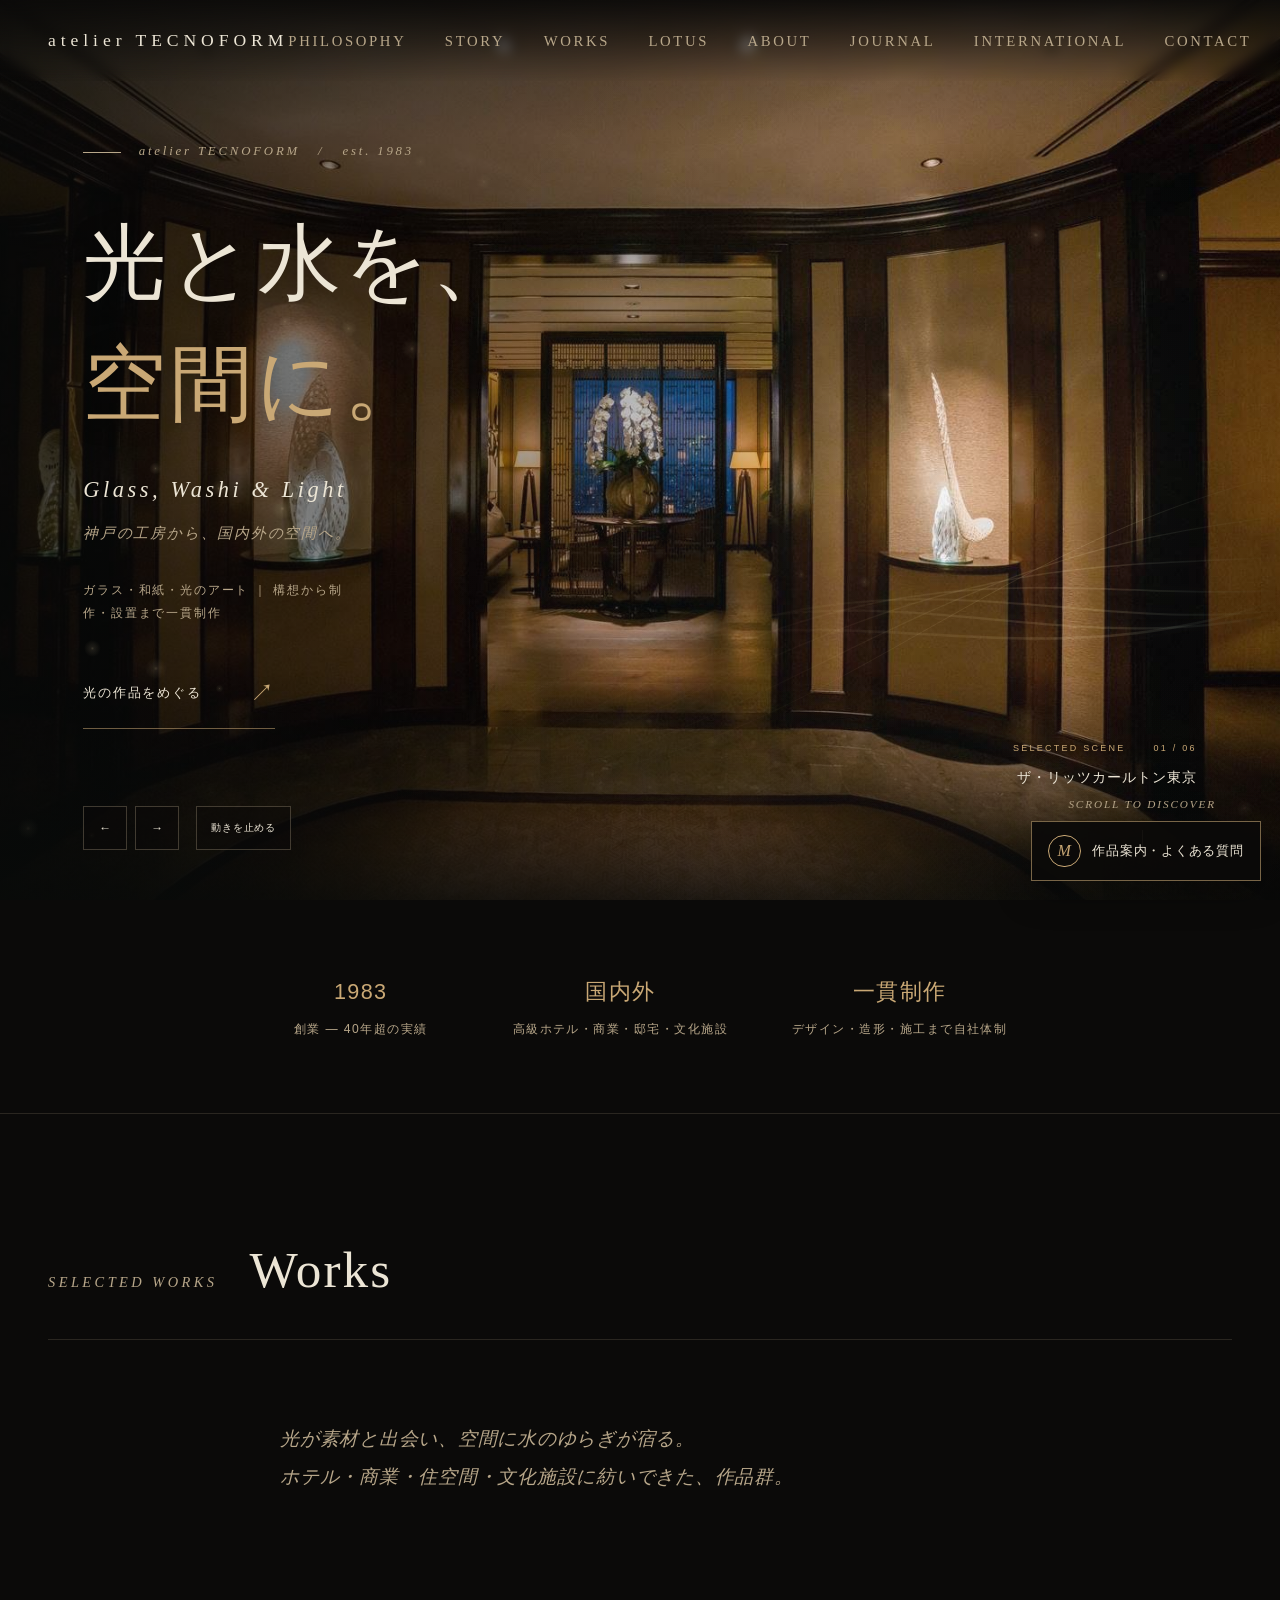
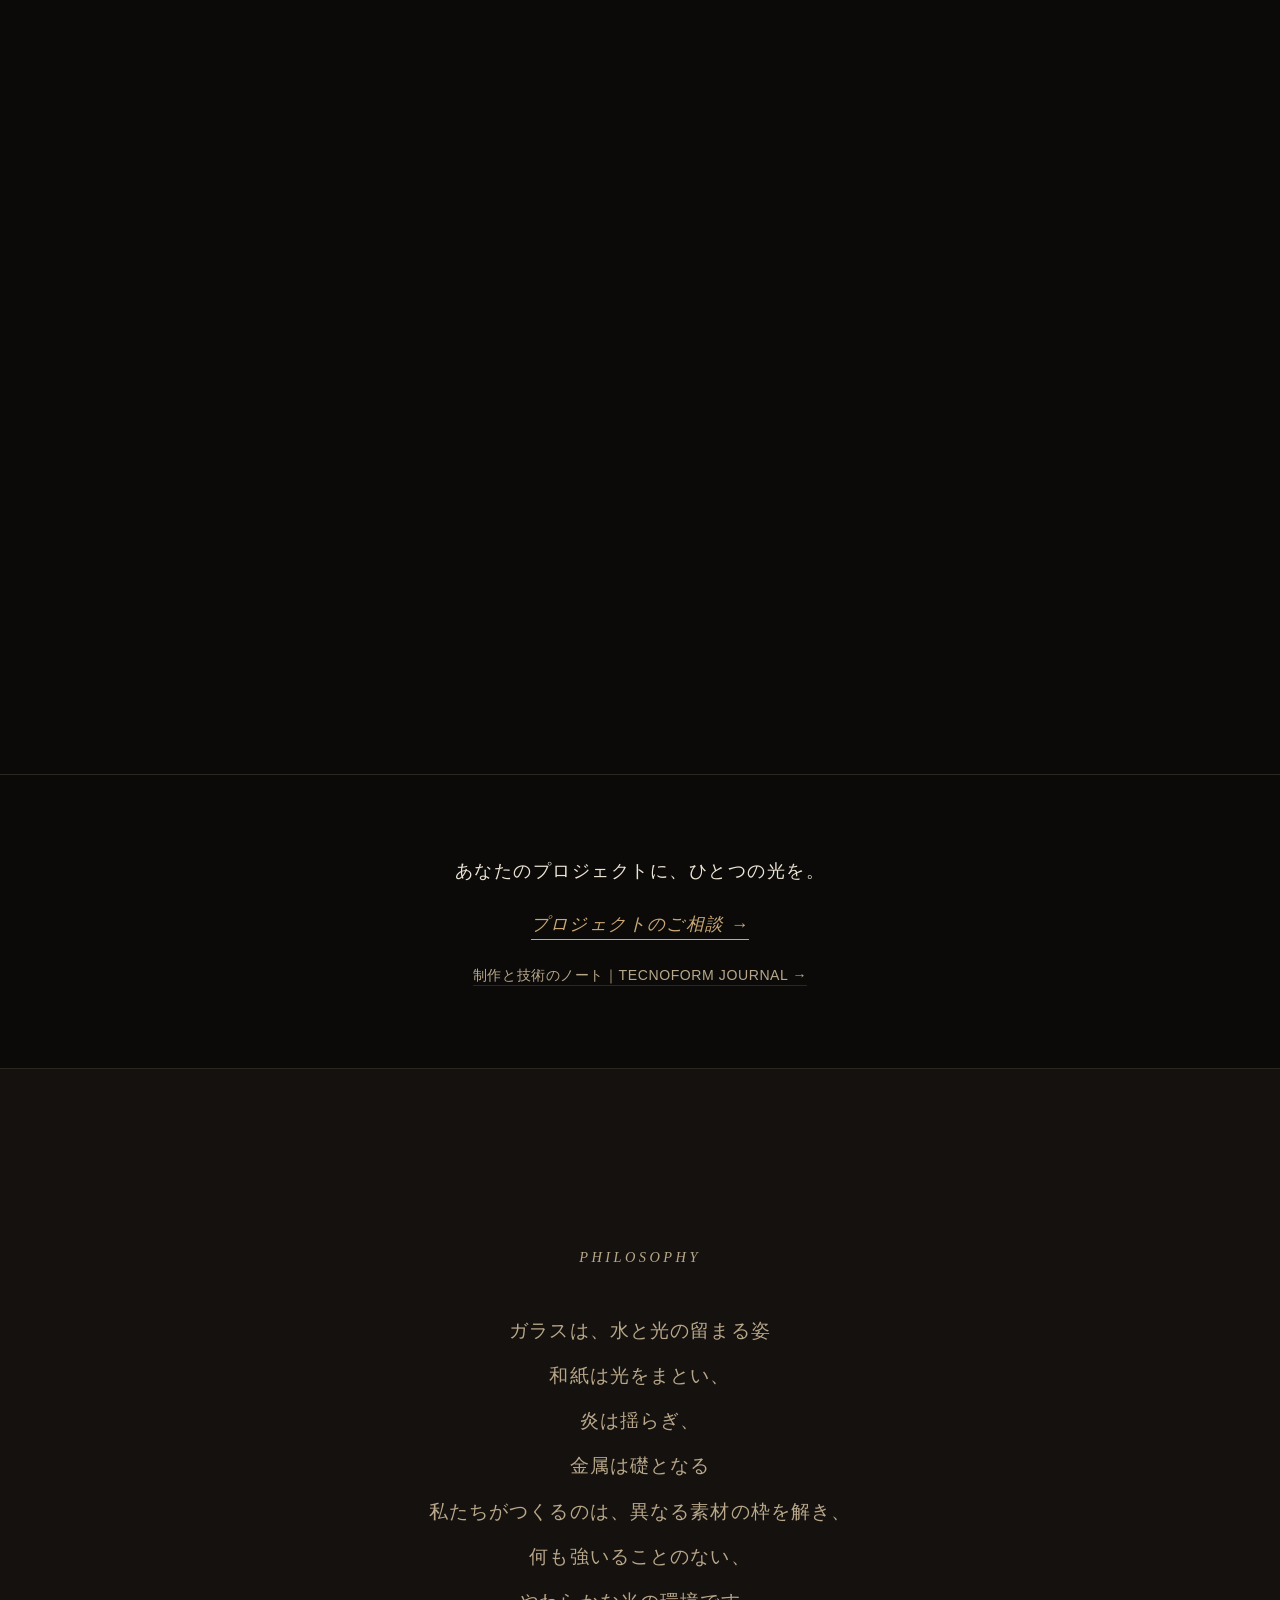
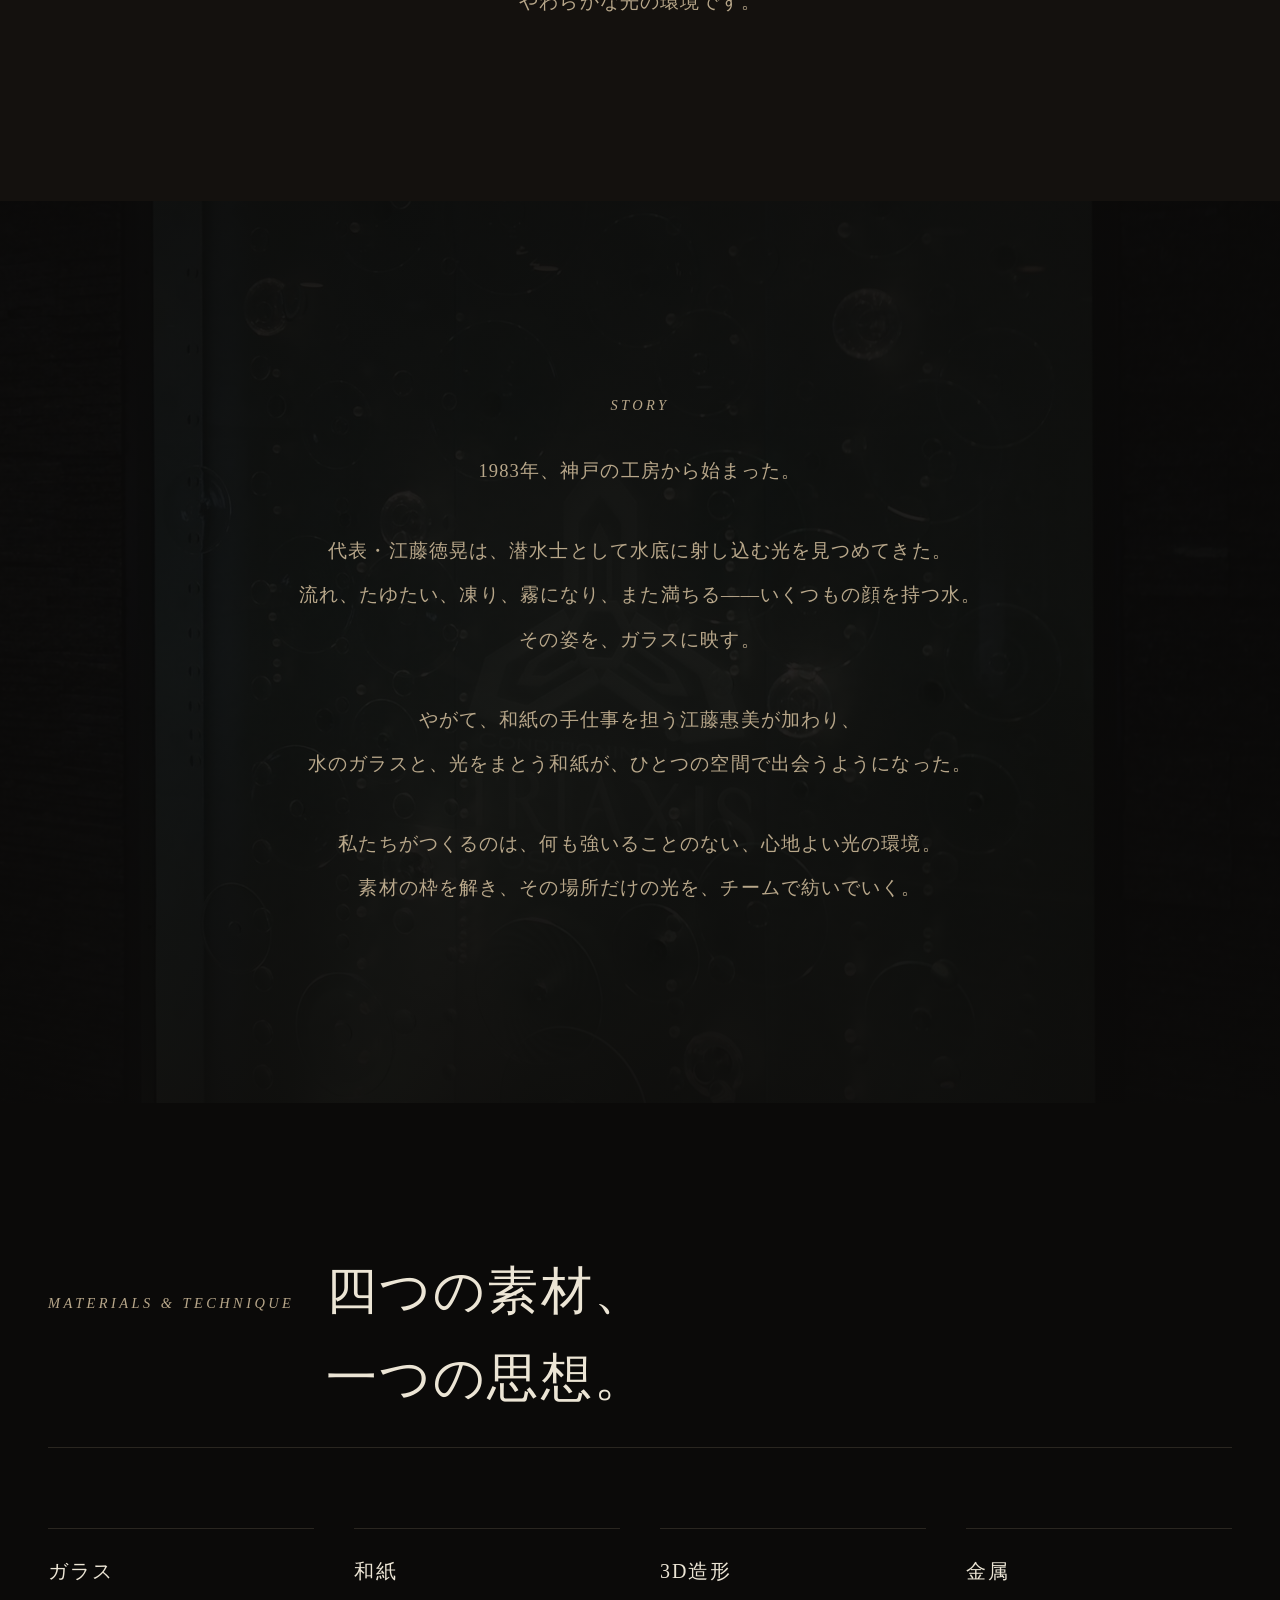
<file: index.html>
<!DOCTYPE html>
<html lang="ja">
<head>
<meta charset="UTF-8">
<!-- SECURITY_POLICY_START -->
<meta http-equiv="Content-Security-Policy" content="default-src 'none'; script-src 'self' https://static.cloudflareinsights.com/beacon.min.js 'sha256-0QXW3SSMK89h4ve4LZ7DhxfIRMof6m4+G/4NlZGAeOc=' 'sha256-Ssh4FKjEw2uCpDaNVX8OOgRW5KGB1gaHVszgd+mEMP4=' 'sha256-uzoPM01A/VZ/MULFYzMTDpdPjyl1V3IcK0tDwSUj8Kg='; script-src-attr 'none'; style-src 'self' 'unsafe-inline' https://fonts.googleapis.com; font-src 'self' https://fonts.gstatic.com; img-src 'self' data:; media-src 'self'; connect-src 'self' https://cloudflareinsights.com https://static.cloudflareinsights.com; object-src 'none'; base-uri 'none'; form-action 'none'; frame-src 'none'; worker-src 'none'">
<meta name="referrer" content="strict-origin-when-cross-origin">
<!-- SECURITY_POLICY_END -->
<meta name="viewport" content="width=device-width, initial-scale=1.0">
<title>ガラスアート・和紙・光の空間制作 | atelier TECNOFORM（神戸・1983〜）</title>
<meta name="description" content="ホテル・商業空間・邸宅・医療施設のガラスアート、和紙照明、光のインスタレーションを、構想から制作・設置まで一貫制作。ザ・リッツ・カールトン東京、三井不動産ほか実績多数。神戸の工房 atelier TECNOFORM。">
<meta name="keywords" content="光と水の作家,江藤徳晃,ガラスアート,和紙照明,パラメトリックデザイン,照明オブジェ,エントランスアート,高級ホテル内装,企業エントランス,邸宅アート,壁面アート,アトリエ,テクノフォルム">
<link rel="icon" type="image/svg+xml" href="favicon.svg">
<link rel="stylesheet" href="mirai.css?v=faq-20261107-1">
<!-- Open Graph -->
<meta property="og:title" content="ガラスアート・和紙・光の空間制作 | atelier TECNOFORM">
<meta property="og:description" content="ホテル・商業・邸宅・医療施設のガラスアート、和紙照明、光のインスタレーション。構想から制作・設置まで一貫制作。神戸の工房 atelier TECNOFORM。">
<meta property="og:type" content="website">
<meta property="og:url" content="https://atelier-tecnoform.com/">
<meta property="og:image" content="https://atelier-tecnoform.com/images/ogp.jpg">
<meta property="og:locale" content="ja_JP">
<meta property="og:site_name" content="atelier TECNOFORM">
<!-- Twitter Card -->
<meta name="twitter:card" content="summary_large_image">
<meta name="twitter:title" content="ガラスアート・和紙・光の空間制作 | atelier TECNOFORM">
<meta name="twitter:description" content="ホテル・商業・邸宅・医療施設のガラスアート、和紙照明、光のインスタレーション。神戸の工房 atelier TECNOFORM。">
<meta name="twitter:image" content="https://atelier-tecnoform.com/images/ogp.jpg">
<link rel="canonical" href="https://atelier-tecnoform.com/">
<link rel="preconnect" href="https://fonts.googleapis.com">
<link rel="preconnect" href="https://fonts.gstatic.com" crossorigin>
<link href="https://fonts.googleapis.com/css2?family=Cormorant+Garamond:ital,wght@0,300;0,400;0,500;1,300;1,400&family=Noto+Serif+JP:wght@200;300;400;500&family=Inter:wght@300;400;500&display=swap" rel="stylesheet">
<style>
:root {
  --ink: #0b0a09;
  --ink-soft: #14110e;
  --paper: #ece5d5;
  --paper-soft: #b8a78a;
  --paper-mute: #6a6258;
  --line: rgba(184, 167, 138, 0.18);
  --accent: #c9a875;
}
* { margin: 0; padding: 0; box-sizing: border-box; }
html { scroll-behavior: smooth; -webkit-font-smoothing: antialiased; }
body {
  background: var(--ink);
  color: var(--paper);
  font-family: 'Inter', 'Noto Serif JP', -apple-system, BlinkMacSystemFont, sans-serif;
  font-weight: 300;
  line-height: 1.7;
  overflow-x: hidden;
}
img { display: block; max-width: 100%; }
a { color: inherit; text-decoration: none; }

/* ===== NAVIGATION ===== */
.site-nav {
  position: fixed; top: 0; left: 0; right: 0;
  display: flex; justify-content: space-between; align-items: center;
  padding: 1.6rem 3rem;
  z-index: 100;
  background: linear-gradient(to bottom, rgba(11,10,9,0.92), rgba(11,10,9,0));
  backdrop-filter: blur(6px);
  -webkit-backdrop-filter: blur(6px);
  transition: padding 0.4s ease, background 0.4s ease;
}
.site-nav.scrolled {
  padding: 1rem 3rem;
  background: rgba(11,10,9,0.94);
}
.nav-logo {
  font-family: 'Cormorant Garamond', serif;
  font-size: 1.1rem; font-weight: 400;
  letter-spacing: 0.28em;
  color: var(--paper);
  white-space: nowrap;
}
.nav-links {
  list-style: none; display: flex; gap: 2.4rem;
}
.nav-links a {
  font-family: 'Cormorant Garamond', serif;
  font-size: 0.92rem; letter-spacing: 0.18em;
  text-transform: uppercase;
  color: var(--paper-soft);
  transition: color 0.3s ease;
}
.nav-links a:hover { color: var(--paper); }
.nav-toggle { display: none; background: none; border: none; color: var(--paper); cursor: pointer; }

@media (max-width: 768px) {
  .site-nav { padding: 1rem 1.2rem; }
  .nav-logo { font-size: 0.95rem; letter-spacing: 0.16em; }
  .nav-links { display: none; position: absolute; top: 100%; left: 0; right: 0;
    flex-direction: column; gap: 0; padding: 1rem 1.5rem 2rem;
    background: rgba(11,10,9,0.98); backdrop-filter: blur(8px); }
  .nav-links.open { display: flex; }
  .nav-links li { border-bottom: 1px solid var(--line); padding: 1.1rem 0; }
  .nav-toggle { display: block; font-size: 1.4rem; letter-spacing: 0.18em; }
}

/* ===== HERO ===== */
#hero {
  position: relative;
  min-height: 100vh; min-height: 100svh;
  display: flex; flex-direction: column; justify-content: center;
  padding: 0 3rem; overflow: hidden;
}
.hero-bg-slides {
  position: absolute; inset: 0; z-index: 0; overflow: hidden;
  background: var(--ink);
}
.hero-bg-slide {
  position: absolute; inset: 0;
  background-size: cover; background-position: center;
  opacity: 0;
  transition: opacity 2.4s ease-in-out;
}
.hero-bg-slide.active {
  opacity: 0.42;
  animation: kenBurns 12s ease-out forwards;
}
@keyframes kenBurns {
  0% { transform: scale(1.0); }
  100% { transform: scale(1.10); }
}
.hero-bg-veil {
  position: absolute; inset: 0; z-index: 1;
  background: 
    radial-gradient(ellipse at 30% 50%, transparent 0%, rgba(11,10,9,0.55) 70%),
    linear-gradient(to bottom, rgba(11,10,9,0.32) 0%, rgba(11,10,9,0.18) 40%, rgba(11,10,9,0.85) 100%);
}
.hero-content {
  position: relative; z-index: 2;
  max-width: 1100px; margin: 0 auto; width: 100%;
}
.hero-mark {
  font-family: 'Cormorant Garamond', serif; font-style: italic;
  font-size: 0.95rem; color: var(--paper-soft);
  letter-spacing: 0.32em;
  margin-bottom: 2.5rem;
  opacity: 0; animation: heroFadeUp 1.4s ease 0.3s forwards;
}
.hero-mark::before {
  content: ""; display: inline-block;
  width: 38px; height: 1px; background: var(--paper-soft);
  vertical-align: middle; margin-right: 1.1rem;
}
.hero-title {
  font-family: 'Noto Serif JP', serif;
  font-weight: 300;
  font-size: clamp(2.6rem, 7vw, 5.6rem);
  line-height: 1.28; letter-spacing: 0.04em;
  color: var(--paper);
  margin-bottom: 2.4rem;
  opacity: 0; animation: heroFadeUp 1.6s ease 0.7s forwards;
}
.hero-title em {
  font-style: normal; color: var(--accent);
  font-weight: 400;
}
.hero-sub {
  font-family: 'Cormorant Garamond', serif;
  font-style: italic; font-size: 1.15rem;
  color: var(--paper-soft);
  letter-spacing: 0.12em; max-width: 580px;
  line-height: 1.8;
  opacity: 0; animation: heroFadeUp 1.6s ease 1.1s forwards;
}
.hero-sub-poem {
  display: inline-block;
  font-style: italic;
  font-size: 1.45rem;
  letter-spacing: 0.16em;
  color: var(--paper);
  margin-bottom: 0.4rem;
}
.hero-scroll {
  position: absolute; bottom: 3rem; left: 50%;
  transform: translateX(-50%); z-index: 2;
  font-family: 'Cormorant Garamond', serif; font-style: italic;
  font-size: 0.85rem; letter-spacing: 0.4em;
  color: var(--paper-soft); text-transform: uppercase;
  opacity: 0; animation: heroFadeUp 1.6s ease 1.5s forwards;
}
.hero-scroll::after {
  content: ""; display: block;
  width: 1px; height: 48px; background: var(--paper-soft);
  margin: 1rem auto 0;
  animation: scrollLine 2.2s ease-in-out infinite;
  transform-origin: top;
}
@keyframes heroFadeUp {
  from { opacity: 0; transform: translateY(20px); }
  to { opacity: 1; transform: translateY(0); }
}
@keyframes scrollLine {
  0%, 100% { transform: scaleY(0.3); opacity: 0.3; }
  50% { transform: scaleY(1); opacity: 1; }
}
@media (max-width: 768px) {
  #hero { padding: 0 1.5rem; }
  .hero-mark { font-size: 0.78rem; margin-bottom: 1.8rem; }
  .hero-mark::before { width: 22px; margin-right: 0.8rem; }
  .hero-sub-poem { font-size: 1.18rem; letter-spacing: 0.12em; }
  .hero-scroll { font-size: 0.7rem; bottom: 2rem; }
  .hero-scroll::after { height: 32px; }
}

/* ===== SECTION COMMON ===== */
section {
  padding: 9rem 3rem;
  position: relative;
}
@media (max-width: 768px) {
  section { padding: 5rem 1.5rem; }
}
.section-head {
  max-width: 1280px; margin: 0 auto 5rem;
  display: flex; align-items: baseline; gap: 2rem;
  border-bottom: 1px solid var(--line);
  padding-bottom: 1.6rem;
}
.section-label {
  font-family: 'Cormorant Garamond', serif; font-style: italic;
  font-size: 0.9rem; letter-spacing: 0.24em;
  color: var(--paper-soft); text-transform: uppercase;
}
.section-title {
  font-family: 'Cormorant Garamond', serif; font-weight: 400;
  font-size: clamp(2rem, 4vw, 3.4rem);
  letter-spacing: 0.04em; color: var(--paper);
}
@media (max-width: 768px) {
  .section-head { margin-bottom: 3rem; flex-direction: column; gap: 0.4rem; align-items: flex-start; }
}

/* ===== WORKS ===== */
#works { padding-top: 7rem; }
.works-lead {
  max-width: 1280px; margin: 0 auto 4.5rem;
  font-family: 'Cormorant Garamond', serif; font-style: italic;
  font-size: 1.18rem; line-height: 2;
  color: var(--paper-soft);
  letter-spacing: 0.04em;
  max-width: 720px;
}
.works-grid {
  max-width: 1280px; margin: 0 auto;
  display: grid; grid-template-columns: repeat(2, 1fr);
  gap: 4rem 3rem;
}
@media (max-width: 768px) {
  .works-grid { grid-template-columns: 1fr; gap: 3rem; }
  .works-lead { font-size: 1.02rem; line-height: 1.85; margin-bottom: 3rem; }
}
.work-card {
  cursor: pointer; position: relative;
  transition: transform 0.7s cubic-bezier(0.22, 1, 0.36, 1);
}
.work-card.is-coming { cursor: default; opacity: 0.4; }
.work-card.is-coming .work-frame { min-height: 220px; }
.work-frame {
  position: relative;
  width: 100%;
  aspect-ratio: 4 / 3;
  background: var(--ink-soft);
  overflow: hidden;
  border: 1px solid var(--line);
  transition: border-color 0.6s ease;
}
.work-frame img {
  display: block;
  width: 100%; height: 100%;
  object-fit: cover;
  object-position: center;
  background: var(--ink);
  transition: transform 1.2s cubic-bezier(0.22, 1, 0.36, 1), filter 0.6s ease;
  filter: brightness(0.96);
}
.work-card:hover .work-frame { border-color: var(--accent); }
.work-card:hover .work-frame img { transform: scale(1.025); filter: brightness(1.0); }
.work-coming-mark {
  position: absolute; inset: 0;
  display: flex; align-items: center; justify-content: center;
  font-family: 'Cormorant Garamond', serif; font-style: italic;
  font-size: 0.95rem; letter-spacing: 0.32em;
  color: var(--paper-mute); text-transform: uppercase;
}
.work-meta {
  display: flex; justify-content: space-between; align-items: baseline;
  margin-top: 1.4rem; gap: 1.5rem;
  padding-bottom: 0.4rem;
}
.work-num {
  font-family: 'Cormorant Garamond', serif; font-style: italic;
  font-size: 0.95rem; color: var(--accent);
  letter-spacing: 0.2em; flex-shrink: 0;
}
.work-info { flex: 1; }
.work-name {
  font-family: 'Noto Serif JP', serif; font-weight: 400;
  font-size: 1.05rem; line-height: 1.55;
  color: var(--paper); letter-spacing: 0.02em;
}
.work-type {
  font-family: 'Cormorant Garamond', serif; font-style: italic;
  font-size: 0.85rem; color: var(--paper-soft);
  letter-spacing: 0.14em; margin-top: 0.4rem;
}
.work-imgcount {
  font-family: 'Cormorant Garamond', serif; font-style: italic;
  font-size: 0.78rem; color: var(--paper-mute);
  letter-spacing: 0.2em; flex-shrink: 0; align-self: flex-start;
  padding-top: 0.3rem;
}

/* ===== ABOUT / PHILOSOPHY ===== */
#about { background: var(--ink-soft); }
.about-grid {
  max-width: 1100px; margin: 0 auto;
  display: grid; grid-template-columns: 1fr 1.4fr;
  gap: 5rem; align-items: start;
}
.about-pull {
  font-family: 'Noto Serif JP', serif; font-weight: 300;
  font-size: clamp(1.3rem, 2.2vw, 1.7rem);
  line-height: 1.85; color: var(--paper);
  letter-spacing: 0.04em;
  border-left: 1px solid var(--accent);
  padding-left: 2rem;
}
.about-body {
  font-size: 0.98rem; line-height: 2.0;
  color: var(--paper-soft);
}
.about-body p + p { margin-top: 1.5rem; }
.about-body em {
  font-style: italic; color: var(--paper);
  font-family: 'Cormorant Garamond', serif;
}
@media (max-width: 768px) {
  .about-grid { grid-template-columns: 1fr; gap: 2.5rem; }
  .about-pull { padding-left: 1.2rem; font-size: 1.15rem; }
}

/* ===== TECHNOLOGY ===== */
.tech-list {
  max-width: 1100px; margin: 0 auto;
  display: grid; grid-template-columns: repeat(3, 1fr);
  gap: 0;
}
.tech-item {
  padding: 2rem 2rem 2rem 0;
  border-right: 1px solid var(--line);
}
.tech-item:nth-child(3n) { border-right: none; padding-right: 0; }
.tech-item:nth-child(n+4) { padding-top: 3rem; border-top: 1px solid var(--line); margin-top: 0; }
.tech-num {
  font-family: 'Cormorant Garamond', serif; font-style: italic;
  font-size: 0.85rem; color: var(--accent);
  letter-spacing: 0.24em; margin-bottom: 0.8rem;
}
.tech-title {
  font-family: 'Noto Serif JP', serif; font-weight: 400;
  font-size: 1.1rem; color: var(--paper);
  margin-bottom: 0.8rem; line-height: 1.5;
}
.tech-desc {
  font-size: 0.88rem; line-height: 1.85;
  color: var(--paper-soft);
}
@media (max-width: 768px) {
  .tech-list { grid-template-columns: 1fr; }
  .tech-item { border-right: none; border-bottom: 1px solid var(--line); padding: 1.6rem 0; }
  .tech-item:nth-child(n+4) { padding-top: 1.6rem; border-top: none; }
  .tech-item:last-child { border-bottom: none; }
}

/* ===== CLIENTS ===== */
#clients { background: var(--ink-soft); }
.clients-grid {
  max-width: 1100px; margin: 0 auto;
  columns: 3; column-gap: 4rem;
  font-size: 0.92rem;
  color: var(--paper-soft);
  line-height: 2.1;
}
.clients-grid li {
  list-style: none;
  break-inside: avoid;
  padding: 0.15rem 0;
}
@media (max-width: 768px) {
  .clients-grid { columns: 1; }
}

/* ===== CONTACT ===== */
#contact { text-align: center; padding: 8rem 3rem; }
.contact-tagline {
  font-family: 'Cormorant Garamond', serif; font-style: italic;
  font-size: clamp(1.4rem, 2.5vw, 2rem);
  color: var(--paper-soft);
  margin-bottom: 2.4rem; letter-spacing: 0.06em;
  line-height: 1.6;
}
.contact-mail {
  font-family: 'Cormorant Garamond', serif;
  font-size: clamp(1.6rem, 3.5vw, 2.6rem);
  color: var(--accent);
  letter-spacing: 0.12em;
  border-bottom: 1px solid var(--accent);
  padding-bottom: 0.4rem;
  display: inline-block;
  transition: color 0.4s ease, border-color 0.4s ease;
}
.contact-mail:hover { color: var(--paper); border-color: var(--paper); }
.contact-info {
  margin-top: 3rem;
  font-size: 0.92rem; color: var(--paper-mute);
  letter-spacing: 0.08em;
  line-height: 2;
}
footer {
  border-top: 1px solid var(--line);
  padding: 2rem 3rem;
  text-align: center;
  font-family: 'Cormorant Garamond', serif; font-style: italic;
  font-size: 0.78rem; letter-spacing: 0.2em;
  color: var(--paper-mute);
}

/* ===== LIGHTBOX ===== */
.lightbox {
  position: fixed; inset: 0; z-index: 200;
  background: #0b0a09;
  display: none;
  opacity: 0; transition: opacity 0.45s ease;
  overflow-y: auto; -webkit-overflow-scrolling: touch;
}
.lightbox.is-open { display: block; opacity: 1; }
.lb-header {
  padding: 1.2rem 2rem;
  display: flex; justify-content: space-between; align-items: center;
  border-bottom: 1px solid var(--line);
  position: sticky; top: 0; z-index: 10;
  background: #0b0a09;
}
.lb-counter {
  font-family: 'Cormorant Garamond', serif; font-style: italic;
  font-size: 0.95rem; letter-spacing: 0.22em;
  color: var(--paper-soft);
}
.lb-close {
  background: none; border: none; cursor: pointer;
  color: var(--paper); font-size: 1.6rem;
  font-family: 'Cormorant Garamond', serif;
  width: 44px; height: 44px;
  display: flex; align-items: center; justify-content: center;
  border: 1px solid var(--line);
  transition: border-color 0.3s ease, color 0.3s ease;
}
.lb-close:hover { border-color: var(--accent); color: var(--accent); }

.lb-stage {
  position: relative;
  display: flex; align-items: center; justify-content: center;
  padding: 2rem;
  width: 100%; box-sizing: border-box;
}
.lb-img-wrap {
  position: relative;
  width: 100%;
  display: flex; align-items: center; justify-content: center;
}
.lb-img {
  max-width: 100%; max-height: 78vh;
  width: auto; height: auto;
  object-fit: contain;
  transition: opacity 0.4s ease;
  box-shadow: 0 30px 80px rgba(0,0,0,0.5);
}
.lb-img.loading { opacity: 0; }

.lb-nav {
  position: absolute; top: 50%;
  transform: translateY(-50%);
  background: rgba(11,10,9,0.85); border: 1px solid rgba(255,255,255,0.3);
  color: #ffffff; cursor: pointer;
  width: 52px; height: 52px;
  display: flex; align-items: center; justify-content: center;
  font-family: 'Cormorant Garamond', serif;
  font-size: 1.8rem;
  transition: border-color 0.3s ease, color 0.3s ease, background 0.3s ease;
  z-index: 2;
}
.lb-nav:hover { border-color: var(--accent); color: var(--accent); background: rgba(11,10,9,0.95); }
.lb-prev { left: 1.5rem; }
.lb-next { right: 1.5rem; }
.lb-nav.is-hidden { display: none; }

.lb-footer {
  display: block;
  padding: 2rem 2rem 2.4rem;
  border-top: 1px solid var(--line);
  max-width: 1100px;
  margin: 0 auto;
  width: 100%;
  box-sizing: border-box;
  text-align: center;
  background: transparent;
}
.lb-title {
  font-family: 'Noto Serif JP', serif; font-weight: 400;
  font-size: clamp(1.1rem, 2vw, 1.5rem);
  color: var(--paper); letter-spacing: 0.04em; line-height: 1.55;
  margin-bottom: 0.6rem;
}
.lb-meta {
  font-family: 'Cormorant Garamond', serif; font-style: italic;
  font-size: 0.9rem; letter-spacing: 0.18em;
  color: var(--paper-soft);
  margin-bottom: 1rem;
}
.lb-desc {
  font-family: 'Noto Serif JP', serif;
  font-size: 1.1rem; line-height: 2.1;
  font-weight: 500;
  color: #ffffff;
  max-width: 640px; margin: 0 auto 1.4rem;
  text-align: left;
  letter-spacing: 0.03em;
}
.lb-desc em {
  font-style: italic;
  color: var(--accent);
  font-weight: 600;
  letter-spacing: 0.05em;
}
.lb-desc:empty { display: none; }
.lb-credit {
  font-family: 'Cormorant Garamond', serif; font-style: italic;
  font-size: 0.82rem; line-height: 1.85;
  color: var(--paper-mute);
  letter-spacing: 0.04em;
}
.lb-credit:empty { display: none; }

/* タイトル+メタを画像の上に配置 */
.lb-caption {
  display: block;
  padding: 1.8rem 2rem 1.2rem;
  text-align: left;
  max-width: 1100px;
  margin: 0 auto;
  width: 100%;
  box-sizing: border-box;
}
.lb-caption .lb-title {
  font-family: 'Noto Serif JP', serif; font-weight: 400;
  font-size: clamp(1.2rem, 2.4vw, 1.7rem);
  color: var(--paper); letter-spacing: 0.04em; line-height: 1.55;
  margin-bottom: 0.7rem;
}
.lb-caption .lb-meta {
  font-family: 'Cormorant Garamond', serif; font-style: italic;
  font-size: 0.95rem; letter-spacing: 0.22em;
  color: var(--accent);
  margin-bottom: 0;
}
.lb-back {
  margin-top: 2rem;
  background: transparent;
  border: 1px solid var(--line);
  color: var(--paper);
  font-family: 'Cormorant Garamond', serif;
  font-size: 0.95rem;
  letter-spacing: 0.18em;
  padding: 0.9rem 1.8rem;
  cursor: pointer;
  transition: border-color 0.3s ease, color 0.3s ease, background 0.3s ease;
}
.lb-back:hover, .lb-back:active { border-color: var(--accent); color: var(--accent); background: rgba(201, 168, 117, 0.08); }

/* ===== SCROLL TOP BUTTON ===== */
.scroll-top {
  position: fixed; right: 1.2rem; bottom: 1.2rem;
  width: 46px; height: 46px;
  border-radius: 50%;
  background: rgba(11, 10, 9, 0.78);
  border: 1px solid var(--line);
  color: var(--paper);
  font-size: 1.25rem; line-height: 1;
  cursor: pointer; z-index: 150;
  opacity: 0; pointer-events: none;
  transform: translateY(8px);
  transition: opacity 0.35s ease, transform 0.35s ease, border-color 0.3s ease, color 0.3s ease;
  backdrop-filter: blur(6px); -webkit-backdrop-filter: blur(6px);
}
.scroll-top.is-visible { opacity: 1; pointer-events: auto; transform: translateY(0); }
.scroll-top:hover, .scroll-top:active { border-color: var(--accent); color: var(--accent); }

@media (max-width: 768px) {
  .lb-header { padding: 0.8rem 1rem; }
  .lb-close { width: 38px; height: 38px; font-size: 1.4rem; }
  .lb-caption { padding: 1.2rem 1.2rem 0.8rem; }
  .lb-stage { padding: 1rem; }
  .lb-img { max-height: 60vh; }
  .lb-nav { width: 44px; height: 44px; font-size: 1.6rem; background: rgba(0,0,0,0.75); border-color: rgba(255,255,255,0.4); }
  .lb-prev { left: 0.4rem; }
  .lb-next { right: 0.4rem; }
  .lb-footer { padding: 1.4rem 1.2rem 1.8rem; }
  .lb-back { font-size: 0.88rem; padding: 0.8rem 1.4rem; }
  .scroll-top { right: 0.9rem; bottom: 0.9rem; width: 42px; height: 42px; font-size: 1.15rem; }
}

/* ===== SCROLL REVEAL ===== */
.reveal { opacity: 0; transform: translateY(28px); transition: opacity 0.9s ease, transform 0.9s cubic-bezier(0.22, 1, 0.36, 1); }
.reveal.in { opacity: 1; transform: translateY(0); }
.about-corp { margin-top: 1.6rem; font-size: 0.85rem; color: var(--paper-mute); line-height: 1.9; letter-spacing: 0.03em; }
.about-body em { font-style: normal; color: var(--paper); }

/* ===== CONCEPT ===== */
#concept {
  background: var(--ink-soft);
  text-align: center;
  padding: 11rem 3rem;
}
.concept-inner { max-width: 760px; margin: 0 auto; }
#concept .section-label { display: block; margin-bottom: 2.4rem; }
.concept-head {
  font-family: 'Noto Serif JP', serif; font-weight: 300;
  font-size: clamp(1.7rem, 4vw, 2.8rem);
  letter-spacing: 0.08em; color: var(--paper);
  margin-bottom: 2.8rem; line-height: 1.5;
}
.concept-body {
  font-family: 'Noto Serif JP', serif; font-weight: 300;
  font-size: clamp(1rem, 1.6vw, 1.18rem);
  line-height: 2.4; letter-spacing: 0.06em;
  color: var(--paper-soft);
}
@media (max-width: 768px) {
  #concept { padding: 6rem 1.6rem; }
  .concept-body { line-height: 2.2; text-align: left; }
}

/* ===== STORY ===== */
#story {
  position: relative; overflow: hidden;
  padding: 12rem 3rem;
}
.story-bg {
  position: absolute; inset: 0;
  background-size: cover; background-position: center;
  filter: saturate(0.7) brightness(0.5);
  transform: scale(1.05);
  z-index: 0;
}
.story-veil {
  position: absolute; inset: 0; z-index: 1;
  background: linear-gradient(180deg, rgba(11,10,9,0.86), rgba(11,10,9,0.78), rgba(11,10,9,0.92));
}
.story-inner {
  position: relative; z-index: 2;
  max-width: 760px; margin: 0 auto; text-align: center;
}
#story .section-label { display: block; margin-bottom: 2rem; }
.story-head {
  font-family: 'Noto Serif JP', serif; font-weight: 300;
  font-size: clamp(1.8rem, 4.4vw, 3rem);
  letter-spacing: 0.08em; color: var(--paper);
  margin-bottom: 2.6rem; line-height: 1.5;
}
.story-body {
  font-family: 'Noto Serif JP', serif; font-weight: 300;
  font-size: clamp(1rem, 1.6vw, 1.16rem);
  line-height: 2.4; letter-spacing: 0.06em;
  color: var(--paper-soft);
}
.story-body + .story-body { margin-top: 2.2rem; }
.story-divider {
  width: 1px; height: 64px; margin: 4rem auto;
  background: linear-gradient(to bottom, transparent, var(--accent), transparent);
}
.story-subhead {
  font-family: 'Cormorant Garamond', serif; font-style: italic;
  font-weight: 400; font-size: clamp(1.2rem, 2.4vw, 1.6rem);
  letter-spacing: 0.06em; color: var(--paper);
  margin-bottom: 1.8rem;
}
.story-body-sm { font-size: clamp(0.95rem, 1.4vw, 1.05rem); line-height: 2.2; }
.story-body em, .mebius-body em { font-style: normal; color: var(--accent); }
@media (max-width: 768px) {
  #story { padding: 6.5rem 1.6rem; }
  .story-body { text-align: left; line-height: 2.15; }
  .story-divider { margin: 3rem auto; }
}

/* ===== MATERIALS ===== */
.materials-grid {
  max-width: 1280px; margin: 0 auto 3.5rem;
  display: grid; grid-template-columns: repeat(4, 1fr); gap: 2.5rem;
}
.material-item { padding-top: 1.6rem; border-top: 1px solid var(--line); }
.material-name {
  font-family: 'Noto Serif JP', serif; font-weight: 400;
  font-size: 1.25rem; letter-spacing: 0.1em; color: var(--paper);
  margin-bottom: 1rem;
}
.material-desc {
  font-size: 0.92rem; line-height: 1.9; color: var(--paper-mute);
  letter-spacing: 0.03em;
}
.materials-trust {
  max-width: 1280px; margin: 0 auto 5rem;
  font-family: 'Cormorant Garamond', serif; font-style: italic;
  font-size: 1.1rem; color: var(--paper-soft); letter-spacing: 0.04em;
  padding-top: 2rem; border-top: 1px solid var(--line);
}
@media (max-width: 768px) {
  .materials-grid { grid-template-columns: repeat(2, 1fr); gap: 1.8rem 1.4rem; margin-bottom: 2.5rem; }
  .materials-trust { margin-bottom: 3rem; font-size: 1rem; }
}

/* ===== MEBIUS ===== */
#mebius {
  display: grid; grid-template-columns: 1.1fr 0.9fr; gap: 4rem; align-items: center;
  max-width: 1280px; margin: 0 auto; padding: 9rem 3rem;
}
.mebius-media { overflow: hidden; }
.mebius-media img {
  width: 100%; height: 100%; max-height: 560px; object-fit: cover;
  filter: saturate(0.85);
}
.mebius-text { padding: 1rem 0; }
#mebius .section-label { display: block; margin-bottom: 1.6rem; }
.mebius-head {
  font-family: 'Cormorant Garamond', serif; font-weight: 400;
  font-size: clamp(2.4rem, 5vw, 3.8rem); letter-spacing: 0.05em;
  color: var(--accent); line-height: 1.1; margin-bottom: 1.8rem;
}
.mebius-head-sub {
  display: block; margin-top: 0.8rem;
  font-family: 'Noto Serif JP', serif; font-weight: 300;
  font-size: clamp(1.05rem, 2vw, 1.4rem); letter-spacing: 0.08em;
  color: var(--paper);
}
.mebius-body {
  font-family: 'Noto Serif JP', serif; font-weight: 300;
  font-size: 1.05rem; line-height: 2.2; letter-spacing: 0.05em;
  color: var(--paper-soft); margin-bottom: 1.6rem;
}
.mebius-note { font-size: 0.82rem; color: var(--paper-mute); letter-spacing: 0.04em; }
@media (max-width: 900px) {
  #mebius { grid-template-columns: 1fr; gap: 2.2rem; padding: 6rem 1.6rem; }
  .mebius-media img { max-height: 380px; }
}

/* ===== CONTACT additions ===== */
#contact { text-align: center; }
#contact .section-label { display: block; margin-bottom: 2rem; }
.contact-lead {
  font-family: 'Noto Serif JP', serif; font-weight: 300;
  font-size: 1.02rem; line-height: 2; color: var(--paper-soft);
  letter-spacing: 0.05em; margin: 0 auto 3rem; max-width: 560px;
}
.contact-cta {
  display: inline-block; margin-bottom: 3.5rem;
  font-family: 'Cormorant Garamond', serif; font-size: 1.15rem;
  letter-spacing: 0.18em; text-transform: uppercase; color: var(--ink);
  background: var(--accent); padding: 1.1rem 3.2rem;
  border: 1px solid var(--accent); border-radius: 1px;
  transition: background 0.3s ease, color 0.3s ease;
}
.contact-cta:hover { background: transparent; color: var(--accent); }
.contact-info a { border-bottom: 1px solid var(--line); transition: border-color 0.3s ease; }
.contact-info a:hover { border-color: var(--accent); }
.contact-info-sub { margin-top: 2.4rem; font-size: 0.82rem; color: var(--paper-mute); }
@media (max-width: 768px) {
  .contact-cta { padding: 1rem 2.6rem; font-size: 1.05rem; }
}


/* ===== TECH DESIGN PROCESS ===== */
.tech-process { max-width: 1100px; margin: 5rem auto 0; padding-top: 3rem; border-top: 1px solid var(--line); }
.tech-process-label { font-family: 'Cormorant Garamond', serif; font-style: italic; font-size: 0.85rem; color: var(--accent); letter-spacing: 0.24em; margin-bottom: 0.9rem; }
.tech-process-title { font-family: 'Cormorant Garamond', serif; font-weight: 400; font-size: clamp(1.6rem, 3vw, 2.4rem); letter-spacing: 0.04em; color: var(--paper); margin-bottom: 1.4rem; }
.tech-process-lead { max-width: 760px; font-size: 0.95rem; line-height: 1.95; color: var(--paper-soft); margin-bottom: 3rem; }
.tech-process-grid { display: grid; grid-template-columns: repeat(2, 1fr); gap: 1.4rem; }
.tech-process-grid figure { margin: 0; }
.tech-process-grid img { width: 100%; aspect-ratio: 16 / 10; object-fit: cover; border: 1px solid var(--line); }
.tech-process-grid img.is-screen { object-fit: contain; background: var(--ink); }
.tech-process-grid figcaption { margin-top: 0.85rem; font-family: 'Cormorant Garamond', serif; font-style: italic; font-size: 0.82rem; color: var(--accent); letter-spacing: 0.12em; }
.tech-process-cap { margin-top: 2.4rem; font-size: 0.76rem; line-height: 1.8; color: var(--paper-mute); letter-spacing: 0.03em; }
@media (max-width: 768px) { .tech-process { margin-top: 3.5rem; } .tech-process-grid { grid-template-columns: 1fr; gap: 2rem; } }

/* ===== 営業向け追加(positioning / trust / mid-cta) ===== */
.hero-positioning{ font-size:.8rem; letter-spacing:.16em; line-height:1.9; color:var(--paper-soft); margin-top:1.9rem; max-width:30em; opacity:0; animation:heroFadeUp 1.4s ease .9s forwards; }
#trust{ padding:4.6rem 1.5rem; border-bottom:1px solid var(--line); }
.trust-bar{ max-width:1000px; margin:0 auto; display:flex; flex-wrap:wrap; justify-content:center; gap:2.4rem 4rem; text-align:center; }
.trust-cell{ display:flex; flex-direction:column; gap:.55rem; min-width:11rem; }
.trust-num{ font-size:1.35rem; letter-spacing:.06em; color:var(--accent); }
.trust-label{ font-size:.76rem; letter-spacing:.12em; color:var(--paper-soft); line-height:1.7; }
.mid-cta-band{ padding:5rem 1.5rem; text-align:center; border-top:1px solid var(--line); border-bottom:1px solid var(--line); }
.mid-cta-text{ font-size:1.15rem; letter-spacing:.08em; color:var(--paper); margin-bottom:1.5rem; }
.mid-cta-link{ font-family:'Cormorant Garamond',serif; font-style:italic; font-size:1.1rem; letter-spacing:.08em; color:var(--accent); border-bottom:1px solid var(--accent); padding-bottom:.3rem; transition:opacity .3s; }
.mid-cta-link:hover{ opacity:.6; }
.mid-cta-journal{ margin-top:1.5rem; font-size:.88rem; color:var(--paper-soft); letter-spacing:.04em; }
.mid-cta-journal a{ color:var(--paper-soft); border-bottom:1px solid var(--line); padding-bottom:.15rem; transition:color .3s,border-color .3s; }
.mid-cta-journal a:hover{ color:var(--paper); border-color:var(--paper-soft); }
@media(max-width:640px){ .trust-bar{ gap:2rem; } .trust-cell{ min-width:0; width:100%; } }
.lang-toggle{ background:none; border:1px solid var(--line); color:var(--paper-soft); font-family:'Cormorant Garamond',serif; font-size:.85rem; letter-spacing:.14em; padding:.1rem .65rem; cursor:pointer; transition:color .3s,border-color .3s; }
.lang-toggle:hover{ color:var(--accent); border-color:var(--accent); }

/* Approved workshop introduction — 2026-10-10 */
.workshop-introduction { max-width: 48rem; margin: 0 0 2.5rem; overflow-wrap: anywhere; }
.workshop-introduction p { font-family: "Noto Serif JP", serif; font-size: 0.92rem; line-height: 2.15; color: var(--paper-soft); margin: 0 0 1.15rem; }
.workshop-introduction .workshop-opening { color: var(--paper); font-size: 1.08rem; }
.workshop-introduction .workshop-note { border-top: 1px solid var(--line); padding-top: 1rem; font-size: 0.88rem; color: var(--paper-soft); }
@media (max-width: 600px) { .workshop-introduction { max-width: 100%; margin-bottom: 2rem; } .workshop-introduction p { font-size: 0.88rem; line-height: 2.05; } .workshop-introduction .workshop-opening { font-size: 1rem; } .workshop-introduction .workshop-note { font-size: 0.84rem; } }
</style>
<script type="application/ld+json">
{
  "@context": "https://schema.org",
  "@graph": [
    {
      "@type": "Organization",
      "@id": "https://atelier-tecnoform.com/#org",
      "name": "atelier TECNOFORM",
      "legalName": "株式会社アトリエ・テクノフォルム",
      "url": "https://atelier-tecnoform.com/",
      "foundingDate": "1983",
      "email": "info@atelier-tecnoform.com",
      "telephone": "+81-78-821-7551",
      "address": {
        "@type": "PostalAddress",
        "streetAddress": "住吉山手3-3-18",
        "addressLocality": "神戸市東灘区",
        "addressRegion": "兵庫県",
        "addressCountry": "JP"
      },
      "founder": { "@id": "https://atelier-tecnoform.com/#person" },
      "sameAs": [
        "https://www.instagram.com/noriaki_etoh/",
        "https://www.facebook.com/atelier.tecno.form/"
      ]
    },
    {
      "@type": "Person",
      "@id": "https://atelier-tecnoform.com/#person",
      "name": "江藤徳晃",
      "alternateName": "Noriaki Eto",
      "jobTitle": "光と水の作家",
      "worksFor": { "@id": "https://atelier-tecnoform.com/#org" },
      "url": "https://atelier-tecnoform.com/"
    }
  ]
}
</script>
<style>
#hero-water{ position:absolute; inset:0; z-index:1; pointer-events:none;
  mix-blend-mode:screen; opacity:0.56; filter:blur(1.5px); -webkit-filter:blur(1.5px); }
</style>
<link rel="stylesheet" href="cinematic.css">
</head>
<body>

<nav class="site-nav">
  <a href="#hero" class="nav-logo">atelier TECNOFORM</a>
  <button class="nav-toggle" type="button" aria-label="menu" aria-expanded="false" aria-controls="primary-navigation">MENU</button>
  <ul class="nav-links" id="primary-navigation">
    <li><a href="#concept">Philosophy</a></li>
    <li><a href="#story">Story</a></li>
    <li><a href="#works">Works</a></li>
    <li><a href="lotus.html">Lotus</a></li>
    <li><a href="#about">About</a></li>
    <li><a href="journal.html">Journal</a></li>
    <li><a href="international.html">International</a></li>
    <li><a href="#contact">Contact</a></li>
    <li><button class="lang-toggle" id="langToggle" type="button" aria-label="英語に切り替える">EN</button></li>
  </ul>
</nav>

<!-- HERO -->
<section id="hero">
  <!-- HERO_ROTATION_START -->
  <div class="hero-bg-slides">
    <div class="hero-bg-slide active" style="background-image: url('images/ritz-club-foyer.jpg');"></div>
    <div class="hero-bg-slide" style="background-image: url('images/ritz-bar-lounge-01.jpg');"></div>
    <div class="hero-bg-slide" style="background-image: url('images/park-tower-harumi.jpg');"></div>
    <div class="hero-bg-slide" style="background-image: url('images/minowashi-fantasia-01.jpg');"></div>
    <div class="hero-bg-slide" style="background-image: url('images/iikids-osaka-bentencho.jpg');"></div>
    <div class="hero-bg-slide" style="background-image: url('images/daikin-tottori.jpg');"></div>
  </div>
  <!-- HERO_ROTATION_END -->

  <div class="hero-bg-veil"></div>
  <canvas id="light-field" aria-hidden="true"></canvas>
  <div class="hero-orbit" aria-hidden="true"><span>LIGHT / MATERIAL / SPACE</span></div>
  <div class="hero-content">
    <p class="hero-mark">atelier TECNOFORM &nbsp; / &nbsp; est. 1983</p>
    <h1 class="hero-title">光と水を、<br><em>空間に。</em></h1>
    <p class="hero-sub"><em class="hero-sub-poem">Glass, Washi &amp; Light</em><br>神戸の工房から、国内外の空間へ。</p>
    <p class="hero-positioning">ガラス・和紙・光のアート ｜ 構想から制作・設置まで一貫制作</p>
    <a class="hero-enter" href="#works"><span data-cinema-ja="光の作品をめぐる" data-cinema-en="Explore the works">光の作品をめぐる</span><span aria-hidden="true">↗</span></a>
  </div>
  <a class="hero-scroll" href="#works">Scroll to discover</a>
  <div class="scene-caption"><span class="scene-kicker">SELECTED SCENE <span id="scene-number">01 / 06</span></span><p id="scene-title">ザ・リッツ・カールトン東京</p></div>
  <div class="scene-controls" aria-label="作品写真と動きの操作">
    <button type="button" id="scene-prev" aria-label="前の作品写真">←</button>
    <button type="button" id="scene-next" aria-label="次の作品写真">→</button>
    <button type="button" id="motion-toggle" aria-pressed="false">動きを止める</button>
  </div>
</section>

<!-- TRUST BAR -->
<section id="trust">
  <div class="trust-bar reveal">
    <div class="trust-cell"><span class="trust-num">1983</span><span class="trust-label">創業 — 40年超の実績</span></div>
    <div class="trust-cell"><span class="trust-num">国内外</span><span class="trust-label">高級ホテル・商業・邸宅・文化施設</span></div>
    <div class="trust-cell"><span class="trust-num">一貫制作</span><span class="trust-label">デザイン・造形・施工まで自社体制</span></div>
  </div>
</section>

<!-- WORKS -->
<section id="works">
  <div class="section-head">
    <span class="section-label">Selected Works</span>
    <h2 class="section-title">Works</h2>
  </div>
  <p class="works-lead reveal">光が素材と出会い、空間に水のゆらぎが宿る。<br>ホテル・商業・住空間・文化施設に紡いできた、作品群。</p>
  <div class="works-grid" id="worksGrid">
    <!-- JSで動的生成 -->
  </div>
</section>

<!-- MID CTA -->
<section class="mid-cta-band reveal">
  <p class="mid-cta-text">あなたのプロジェクトに、ひとつの光を。</p>
  <a href="#contact" class="mid-cta-link">プロジェクトのご相談 →</a>
  <p class="mid-cta-journal"><a href="journal.html">制作と技術のノート｜TECNOFORM JOURNAL →</a></p>
</section>

<!-- CONCEPT -->
<section id="concept">
  <div class="concept-inner reveal">
    <span class="section-label">Philosophy</span>
    <p class="concept-body">
      ガラスは、水と光の留まる姿<br>
      和紙は光をまとい、<br>
      炎は揺らぎ、<br>
      金属は礎となる
    </p>
    <p class="concept-body">
      私たちがつくるのは、異なる素材の枠を解き、<br>
      何も強いることのない、<br>
      やわらかな光の環境です。
    </p>
  </div>
</section>

<!-- STORY -->
<section id="story">
  <div class="story-bg" style="background-image: url('images/triaxis-05.jpg');"></div>
  <div class="story-veil"></div>
  <div class="story-inner">
    <span class="section-label reveal">Story</span>
    <p class="story-body reveal">
      1983年、神戸の工房から始まった。
    </p>
    <p class="story-body reveal">
      代表・江藤徳晃は、潜水士として水底に射し込む光を見つめてきた。<br>
      流れ、たゆたい、凍り、霧になり、また満ちる——いくつもの顔を持つ水。<br>
      その姿を、ガラスに映す。
    </p>
    <p class="story-body reveal">
      やがて、和紙の手仕事を担う江藤惠美が加わり、<br>
      水のガラスと、光をまとう和紙が、ひとつの空間で出会うようになった。
    </p>
    <p class="story-body reveal">
      私たちがつくるのは、何も強いることのない、心地よい光の環境。<br>
      素材の枠を解き、その場所だけの光を、チームで紡いでいく。
    </p>
  </div>
</section>

<!-- MATERIALS & TECHNOLOGY -->
<section id="technology">
  <div class="section-head">
    <span class="section-label">Materials &amp; Technique</span>
    <h2 class="section-title">四つの素材、<br>一つの思想。</h2>
  </div>
  <div class="materials-grid">
    <div class="material-item reveal">
      <h3 class="material-name">ガラス</h3>
      <p class="material-desc">固まった水。深く、透き通り、人を映す。</p>
    </div>
    <div class="material-item reveal">
      <h3 class="material-name">和紙</h3>
      <p class="material-desc">和らぐ光。透かし、包み、温める。</p>
    </div>
    <div class="material-item reveal">
      <h3 class="material-name">3D造形</h3>
      <p class="material-desc">ガラスにできない形を、光を通す素材で。Rhino / Grasshopper によるパラメトリック設計。</p>
    </div>
    <div class="material-item reveal">
      <h3 class="material-name">金属</h3>
      <p class="material-desc">支え、吊り、構造を担う。安全を構造で守る。</p>
    </div>
  </div>
  <p class="materials-trust reveal">美しさだけでなく、落下や経年に責任を持てる構造で設計します。</p>
  <div class="tech-list">
    <div class="tech-item reveal">
      <div class="tech-num">/ 01</div>
      <h3 class="tech-title">立体手漉き和紙</h3>
      <p class="tech-desc">3D構造体に手漉きで紙を漉き重ねる独自技法。光を通すと内部の繊維が浮かび上がり、紙そのものが発光しているように見える。和紙造形は、<em>江藤 惠美</em>（ヤドリギアート）を中心に手がける。</p>
    </div>
    <div class="tech-item reveal">
      <div class="tech-num">/ 02</div>
      <h3 class="tech-title">クラフトアートガラス</h3>
      <p class="tech-desc">ミラーベースの色彩流し、テクスチャーガラス、クラック加工。複層構成によって水面・氷・光のシャワーを表現する。</p>
    </div>
    <div class="tech-item reveal">
      <div class="tech-num">/ 03</div>
      <h3 class="tech-title">麻繊維シェード</h3>
      <p class="tech-desc">麻の繊維を立体造形に重ね、光を内側から纏わせる。和紙よりも素朴で重厚な質感が、空間に静かな存在感を与える。</p>
    </div>
    <div class="tech-item reveal">
      <div class="tech-num">/ 04</div>
      <h3 class="tech-title">パラメトリック設計</h3>
      <p class="tech-desc">Grasshopperによるアルゴリズミック設計と、3Dプリント生分解性プラスチック骨組みの組合せで、一品ごとに異なる有機形状を生成。</p>
    </div>
    <div class="tech-item reveal">
      <div class="tech-num">/ 05</div>
      <h3 class="tech-title">硝子象嵌</h3>
      <p class="tech-desc">和紙にミラー・色ガラスを象嵌する独自技法。麻の葉文様などの伝統意匠を、光と影で再構成する。</p>
    </div>
    <div class="tech-item reveal">
      <div class="tech-num">/ 06</div>
      <h3 class="tech-title">光のチューニング</h3>
      <p class="tech-desc">色温度2500K〜6500K、点光源 vs 多灯のドラマ性、熱抜きの設計。素材と灯具を共設計することで、長寿命と表現を両立する。</p>
    </div>
  </div>

  <div class="tech-process reveal">
    <p class="tech-process-label">/ Design Process</p>
    <h3 class="tech-process-title">設計から、手仕事まで。</h3>
    <div class="workshop-introduction" id="workshop-introduction" aria-label="工房の制作方法と相談の流れ">
      <p class="workshop-opening">小さな仕事から、ご予算に応じて制作方法を考える工房です。</p>
      <p>ガラス・和紙・光・空間の制作経験を生かし、3D造形で透明感や色、質感を探ることと、条件に合う既製ガラスの加工・組合せを軸にしています。新規の吹きガラス製作は行いません。</p>
      <p>「何を作りたいか」と、寸法・使い方・ご予算など、決まっていること、迷っていることをお聞かせください。寸法を反映した断面や実際の3D設計データの画面で形を確かめ、設計から出力準備へすばやく進めることを大切にしています。</p>
      <p>設計のご確認後、必要な試作、本制作へ段階を分けて進めます。費用は形状・寸法・数量・材料・仕上げ・設計調整の範囲に応じてお見積もりします。</p>
      <p class="workshop-note">画面の形状や透明感は設計段階の表現です。実物の仕上がりや用途に必要な性能は、材料や試作で別途確認します。</p>
    </div>
    <div class="tech-process-grid">
      <figure>
        <img class="is-screen" src="images/daimaru-kobe-process-rhino.jpg" alt="Rhino + V-Ray による設計画面">
        <figcaption>01 — 設計データ｜Rhino + V-Ray</figcaption>
      </figure>
      <figure>
        <img src="images/daimaru-kobe-process-vr.jpg" alt="VRによる空間シミュレーション（レンダリング）">
        <figcaption>02 — VRシミュレーション｜光と正面の見え方</figcaption>
      </figure>
      <figure>
        <img src="images/daimaru-kobe-process-vr2.jpg" alt="VRによる空間シミュレーション（反射・人の映り込み）">
        <figcaption>03 — VRシミュレーション｜反射と人の映り込み</figcaption>
      </figure>
      <figure>
        <img src="images/daimaru-kobe-03.jpg" alt="大丸神戸店 設置後の実物">
        <figcaption>04 — 実装｜大丸神戸店</figcaption>
      </figure>
    </div>
    <p class="tech-process-cap">大丸神戸店 エントランス ガラスアートウォール ／ 01 は江藤徳晃による設計データ、02・03 はVRレンダリング、04 は設置後の実物写真です。<br>Space Design: 吉里謙一（cmyk）　Coordination: ubushina（立川裕大）</p>
  </div>
</section>

<!-- ABOUT -->
<section id="about">
  <div class="section-head">
    <span class="section-label">Profile</span>
    <h2 class="section-title">About</h2>
  </div>
  <div class="about-grid">
    <p class="about-pull reveal">
      光が宿り、<br>
      素材が語りだす。
    </p>
    <div class="about-body reveal">
      <p>ガラス造形・3Dプリント造形・手漉き和紙造形——複数の技法を統合し、建築空間全体のデザインを含めて制作・設置します。神戸・住吉山手のアトリエから、国内外のプロジェクトに対応。</p>
      <p>アール・ヌーヴォーからジャポニズム、そして<em>イサム・ノグチ</em>の光の造形に学んだ造形思想を、ガラスと和紙の手仕事に重ねています。</p>
      <p>ガラス造形：<em>江藤 徳晃</em>（Noriaki Eto）<br>和紙造形：<em>江藤 惠美</em>（Megumi Eto・一般社団法人ヤドリギアート）／<em>江藤 徳晃</em><br>Art Direction：<em>江藤 惠美</em></p>
      <p>事業内容：ガラス・和紙・麻を用いた美術工芸品および空間装飾の企画・制作・設置／三次元造形物の設計・製作／インテリア及び商業空間デザインの企画・制作・監理／附帯関連事業。</p>
      <p>1983年の設立以来、作家・アートディレクター・制作協力による体制で、設計から制作・施工までを一貫して担い、構造と安全に責任を持ちます。</p>
      <p class="about-corp">株式会社アトリエ・テクノフォルム<br>〒658-0063 兵庫県神戸市東灘区住吉山手3-3-18<br>設立 1983年11月 &nbsp;/&nbsp; 代表 江藤徳晃</p>
    </div>
  </div>
</section>

<!-- CLIENTS -->
<section id="clients">
  <div class="section-head">
    <span class="section-label">Selected Clients</span>
    <h2 class="section-title">Clients</h2>
  </div>
  <ul class="clients-grid reveal">
    <li>Canopy by Hilton 沖縄宮古島</li>
    <li>ザ・リッツカールトン東京</li>
    <li>ルネッサンス台北士林</li>
    <li>ホテル京阪</li>
    <li>リーガロイヤルリゾート</li>
    <li>三井不動産レジデンシャル</li>
    <li>東急不動産</li>
    <li>プレサンスコーポレーション</li>
    <li>シスメックス株式会社</li>
    <li>パナソニック</li>
    <li>株式会社プレナス</li>
    <li>大丸神戸店</li>
    <li>HBA (Hirsch Bedner Associates)</li>
    <li>ILYA Corporation</li>
    <li>DAIKO</li>
    <li>乃村工藝社</li>
    <li>裏千家</li>
    <li>多可町</li>
    <li>親愛産婦人科</li>
    <li>iikids</li>
    <li>ゆの里 お水の宿</li>
    <li>涼樹園</li>
    <li>HIDE 京町堀</li>
    <li>フィットネス トライアクシス</li>
  </ul>
</section>

<!-- CONTACT -->
<section id="contact">
  <span class="section-label reveal">Contact</span>
  <p class="contact-tagline reveal">お気軽にご相談ください。</p>
  <p class="contact-lead reveal">「こんな空間にしたい」という構想段階から、ご一緒します。<br>素材のご提案・試作・制作・設置まで、一貫してお引き受けします。<br>大規模な空間から、邸宅の一隅まで。規模の大小は問いません。<br>設計初期のご相談・お見積りのみのお問い合わせも歓迎します。</p>
  <a href="mailto:info@atelier-tecnoform.com?subject=%E3%83%97%E3%83%AD%E3%82%B8%E3%82%A7%E3%82%AF%E3%83%88%E3%81%AE%E3%81%94%E7%9B%B8%E8%AB%87&body=%E3%81%8A%E4%B8%96%E8%A9%B1%E3%81%AB%E3%81%AA%E3%82%8A%E3%81%BE%E3%81%99%E3%80%82atelier%20TECNOFORM%E3%81%AE%E3%82%B5%E3%82%A4%E3%83%88%E3%81%8B%E3%82%89%E3%80%81%E3%83%97%E3%83%AD%E3%82%B8%E3%82%A7%E3%82%AF%E3%83%88%E3%81%AE%E3%81%94%E7%9B%B8%E8%AB%87%E3%81%A7%E3%81%99%E3%80%82%0A%0A%E3%80%90%E3%81%94%E7%9B%B8%E8%AB%87%E5%86%85%E5%AE%B9%E3%80%91%0A%EF%BC%88%E4%BE%8B%EF%BC%9A%E3%83%9B%E3%83%86%E3%83%AB%E3%82%A8%E3%83%B3%E3%83%88%E3%83%A9%E3%83%B3%E3%82%B9%E3%81%AE%E5%85%89%E3%82%AA%E3%83%96%E3%82%B8%E3%82%A7%E3%80%81%E4%BD%8F%E5%AE%85%E3%81%AE%E4%B8%80%E5%AE%A4%E3%80%81%E4%BB%80%E5%99%A8%E3%81%AA%E3%81%A9%EF%BC%89%0A%0A%0A%E3%80%90%E6%83%B3%E5%AE%9A%E3%82%B5%E3%82%A4%E3%82%BA%E3%83%BB%E6%95%B0%E9%87%8F%E3%80%91%0A%0A%0A%E3%80%90%E8%A8%AD%E7%BD%AE%E3%81%94%E5%B8%8C%E6%9C%9B%E6%99%82%E6%9C%9F%E3%80%91%0A%0A%0A%E3%80%90%E3%81%94%E4%BA%88%E7%AE%97%E6%84%9F%E3%80%91%EF%BC%88%E3%82%8F%E3%81%8B%E3%82%8B%E7%AF%84%E5%9B%B2%E3%81%A7%E6%A7%8B%E3%81%84%E3%81%BE%E3%81%9B%E3%82%93%EF%BC%89%0A%0A%0A%E3%80%90%E4%BC%9A%E7%A4%BE%E5%90%8D%E3%83%BB%E3%81%94%E6%8B%85%E5%BD%93%E8%80%85%E5%90%8D%E3%80%91%0A%0A%0A%E3%80%90%E3%81%94%E9%80%A3%E7%B5%A1%E5%85%88%E9%9B%BB%E8%A9%B1%E7%95%AA%E5%8F%B7%E3%80%91%0A%0A" class="contact-cta reveal">プロジェクトのご相談</a>
  <div class="contact-info reveal">
    <a href="mailto:info@atelier-tecnoform.com">info@atelier-tecnoform.com</a> &nbsp;/&nbsp; Tel 078-821-7551<br>
    <a href="https://www.instagram.com/noriaki_etoh/?hl=ja" target="_blank" rel="noopener">Instagram @noriaki_etoh</a>
  </div>
  <div class="contact-info contact-info-sub reveal">
    atelier TECNOFORM Inc; &nbsp;/&nbsp; 江藤徳晃<br>
    atelier-tecnoform.com
  </div>
</section>

<footer>
  © 1983 — 2026 &nbsp; atelier TECNOFORM Inc; &nbsp; / &nbsp; All works copyright atelier TECNOFORM Inc;<br>
  <a href="tokushoho.html" style="color:var(--paper-soft);font-style:normal;letter-spacing:0.06em;text-decoration:none;border-bottom:1px solid var(--line);padding-bottom:1px;">特定商取引法に基づく表記</a>
</footer>

<!-- MIRAI CONCIERGE v2 -->
<button class="mirai-launcher" id="miraiLauncher" type="button" aria-controls="miraiPanel" aria-expanded="false"><span class="mirai-launcher-mark">M</span><span>作品案内・よくある質問</span></button>
<aside class="mirai-panel" id="miraiPanel" aria-hidden="true" aria-label="ミライ 作品案内・よくある質問">
 <div class="mirai-head"><div><div class="mirai-kicker">MIRAI / 作品案内・FAQ</div><div class="mirai-title">ミライ｜作品案内・空間づくりのご相談</div></div><button class="mirai-close" id="miraiClose" type="button" aria-label="閉じる">×</button></div>
 <div class="mirai-stream" id="miraiStream" aria-label="相談の会話">
  <section id="miraiFAQ" aria-label="よくある質問">
   <p class="mirai-faq-intro">用意した質問と回答を探す窓口です。AIが自由に回答する機能ではありません。検索は候補を探し、自由入力は相談メモに残せます。メモやフォームへの転記だけでは送信されません。</p>
   <div class="mirai-routes" aria-label="ご用件"><button type="button" class="mirai-chip" data-mirai-route="new" disabled>新しい制作の相談</button><button type="button" class="mirai-chip" data-mirai-route="existing" disabled>依頼中・納品済みの件</button><button type="button" class="mirai-chip" data-mirai-route="issue" disabled>不具合・仕上がりの相談</button><button type="button" class="mirai-chip" data-mirai-route="emergency" disabled>安全に関わる異常</button></div>
   <label for="miraiFAQCategory">分類で探す</label><select id="miraiFAQCategory" disabled><option value="">すべての分類</option></select>
   <label for="miraiFAQSearch">言葉で探す</label><input id="miraiFAQSearch" type="search" maxlength="1200" placeholder="例：和紙のライトはいくら？" disabled>
   <p id="miraiFAQStatus" class="mirai-note" role="status" aria-live="polite">質問一覧を読み込んでいます。</p>
   <div id="miraiFAQResults"></div><article id="miraiFAQAnswer" tabindex="-1" hidden></article>
  </section>
  <form class="mirai-lead" id="miraiLead">
   <div class="mirai-lead-title">ご相談内容をまとめます。</div>
   <div class="mirai-field"><label for="miraiKind">ご相談の種類</label><input id="miraiKind" value="建築・空間デザイン／作品制作"></div>
   <div class="mirai-field"><label for="miraiDetail">ご相談内容</label><textarea id="miraiDetail" required placeholder="例：ホテルエントランスに、光と和紙を使った壁面作品を検討しています。"></textarea></div>
   <div class="mirai-field"><label for="miraiPlace">場所・施設名</label><input id="miraiPlace" placeholder="例：大阪市／ホテル／住宅"></div>
   <div class="mirai-field"><label for="miraiTiming">ご希望時期</label><input id="miraiTiming" placeholder="例：2027年春／未定"></div>
   <div class="mirai-field"><label for="miraiBudget">ご予算感（任意）</label><input id="miraiBudget" placeholder="例：100〜300万円／相談したい"></div>
   <div class="mirai-field"><label for="miraiName">会社名・お名前</label><input id="miraiName" required></div>
   <div class="mirai-field"><label for="miraiContact">返信先メールまたは電話番号</label><input id="miraiContact" required></div>
   <button class="mirai-send" type="submit">内容を確認してメールを作成</button>
   <button class="mirai-chip" type="button" id="miraiCopyMail">相談文をコピー</button>
   <p id="miraiMailStatus" role="status" aria-live="polite" class="mirai-note">まだ送信されていません。メールアプリからご自身で送信してください。開かない場合は相談文をコピーできます。</p>
   <textarea id="miraiMailText" aria-label="コピー用の相談文（未送信）" readonly hidden></textarea>
   <p class="mirai-note">通常のお問い合わせ：<a href="mailto:info@atelier-tecnoform.com">info@atelier-tecnoform.com</a> ／ <a href="tel:0788217551">078-821-7551</a>。この画面では送信・受領を確認できません。見積・契約・納期・仕様を自動確定することはありません。</p>
  </form>
 </div>
 <p class="mirai-note mirai-disclosure">この窓口は用意したFAQを表示します。AIによる回答生成は行いません。相談メモは再読み込みで消去されます。</p><button class="mirai-chip" id="miraiReview" type="button">相談内容を確認する</button><div id="miraiStatus" class="mirai-note" role="status" aria-live="polite"></div>
 <form class="mirai-compose" id="miraiCompose"><input class="mirai-input" id="miraiInput" autocomplete="off" aria-label="問い合わせに残したい内容" placeholder="問い合わせに残したい内容"><button class="mirai-submit" type="submit">メモに追加</button></form>
</aside>

<!-- LIGHTBOX -->
<div class="lightbox" id="lightbox" role="dialog" aria-modal="true" aria-labelledby="lbTitle" aria-hidden="true">
  <div class="lb-header">
    <span class="lb-counter" id="lbCounter">— / —</span>
    <button class="lb-close" id="lbClose" aria-label="作品表示を閉じる">×</button>
  </div>
  <div class="lb-caption">
    <div class="lb-title" id="lbTitle"></div>
    <div class="lb-meta" id="lbMeta"></div>
  </div>
  <div class="lb-stage">
    <button class="lb-nav lb-prev" id="lbPrev" aria-label="前の画像">‹</button>
    <div class="lb-img-wrap"><img class="lb-img" id="lbImg" alt=""></div>
    <button class="lb-nav lb-next" id="lbNext" aria-label="次の画像">›</button>
  </div>
  <div class="lb-footer">
    <p class="lb-desc" id="lbDesc"></p>
    <p class="lb-credit" id="lbCredit"></p>
    <button class="lb-back" id="lbBack" type="button">✕ &nbsp;Works 一覧へ戻る</button>
  </div>
</div>

<!-- スクロールトップボタン -->
<button class="scroll-top" id="scrollTop" aria-label="ページトップへ戻る" type="button">↑</button>

<script>
/* ============ PROJECTS DATA ============ */
var PROJECTS = [{"num": "01", "title": "キャノピーbyヒルトン<br>沖縄宮古島リゾート", "meta": "Hotel · 2026 · Okinawa Miyakojima", "desc": "宮古の風と水を、光に還す<br><br>HBAが館内に紡いだのは、海外で暮らす島の娘が、祖母に会いに帰郷する物語。館内のアートは、彼女が旅の途中で目にした島の植物や光景、懐かしい宝物を写しとる。和紙と麻のシェード群は、この物語のなかで「島の花と光」を演じている。<br><br>ロビー吹き抜けでは有機的なシェードの群れが高天井から光となって降り、RETREATフロアではアーチ状のアームの先に島の花が咲く。ひとつひとつ異なる形と傾きを持つシェードは、内側から光を纏い、互いに影を落とし合いながら、宮古島の風と水の記憶を空間に宿す。HBAのイメージを設計図に起こし、型を作り、和紙を漉き、DAIKOとともに照明器具へ仕上げた。<br><br>アジア太平洋初のリゾートブランドとして2026年4月開業。", "credit": "Interior Design: HBA (Hirsch Bedner Associates)<br>Lighting Design & Fabrication: atelier TECNOFORM<br>Luminaire Engineering: DAIKO", "slides": ["images/hilton-okinawa-02.jpg", "images/hilton-okinawa-03.jpg", "images/hilton-okinawa-04.jpg", "images/hilton-okinawa-07.jpg", "images/hilton-okinawa-08.jpg", "images/hilton-okinawa-05.jpg", "images/hilton-okinawa-01.jpg", "images/hilton-okinawa-09.jpg", "images/hilton-okinawa-10.jpg"]}, {"num": "30", "title": "美濃和紙の里会館<br>「和紙のファンタジア」展", "meta": "Exhibition · 2024–2025 · Mino, Gifu", "desc": "美濃和紙の里会館の企画展<em>「和紙のファンタジア（Fantasia of Japanese Paper）」</em>（2024.12.19–2025.3.10）に出展。立体手漉き和紙による楕円オブジェ、<em>KUMO Lamp</em>（雲）、<em>蓮花型ペンダント</em> 群を atelier TECNOFORM が制作。回転体の捻れによる三次元的な幾何学オブジェと、米と蓮の花をテーマとしたランプ群を中心に、約20点の照明作品で空間全体を和紙の幻想で包んだ。<br><br>会場の<em>和紙ドレス群</em>は<em>ヤドリギアート（江藤惠美）</em>が制作。光と布、立体と平面が呼応する協奏空間を実現した。", "credit": "Overall Direction &amp; Lighting Installation: atelier TECNOFORM 江藤徳晃<br>Paper Dress Works: ヤドリギアート 江藤惠美", "slides": ["images/minowashi-fantasia-01.jpg", "images/minowashi-fantasia-05.jpg", "images/minowashi-fantasia-06.jpg", "images/minowashi-fantasia-04.jpg", "images/minowashi-fantasia-07.jpg", "images/minowashi-fantasia-03.jpg", "images/minowashi-fantasia-02.jpg"]}, {"num": "22", "title": "六甲山サイレンスリゾート<br>「和紙 伝統と未来」展", "meta": "Exhibition · 2021 · Rokko, Kobe", "desc": "六甲山サイレンスリゾート（神戸市灘区）で開催された展覧会<em>「和紙 伝統と未来」</em>（会期：2021年4月15日〜5月9日）。<em>異なる世代間の対話</em>を通じて和紙の世界を豊かにし、新たな表現を生み出すことをテーマに、神戸在住の江藤惠美・江藤徳晃が作品を発表。徳島の拝宮和紙職人<em>中村功</em>の作品も併せて展示された。<br><br>江戸期より記録が残り、六甲山で約130年ぶりに再発見された紫陽花<em>「七段花（シチダンカ）」</em>をベースモチーフに据え、花弁の構造をパラメトリックに設計。光造形（SLA／大豆油・アクリル樹脂）と熱溶解積層（FDM／生分解性プラスチック）の3Dプリントで骨格を造形し、そこへ手漉き和紙を漉き重ねた立体造形を展開した。<br><br>放散虫（ラジオラリア）に着想した<em>光オブジェ群</em>と、和紙のドレス・コサージュ・帽子による<em>装いの作品群</em>が呼応。環境にやさしく持続可能・リサイクル可能な素材を用い、伝統素材の和紙が現代の造形技術と光をまとって生まれ変わる——世代を超えた対話の場となった。<br><br>和紙の造形群は<em>ヤドリギアート（江藤惠美）</em>、光オブジェと全体構成は<em>atelier TECNOFORM（江藤徳晃）</em>が手がけた。", "credit": "Overall Direction &amp; Light Objects: atelier TECNOFORM 江藤徳晃<br>Washi Sculpture &amp; Dress Works: ヤドリギアート 江藤惠美<br>Guest Artist (Traditional Washi): 中村功（拝宮和紙・徳島）<br>Art Direction: 江藤惠美", "slides": ["images/rokko-washi-10.jpg", "images/rokko-washi-07.jpg", "images/rokko-washi-11.jpg", "images/rokko-washi-01.jpg", "images/rokko-washi-08.jpg", "images/rokko-washi-02.jpg", "images/rokko-washi-03.jpg", "images/rokko-washi-04.jpg", "images/rokko-washi-09.jpg"]}, {"num": "17", "title": "多可町生涯学習<br>まちづくりプラザ Asmile", "meta": "Public · 2024 · Hyogo Taka", "desc": "意匠主題：あふれだす<br><br>「生涯学び続けられる生きがいあふれるまちづくり」——多可町のこの目標から意匠テーマを「あふれだす」と定めました。<br><br>学びの意欲が粒となって広がり、人と人がつながり、やがて表現へと溢れ出す。地域の宝・杉原紙を用いた5つのガラスアートで空間全体に織り込んでいます。", "credit": "建築主：多可町<br>設計：内藤建築事務所<br>施工：神崎・和以貴JV<br>アートプロデュース：アートココ<br>Glass Art: atelier TECNOFORM", "slides": ["images/taka-town-04.jpg", "images/taka-town-05.jpg", "images/taka-town-03.jpg", "images/taka-town-07.jpg", "images/taka-town-06.jpg", "images/taka-town-08.jpg", "images/taka-town-09.jpg", "images/taka-town-01.jpg", "images/taka-town-02.jpg"]}, {"num": "05", "title": "ザ・リッツカールトン東京<br>クラブスイート 麻の葉 × 波紋ガラスミラー 象嵌和紙パネル", "meta": "Hotel · 2015 · Tokyo · Club Suite", "desc": "日本の伝統文様<em>麻の葉</em>を、手漉き生成り和紙のテクスチャーと波紋ガラスミラーの象嵌で再構成。和紙のテクスチャーが光をやわらげ、波紋を刻んだミラーがそれを返す——ひし形の連続が織りなす幾何学が、時間や視点によって表情を変える。クラブスイートに、伝統文様の静謐な格と現代の光の揺らぎを共存させた。", "credit": "Interior Design: DESIGN STUDIO SPIN / ILYA Corporation｜Coordination: ILYA Corporation / JACKIE & PARTNERS LLC｜Glass & Light: atelier TECNOFORM（江藤徳晃）｜Washi Artwork: 江藤惠美 / ヤドリギアート", "slides": ["images/ritz-suite-hemp-01.jpg", "images/ritz-suite-hemp-02.jpg", "images/ritz-suite-hemp-04.jpg", "images/ritz-suite-hemp-05.jpg", "images/ritz-suite-hemp-03.jpg"]}, {"num": "08", "title": "秀（HIDE）京町堀<br>阿吽の宇宙 店内 和紙アートパネル・光オブジェ", "meta": "Restaurant · Osaka Kyomachibori", "desc": "対面する職人の心意気と食の活き。その緊張感・空気感を、手漉き和紙パネルに波紋ミラーの象眼加工で瑞々しく表現。入口の「あ」の照明オブジェに対して、店内奥の「<em>うん</em>」の光オブジェ。ミラー効果で幽玄な光景を創り出す。", "credit": "Washi Art Panel &amp; Light Object: atelier TECNOFORM", "slides": ["images/hide-interior.jpg", "images/hide-interior-02.jpg"]}, {"num": "18", "title": "ホテル京阪 天満橋駅前<br>客室和紙オブジェ・壁面パネル", "meta": "Hotel · Osaka Temmabashi", "desc": "客室を彩るシリーズ作品。兵庫県の伝統工芸『杉原紙』を用いた立体和紙の螺旋ねじれ型卓上ライトは、内部の3Dプリント骨組みが透けて柔らかな光を放つ。壁面パネルは細長い和紙基板に、麻糸の交差線とクリア・グレー・青・黒の多色ガラス石を象嵌。天井照明や襖の和紙加工も手がけ、客室全体に杉原紙の表情を通わせた。水の流れを思わせる有機的なフォルムが、出張・観光のひとときに静かな宿りを与える。", "credit": "Washi Objects, Wall Panels &amp; Surface Finishing: atelier TECNOFORM<br>Space Design: ZYCC（ジーク）<br>Lighting Fixture Production: DAIKO（大光電機）", "slides": ["images/hotel-keihan-tenmabashi-04.jpg", "images/hotel-keihan-tenmabashi-05.jpg", "images/hotel-keihan-tenmabashi-06.jpg", "images/hotel-keihan-tenmabashi-03.jpg", "images/hotel-keihan-tenmabashi-01.jpg", "images/hotel-keihan-tenmabashi-02.jpg"]}, {"num": "07", "title": "秀（HIDE）京町堀<br>阿吽の宇宙 エントランス 光オブジェ", "meta": "Restaurant · Osaka Kyomachibori", "desc": "「<em>阿</em>」という始まりの音から「<em>吽</em>」の終わりは、それぞれの宇宙の始まりと終わりを表す言葉。入口に「あ」、店内奥に「うん」の光オブジェを配置し、阿吽の宇宙の中にゲストが包まれ、特別な食と空間の広がりを創造。「米」をテーマとする店だが、米のシンプルな輪郭を主体に花や種子にも見えるようデザイン。立体手漉き和紙の表皮に、内部構造は3D造形の生分解性プラスチック骨組み。ハーフミラーによって光オブジェが無数に映り込むアイキャッチな象徴を創造。", "credit": "Washi Light Object Design &amp; Production: atelier TECNOFORM", "slides": ["images/hide-entrance-04.jpg", "images/hide-entrance.jpg", "images/hide-entrance-03.jpg", "images/hide-entrance-02.jpg"]}, {"num": "11", "title": "ゆの里 お水の宿 このの<br>レストラン壁面 アクアフォトミクスガラスアート", "meta": "Restaurant · Wakayama Hashimoto", "desc": "<em>アクアフォトミクス</em>は、ツェンコヴァ・ルミアナ教授によって提案された、生物と水のシステムのための包括的な情報として水のスペクトルパターンを研究する新しい科学分野。近赤外線分光測定方式によって、三種類の温泉水が湧き出る不思議な場所・和歌山県ゆの里の水の構造と機能が明らかになりつつある。その水がもたらす事象と機能をガラス素材で壁面に表現。Gold Water=浄化、Silver Water=解毒、Bronze Water=調和の三相を、十二のグラフィックパネルと中央の立体ガラスで構成。", "credit": "Glass Art Design &amp; Production: atelier TECNOFORM<br>Concept Research: Dr. R. Tsenkova &amp; S. Shigeoka", "slides": ["images/yunosato-main.jpg", "images/yunosato-02.jpg", "images/yunosato-04.jpg", "images/yunosato-03.jpg", "images/yunosato-05.jpg"]}, {"num": "06", "title": "ルネッサンス台北士林ホテル<br>中華レストラン Butterfly Wall Art", "meta": "Hotel · Taipei · Shilin", "desc": "ホテルの傍に蒋介石が愛した有名な庭園があり、<em>蝶</em>をコンセプトに立体造形を制作。<em>和紙の表皮</em>に<em>アルミパイプの骨格</em>、<em>3Dプリントジョイント</em>による接合構造で、軽量かつ大型のフォルムを実現。光の影を壁面に投げかけ、ドラマチックに空間を演出。gray／light beige／beige／pink／brown の5色のカラーバリエーションを群として配置し、回遊する蝶の群れが空間に揺らぎを生む。", "credit": "Washi × Aluminum × 3D-Print Joint Sculpture: atelier TECNOFORM", "slides": ["images/renaissance-taipei-room.jpg", "images/renaissance-taipei-wall-a.jpg", "images/renaissance-taipei-wall-b.jpg", "images/renaissance-taipei-single.jpg"]}, {"num": "29", "title": "iikids 大阪弁天町<br>エントランス シンボル ガラスアート", "meta": "Educational · Osaka Bentencho", "desc": "英語教育×学童保育の複合施設 <em>iikids</em>（アイアイキッズ）のシンボル ガラスアート。北欧神話の世界樹 <em>Yggdrasil</em> を中心モチーフに、色鮮やかなテクスチャーガラスとミラー積層、Swarovskiクリスタルで子供たちの個性と可能性を表現。<em>innovation</em>／<em>identity</em>／<em>imagination</em>／<em>integrity</em> 等のキーワードを世界樹の幹に込めた。", "credit": "Symbol Glass Art Design &amp; Production: atelier TECNOFORM 江藤徳晃", "slides": ["images/iikids-osaka-bentencho.jpg", "images/iikids-02.jpg", "images/iikids-03.jpg", "images/iikids-04.jpg", "images/iikids-05.jpg"]}, {"num": "10", "title": "フィットネス トライアクシス OSAKA-BAY<br>エントランス 強化複層アートガラス", "meta": "Fitness · Osaka Bay", "desc": "ミラーベースの複層ガラスと波紋ガラスの構成により、エントランスを瑞々しく浮遊感ある素材表現で演出。25mm角1.6tスチール四方枠ホワイトパール五分艶焼付け塗装仕上げ、各種アートガラス内部封入、Swarovski透明プリズム、表面8mm強化ガラス。下部よりライトアップ(昼白色)。サイズ 1323×1703mm／全体荷重 150kg。", "credit": "Glass &amp; Art Design: atelier TECNOFORM ／ Space Design: CURE:ATELIER DESIGN", "slides": ["images/triaxis-04.jpg", "images/triaxis-perspective.jpg", "images/triaxis-05.jpg", "images/triaxis-06.jpg"]}, {"num": "15", "title": "親愛産婦人科<br>廊下壁面 Life on the planet earth", "meta": "Medical · Hyogo Himeji", "desc": "「<em>地球の上の親子たち</em>」をテーマに、待合廊下壁面の光壁を制作。動物の親子たちのシルエットが、青から紫、赤、緑へとグラデーションで連なり、生命の連鎖と母子の絆を表現。診療を待つ時間が、地球の風景を見つめる時間に変わる。", "credit": "Glass Art Wall Design &amp; Production: atelier TECNOFORM", "slides": ["images/shinai-obstetrics.jpg"]}, {"num": "27", "title": "板倉レディースクリニック<br>別棟 吹抜け壁面 ガラスアート", "meta": "Medical · 2013 · Nagano", "desc": "命の海をテーマに、別棟吹抜け壁面に5連の強化複層アートガラスパネルを展開。マンタ・クジラ・サンゴ礁の生物群を色彩流しと象嵌で表現し、海洋生命のスペクトル — 緑から赤、青へと連なる流れを一画面に封じ込めた。診察を待つ時間が、生命の海を旅する時間へと変わる。", "credit": "Glass Art Design &amp; Production: atelier TECNOFORM", "slides": ["images/itakura-ladies-clinic.jpg"]}, {"num": "16", "title": "大丸神戸店<br>クラフトガラス壁面アート", "meta": "Retail · 2024 · Kobe Sannomiya", "desc": "神戸三宮を見守る、六甲山系・丹生山系。施設屋上から望むその稜線を「山側」としてエントランスに取り込む——この構想を描いたのは、空間デザイナー・吉里謙一（cmyk）。海側と山側、方位の記憶を空間に込める設計だった。<br><br>その稜線データを受け、atelier TECNOFORM が複数種のクラフトガラスへと翻訳した。山に宿る風、雨、氷、樹木、川、霧——自然の風景を一枚ごとに封じ込め、光の角度で表情を変える。<br><br>デザイナーと職人をつなぎ、空間にふさわしい工芸へと昇華させる——その工芸ディレクションを担ったのは、ubushina（立川裕大）。<br><br>コンセプトとガラスが呼応し、大丸神戸店のエントランスは、訪れる人を迎える六甲の風景になった。", "credit": "Glass Art Design &amp; Production: atelier TECNOFORM / Noriaki Eto<br>Space Design: 吉里謙一（cmyk）<br>Coordination: ubushina（立川裕大）", "slides": ["images/daimaru-kobe-01.jpg", "images/daimaru-kobe-03.jpg", "images/daimaru-kobe-04.jpg", "images/daimaru-kobe-07.jpg", "images/daimaru-kobe-06.jpg", "images/daimaru-kobe-05.jpg", "images/daimaru-kobe-02.jpg"]}, {"num": "13", "title": "三井不動産レジデンシャル 横浜北仲<br>エントランスロビー ガラスオブジェ", "meta": "Residential · 2020 · Yokohama", "desc": "歴史的建築が日常風景に溶け込む「山下・関内地区」と、ビジネス・商業機能が充実した「みなとみらい21地区」。それらをつなぐ新街区の中心に、横浜の風景を変貌させる大規模プロジェクト「ザ・タワー横浜北仲」が誕生。<em>地(ち)・水(すい)・火(か)・風(ふう)</em>の四大をコンセプトに、ガラス素材でロビー空間を彩る。ガラスの量感を保ちつつ、光と色の濃淡に変化を感ずる造形デザイン。本体部分 300Φ × H550mm。ガラスの積層表現がドラマチックに光と風景を変容させる。", "credit": "Glass Object Design &amp; Production: atelier TECNOFORM 江藤徳晃", "slides": ["images/mitsui-yokohama-lobby.jpg", "images/mitsui-yokohama-obj-a.jpg", "images/mitsui-yokohama-earth.jpg", "images/mitsui-yokohama-water.jpg", "images/mitsui-yokohama-fire.jpg", "images/mitsui-yokohama-wind.jpg"]}, {"num": "14", "title": "三井不動産レジデンシャル パークコート<br>JR芦屋駅前 エントランスロビー", "meta": "Residential · Hyogo Ashiya", "desc": "「<em>風や水面の揺らぎ</em>」をテーマに、流れと動きを感ずる複層アートガラスパネル。大理石風の白壁の柱とダークブロンズの帯の間に縦長のガラスパネルが連続し、ブロンズの曲線パターン・波紋ガラス・クラック加工を多層に重ねた表現で、エントランスロビーに静かな水面の気配を宿す。", "credit": "Art Glass Design &amp; Production: atelier TECNOFORM", "slides": ["images/mitsui-parkcoat-b.jpg", "images/mitsui-parkcoat.jpg", "images/mitsui-parkcoat-a.jpg", "images/mitsui-parkcoat-d.jpg"]}, {"num": "19", "title": "東急不動産 ブランズ西宮北口<br>エントランスロビー壁面アートガラス", "meta": "Residential · Hyogo Nishinomiya", "desc": "四季の光を映し込む、変化あるミラーベース素材で制作。絵画の様に作者の表現を鑑賞する物ではなく、日々の生活に潤いと変化を与える花の様な存在を目指しました。", "credit": "Glass Art Design &amp; Production: atelier TECNOFORM", "slides": ["images/branz-nishinomiya.jpg"]}, {"num": "02", "title": "ザ・リッツカールトン東京<br>53F クラブレベル「レジデンス」エントランス", "meta": "Hotel · 2015 · Tokyo · 53F", "desc": "「<em>西洋と東洋の融合</em>」をコンセプトに、3Dプリントベースの造形にガラスと和紙が絡み合って一体化したライティングオブジェを制作。<em>和紙は水より生まれ、ガラスは炎より生まれ出る</em>──その対極の存在が関わり合って一つの形となり、有機的で柔らかな光と影を創出する。クラブレベル「レジデンス」の異なる趣きを持つ4つのエリアごとに、異なる光の表情を配した。<br><br>本案件はクラブレベル「レジデンス」エントランスの<em>Entrance Art シリーズ</em>として、和紙×ガラス×3Dプリントの造形オブジェ群を展開。", "credit": "Glass &amp; Washi Light Object Design &amp; Production: atelier TECNOFORM<br>Renovation Project Director: Jacqueline Teissier Okuma", "slides": ["images/ritz-club-foyer.jpg", "images/ritz-club-residence-c.jpg", "images/ritz-club-residence-a.jpg", "images/ritz-club-actual-01.jpg", "images/ritz-club-residence-b.jpg", "images/ritz-club-actual-03.jpg"]}, {"num": "03", "title": "ザ・リッツカールトン東京<br>53F バーラウンジ 空間演出", "meta": "Hotel · 2015 · Tokyo · 53F", "desc": "都心の夜景を一望する53Fクラブラウンジに連続するバーラウンジ。深い闇に包まれた空間の中央に、エメラルドグリーンのクラフトガラスオブジェが静かに佇む。窓外に広がる東京の夜景と呼応しながら、ガラスの透明と乳白の二相が光を屈折させ、ナイトキャップの時間に静謐な存在感を添える。", "credit": "Art Installation Design &amp; Production: atelier TECNOFORM<br>Renovation Project Director: Jacqueline Teissier Okuma", "slides": ["images/ritz-bar-lounge-night2.jpg", "images/ritz-bar-lounge-night.jpg", "images/ritz-bar-lounge-01.jpg", "images/ritz-bar-glass-a.jpg", "images/ritz-bar-glass-b.jpg"]}, {"num": "04", "title": "ザ・リッツカールトン東京<br>53F クラブラウンジ ガラス×大理石 彫刻オブジェ シリーズ", "meta": "Hotel · 2015 · Tokyo · 53F", "desc": "東京の夜景を一望する53Fクラブラウンジの窓辺に、<em>エメラルドグリーンのクラフトガラス</em>と<em>カラーラ大理石</em>が一体となった彫刻オブジェ群を展開。<br><br>ガラスの流動的な曲面が大理石の鉱物的な静謐さを抱き込み、二つの対極的な素材が一つの形象に溶け合う。手吹きの透明・乳白の二相ガラスと、白い結晶構造を持つカラーラ大理石を組み合わせ、窓越しに揺れる都市の光と呼応するようデザイン。<br><br>各々が異なる造形を持つ複数の彫刻が、バーカウンター上・窓辺・スタンド上に配置され、ラウンジ全体に静謐なドラマを宿す。", "credit": "Sculpture Series Design &amp; Production: atelier TECNOFORM<br>Renovation Project Director: Jacqueline Teissier Okuma", "slides": ["images/ritz-bar-counter-01.jpg", "images/ritz-bar-counter-02.jpg", "images/ritz-bar-lounge-07.jpg", "images/ritz-bar-lounge-05.jpg", "images/ritz-bar-lounge-06.jpg", "images/ritz-bar-lounge-03.jpg", "images/ritz-bar-lounge-04.jpg"]}, {"num": "20", "title": "プレサンス レジェンド 琵琶湖<br>エントランス &amp; モデルルーム", "meta": "Residential · Shiga Otsu", "desc": "琵琶湖畔最大級プロジェクト。旅亭「紅葉」跡地に格別の総486邸が誕生。日本一の水景を全邸から一望する家。<br><br><em>エントランスロビー</em>はミラーベースの色彩流し技法とテクスチャーガラスとの積層表現で水面の光景を表現。<em>モデルルーム</em>では板ガラス側面をクラック加工し、板ガラスに接着して複層設置、水面のきらめきと光景を表現。", "credit": "Art Glass Design &amp; Production: atelier TECNOFORM", "slides": ["images/presance-biwako-entrance.jpg", "images/presance-biwako-modelroom.jpg"]}, {"num": "12", "title": "パークタワー晴海<br>マンションギャラリー エントランス", "meta": "Residential · 2017 · Tokyo Harumi", "desc": "風と光の輝きを、ブロンズミラーに封じ込める。<br><br>「風」をテーマに、ブロンズミラー表面へサンドブラスト加工を施したエントランス壁面ガラスアート。線が織りなす隙間や重なりが自然の情景を生み出し、多数のクリスタルが光と風の輝きを空間に宿す。<br><br>三井不動産レジデンシャルによるパークタワー晴海の最上階プレミアム住戸マンションギャラリー。東京湾を望む眺望と呼応するように、壁面に宇宙的なスケールの風景が広がります。", "credit": "Glass Art Design &amp; Production: atelier TECNOFORM", "slides": ["images/park-tower-harumi.jpg", "images/park-tower-harumi-03.jpg", "images/park-tower-harumi-02.jpg", "images/park-tower-harumi-04.jpg", "images/park-tower-harumi-05.jpg"]}, {"num": "21", "title": "株式会社プレナス<br>東京本社 ガラスアートコレクション", "meta": "Corporate · 2007–2020 · Tokyo Kayabacho", "desc": "ほっともっと・やよい軒を展開する株式会社プレナスの東京本社（日本橋茅場町）で、2007年から2020年にかけて展開した長期ガラスアートプロジェクト。<br><br>エントランスの<em>カラーキューブシリーズ</em>（2007〜）に始まり、7F の<em>命の泉「塩井」</em>（2014）、迎賓館アトリウムの<em>棚田の四季</em>（2020）、<em>茶室借景硝子</em>（2020）、<em>社長室 強化アートガラス</em>（2020）の5作品が体系をなす。<br><br>細川護熙氏の壁画「棚田の四季」とガラスアートが一体となったアトリウムは、和の食文化を国内外の訪問客に伝える舞台装置として機能する。2007年から続くプレナスとatelier TECNOFORMの長期パートナーシップが生んだ建物全体の芸術的統合。", "credit": "Glass Art Design &amp; Production: atelier TECNOFORM<br>Mural Painting「棚田の四季」: 細川護熙", "slides": ["images/plenus-corporate-symbol.jpg", "images/plenus-memorial-cube-bb.jpg", "images/plenus-8f-stained-glass.jpg", "images/plenus-7f-shioi-bb.jpg", "images/plenus-geihinkan-overview-bb.jpg", "images/plenus-geihinkan-tea-room-bb.jpg"]}, {"num": "28", "title": "DAIKIN鳥取 研修所<br>特別宿泊室 強化ペアガラスアート", "meta": "Corporate · 2014 · Tottori", "desc": "日本海を望む鳥取の研修所、その特別宿泊室に青色のガラスブロックを浮遊配置した強化ペアガラスアート。窓外の海と呼応するように、波のリズムを抽象的なパターンに翻訳。研修の合間のひとときに、海の記憶が静かに添う。", "credit": "Glass Art Design &amp; Production: atelier TECNOFORM", "slides": ["images/daikin-tottori.jpg"]}, {"num": "31", "title": "シスメックス株式会社 ソリューションセンター<br>迎賓室 アートガラスパネル", "meta": "Corporate · 2009 · Kobe Nishi-ku", "desc": "神戸西区のシスメックス ソリューションセンター迎賓室に、円形の硝子象嵌を施したアートガラスパネル群を展開。重なり合う花弁状の幾何学パターンが、訪問者の視線をやわらかく受け止め、企業の研究開発の哲学を空間言語に翻訳する。", "credit": "Glass Art Panel Design &amp; Production: atelier TECNOFORM", "slides": ["images/sysmex_main-bb.jpg", "images/sysmex.jpg", "images/sysmex-2.jpg", "images/sysmex_glass.jpg"]}, {"num": "X2", "title": "リーガロイヤルリゾート沖縄(北谷) 雲灯", "meta": "Hotel · Okinawa Chatan", "desc": "", "credit": "Light Object「雲灯」: atelier TECNOFORM<br>Architectural Design: AAR+（浅井謙建築研究所）<br>Lighting: DAIKO（大光電機）", "slides": [], "coming": true}, {"num": "X3", "title": "パナソニック日比谷 立礼茶室「得心軒」", "meta": "Cultural · Tokyo Hibiya", "desc": "パナソニック東京・日比谷の立礼茶室「得心軒」。既製のシーリングライトに手漉き和紙のシェードを被せ、光をやわらげて茶席に落とす。設えを大きく変えずに、和紙の陰影だけで一室を茶の湯の景色へと整える。", "credit": "Washi Light Shade: atelier TECNOFORM<br>Fixture Production &amp; Design Coordination: STAFF", "slides": [], "coming": true}]
;
/* ============ WORKS GRID 動的生成 ============ */
(function(){
  var SHOW_COMING = false; // 写真未配置物件を表示する場合は true に
  var grid = document.getElementById('worksGrid');
  PROJECTS.forEach(function(p){
    if(p.coming && !SHOW_COMING) return; // データは保持、表示のみスキップ
    var card = document.createElement('div');
    card.className = 'work-card reveal' + (p.coming ? ' is-coming' : '');
    card.setAttribute('data-num', p.num);
    
    var inner;
    if(p.coming){
      inner = '<div class="work-frame"><div class="work-coming-mark">Coming Soon</div></div>'
        + '<div class="work-meta">'
        + '<span class="work-num">/ ' + p.num + '</span>'
        + '<div class="work-info">'
        + '<div class="work-name">' + p.title + '</div>'
        + (p.meta ? '<div class="work-type">' + p.meta + '</div>' : '')
        + '</div></div>';
    } else {
      inner = '<div class="work-frame"><img src="' + p.slides[0] + '" alt="' + p.title.replace(/<br>/g,' ') + '" loading="lazy"></div>'
        + '<div class="work-meta">'
        + '<span class="work-num">/ ' + p.num + '</span>'
        + '<div class="work-info">'
        + '<div class="work-name">' + p.title + '</div>'
        + (p.meta ? '<div class="work-type">' + p.meta + '</div>' : '')
        + '</div>'
        + (p.slides.length > 1 ? '<span class="work-imgcount">+' + (p.slides.length - 1) + '</span>' : '')
        + '</div>';
    }
    card.innerHTML = inner;
    if(!p.coming){
      card.addEventListener('click', function(){ openLightbox(p); });
    }
    grid.appendChild(card);
  });
})();

/* ============ LIGHTBOX ============ */
var lb = document.getElementById('lightbox');
var lbImg = document.getElementById('lbImg');
var lbTitle = document.getElementById('lbTitle');
var lbMeta = document.getElementById('lbMeta');
var lbDesc = document.getElementById('lbDesc');
var lbCredit = document.getElementById('lbCredit');
var lbCounter = document.getElementById('lbCounter');
var lbPrev = document.getElementById('lbPrev');
var lbNext = document.getElementById('lbNext');
var lbClose = document.getElementById('lbClose');

var currentProject = null, currentIdx = 0;

function tfLang(){ return (document.documentElement.lang==='en') ? 'en':'ja'; }
function tfFields(p){
  var en = (tfLang()==='en') && window.PROJECTS_EN && window.PROJECTS_EN[p.num];
  if(!en) return {title:p.title, meta:p.meta, desc:p.desc, credit:p.credit};
  return {title:(en.t||p.title), meta:(en.m||p.meta), desc:(en.d||p.desc), credit:(en.c||p.credit)};
}
function updateWorksLang(){
  var cards = document.querySelectorAll('.work-card');
  Array.prototype.forEach.call(cards, function(card){
    var num = card.getAttribute('data-num'), p=null, i;
    for(i=0;i<PROJECTS.length;i++){ if(PROJECTS[i].num===num){ p=PROJECTS[i]; break; } }
    if(!p) return;
    var f = tfFields(p);
    var nm = card.querySelector('.work-name'); if(nm) nm.innerHTML = f.title;
    var tp = card.querySelector('.work-type'); if(tp) tp.innerHTML = f.meta||'';
  });
  if(lb && lb.classList.contains('is-open') && currentProject){
    var ff = tfFields(currentProject);
    lbTitle.innerHTML=ff.title; lbMeta.textContent=ff.meta||''; lbDesc.innerHTML=ff.desc||''; lbCredit.innerHTML=ff.credit||'';
  }
}
window.updateWorksLang = updateWorksLang;

function openLightbox(project){
  currentProject = project;
  currentIdx = 0;
  var f = tfFields(project);
  lbTitle.innerHTML = f.title;
  lbMeta.textContent = f.meta || '';
  lbDesc.innerHTML = f.desc || '';
  lbCredit.innerHTML = f.credit || '';
  showImage(0);
  lb.classList.add('is-open');
  lb.setAttribute('aria-hidden','false');
  lb.scrollTop = 0;
  document.body.style.overflow = 'hidden';
}
function closeLightbox(){
  lb.classList.remove('is-open');
  lb.setAttribute('aria-hidden','true');
  document.body.style.overflow = '';
  lb.scrollTop = 0;
  currentProject = null;
}
function showImage(idx){
  if(!currentProject) return;
  var total = currentProject.slides.length;
  currentIdx = (idx + total) % total;
  lbImg.classList.add('loading');
  var img = new Image();
  img.onload = function(){
    lbImg.src = currentProject.slides[currentIdx];
    setTimeout(function(){ lbImg.classList.remove('loading'); }, 30);
  };
  img.src = currentProject.slides[currentIdx];
  lbCounter.textContent = (currentIdx + 1) + ' / ' + total;
  lbPrev.classList.toggle('is-hidden', total < 2);
  lbNext.classList.toggle('is-hidden', total < 2);
}
lbPrev.addEventListener('click', function(){ showImage(currentIdx - 1); });
lbNext.addEventListener('click', function(){ showImage(currentIdx + 1); });
lbClose.addEventListener('click', closeLightbox);
var lbBack = document.getElementById('lbBack');
if(lbBack) lbBack.addEventListener('click', closeLightbox);
lb.addEventListener('click', function(e){ if(e.target === lb || e.target.classList.contains('lb-stage')) closeLightbox(); });
document.addEventListener('keydown', function(e){
  if(!lb.classList.contains('is-open')) return;
  if(e.key === 'Escape') closeLightbox();
  if(e.key === 'ArrowLeft') showImage(currentIdx - 1);
  if(e.key === 'ArrowRight') showImage(currentIdx + 1);
});

// スワイプ対応（モバイル）
var touchStartX = 0;
lb.addEventListener('touchstart', function(e){ touchStartX = e.touches[0].clientX; }, {passive: true});
lb.addEventListener('touchend', function(e){
  var dx = e.changedTouches[0].clientX - touchStartX;
  if(Math.abs(dx) > 60){ showImage(currentIdx + (dx < 0 ? 1 : -1)); }
}, {passive: true});

/* Hero slideshow and motion are managed together in cinematic.js. */

/* ============ NAV ============ */
(function(){
  var nav = document.querySelector('.site-nav');
  var scrollTopBtn = document.getElementById('scrollTop');
  window.addEventListener('scroll', function(){
    var y = window.scrollY;
    nav.classList.toggle('scrolled', y > 50);
    if(scrollTopBtn) scrollTopBtn.classList.toggle('is-visible', y > 600);
  });
  if(scrollTopBtn){
    scrollTopBtn.addEventListener('click', function(){
      window.scrollTo({ top: 0, behavior: 'smooth' });
    });
  }
  var toggle = document.querySelector('.nav-toggle');
  var links = document.querySelector('.nav-links');
  if(toggle){
    toggle.addEventListener('click', function(){
      var isOpen = links.classList.toggle('open');
      toggle.setAttribute('aria-expanded', isOpen ? 'true' : 'false');
    });
    links.addEventListener('click', function(e){
      if(e.target.tagName === 'A'){
        links.classList.remove('open');
        toggle.setAttribute('aria-expanded', 'false');
      }
    });
  }
})();

/* ============ SCROLL REVEAL ============ */
(function(){
  var io = new IntersectionObserver(function(entries){
    entries.forEach(function(e){
      if(e.isIntersecting){ e.target.classList.add('in'); io.unobserve(e.target); }
    });
  }, {threshold: 0.12});
  // works-grid のカードは動的生成後にobserve
  setTimeout(function(){
    document.querySelectorAll('.reveal').forEach(function(el){ io.observe(el); });
  }, 100);
})();
</script>
<script>
(function(){
  window.PROJECTS_EN = {"01": {"t": "Canopy by Hilton<br>Okinawa Miyakojima Resort", "d": "Returning Miyako's wind and water to light.<br><br>HBA wove a story through the resort: a girl living overseas comes home to the island to visit her grandmother. The artworks trace the plants, scenes and treasures she encounters on her journey — and within that story, the washi-and-hemp shades play the island's flowers and light.<br><br>In the lobby atrium, a flock of organic, biophilic forms descends from the high ceiling as light; on the RETREAT floor, island flowers bloom at the tips of arched stems. Each shade — distinct in form and tilt — wears light from within and casts shadows upon the others. From HBA's reference imagery, atelier TECNOFORM translated the vision into drawings, carved the molds, formed the washi by hand, and engineered the luminaires together with DAIKO.<br><br>Opened April 2026 as the brand's first resort in the Asia-Pacific."}, "16": {"t": "Daimaru Kobe<br>Craft Glass Wall Art", "d": "Overlooking Kobe Sannomiya stand the Rokko and Niu mountain ranges. To draw their ridgelines — seen from the building's rooftop — into the entrance as the 'mountain side': this concept was conceived by space designer Kenichi Yoshizato (cmyk), a design embedding the memory of orientation, sea and mountain, into the space.<br><br>Receiving that ridgeline data, atelier TECNOFORM translated it into several kinds of craft glass. Wind, rain, ice, trees, rivers and mist that dwell in the mountains — each pane seals a fragment of nature, shifting expression with the angle of light.<br><br>Connecting designer and artisan, elevating the work into craft worthy of the space — this craft direction was led by ubushina (Yudai Tachikawa).<br><br>Concept and glass in dialogue, the entrance of Daimaru Kobe became a Rokko landscape that welcomes all who arrive.", "c": "Glass Art Design &amp; Production: atelier TECNOFORM / Noriaki Eto<br>Space Design: Kenichi Yoshizato (cmyk)<br>Craft Direction: ubushina (Yudai Tachikawa)"}, "02": {"t": "The Ritz-Carlton Tokyo<br>53F Club Level 'Residence' Entrance", "d": "Conceived around the theme of <em>the meeting of East and West</em>, a lighting object in which glass and washi intertwine over a 3D-printed base. <em>Washi is born of water, glass of fire</em> — these opposite presences meet to become a single form, casting soft, organic light and shadow. Each of the four distinct areas of the Club Level 'Residence' received its own expression of light.<br><br>Part of the <em>Entrance Art series</em> for the Club Level 'Residence' entrance — a group of washi × glass × 3D-printed sculptural objects."}, "03": {"t": "The Ritz-Carlton Tokyo<br>53F Bar Lounge", "d": "A bar lounge flowing from the 53rd-floor club lounge with its panoramic view of the city at night. At the center of the deeply shadowed space, an emerald-green craft-glass object stands in quiet repose. Echoing the Tokyo night beyond the windows, the glass — transparent and opaline in two phases — refracts the light, lending a serene presence to the nightcap hour."}, "04": {"t": "The Ritz-Carlton Tokyo<br>53F Club Lounge — Glass × Marble Sculpture Series", "d": "At the windows of the 53rd-floor club lounge overlooking the Tokyo skyline, a series of sculptures unite <em>emerald-green craft glass</em> with <em>Carrara marble</em>.<br><br>The fluid curves of glass embrace the mineral stillness of marble; two opposite materials melt into a single form. Hand-blown two-phase glass, transparent and opaline, meets the white crystalline structure of Carrara marble, designed to echo the city lights trembling beyond the glass.<br><br>Each a distinct form, the sculptures rest on the bar counter, by the windows and on stands, lending a quiet drama to the whole lounge."}, "05": {"t": "The Ritz-Carlton Tokyo<br>Club Suite — Hemp-Leaf Crest Washi Art Panel", "d": "The traditional Japanese <em>hemp-leaf (asanoha)</em> motif, reconstructed through the texture of hand-poured unbleached washi inlaid with rippled mirror-glass. The washi texture softens the light; the rippled mirror returns it — a lattice of rhombi whose geometry shifts with the hour and the angle of view. Within the Club Suite, the quiet dignity of a traditional motif and the gentle play of contemporary light coexist."}, "17": {"t": "Taka Town Lifelong Learning<br>Community Plaza 'Asmile'", "d": "Design theme: Overflowing<br><br>'Town-making full of lifelong learning and purpose' — from this goal of Taka Town, the design theme was set as <em>overflowing</em>.<br><br>The will to learn spreads as grains, people connect, and in time it overflows into expression. Five glass artworks made with the region's treasure — Sugihara washi — are woven throughout the space.", "c": "Client: 多可町<br>Architecture: Naito Architects &amp; Associates<br>Construction: 神崎・和以貴JV<br>Art Production: アートココ<br>Glass Art: atelier TECNOFORM"}, "06": {"t": "Renaissance Taipei Shilin Hotel<br>Chinese Restaurant — Butterfly Wall Art", "d": "Beside the hotel lies a famous garden once loved by Chiang Kai-shek; with the <em>butterfly</em> as concept, a series of three-dimensional forms was created. A <em>washi skin</em> over an <em>aluminum-pipe frame</em>, joined by <em>3D-printed connectors</em>, achieves a lightweight yet large form. Casting shadows across the wall, it animates the space with drama. Five color variations — gray, light beige, beige, pink and brown — are arranged as a flock, a migrating swarm of butterflies that sets the space aflutter."}, "07": {"t": "HIDE Kyomachibori<br>Cosmos of A-Un — Entrance Light Object", "d": "From <em>A</em>, the sound of beginning, to <em>Un</em>, the end — words that express the beginning and end of each universe. A light object of 'A' at the entrance and 'Un' deep within enfold the guest in the cosmos of A-Un, expanding a singular experience of food and space. Though the restaurant's theme is rice, the simple outline of a grain also suggests flowers and seeds. A skin of three-dimensional hand-poured washi over an interior frame of 3D-formed biodegradable plastic; a half-mirror multiplies the object into countless reflections — a striking, symbolic eye-catch."}, "08": {"t": "HIDE Kyomachibori<br>Cosmos of A-Un — Interior Washi Art Panel & Light Object", "d": "The spirit of the artisan facing the guest, and the life of the food. That tension and atmosphere is rendered, fresh and vivid, on hand-poured washi panels inlaid with rippling mirror. Answering the 'A' object at the entrance, the 'Un' light object deep within; the mirror effect conjures a scene of subtle, profound light."}, "10": {"t": "Fitness Triaxis Osaka-Bay<br>Entrance — Reinforced Laminated Art Glass", "d": "A composition of mirror-based laminated glass and ripple glass lends the entrance a fresh, weightless presence. A 25 mm square, 1.6t steel frame in white-pearl semi-matte baked finish; various art glasses sealed within; transparent Swarovski prisms; an 8 mm tempered-glass surface, lit from below in neutral white. 1323 × 1703 mm / total load 150 kg.", "c": "Glass &amp; Art Design: atelier TECNOFORM / Space Design: CURE:ATELIER DESIGN"}, "11": {"t": "Yunosato 'Konono'<br>Restaurant Wall — Aquaphotomics Glass Art", "d": "<em>Aquaphotomics</em> is a new scientific field proposed by Prof. Roumiana Tsenkova, studying the spectral patterns of water as holistic information for biological and aqueous systems. Through near-infrared spectroscopy, the structure and function of the water at Yunosato in Wakayama — a singular place where three kinds of hot-spring water spring forth — is being revealed. The phenomena of that water are expressed on the wall in glass: three phases — Gold Water (purification), Silver Water (detoxification), Bronze Water (harmony) — composed of twelve graphic panels and a central three-dimensional glass.", "c": "Glass Art Design &amp; Production: atelier TECNOFORM<br>Concept Research: Dr. R. Tsenkova &amp; S. Shigeoka"}, "12": {"t": "Park Tower Harumi<br>Residence Gallery Entrance", "d": "Sealing the shimmer of wind and light into bronze mirror.<br><br>An entrance-wall glass art on the theme of <em>wind</em>, sandblasted onto a bronze-mirror surface. Gaps and overlaps woven by line evoke scenes of nature, while countless crystals hold the shimmer of light and wind in the space.<br><br>The residence gallery for the top-floor premium units of Mitsui Fudosan Residential's Park Tower Harumi. Echoing the view over Tokyo Bay, a landscape of cosmic scale spreads across the wall."}, "13": {"t": "Mitsui Fudosan Residential Yokohama Kitanaka<br>Entrance Lobby Glass Objects", "d": "Where the Yamashita-Kannai district — historic architecture woven into daily life — meets the business and commercial Minatomirai 21 district, a large-scale project, 'The Tower Yokohama Kitanaka', transforms the Yokohama skyline. On the concept of the four elements — <em>earth, water, fire and wind</em> — glass adorns the lobby. Forms that hold the mass of glass while shifting in the gradation of light and color; the main body 300Φ × H550 mm. The layered glass dramatically transforms light and landscape.", "c": "Glass Object Design &amp; Production: atelier TECNOFORM / Noriaki Eto"}, "14": {"t": "Mitsui Fudosan Residential Park Court<br>JR Ashiya Station — Entrance Lobby", "d": "On the theme of <em>the sway of wind and the water's surface</em>, laminated art-glass panels that carry flow and movement. Between marble-like white columns and bands of dark bronze, tall glass panels run in sequence; layered bronze curve patterns, ripple glass and crack finishing summon the quiet presence of a water surface into the entrance lobby."}, "18": {"t": "Hotel Keihan Temmabashi<br>Guest-Room Washi Objects & Wall Panels", "d": "A series adorning the guest rooms. A spiral, twisting tabletop light of three-dimensional washi — made with Sugihara-gami, a traditional craft paper of Hyogo — lets its inner 3D-printed frame show through, casting soft light. The wall panels inlay crossing hemp threads and glass stones — clear, gray, blue and black — onto a slender washi base. The washi surfacing of the ceiling light and fusuma sliding doors was crafted in the same Sugihara-gami, carrying its texture through the whole room. Forms echoing flowing water offer a quiet lodging for a moment in a business or sightseeing stay."}, "20": {"t": "Presance Legend Biwako<br>Entrance & Model Room", "d": "One of the largest projects on the shore of Lake Biwa. On the site of the former inn 'Momiji', 486 exceptional residences are born — homes that command Japan's finest waterscape from every unit.<br><br>The <em>entrance lobby</em> renders the scene of a water surface through mirror-based color-flow technique layered with textured glass. In the <em>model room</em>, the edges of sheet glass are crack-finished and bonded in layers, expressing the glitter and scene of water."}, "21": {"t": "Plenus Co., Ltd.<br>Tokyo Headquarters — Glass Art Collection", "d": "A long-term glass-art project from 2007 to 2020 at the Tokyo headquarters (Nihonbashi Kayabacho) of Plenus, operator of Hotto Motto and Yayoiken.<br><br>Beginning with the entrance <em>Color Cube series</em> (2007–), a body of five works took shape: the spring of life 'Shioi' on 7F (2014), the <em>Four Seasons of the Terraced Rice Fields</em> in the guesthouse atrium (2020), the <em>tea-room borrowed-scenery glass</em> (2020) and the <em>president's-office reinforced art glass</em> (2020).<br><br>The atrium, where Morihiro Hosokawa's mural unites with the glass art, serves as a stage conveying Japan's food culture to visitors from home and abroad — an artistic integration of the whole building, born of the long partnership between Plenus and atelier TECNOFORM since 2007.", "c": "Glass Art Design &amp; Production: atelier TECNOFORM<br>Mural Painting 'Four Seasons of the Terraced Rice Fields': Morihiro Hosokawa"}, "29": {"t": "iikids Osaka Bentencho<br>Entrance Symbol Glass Art", "d": "The symbol glass art for <em>iikids</em>, a complex of English education and after-school care. With the Norse world-tree <em>Yggdrasil</em> as its central motif, vivid textured glass, mirror layering and Swarovski crystals express the individuality and possibility of children. Keywords such as <em>innovation, identity, imagination</em> and <em>integrity</em> are embedded in the trunk of the world tree.", "c": "Symbol Glass Art Design &amp; Production: atelier TECNOFORM / Noriaki Eto"}, "30": {"t": "Mino Washi Museum<br>'Fantasia of Japanese Paper' Exhibition", "d": "Exhibited at the Mino Washi Museum's special exhibition <em>Fantasia of Japanese Paper</em> (19 Dec 2024 – 10 Mar 2025). atelier TECNOFORM created elliptical objects of three-dimensional hand-poured washi, the <em>KUMO Lamp</em> (cloud) and a group of <em>lotus-form pendants</em>. Centered on geometric objects formed by the twist of solids of revolution, and lamps themed on rice and lotus flowers, some twenty lighting works enveloped the whole space in a washi fantasy.<br><br>The <em>washi dresses</em> in the venue were created by <em>Yadorigi Art (Megumi Eto)</em> — realizing a concertante space where light and cloth, solid and plane, echo one another.", "c": "Overall Direction &amp; Lighting Installation: atelier TECNOFORM / Noriaki Eto<br>Paper Dress Works: Yadorigi Art / Megumi Eto"}, "22": {"t": "Rokko Silence Resort<br>'Japanese Paper: Tradition and Future' Exhibition", "d": "The exhibition <em>Japanese Paper: Tradition and Future</em>, held at Rokko Silence Resort (Nada-ku, Kobe), 15 April – 9 May 2021. On the theme of enriching the world of washi through <em>dialogue across generations</em> and creating new expression, the Kobe-based artists Megumi Eto and Noriaki Eto presented their works, shown alongside pieces by <em>Isao Nakamura</em>, a Haigyū-washi craftsman from Tokushima.<br><br>The base motif was the <em>Shichidanka</em> — a hydrangea recorded since the Edo period and rediscovered on Mt. Rokko after roughly 130 years. Its petal structure was designed parametrically; the frames were 3D-printed by stereolithography (SLA / soybean oil and acrylic resin) and fused deposition modeling (FDM / biodegradable plastic), then layered with hand-poured washi into three-dimensional forms.<br><br>A group of <em>light objects</em> inspired by radiolaria converses with <em>wearable works</em> — washi dresses, corsages and hats. Using eco-friendly, sustainable and recyclable materials, washi — a traditional material — is reborn wearing contemporary form-making and light.<br><br>Washi sculptures by <em>Yadorigi Art (Megumi Eto)</em>; light objects and overall direction by <em>atelier TECNOFORM (Noriaki Eto)</em>.", "c": "Overall Direction &amp; Light Objects: atelier TECNOFORM / Noriaki Eto<br>Washi Sculpture &amp; Dress Works: Yadorigi Art / Megumi Eto<br>Guest Artist (Traditional Washi): Isao Nakamura (Haigyū Washi, Tokushima)<br>Art Direction: Megumi Eto"}, "15": {"t": "Shinai Obstetrics & Gynecology<br>Corridor Wall — Life on the Planet Earth", "d": "On the theme of <em>parents and children upon the earth</em>, a wall of light for the waiting corridor. Silhouettes of animal parents and their young run in gradation from blue to purple, red and green, expressing the chain of life and the bond of mother and child. The time spent waiting becomes time spent gazing at the landscape of the earth."}, "19": {"t": "Tokyu Land Branz Nishinomiya-Kitaguchi<br>Entrance Lobby Art Glass", "d": "Created in a changing, mirror-based material that reflects the light of the four seasons. Not a work to be appreciated for the artist's expression like a painting, but something meant to be like a flower — bringing moisture and change to daily life."}, "27": {"t": "Itakura Ladies Clinic<br>Annex Atrium Wall — Glass Art", "d": "On the theme of the sea of life, a five-part series of reinforced laminated art-glass panels unfolds across the annex's atrium wall. Manta rays, whales and coral-reef life are expressed through color-flow and inlay, sealing the spectrum of marine life — a flow from green to red and blue — into a single plane. The time spent waiting becomes a journey across the sea of life."}, "28": {"t": "Daikin Tottori Training Center<br>Special Guest Room — Reinforced Pair-Glass Art", "d": "In the special guest room of a training center in Tottori overlooking the Sea of Japan, a reinforced pair-glass art with blue glass blocks set adrift. Echoing the sea beyond the window, the rhythm of waves is translated into an abstract pattern. In a quiet interval between sessions, the memory of the sea gently keeps company."}, "31": {"t": "Sysmex Corporation Solution Center<br>Reception Room — Art Glass Panels", "d": "In the reception room of the Sysmex Solution Center in Kobe's Nishi-ku, a group of art-glass panels with circular glass inlay. Overlapping petal-like geometric patterns receive the visitor's gaze softly, translating the company's philosophy of research and development into the language of space."}, "X2": {"t": "RIHGA Royal Resort Okinawa (Chatan) — Kumo Lamp"}, "X3": {"t": "Panasonic Hibiya — Ritsurei Tea Room 'Tokushin-ken'", "d": "A ryurei (standing-style) tea room, 'Tokushin-ken', at Panasonic Tokyo Hibiya. A hand-poured washi shade is fitted over the existing ceiling light, softening its glow over the tea setting. Without altering the room, the washi shadows alone turn the space into a scene for tea."}};
  var MAP = {
    ".hero-mark":["Noriaki Eto &nbsp;/&nbsp; est. 1983"],
    ".hero-title":["Artist of<br><em>Light &amp; Water</em>"],
    ".hero-sub":['<em class="hero-sub-poem">Receive, let flow, surrender</em>'],
    ".hero-positioning":["Glass, washi &amp; light \u2014 spatial art for hotels, retail, residences &amp; cultural spaces"],
    ".trust-num":["Since 1983","Worldwide","End-to-end"],
    ".trust-label":["Over 40 years of work","Luxury hotels \u00b7 retail \u00b7 residences \u00b7 cultural spaces","Design, making &amp; installation in-house"],
    ".concept-body":["Glass is where water and light come to rest.<br>Washi wears the light,<br>flame sways,<br>metal holds the ground.","What I make is a gentle environment of light \u2014<br>dissolving the borders between materials,<br>imposing nothing."],
    ".works-lead":["Where light meets material, the sway of water settles into a space.<br>Works woven for hotels, retail, residences and cultural spaces."],
    ".story-body":["I grew up playing with water.<br>Later, as a diver, I gazed at the light falling through the sea.","Flowing, drifting, freezing, turning to mist, then filling again \u2014 water wears many faces.","Refusing nothing, holding nothing,<br>water accepted every version of me.","Glass is the shape that water briefly takes \u2014<br>a moment of memory made transparent.","To receive everything, to surrender to the current \u2014<br>I mirror in my materials the way of water I learned at sea,<br>and weave spaces of gentle light that impose nothing."],
    ".mid-cta-text":["Bring a singular light to your project."],
    ".mid-cta-link":["Discuss your project \u2192"],
    ".mid-cta-journal":["<a href=\"journal.html\">Notes on craft &amp; technology｜TECNOFORM JOURNAL →</a>"],
    ".contact-tagline":["Let us talk about your space."],
    ".contact-lead":["Art programmes and lighting objects for hotels, retail and residential spaces \u2014 enquiries welcome."],
    ".contact-cta":["Get in touch"],
    ".contact-info-sub":["atelier TECNOFORM Inc; &nbsp;/&nbsp; Noriaki Eto<br>atelier-tecnoform.com"],
  "#technology .section-title": ["Four Materials,<br>One Philosophy."], ".material-name": ["Glass", "Washi", "3D Form", "Metal"], ".material-desc": ["Frozen water. Deep, clear, mirroring those who pass.", "Softened light. It filters, wraps and warms.", "Forms glass cannot take, in materials that pass light. Parametric design with Rhino / Grasshopper.", "It supports, suspends and bears the structure — safety held within structure."], ".materials-trust": ["Designed not only for beauty, but in structures that take responsibility against falling and the passage of years."], ".tech-title": ["Three-Dimensional Hand-Poured Washi", "Craft Art Glass", "Hemp-Fiber Shade", "Parametric Design", "Glass Inlay (Zogan)", "Tuning the Light"], ".tech-desc": ["An original technique layering hand-poured paper over a 3D structure. Held to the light, the inner fibers surface and the paper itself seems to glow. Washi form-work is led by <em>Megumi Eto</em> (Yadorigi Art).", "Mirror-based color flow, textured glass and crack finishing. Layered composition expresses water surfaces, ice and showers of light.", "Hemp fibers layered onto three-dimensional form, made to wear light from within. A texture more rustic and substantial than washi lends a quiet presence to the space.", "Algorithmic design with Grasshopper combined with 3D-printed biodegradable-plastic frames generates a distinct organic form for each piece.", "An original technique inlaying mirror and colored glass into washi. Traditional motifs such as the hemp-leaf crest are reconstructed in light and shadow.", "Color temperature 2500K–6500K, the drama of a point source versus many lamps, and heat-venting design. By co-designing material and luminaire, longevity and expression are achieved together."], ".tech-process-title": ["From design to handwork."], ".tech-process-lead": ["Glass comes alive only within space and light. So I recreate each space in 3D and VR, confirm how the glass will appear within it, and only then design — verified in the digital, finished by hand."], ".tech-process-cap": ["Daimaru Kobe Entrance Glass Art Wall / 01 and 02 are design data and VR renderings by Noriaki Eto; 03 is a photograph after installation.<br>Space Design: Kenichi Yoshizato (cmyk)　Craft Direction: ubushina (Yudai Tachikawa)"], ".tech-process-grid figcaption": ["01 — Design data｜Rhino + V-Ray", "02 — VR simulation｜light & the frontal view", "03 — VR simulation｜reflections & figures", "04 — Installation｜Daimaru Kobe"], ".about-pull": ["Light takes up residence,<br>and the material begins to speak."], ".about-body p": ["Glass form-work, 3D-printed form-work, hand-poured washi form-work — integrating multiple techniques, we create and install, encompassing the design of the entire architectural space. From our atelier in Sumiyoshi-Yamate, Kobe, we take on projects across Japan and abroad.", "A formal philosophy learned from Art Nouveau, Japonisme and the light sculptures of <em>Isamu Noguchi</em>, layered onto the handwork of glass and washi.", "Glass form-work: <em>Noriaki Eto</em><br>Washi form-work: <em>Megumi Eto</em> (Yadorigi Art) / <em>Noriaki Eto</em><br>Art Direction: <em>Megumi Eto</em>", "Scope of business: planning, creation and installation of art works and spatial decoration in glass, washi and hemp / design and fabrication of three-dimensional forms / planning, production and supervision of interior and commercial-space design / related activities.", "Since its founding in 1983, with a team of artist, art director and production partners, we have handled everything from design to making and installation in-house, taking responsibility for structure and safety.", "atelier TECNOFORM Inc;<br>3-3-18 Sumiyoshi-Yamate, Higashinada-ku, Kobe, Hyogo 658-0063, Japan<br>Established November 1983 &nbsp;/&nbsp; Representative: Noriaki Eto"], "#clients .clients-grid li": ["Canopy by Hilton Okinawa Miyakojima", "The Ritz-Carlton Tokyo", "Renaissance Taipei Shilin", "Hotel Keihan", "RIHGA Royal Resort", "Mitsui Fudosan Residential", "Tokyu Land Corporation", "Presance Corporation", "Sysmex Corporation", "Panasonic", "Plenus Co., Ltd.", "Daimaru Kobe", "HBA (Hirsch Bedner Associates)", "ILYA Corporation", "DAIKO", "Nomura Co., Ltd.", "Urasenke", "Taka Town", "Shinai Obstetrics & Gynecology", "iikids", "Yunosato", "Ryojuen", "HIDE Kyomachibori", "Fitness Triaxis"]
  };
  var ja={}, ready=false;
  function els(s){ return Array.prototype.slice.call(document.querySelectorAll(s)); }
  function cache(){ for(var s in MAP){ ja[s]=els(s).map(function(e){return e.innerHTML;}); } ready=true; }
  function apply(l){
    if(!ready) cache();
    for(var s in MAP){
      var ns=els(s), arr=(l==="en")?MAP[s]:ja[s];
      ns.forEach(function(e,i){ if(arr && arr[i]!=null) e.innerHTML=arr[i]; });
    }
    document.documentElement.lang=l;
    if(window.updateWorksLang) updateWorksLang();
    var b=document.getElementById("langToggle"); if(b){ b.textContent=(l==="en")?"\u65e5\u672c\u8a9e":"EN"; b.setAttribute("aria-label",(l==="en")?"日本語に切り替える":"英語に切り替える"); }
    var close=document.getElementById("lbClose"), prev=document.getElementById("lbPrev"), next=document.getElementById("lbNext");
    if(close) close.setAttribute("aria-label", l==="en" ? "Close work viewer" : "作品表示を閉じる");
    if(prev) prev.setAttribute("aria-label", l==="en" ? "Previous image" : "前の画像");
    if(next) next.setAttribute("aria-label", l==="en" ? "Next image" : "次の画像");
    try{ localStorage.setItem("tf_lang", l); }catch(e){}
  }
  function init(){
    cache();
    var b=document.getElementById("langToggle");
    if(b) b.addEventListener("click", function(){ apply(document.documentElement.lang==="en"?"ja":"en"); });
    var cur="ja"; try{ cur=localStorage.getItem("tf_lang")||"ja"; }catch(e){}
    if(cur==="en") apply("en");
  }
  if(document.readyState!=="loading") init(); else document.addEventListener("DOMContentLoaded", init);
})();
</script>
<script src="cinematic.js"></script>
<script src="mirai.js?v=faq-20261107-1"></script>
<script type="module" src="faq-ui.mjs?v=faq-20261107-1"></script>
<!-- Cloudflare Web Analytics --><script defer src='https://static.cloudflareinsights.com/beacon.min.js' data-cf-beacon='{"token": "544778460112444680d89fb7cb171e9f"}'></script><!-- End Cloudflare Web Analytics -->
</body>
</html>
</file>
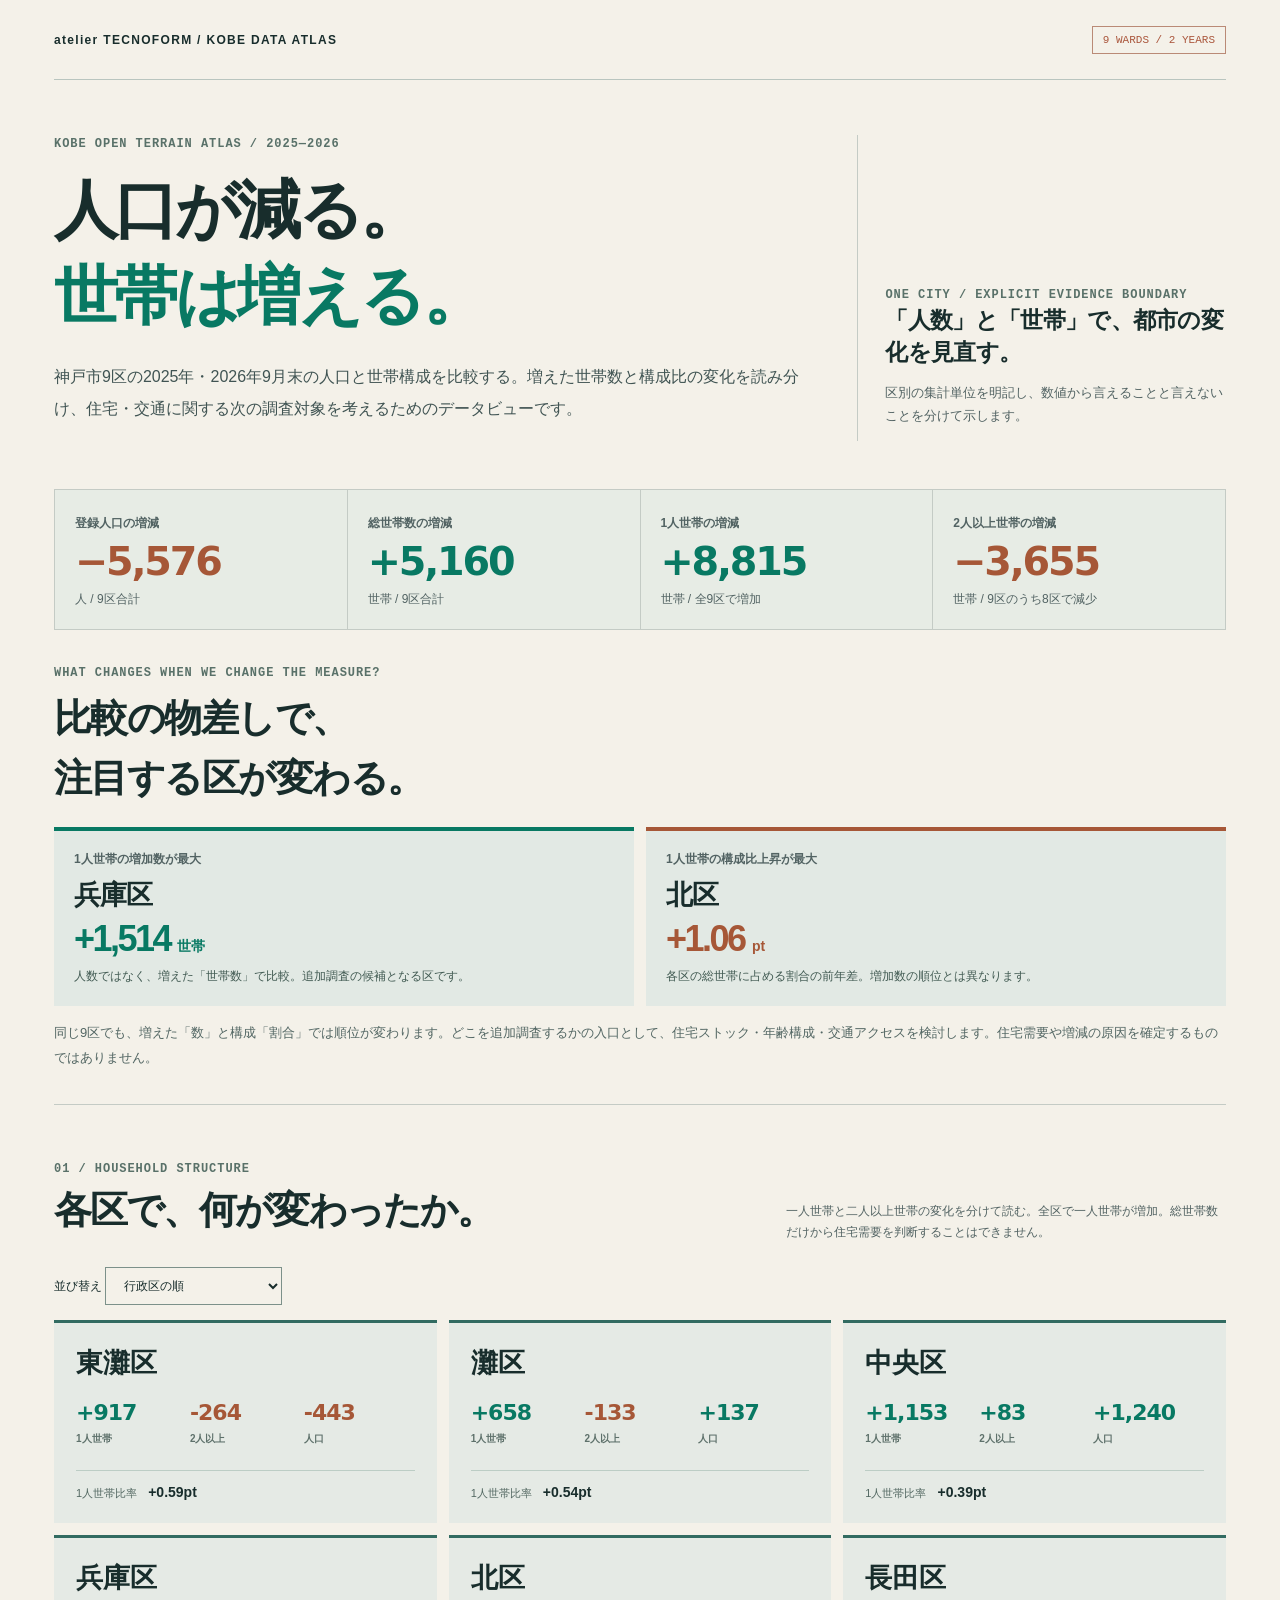
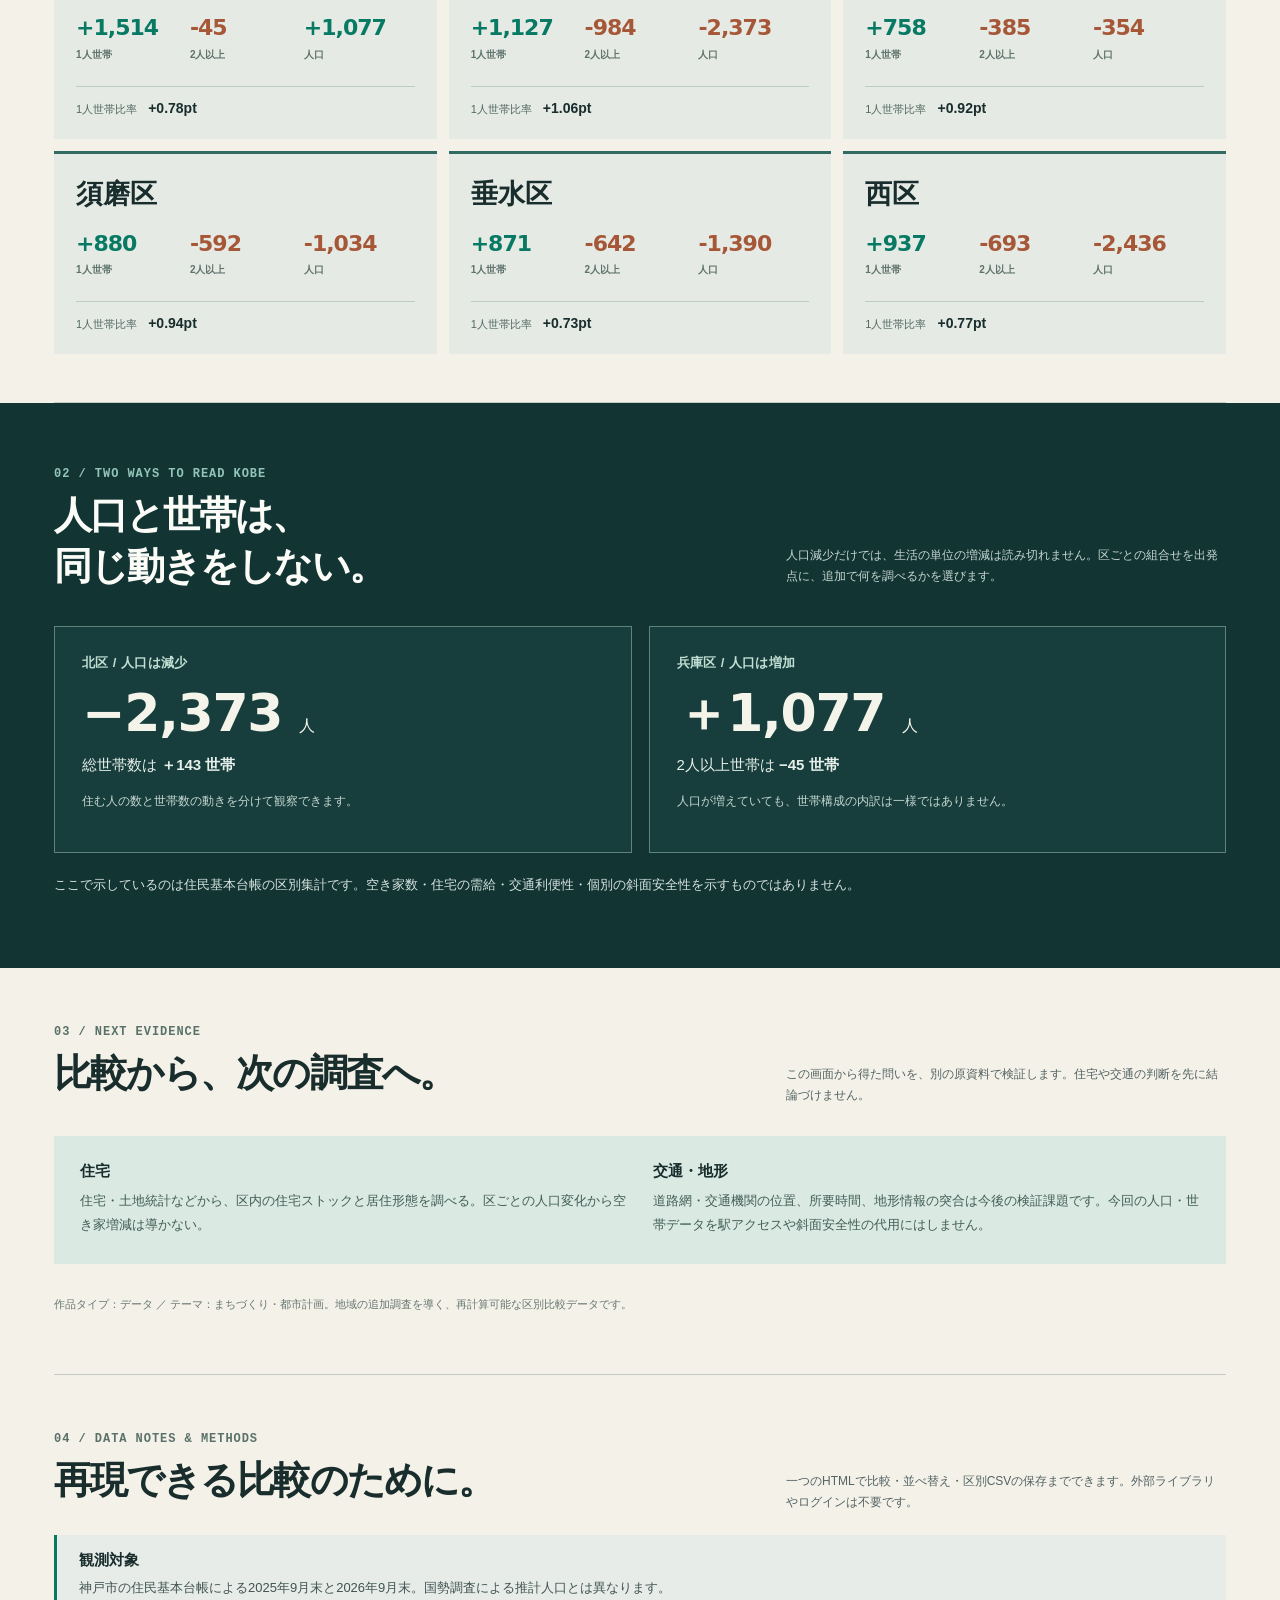
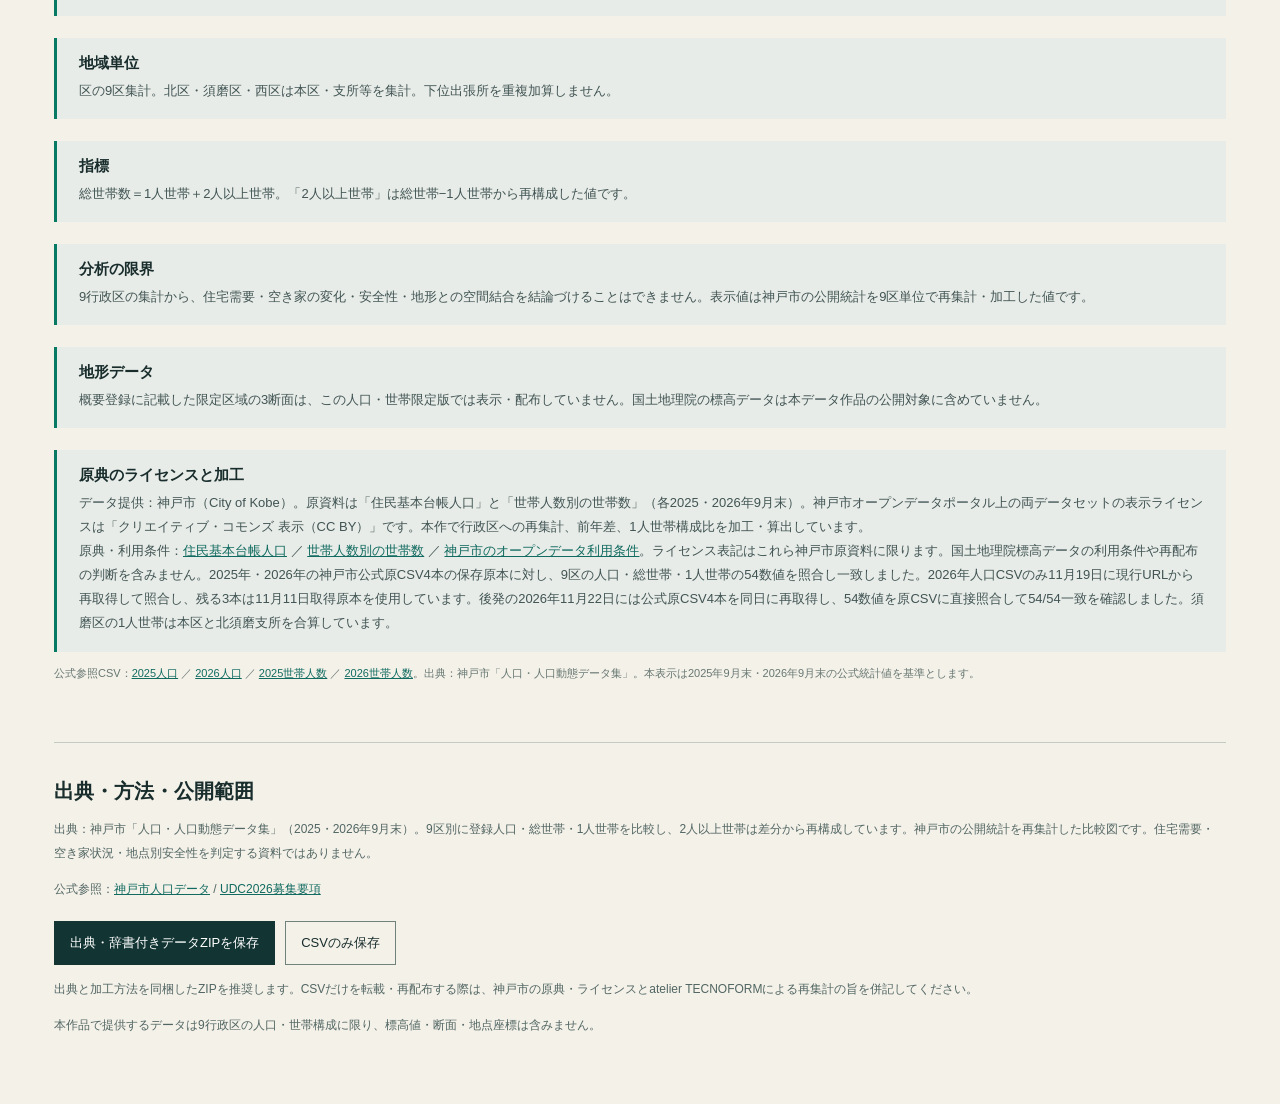
<file: udc2026-entry189/index.html>
<!DOCTYPE html>

<html lang="ja"><head><meta charset="utf-8"/><meta content="width=device-width,initial-scale=1" name="viewport"/><title>KOBE OPEN TERRAIN ATLAS｜神戸市9区の人口・世帯構成</title>
<style>
:root{--bg:#F4F1E9;--ink:#182D2C;--soft:#526363;--line:#C4CBC5;--aqua:#087963;--orange:#A65737;--dark:#123534}
*{box-sizing:border-box}body{margin:0;background:var(--bg);color:var(--ink);font-family:"Noto Sans CJK JP","Yu Gothic",sans-serif;font-size:15px}a{color:#116B60}main{max-width:1240px;padding:0 34px;margin:auto}header{height:80px;display:flex;justify-content:space-between;gap:10px;align-items:center;border-bottom:1px solid #B9C5BF}.logo{font-size:12px;font-weight:900;letter-spacing:.11em}.status{font-family:monospace;border:1px solid #BA8A76;color:#AA563C;font-size:11px;padding:7px 10px;white-space:nowrap}.micro{font:700 12px/1.5 ui-monospace,monospace;letter-spacing:.08em;color:#597169}.cover{padding:55px 0 48px;display:grid;grid-template-columns:1.35fr .65fr;gap:38px}.cover h1{font-family:"Noto Serif CJK JP",serif;font-size:clamp(40px,5vw,70px);font-weight:700;line-height:1.35;letter-spacing:-.055em;margin:15px 0 20px}.cover h1 span{color:var(--aqua)}.dek{max-width:750px;line-height:2.0;font-size:16px;color:#405453}.rightnote{border-left:1px solid var(--line);padding-left:27px;display:flex;flex-direction:column;justify-content:end}.rightnote strong{font-size:23px;letter-spacing:-.03em;line-height:1.4}.rightnote p{font-size:13px;line-height:1.8;color:var(--soft)}.summaries{display:grid;grid-template-columns:repeat(4,minmax(0,1fr));gap:1px;background:var(--line);border:1px solid var(--line)}.summary{background:#E7ECE5;padding:25px 20px 21px}.summary .label{font-size:12px;font-weight:700;color:var(--soft)}.summary .big{font:800 clamp(27px,3.1vw,44px)/1.5 ui-sans-serif,system-ui,sans-serif;font-variant-numeric:tabular-nums;letter-spacing:-.055em}.summary .unit{font-size:12px;color:var(--soft)}.plus{color:var(--aqua)}.minus{color:var(--orange)}.section{padding:55px 0 48px;border-bottom:1px solid var(--line)}.headrow{display:flex;align-items:end;justify-content:space-between;gap:24px}.headrow h2{font-family:"Noto Serif CJK JP",serif;font-size:clamp(28px,3vw,43px);letter-spacing:-.05em;margin:7px 0}.sidecall{max-width:440px;color:var(--soft);line-height:1.75;font-size:12px}.sort{background:transparent;border:1px solid #7C918A;padding:10px 14px;margin:24px 0 15px;font-size:13px;font:inherit;color:var(--ink)}.rows{display:grid;grid-template-columns:repeat(3,minmax(0,1fr));gap:12px}.row{background:#E5EAE5;border-top:3px solid #326B61;padding:22px;min-width:0}.wardname{font-family:"Noto Serif CJK JP",serif;font-weight:bold;font-size:27px}.measure{display:grid;grid-template-columns:repeat(3,minmax(0,1fr));gap:3px;padding-top:19px}.v{font:800 22px/1.2 ui-sans-serif,system-ui,sans-serif;letter-spacing:-.045em;font-variant-numeric:tabular-nums}.v small{font:600 10px/1.6 "Noto Sans CJK JP",sans-serif;display:block;color:#5E716B;letter-spacing:0;margin-top:5px}.share{font-size:11px;color:#536862;margin-top:23px;border-top:1px solid #BCCDC5;padding-top:13px}.share strong{color:var(--ink);font-size:14px;margin-left:8px}.dark{color:#F5F4EA;background:var(--dark);margin:0 calc(50% - 50vw);padding:62px max(34px,calc((100vw - 1172px)/2)) 58px}.dark .micro{color:#93C4B9}.dark .sidecall{color:#C7D6D0}.dark .headrow h2{color:#FBFBF7}.dark .explainer{font-size:13px;color:#D7E3DE;line-height:1.85;max-width:990px}.graph{background:#0B2929;border:1px solid #35524F;padding:24px 17px 6px;margin-top:22px}.graph svg{width:100%;height:auto;display:block}.legend{display:flex;flex-wrap:wrap;gap:14px 29px;margin-top:10px}.legend span{font-size:12px;color:#E6F1EA}.legend i{display:inline-block;width:13px;height:4px;vertical-align:middle;margin-right:7px}.data-limit{display:grid;grid-template-columns:1fr 1fr;gap:35px;margin-top:30px}.data-limit article{border-left:2px solid #7DB3A5;padding-left:18px}.data-limit strong{font-size:14px}.data-limit p{font-size:12px;line-height:1.75;color:#B8D0C8;margin:8px 0}.resultbox{background:#DAE9E2;margin:30px 0;padding:26px;display:grid;grid-template-columns:1fr 1fr;gap:25px}.resultbox strong{display:block;margin:0 0 8px}.resultbox p{font-size:13px;line-height:1.9;color:#425E58;margin:0}.tail{padding:35px 0 55px}.tail h3{font-size:20px;margin:0 0 10px}.tail p{color:#526663;font-size:12px;line-height:2}.tiny{font:11px/1.9 ui-sans-serif,sans-serif;color:#667771}.btn{border:1px solid #6F827C;color:var(--ink);padding:12px 15px;background:none;font-size:13px;cursor:pointer}.download{display:flex;flex-wrap:wrap;gap:10px;margin-top:20px}
@media(max-width:930px){.cover{grid-template-columns:1fr}.rightnote{border-left:0;border-top:1px solid var(--line);padding:22px 0 0}.rows{grid-template-columns:repeat(2,minmax(0,1fr))}.summaries{grid-template-columns:repeat(2,minmax(0,1fr))}}
@media(max-width:620px){main{padding:0 17px}header{height:67px}.logo{font-size:10px}.status{font-size:9px;padding:7px}.cover{padding:34px 0 35px;gap:13px}.cover h1{font-size:37px}.dek{font-size:14px}.rightnote strong{font-size:19px}.summary{padding:18px 12px}.summary .big{font-size:30px}.summary .unit{font-size:11px}.section{padding:40px 0 33px}.headrow{display:block}.headrow h2{font-size:31px}.rows{grid-template-columns:1fr}.row{padding:20px}.v{font-size:25px}.dark{padding:40px 17px;margin:0 -17px}.graph{padding:16px 8px}.data-limit,.resultbox{grid-template-columns:1fr;gap:12px}.resultbox{padding:20px}.tail{padding:26px 0 44px}}

/* Rights-gated review panel — no GSI data in static source */
.rights-panel { border:1px solid rgba(209,228,218,.35); padding:clamp(24px,5vw,54px); background:linear-gradient(135deg,rgba(239,245,239,.08),rgba(238,255,252,.02)); border-radius:8px; }
.rights-icon { display:inline-block; padding:8px 10px; font-size:11px; letter-spacing:.2em; font-weight:800; color:#d3e9db; border:1px solid rgba(240,255,239,.5); }
.rights-title { font-size:clamp(25px,4vw,45px); color:#f1f5ec; letter-spacing:-.03em; margin-top:22px; line-height:1.2; font-family:serif; }
.rights-panel p { font-size:16px; line-height:1.85; color:#d2e1d9; max-width:760px; }
.rights-grid { display:flex; flex-wrap:wrap; gap:12px; margin-top:30px; }
.rights-grid span { background:rgba(210,229,213,.12); border-radius:3px; padding:10px 12px; font-size:12px; letter-spacing:.03em; color:#e4efe7; }

.data-note{margin:22px 0 0;padding:16px 22px;border-left:3px solid #087963;background:#E8ECE8;}.data-note h3{font-size:15px;margin:0 0 6px;}.data-note p{font-size:13px;line-height:1.85;color:#405453;margin:0;}.tiny a{word-break:break-word;}@media(max-width:620px){.data-note{padding:13px 15px;margin-top:13px}}
/* Value-case module: ward selection changes with the comparison axis */
.value-section{padding:34px 0 33px;border-bottom:1px solid var(--line)}
.value-grid{display:grid;grid-template-columns:1fr 1fr;gap:12px;margin-top:19px}
.value-card{background:#E2E9E4;padding:20px 20px 19px;border-top:4px solid var(--aqua)}
.value-card:nth-child(2){border-top-color:var(--orange)}
.value-card .axis{font-size:12px;color:var(--soft);font-weight:750}
.value-card strong{font-size:27px;display:block;margin:9px 0 5px;font-family:"Noto Serif CJK JP",serif;letter-spacing:-.04em}
.value-card .big{font-size:36px;font-weight:800;letter-spacing:-.07em;font-variant-numeric:tabular-nums}
.value-card p{font-size:12px;line-height:1.75;color:#425B53;margin:6px 0 0}
.value-caption{font-size:13px;line-height:1.9;color:#526663;margin:15px 0 0}
@media(max-width:620px){.value-grid{grid-template-columns:1fr;gap:10px}.value-card{padding:17px}.value-card strong{font-size:25px}.value-card .big{font-size:33px}}

.insight-area .two-reading{display:grid;grid-template-columns:repeat(2,minmax(0,1fr));gap:17px;margin:27px 0 20px}
.two-reading article{background:#173E3D;border:1px solid #5E827D;padding:27px;min-width:0}
.feature-label{font-size:13px;font-weight:700;letter-spacing:.03em;color:#C2E1D4}
.feature-main{font:800 clamp(31px,4.7vw,52px)/1.35 ui-sans-serif,system-ui,sans-serif;font-variant-numeric:tabular-nums;letter-spacing:-.025em;margin-top:6px}
.feature-main small{font-size:16px;font-weight:500}
.feature-sub{font-size:15px;margin-top:8px;color:#E7F0EA}
.two-reading p{font-size:12px;line-height:1.8;color:#C6D8D1;margin-top:16px}
@media(max-width:620px){.insight-area .two-reading{grid-template-columns:1fr}.two-reading article{padding:20px}.feature-main{font-size:37px}}
@media print{.insight-area{background:#123534!important;color:white!important;-webkit-print-color-adjust:exact;print-color-adjust:exact}}</style><meta content="noindex,nofollow,noarchive" name="robots"/></head><body><main><header><div class="logo">atelier TECNOFORM / KOBE DATA ATLAS</div><div class="status">9 WARDS / 2 YEARS</div></header>
<section class="cover"><div><div class="micro">KOBE OPEN TERRAIN ATLAS / 2025—2026</div><h1>人口が減る。<br/><span>世帯は増える。</span></h1><p class="dek">神戸市9区の2025年・2026年9月末の人口と世帯構成を比較する。増えた世帯数と構成比の変化を読み分け、住宅・交通に関する次の調査対象を考えるためのデータビューです。</p></div><aside class="rightnote"><div class="micro">ONE CITY / EXPLICIT EVIDENCE BOUNDARY</div><strong>「人数」と「世帯」で、都市の変化を見直す。</strong><p>区別の集計単位を明記し、数値から言えることと言えないことを分けて示します。</p></aside></section>
<section aria-label="9区の合計変化" class="summaries"><div class="summary"><div class="label">登録人口の増減</div><div class="big minus">−5,576</div><div class="unit">人 / 9区合計</div></div><div class="summary"><div class="label">総世帯数の増減</div><div class="big plus">+5,160</div><div class="unit">世帯 / 9区合計</div></div><div class="summary"><div class="label">1人世帯の増減</div><div class="big plus">+8,815</div><div class="unit">世帯 / 全9区で増加</div></div><div class="summary"><div class="label">2人以上世帯の増減</div><div class="big minus">−3,655</div><div class="unit">世帯 / 9区のうち8区で減少</div></div></section>
<section aria-label="比較指標を変えると注目区が変わる" class="value-section" id="value-case">
<div class="micro">WHAT CHANGES WHEN WE CHANGE THE MEASURE?</div>
<h2 style="font-family:'Noto Serif CJK JP',serif;font-size:clamp(25px,3vw,39px);letter-spacing:-.04em;line-height:1.55;margin:7px 0 3px">比較の物差しで、<br/>注目する区が変わる。</h2>
<div class="value-grid"><article class="value-card"><div class="axis">1人世帯の増加数が最大</div><strong>兵庫区</strong><div class="big plus">+1,514 <span style="font-size:14px;letter-spacing:0">世帯</span></div><p>人数ではなく、増えた「世帯数」で比較。追加調査の候補となる区です。</p></article><article class="value-card"><div class="axis">1人世帯の構成比上昇が最大</div><strong>北区</strong><div class="big minus">+1.06 <span style="font-size:14px;letter-spacing:0">pt</span></div><p>各区の総世帯に占める割合の前年差。増加数の順位とは異なります。</p></article></div>
<p class="value-caption">同じ9区でも、増えた「数」と構成「割合」では順位が変わります。どこを追加調査するかの入口として、住宅ストック・年齢構成・交通アクセスを検討します。住宅需要や増減の原因を確定するものではありません。</p>
</section>
<section class="section"><div class="headrow"><div><div class="micro">01 / HOUSEHOLD STRUCTURE</div><h2>各区で、何が変わったか。</h2></div><div class="sidecall">一人世帯と二人以上世帯の変化を分けて読む。全区で一人世帯が増加。総世帯数だけから住宅需要を判断することはできません。</div></div>
<label style="font-size:12px">並び替え <select aria-label="区の並び順" class="sort" id="sort"><option value="order">行政区の順</option><option value="single">1人世帯の増加数順</option><option value="share">1人世帯比率の上昇幅順</option><option value="other">2人以上世帯の減少数順</option><option value="pop">人口の減少数順</option></select></label>
<div class="rows" id="rows"><article class="row" data-order="0" data-other="-264" data-pop="-443" data-share="0.5864" data-single="917">
<div class="wardname">東灘区</div>
<div class="measure"><div class="v plus">+917<small>1人世帯</small></div><div class="v minus">-264<small>2人以上</small></div><div class="v minus">-443<small>人口</small></div></div>
<div class="share">1人世帯比率 <strong>+0.59pt</strong></div>
</article><article class="row" data-order="1" data-other="-133" data-pop="137" data-share="0.5442" data-single="658">
<div class="wardname">灘区</div>
<div class="measure"><div class="v plus">+658<small>1人世帯</small></div><div class="v minus">-133<small>2人以上</small></div><div class="v plus">+137<small>人口</small></div></div>
<div class="share">1人世帯比率 <strong>+0.54pt</strong></div>
</article><article class="row" data-order="2" data-other="83" data-pop="1240" data-share="0.3863" data-single="1153">
<div class="wardname">中央区</div>
<div class="measure"><div class="v plus">+1,153<small>1人世帯</small></div><div class="v plus">+83<small>2人以上</small></div><div class="v plus">+1,240<small>人口</small></div></div>
<div class="share">1人世帯比率 <strong>+0.39pt</strong></div>
</article><article class="row" data-order="3" data-other="-45" data-pop="1077" data-share="0.7752" data-single="1514">
<div class="wardname">兵庫区</div>
<div class="measure"><div class="v plus">+1,514<small>1人世帯</small></div><div class="v minus">-45<small>2人以上</small></div><div class="v plus">+1,077<small>人口</small></div></div>
<div class="share">1人世帯比率 <strong>+0.78pt</strong></div>
</article><article class="row" data-order="4" data-other="-984" data-pop="-2373" data-share="1.0645" data-single="1127">
<div class="wardname">北区</div>
<div class="measure"><div class="v plus">+1,127<small>1人世帯</small></div><div class="v minus">-984<small>2人以上</small></div><div class="v minus">-2,373<small>人口</small></div></div>
<div class="share">1人世帯比率 <strong>+1.06pt</strong></div>
</article><article class="row" data-order="5" data-other="-385" data-pop="-354" data-share="0.9228" data-single="758">
<div class="wardname">長田区</div>
<div class="measure"><div class="v plus">+758<small>1人世帯</small></div><div class="v minus">-385<small>2人以上</small></div><div class="v minus">-354<small>人口</small></div></div>
<div class="share">1人世帯比率 <strong>+0.92pt</strong></div>
</article><article class="row" data-order="6" data-other="-592" data-pop="-1034" data-share="0.9373" data-single="880">
<div class="wardname">須磨区</div>
<div class="measure"><div class="v plus">+880<small>1人世帯</small></div><div class="v minus">-592<small>2人以上</small></div><div class="v minus">-1,034<small>人口</small></div></div>
<div class="share">1人世帯比率 <strong>+0.94pt</strong></div>
</article><article class="row" data-order="7" data-other="-642" data-pop="-1390" data-share="0.7329" data-single="871">
<div class="wardname">垂水区</div>
<div class="measure"><div class="v plus">+871<small>1人世帯</small></div><div class="v minus">-642<small>2人以上</small></div><div class="v minus">-1,390<small>人口</small></div></div>
<div class="share">1人世帯比率 <strong>+0.73pt</strong></div>
</article><article class="row" data-order="8" data-other="-693" data-pop="-2436" data-share="0.7658" data-single="937">
<div class="wardname">西区</div>
<div class="measure"><div class="v plus">+937<small>1人世帯</small></div><div class="v minus">-693<small>2人以上</small></div><div class="v minus">-2,436<small>人口</small></div></div>
<div class="share">1人世帯比率 <strong>+0.77pt</strong></div>
</article></div></section>
<section aria-label="指標を合わせて読む" class="dark insight-area">
<div class="headrow"><div><div class="micro">02 / TWO WAYS TO READ KOBE</div><h2>人口と世帯は、<br/>同じ動きをしない。</h2></div><p class="sidecall">人口減少だけでは、生活の単位の増減は読み切れません。区ごとの組合せを出発点に、追加で何を調べるかを選びます。</p></div>
<div class="two-reading"><article><div class="feature-label">北区 / 人口は減少</div><div class="feature-main">−2,373 <small>人</small></div><div class="feature-sub">総世帯数は <b>＋143 世帯</b></div><p>住む人の数と世帯数の動きを分けて観察できます。</p></article><article><div class="feature-label">兵庫区 / 人口は増加</div><div class="feature-main">＋1,077 <small>人</small></div><div class="feature-sub">2人以上世帯は <b>−45 世帯</b></div><p>人口が増えていても、世帯構成の内訳は一様ではありません。</p></article></div>
<p class="explainer">ここで示しているのは住民基本台帳の区別集計です。空き家数・住宅の需給・交通利便性・個別の斜面安全性を示すものではありません。</p>
</section>
<section class="section"><div class="micro">03 / NEXT EVIDENCE</div><div class="headrow"><h2>比較から、次の調査へ。</h2><div class="sidecall">この画面から得た問いを、別の原資料で検証します。住宅や交通の判断を先に結論づけません。</div></div><div class="resultbox"><div><strong>住宅</strong><p>住宅・土地統計などから、区内の住宅ストックと居住形態を調べる。区ごとの人口変化から空き家増減は導かない。</p></div><div><strong>交通・地形</strong><p>道路網・交通機関の位置、所要時間、地形情報の突合は今後の検証課題です。今回の人口・世帯データを駅アクセスや斜面安全性の代用にはしません。</p></div></div><p class="tiny">作品タイプ：データ ／ テーマ：まちづくり・都市計画。地域の追加調査を導く、再計算可能な区別比較データです。</p></section>
<section aria-label="データの読み方と原典" class="section" id="data-notes"><div class="headrow"><div><div class="micro">04 / DATA NOTES &amp; METHODS</div><h2>再現できる比較のために。</h2></div><div class="sidecall">一つのHTMLで比較・並べ替え・区別CSVの保存までできます。外部ライブラリやログインは不要です。</div></div><article class="data-note"><h3>観測対象</h3><p>神戸市の住民基本台帳による2025年9月末と2026年9月末。国勢調査による推計人口とは異なります。</p></article><article class="data-note"><h3>地域単位</h3><p>区の9区集計。北区・須磨区・西区は本区・支所等を集計。下位出張所を重複加算しません。</p></article><article class="data-note"><h3>指標</h3><p>総世帯数＝1人世帯＋2人以上世帯。「2人以上世帯」は総世帯−1人世帯から再構成した値です。</p></article><article class="data-note"><h3>分析の限界</h3><p>9行政区の集計から、住宅需要・空き家の変化・安全性・地形との空間結合を結論づけることはできません。表示値は神戸市の公開統計を9区単位で再集計・加工した値です。</p></article><article class="data-note"><h3>地形データ</h3><p>概要登録に記載した限定区域の3断面は、この人口・世帯限定版では表示・配布していません。国土地理院の標高データは本データ作品の公開対象に含めていません。</p></article><article class="data-note" id="city-licence"><h3>原典のライセンスと加工</h3><p>データ提供：神戸市（City of Kobe）。原資料は「住民基本台帳人口」と「世帯人数別の世帯数」（各2025・2026年9月末）。神戸市オープンデータポータル上の両データセットの表示ライセンスは「クリエイティブ・コモンズ 表示（CC BY）」です。本作で行政区への再集計、前年差、1人世帯構成比を加工・算出しています。</p><p class="tiny">原典・利用条件：<a href="https://catalog.city.kobe.lg.jp/dataset/30092-2-2-0-10-9f1c978faec3e6eb-459023f093161a41">住民基本台帳人口</a> ／ <a href="https://catalog.city.kobe.lg.jp/dataset/30092-2-2-0-10-949f0aad5eebddb7-68ccf5a23507e1ae">世帯人数別の世帯数</a> ／ <a href="https://data.city.kobe.lg.jp/policy/">神戸市のオープンデータ利用条件</a>。ライセンス表記はこれら神戸市原資料に限ります。国土地理院標高データの利用条件や再配布の判断を含みません。2025年・2026年の神戸市公式原CSV4本の保存原本に対し、9区の人口・総世帯・1人世帯の54数値を照合し一致しました。2026年人口CSVのみ11月19日に現行URLから再取得して照合し、残る3本は11月11日取得原本を使用しています。後発の2026年11月22日には公式原CSV4本を同日に再取得し、54数値を原CSVに直接照合して54/54一致を確認しました。須磨区の1人世帯は本区と北須磨支所を合算しています。</p></article><p class="tiny">公式参照CSV：<a href="https://www.city.kobe.lg.jp/documents/30092/2025-eurf325004.csv">2025人口</a> ／ <a href="https://www.city.kobe.lg.jp/documents/30092/2026-eurf325004.csv">2026人口</a> ／ <a href="https://www.city.kobe.lg.jp/documents/30092/2025-eurf323000.csv">2025世帯人数</a> ／ <a href="https://www.city.kobe.lg.jp/documents/30092/2026-eurf323000.csv">2026世帯人数</a>。出典：神戸市「人口・人口動態データ集」。本表示は2025年9月末・2026年9月末の公式統計値を基準とします。</p></section><footer class="tail"><h3>出典・方法・公開範囲</h3><p>出典：神戸市「人口・人口動態データ集」（2025・2026年9月末）。9区別に登録人口・総世帯・1人世帯を比較し、2人以上世帯は差分から再構成しています。神戸市の公開統計を再集計した比較図です。住宅需要・空き家状況・地点別安全性を判定する資料ではありません。</p><p>公式参照：<a href="https://www.city.kobe.lg.jp/a47946/shise/toke/toukei/jinkoudata/jinkoudata.html">神戸市人口データ</a> / <a href="https://urbandata-challenge.jp/udc2026_entry">UDC2026募集要項</a></p><div class="download"><a class="btn" id="dataPack" role="button" style="display:inline-flex;align-items:center;text-decoration:none;background:#123534;color:#fff;border-color:#123534;" download="KOBE_9_WARDS_WITH_SOURCE_NOTES.zip" href="[data-uri]">出典・辞書付きデータZIPを保存</a><button class="btn" id="csvW" type="button">CSVのみ保存</button></div><p class="tiny">出典と加工方法を同梱したZIPを推奨します。CSVだけを転載・再配布する際は、神戸市の原典・ライセンスとatelier TECNOFORMによる再集計の旨を併記してください。</p><p class="tiny">本作品で提供するデータは9行政区の人口・世帯構成に限り、標高値・断面・地点座標は含みません。</p></footer></main>
<script>const wardcsv=[{"ward": "東灘区", "jis_code": "28101", "registered_population_2025_09": "210054", "registered_population_2026_09": "209611", "population_delta": "-443", "households_2025_09": "105191", "households_2026_09": "105844", "households_delta": "653", "single_person_households_2025_09": "47736", "single_person_households_2026_09": "48653", "single_person_delta": "917", "single_person_share_2025_pct": "45.3803", "single_person_share_2026_pct": "45.9667", "single_person_share_delta_pp": "0.5864", "other_households_delta": "-264"}, {"ward": "灘区", "jis_code": "28102", "registered_population_2025_09": "131970", "registered_population_2026_09": "132107", "population_delta": "137", "households_2025_09": "70212", "households_2026_09": "70737", "households_delta": "525", "single_person_households_2025_09": "36516", "single_person_households_2026_09": "37174", "single_person_delta": "658", "single_person_share_2025_pct": "52.0082", "single_person_share_2026_pct": "52.5524", "single_person_share_delta_pp": "0.5442", "other_households_delta": "-133"}, {"ward": "中央区", "jis_code": "28110", "registered_population_2025_09": "142224", "registered_population_2026_09": "143464", "population_delta": "1240", "households_2025_09": "89289", "households_2026_09": "90525", "households_delta": "1236", "single_person_households_2025_09": "58032", "single_person_households_2026_09": "59185", "single_person_delta": "1153", "single_person_share_2025_pct": "64.9934", "single_person_share_2026_pct": "65.3797", "single_person_share_delta_pp": "0.3863", "other_households_delta": "83"}, {"ward": "兵庫区", "jis_code": "28105", "registered_population_2025_09": "110861", "registered_population_2026_09": "111938", "population_delta": "1077", "households_2025_09": "69589", "households_2026_09": "71058", "households_delta": "1469", "single_person_households_2025_09": "45627", "single_person_households_2026_09": "47141", "single_person_delta": "1514", "single_person_share_2025_pct": "65.5664", "single_person_share_2026_pct": "66.3416", "single_person_share_delta_pp": "0.7752", "other_households_delta": "-45"}, {"ward": "北区", "jis_code": "28109", "registered_population_2025_09": "206002", "registered_population_2026_09": "203629", "population_delta": "-2373", "households_2025_09": "100147", "households_2026_09": "100290", "households_delta": "143", "single_person_households_2025_09": "41633", "single_person_households_2026_09": "42760", "single_person_delta": "1127", "single_person_share_2025_pct": "41.5719", "single_person_share_2026_pct": "42.6364", "single_person_share_delta_pp": "1.0645", "other_households_delta": "-984"}, {"ward": "長田区", "jis_code": "28106", "registered_population_2025_09": "94461", "registered_population_2026_09": "94107", "population_delta": "-354", "households_2025_09": "56973", "households_2026_09": "57346", "households_delta": "373", "single_person_households_2025_09": "34952", "single_person_households_2026_09": "35710", "single_person_delta": "758", "single_person_share_2025_pct": "61.3484", "single_person_share_2026_pct": "62.2711", "single_person_share_delta_pp": "0.9228", "other_households_delta": "-385"}, {"ward": "須磨区", "jis_code": "28107", "registered_population_2025_09": "153541", "registered_population_2026_09": "152507", "population_delta": "-1034", "households_2025_09": "79317", "households_2026_09": "79605", "households_delta": "288", "single_person_households_2025_09": "36867", "single_person_households_2026_09": "37747", "single_person_delta": "880", "single_person_share_2025_pct": "46.4806", "single_person_share_2026_pct": "47.4179", "single_person_share_delta_pp": "0.9373", "other_households_delta": "-592"}, {"ward": "垂水区", "jis_code": "28108", "registered_population_2025_09": "209268", "registered_population_2026_09": "207878", "population_delta": "-1390", "households_2025_09": "104505", "households_2026_09": "104734", "households_delta": "229", "single_person_households_2025_09": "47190", "single_person_households_2026_09": "48061", "single_person_delta": "871", "single_person_share_2025_pct": "45.1557", "single_person_share_2026_pct": "45.8886", "single_person_share_delta_pp": "0.7329", "other_households_delta": "-642"}, {"ward": "西区", "jis_code": "28111", "registered_population_2025_09": "229365", "registered_population_2026_09": "226929", "population_delta": "-2436", "households_2025_09": "109369", "households_2026_09": "109613", "households_delta": "244", "single_person_households_2025_09": "43750", "single_person_households_2026_09": "44687", "single_person_delta": "937", "single_person_share_2025_pct": "40.0022", "single_person_share_2026_pct": "40.768", "single_person_share_delta_pp": "0.7658", "other_households_delta": "-693"}];const sort=document.getElementById('sort');sort.addEventListener('change',()=>{const wrap=document.getElementById('rows');const list=[...wrap.children];list.sort((a,b)=>{const s=sort.value;if(s==='single')return +b.dataset.single-(+a.dataset.single);if(s==='share')return +b.dataset.share-(+a.dataset.share);if(s==='other')return +a.dataset.other-(+b.dataset.other);if(s==='pop')return +a.dataset.pop-(+b.dataset.pop);return +a.dataset.order-(+b.dataset.order)});wrap.replaceChildren(...list)});function download(name,fields,src){const escape=v=>String(v??'').includes(',')?'"'+String(v).replaceAll('"','""')+'"':String(v??'');const content='﻿'+fields.join(',')+'\r\n'+src.map(o=>fields.map(k=>escape(o[k])).join(',')).join('\r\n')+'\r\n';const blob=new Blob([content],{type:'text/csv;charset=utf-8'});const url=URL.createObjectURL(blob);const a=document.createElement('a');a.href=url;a.download=name;a.click();setTimeout(()=>URL.revokeObjectURL(url),5000)}document.getElementById('csvW').addEventListener('click',()=>download('KOBE_9_WARDS_2025_2026.csv',Object.keys(wardcsv[0]),wardcsv));</script></body></html>
</file>
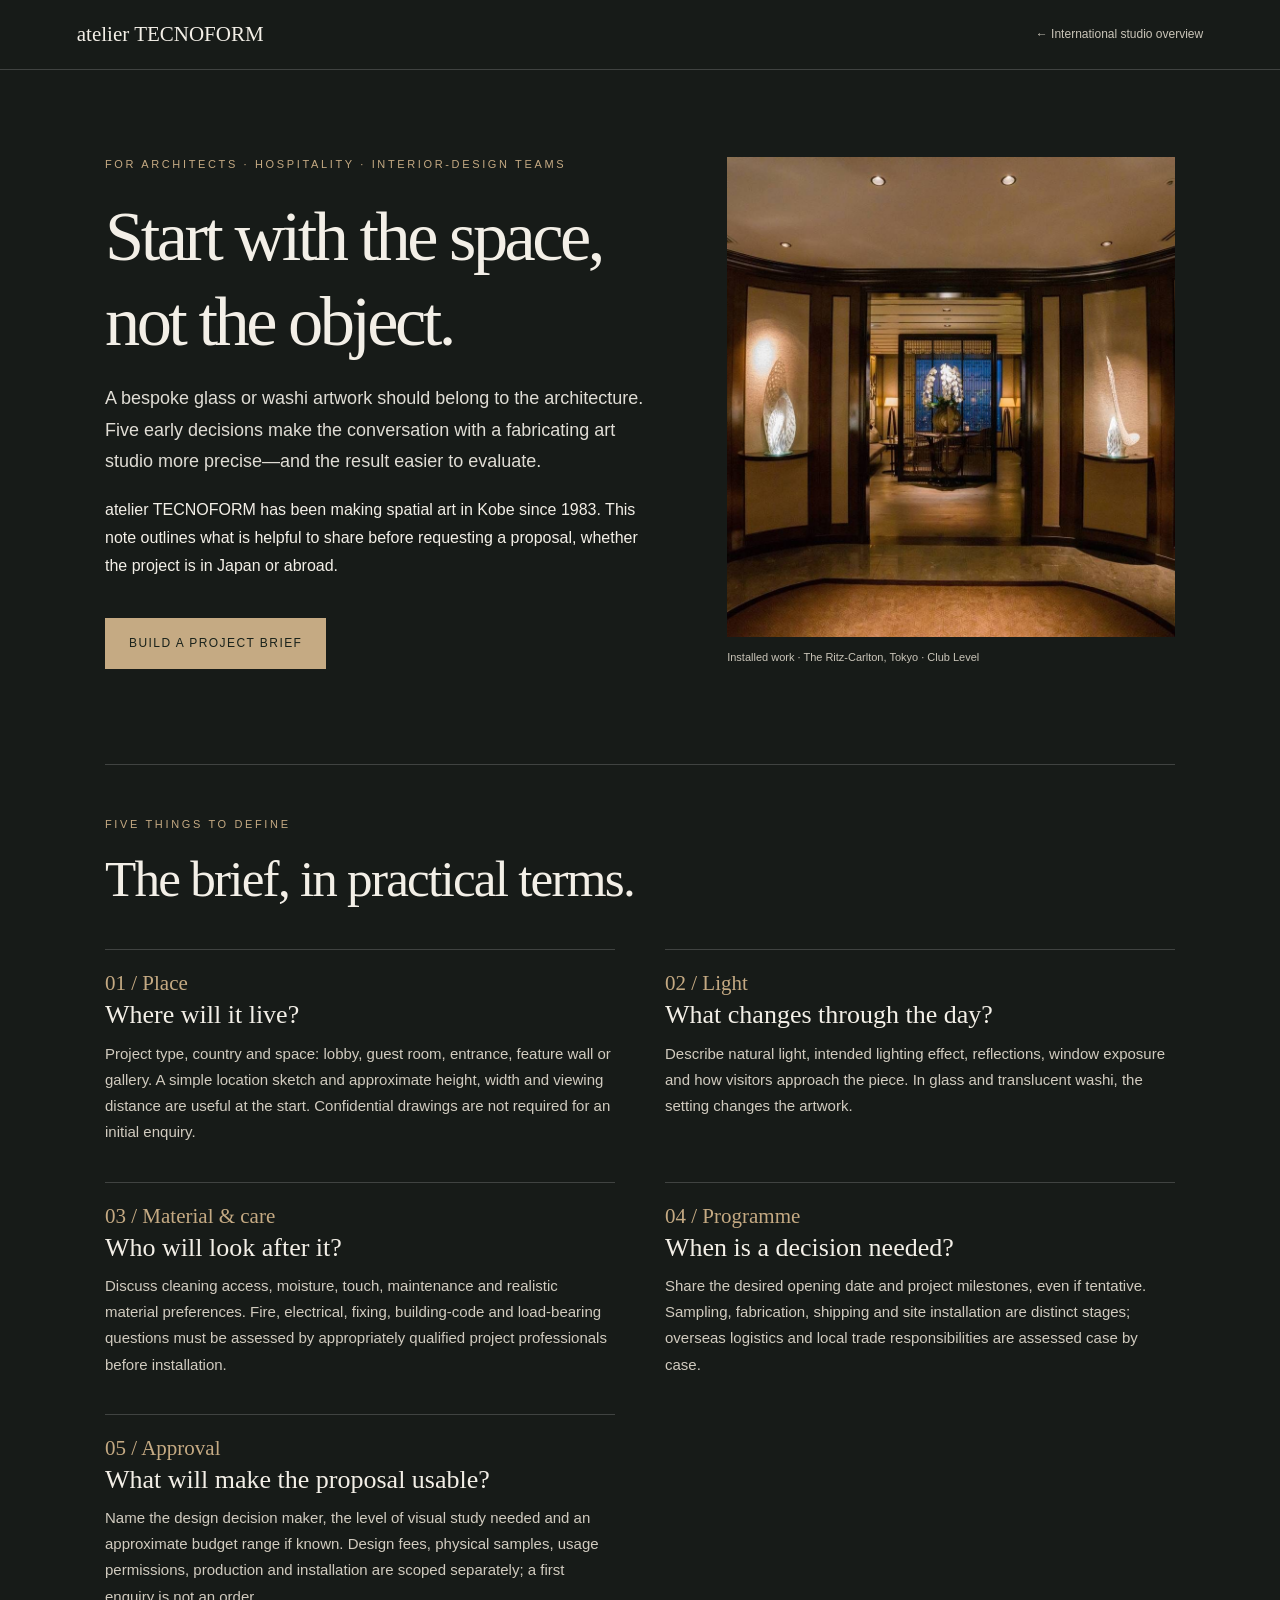
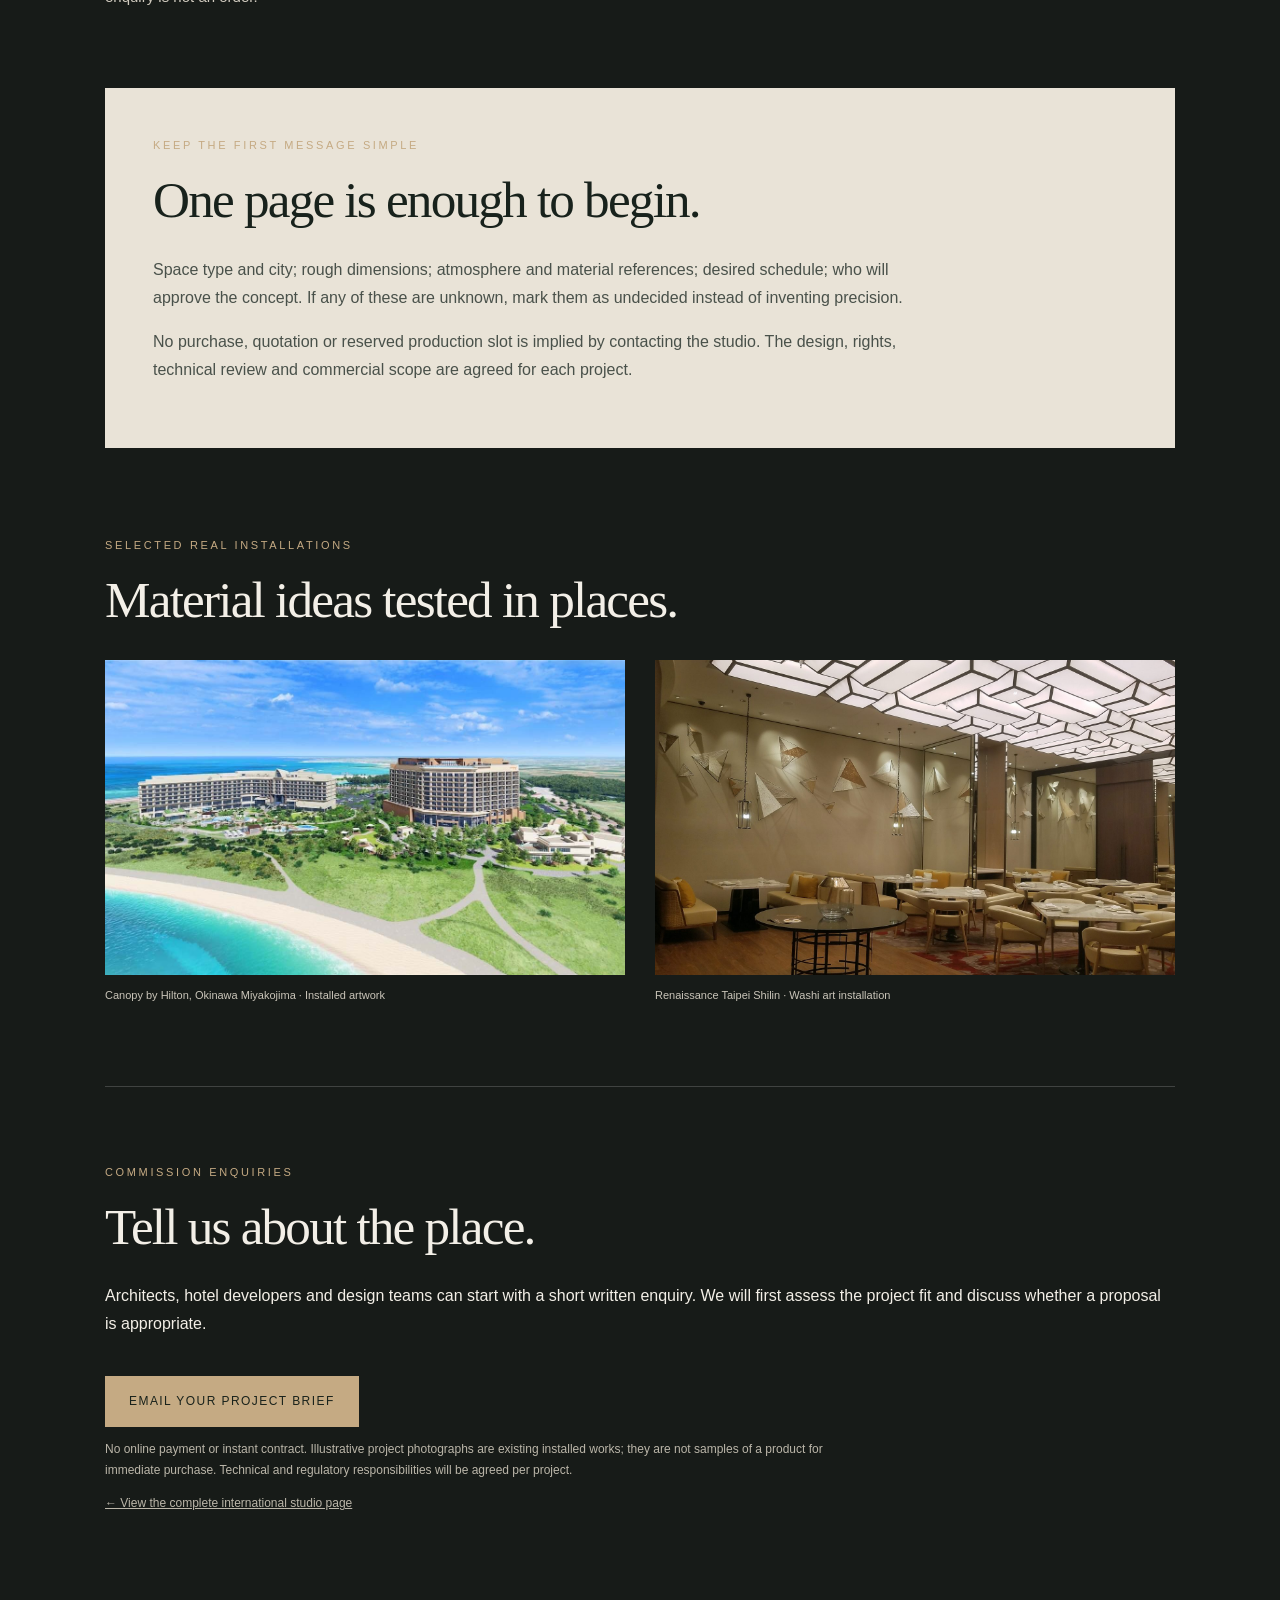
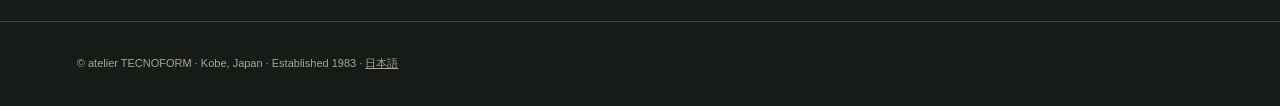
<file: architects-brief.html>
<!doctype html>
<html lang="en">
<head>
<meta charset="UTF-8">
<!-- SECURITY_POLICY_START -->
<meta http-equiv="Content-Security-Policy" content="default-src 'none'; script-src 'self' https://static.cloudflareinsights.com/beacon.min.js ; script-src-attr 'none'; style-src 'self' 'unsafe-inline' https://fonts.googleapis.com; font-src 'self' https://fonts.gstatic.com; img-src 'self' data:; media-src 'self'; connect-src 'self' https://cloudflareinsights.com https://static.cloudflareinsights.com; object-src 'none'; base-uri 'none'; form-action 'none'; frame-src 'none'; worker-src 'none'">
<meta name="referrer" content="strict-origin-when-cross-origin">
<!-- SECURITY_POLICY_END -->
<meta name="viewport" content="width=device-width,initial-scale=1">
<meta name="referrer" content="strict-origin-when-cross-origin">
<meta http-equiv="Content-Security-Policy" content="default-src 'none'; img-src 'self' data:; style-src 'unsafe-inline'; form-action 'none'; base-uri 'none'; object-src 'none'; script-src https://static.cloudflareinsights.com; connect-src https://cloudflareinsights.com https://static.cloudflareinsights.com">
<title>Architectural Art Project Brief | Glass, Washi and Light | atelier TECNOFORM</title>
<meta name="description" content="A practical brief for architects and hotel designers commissioning bespoke Japanese glass, washi and light art. See installed projects and discuss your space with atelier TECNOFORM, Kobe.">
<link rel="canonical" href="https://atelier-tecnoform.com/architects-brief.html">
<meta property="og:type" content="article">
<meta property="og:locale" content="en_US">
<meta property="og:title" content="Before Commissioning Glass & Washi Art: A 5-Point Project Brief">
<meta property="og:description" content="Location, light, surfaces, programme and responsibilities: five decisions to make before a bespoke architectural-art commission.">
<meta property="og:url" content="https://atelier-tecnoform.com/architects-brief.html">
<meta property="og:image" content="https://atelier-tecnoform.com/images/ogp.jpg">
<style>
:root{--ink:#171b18;--cream:#f3efe7;--gold:#c5aa83;--muted:#cac5b9;--line:#ffffff2d}
*{box-sizing:border-box}html{scroll-behavior:smooth}
body{margin:0;background:var(--ink);color:var(--cream);font-family:Arial,Helvetica,sans-serif;line-height:1.75}
a{color:inherit}a:focus-visible{outline:2px solid var(--gold);outline-offset:4px}
header{border-bottom:1px solid var(--line);padding:22px clamp(20px,6vw,88px);display:flex;flex-wrap:wrap;align-items:center;justify-content:space-between;gap:16px}
.brand{font:normal 21px Georgia,serif;text-decoration:none}.back{font-size:12px;text-decoration:none;color:var(--muted)}
main{max-width:1210px;margin:0 auto;padding:0 clamp(20px,6vw,70px)}
.kicker{font-size:11px;text-transform:uppercase;letter-spacing:.24em;color:var(--gold)}
.hero{display:grid;grid-template-columns:1.1fr .9fr;gap:7%;padding:85px 0 95px;align-items:center}
h1,h2,h3{font-family:Georgia,'Times New Roman',serif;font-weight:400;line-height:1.2}
h1{font-size:clamp(42px,5.5vw,78px);letter-spacing:-.05em;margin:20px 0}
h2{font-size:clamp(33px,4vw,52px);letter-spacing:-.035em;margin:14px 0 25px}
h3{font-size:26px;margin:0 0 9px}.lead{font-size:18px;color:#e0ddd5;max-width:600px}
.hero figure,.photo{margin:0}.hero img{width:100%;height:480px;object-fit:cover;display:block}
figcaption{margin-top:11px;font-size:11px;color:var(--muted)}
.note{border-top:1px solid var(--line);padding:50px 0}
.note p{max-width:880px;margin:10px 0;color:#d4d0c6}
.steps{display:grid;grid-template-columns:repeat(2,minmax(0,1fr));gap:36px 50px;margin-top:40px}
.step{border-top:1px solid var(--line);padding-top:21px}
.step .num{font:21px Georgia,serif;color:var(--gold)}
.step p{color:#d1cbbf;max-width:510px;margin:10px 0 0;font-size:15px}
.highlight{padding:48px;background:#e9e3d7;color:#1c241e;margin:28px 0 88px}
.highlight h2{color:#18221c}.highlight p{color:#49514a;max-width:790px}
.work{display:grid;grid-template-columns:repeat(2,minmax(0,1fr));gap:30px;margin:30px 0 80px}
.work img{width:100%;height:315px;object-fit:cover;display:block}.work p{color:#d1cbbf;font-size:13px}
.cta{border-top:1px solid var(--line);padding:76px 0 95px}
.button{display:inline-block;padding:15px 24px;margin-top:22px;text-decoration:none;background:var(--gold);color:#19221b;font-size:12px;text-transform:uppercase;letter-spacing:.12em}
.button:hover{background:#e4c89a}.small{font-size:12px;color:#bbb6a9;max-width:750px}
footer{padding:32px clamp(20px,6vw,88px);border-top:1px solid var(--line);color:#aaa397;font-size:11px}
@media(max-width:790px){.hero{display:block;padding:60px 0 67px}.hero figure{margin-top:36px}.hero img{height:345px}.steps,.work{grid-template-columns:1fr}.highlight{padding:32px 24px;margin-bottom:55px}.work img{height:280px}}
</style>
</head>
<body>
<header><a class="brand" href="/international.html">atelier TECNOFORM</a><a class="back" href="/international.html">← International studio overview</a></header>
<main>
<section class="hero">
<div>
<div class="kicker">For architects · hospitality · interior-design teams</div>
<h1>Start with the space, not the object.</h1>
<p class="lead">A bespoke glass or washi artwork should belong to the architecture. Five early decisions make the conversation with a fabricating art studio more precise—and the result easier to evaluate.</p>
<p>atelier TECNOFORM has been making spatial art in Kobe since 1983. This note outlines what is helpful to share before requesting a proposal, whether the project is in Japan or abroad.</p>
<a class="button" href="#brief">Build a project brief</a>
</div>
<figure><img src="/images/ritz-club-foyer.jpg" alt="Installed glass and light artwork in an interior at The Ritz-Carlton Tokyo"><figcaption>Installed work · The Ritz-Carlton, Tokyo · Club Level</figcaption></figure>
</section>
<section class="note" id="brief"><div class="kicker">Five things to define</div><h2>The brief, in practical terms.</h2>
<div class="steps">
<div class="step"><span class="num">01 / Place</span><h3>Where will it live?</h3><p>Project type, country and space: lobby, guest room, entrance, feature wall or gallery. A simple location sketch and approximate height, width and viewing distance are useful at the start. Confidential drawings are not required for an initial enquiry.</p></div>
<div class="step"><span class="num">02 / Light</span><h3>What changes through the day?</h3><p>Describe natural light, intended lighting effect, reflections, window exposure and how visitors approach the piece. In glass and translucent washi, the setting changes the artwork.</p></div>
<div class="step"><span class="num">03 / Material &amp; care</span><h3>Who will look after it?</h3><p>Discuss cleaning access, moisture, touch, maintenance and realistic material preferences. Fire, electrical, fixing, building-code and load-bearing questions must be assessed by appropriately qualified project professionals before installation.</p></div>
<div class="step"><span class="num">04 / Programme</span><h3>When is a decision needed?</h3><p>Share the desired opening date and project milestones, even if tentative. Sampling, fabrication, shipping and site installation are distinct stages; overseas logistics and local trade responsibilities are assessed case by case.</p></div>
<div class="step"><span class="num">05 / Approval</span><h3>What will make the proposal usable?</h3><p>Name the design decision maker, the level of visual study needed and an approximate budget range if known. Design fees, physical samples, usage permissions, production and installation are scoped separately; a first enquiry is not an order.</p></div>
</div></section>
<section class="highlight"><div class="kicker">Keep the first message simple</div><h2>One page is enough to begin.</h2><p>Space type and city; rough dimensions; atmosphere and material references; desired schedule; who will approve the concept. If any of these are unknown, mark them as undecided instead of inventing precision.</p><p>No purchase, quotation or reserved production slot is implied by contacting the studio. The design, rights, technical review and commercial scope are agreed for each project.</p></section>
<section><div class="kicker">Selected real installations</div><h2>Material ideas tested in places.</h2><div class="work">
<figure class="photo"><img loading="lazy" src="/images/hilton-okinawa-02.jpg" alt="Architectural art installation at Canopy by Hilton Okinawa Miyakojima"><figcaption>Canopy by Hilton, Okinawa Miyakojima · Installed artwork</figcaption></figure>
<figure class="photo"><img loading="lazy" src="/images/renaissance-taipei-room.jpg" alt="Washi art installation at Renaissance Taipei Shilin Hotel"><figcaption>Renaissance Taipei Shilin · Washi art installation</figcaption></figure>
</div></section>
<section class="cta" id="enquire"><div class="kicker">Commission enquiries</div><h2>Tell us about the place.</h2><p>Architects, hotel developers and design teams can start with a short written enquiry. We will first assess the project fit and discuss whether a proposal is appropriate.</p>
<!--email_off--><a class="button" href="mailto:info@atelier-tecnoform.com?subject=Architectural%20Art%20Brief%20%7C%20International%20Website&amp;body=Company%20%2F%20contact%3A%0AProject%20city%20%2F%20country%3A%0ASpace%20type%3A%0AApproximate%20dimensions%3A%0ALight%20and%20material%20intent%3A%0ATiming%3A%0ABudget%20range%20(optional)%3A%0AQuestions%3A" aria-label="Email architectural art project brief">Email your project brief</a><!--/email_off-->
<p class="small">No online payment or instant contract. Illustrative project photographs are existing installed works; they are not samples of a product for immediate purchase. Technical and regulatory responsibilities will be agreed per project.</p>
<p class="small"><a href="/international.html">← View the complete international studio page</a></p></section>
</main>
<footer>© atelier TECNOFORM · Kobe, Japan · Established 1983 · <a href="/">日本語</a></footer>
<!-- Cloudflare Web Analytics: existing TECNOFORM site beacon; page view / referrer / UTM attribution -->
<script defer src="https://static.cloudflareinsights.com/beacon.min.js" data-cf-beacon='{"token": "544778460112444680d89fb7cb171e9f"}'></script>
</body></html>
</file>
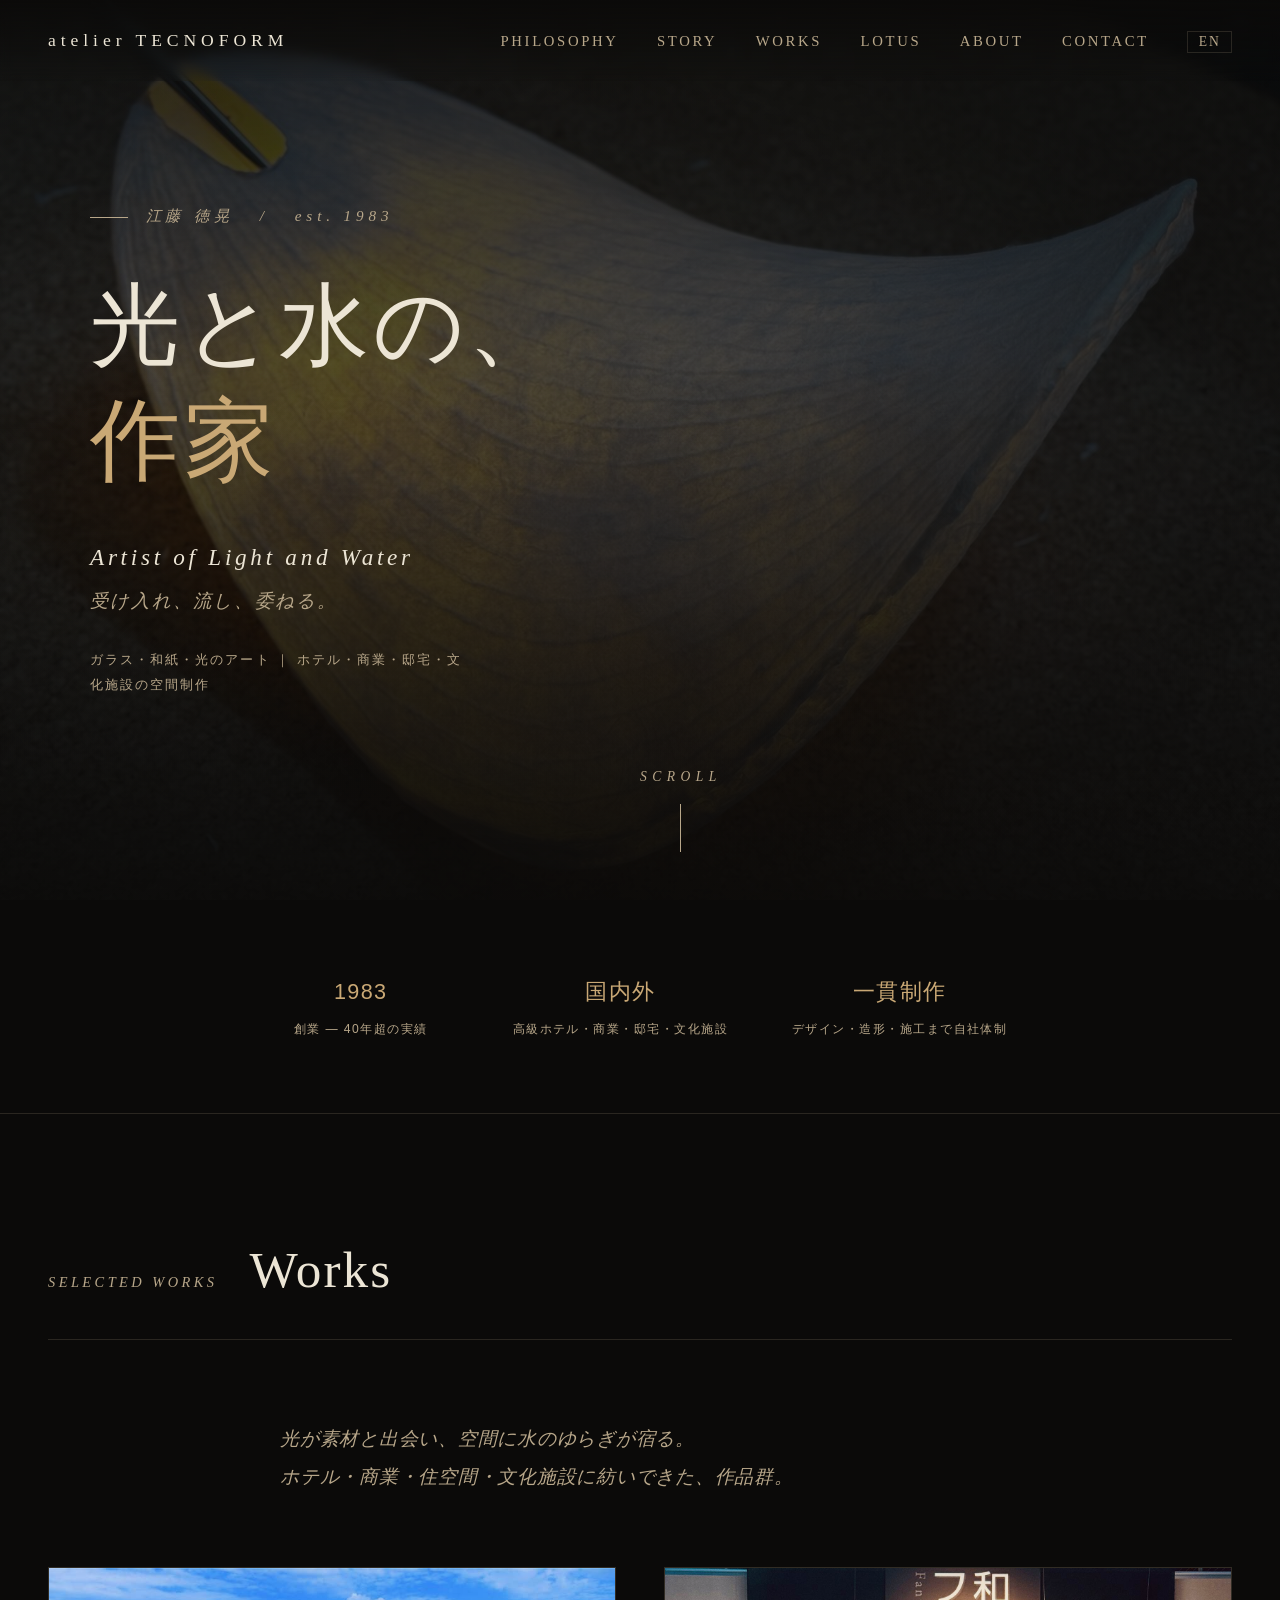
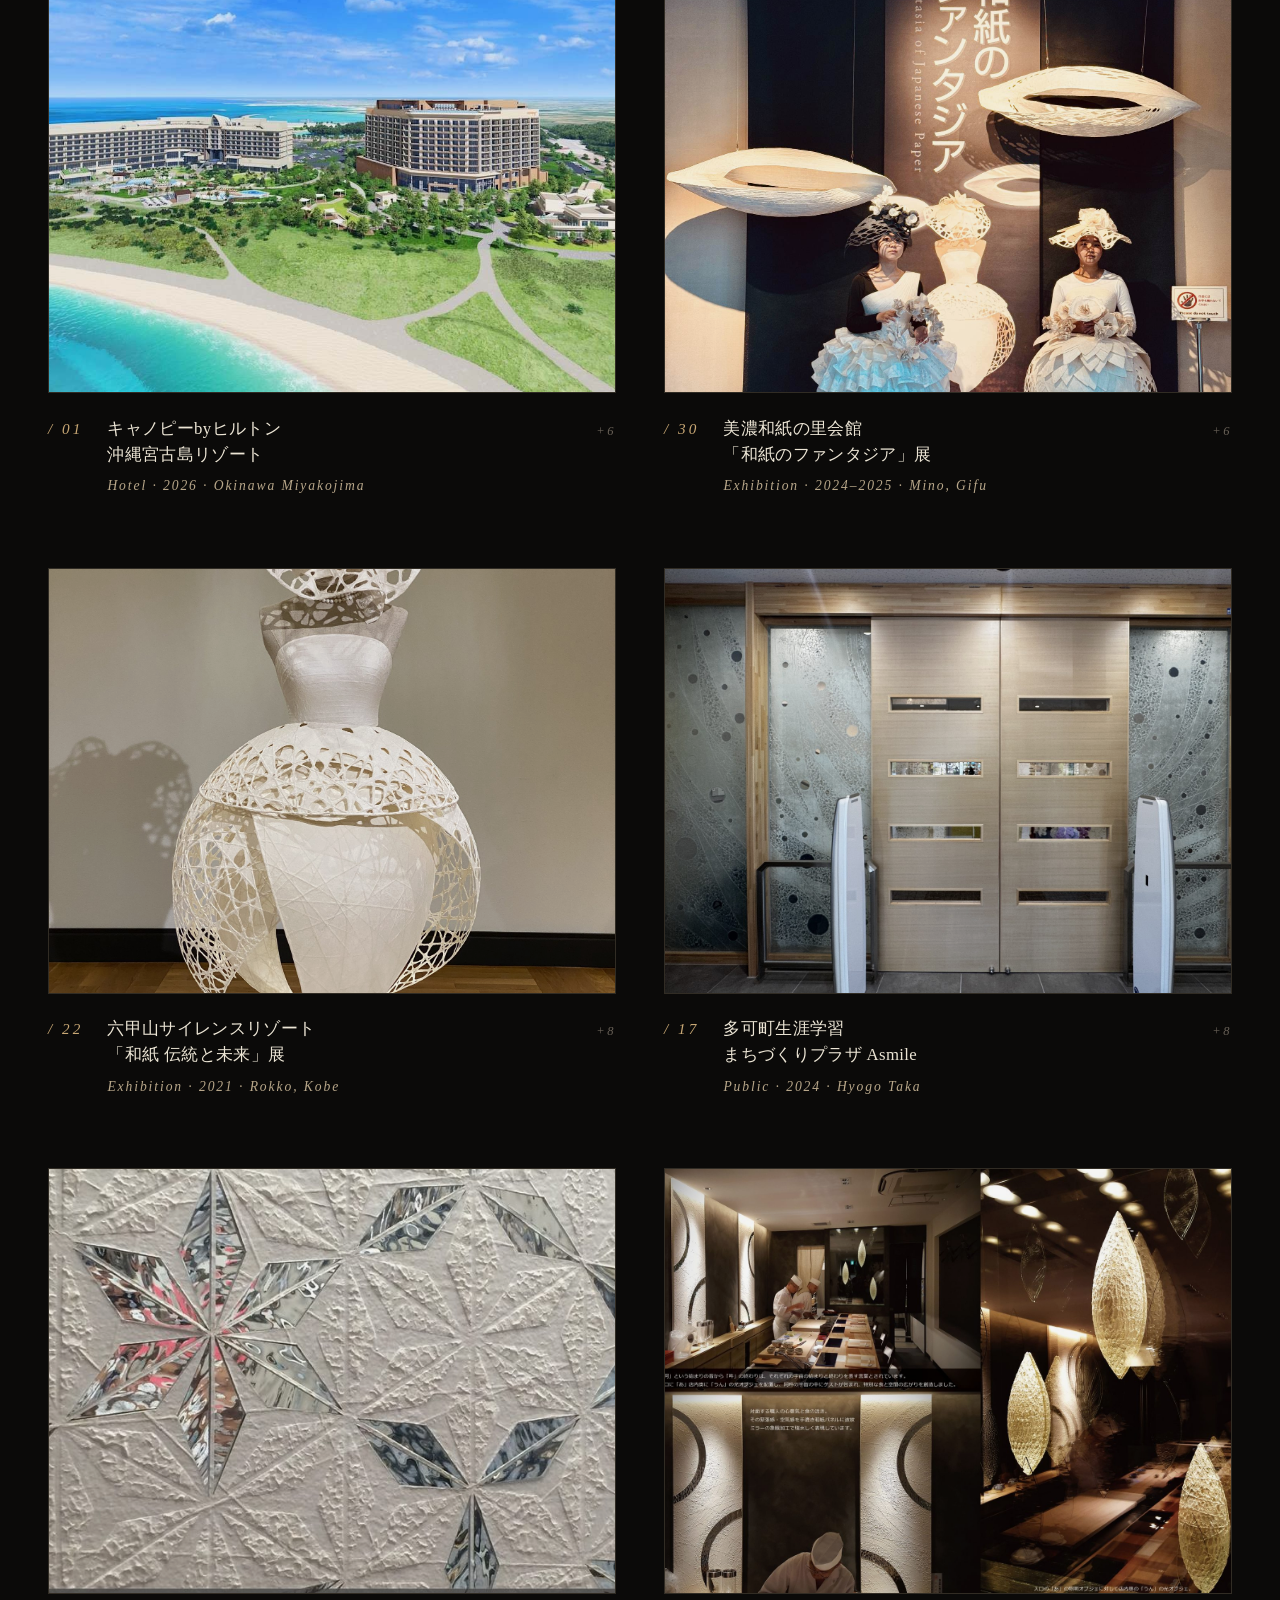
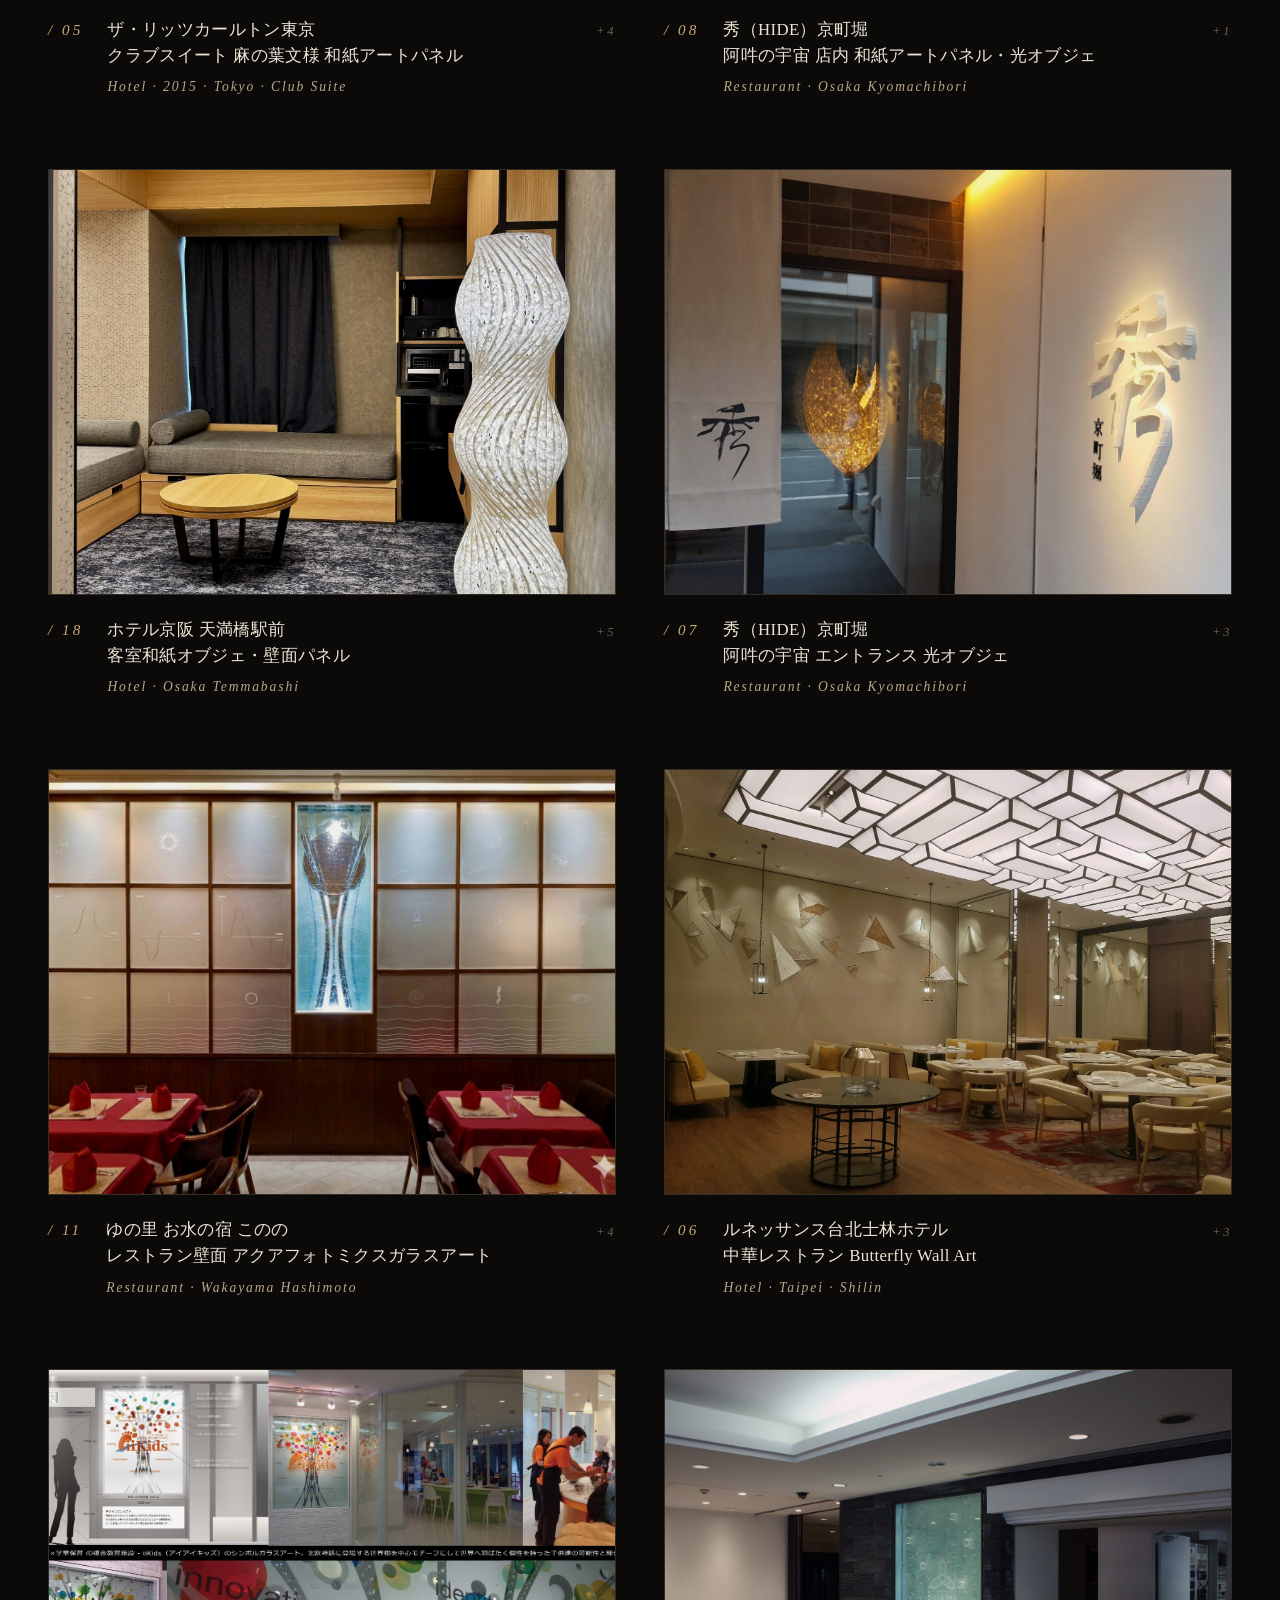
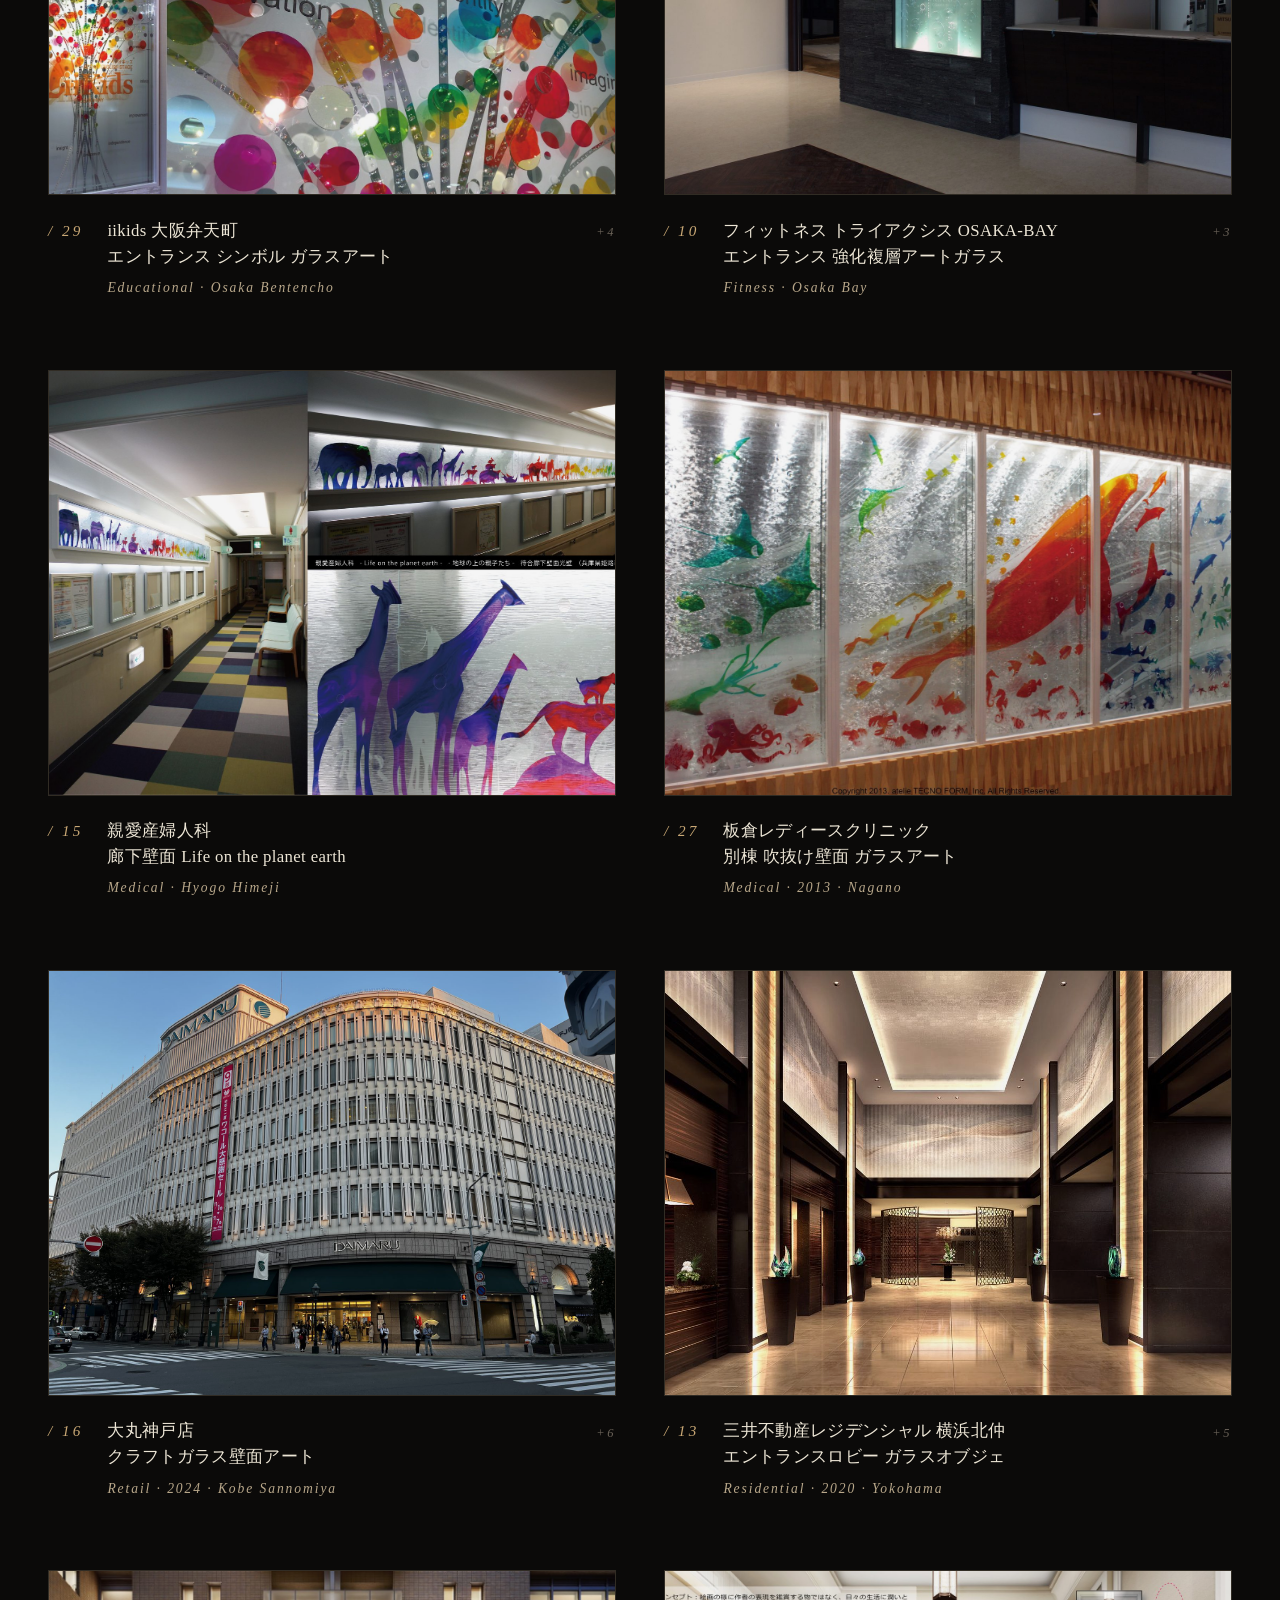
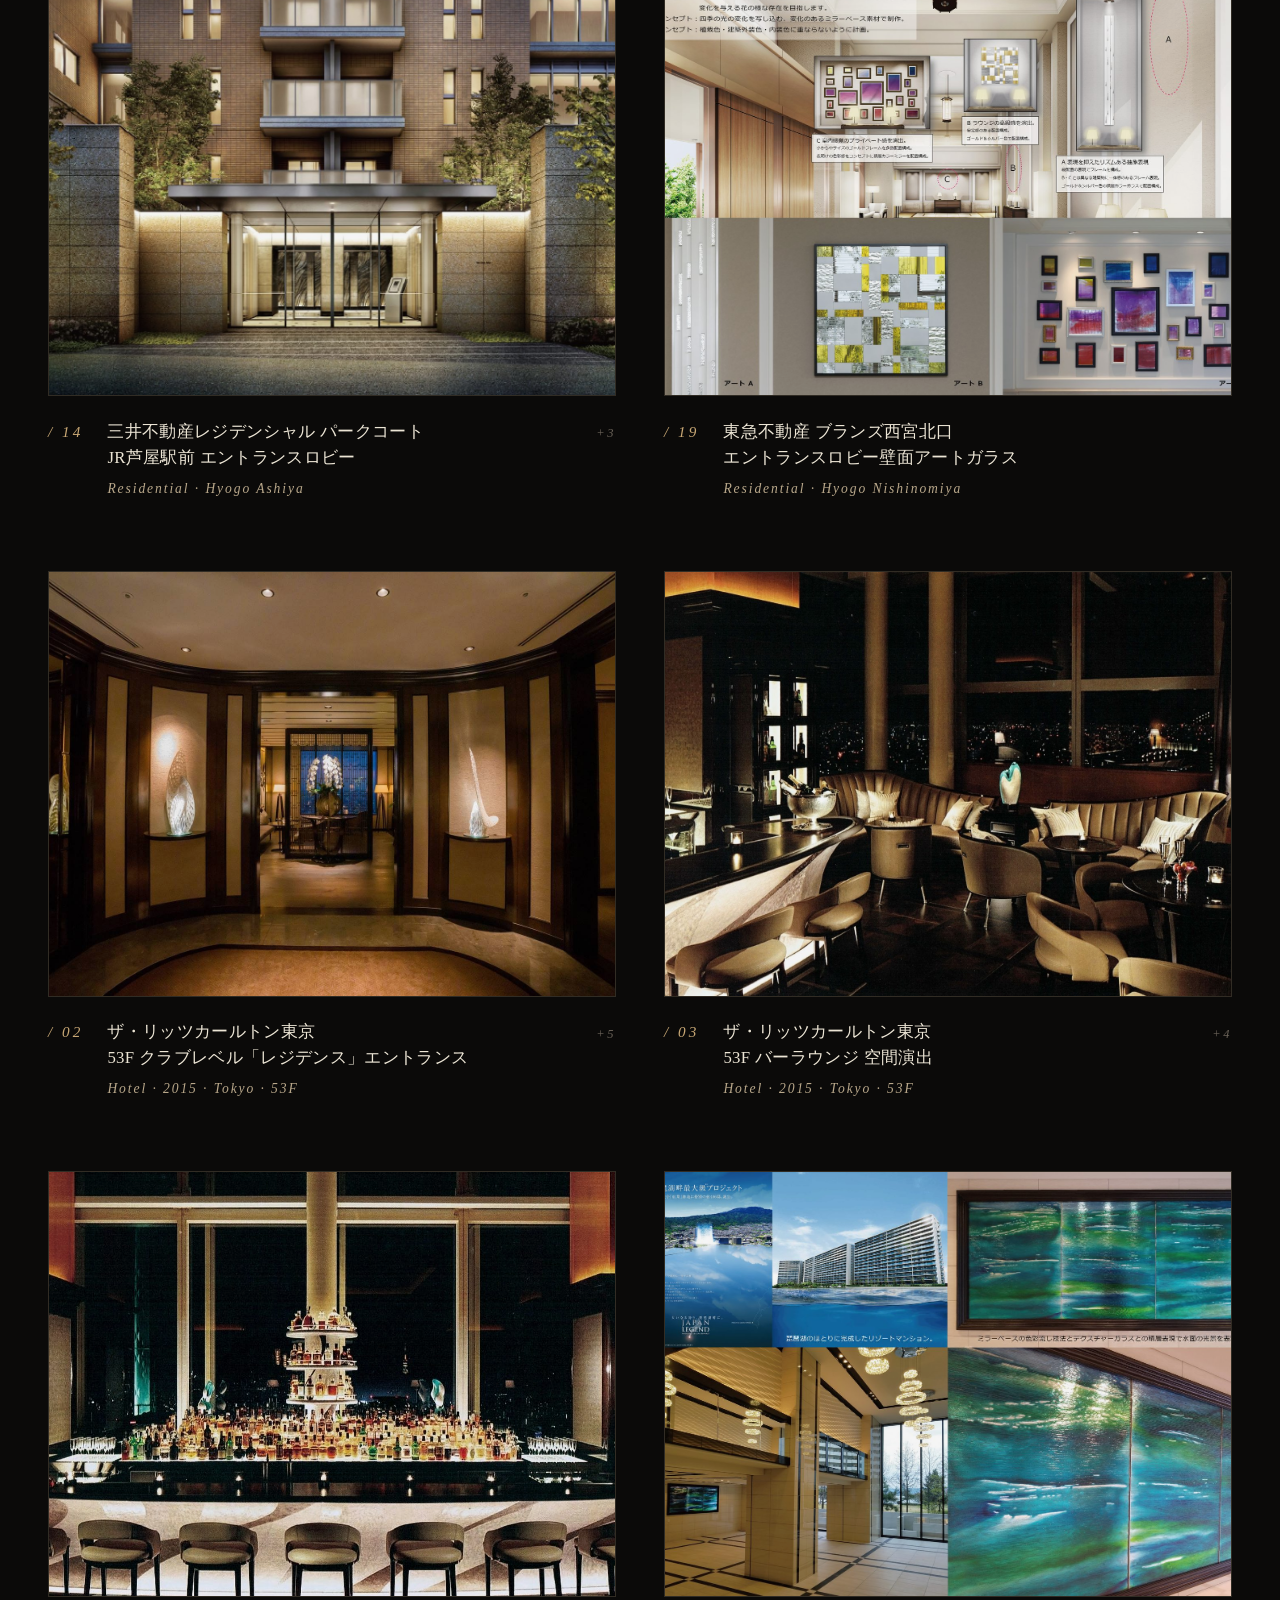
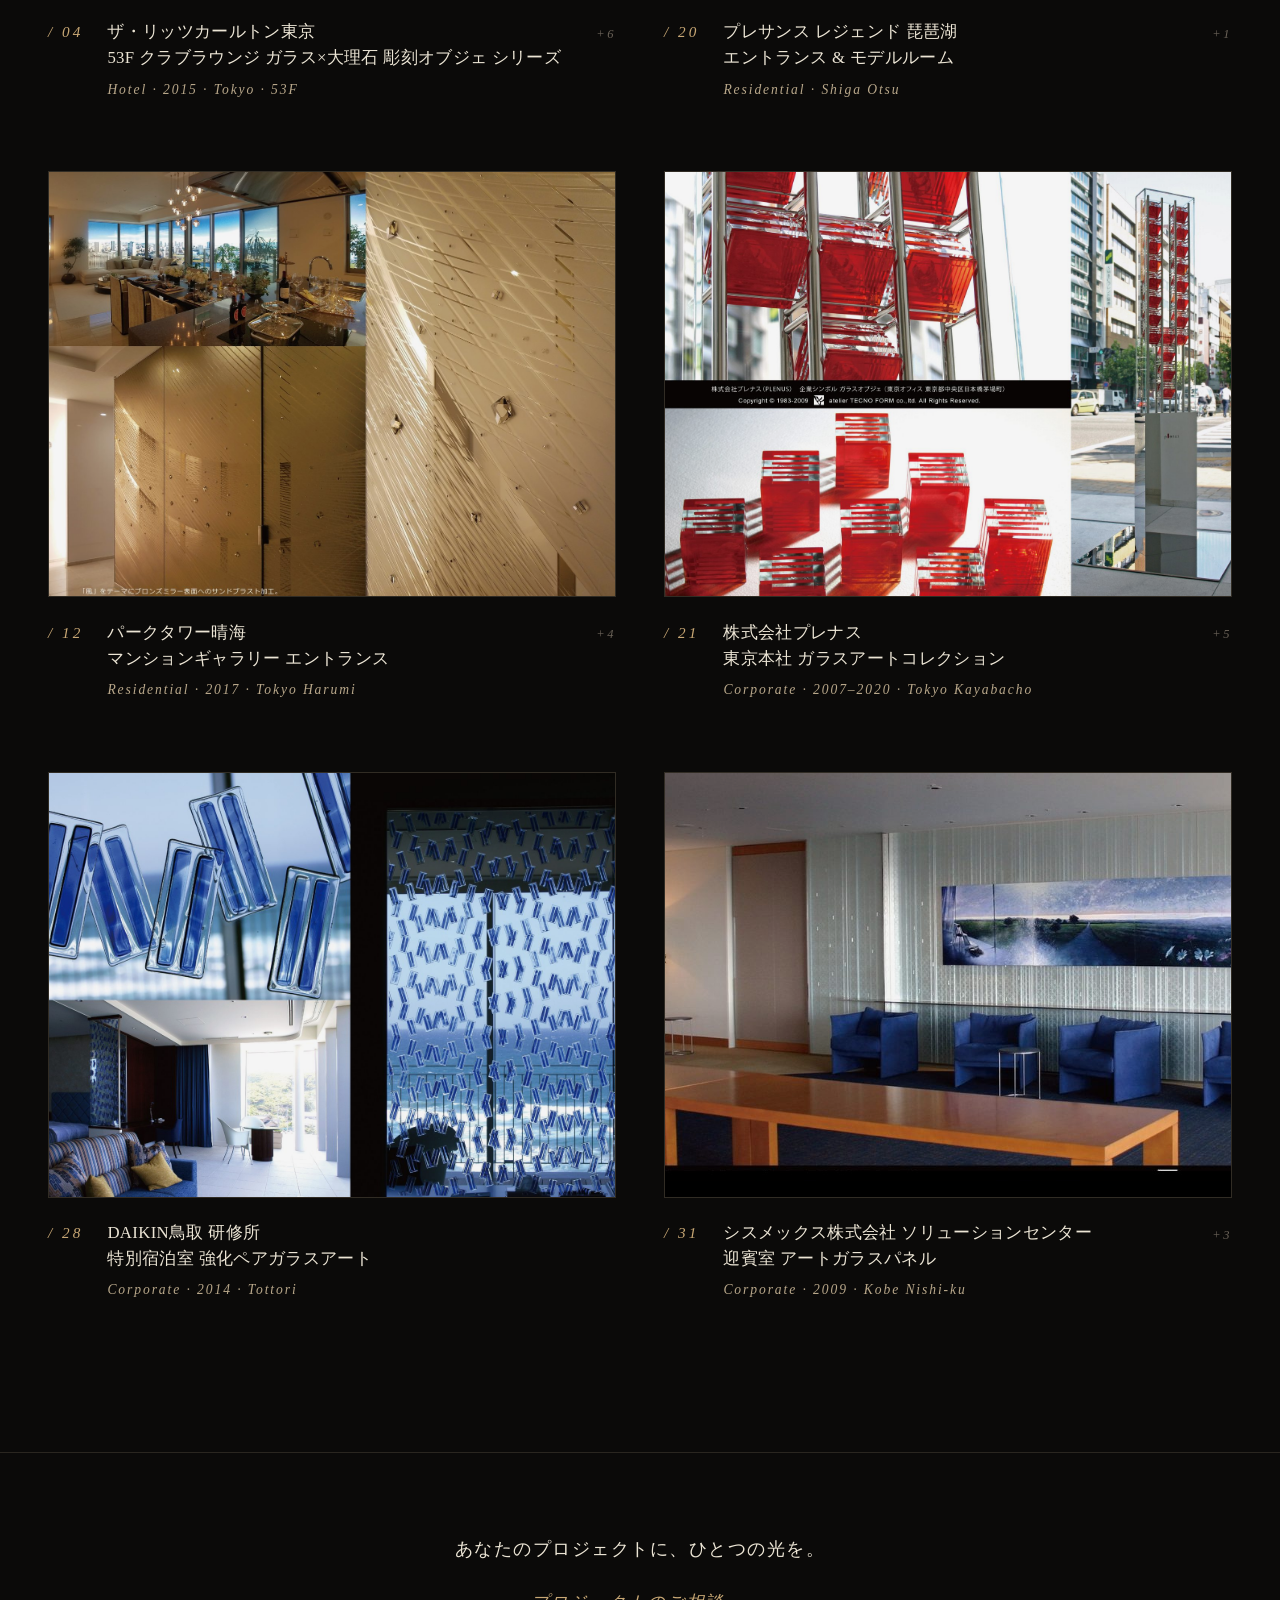
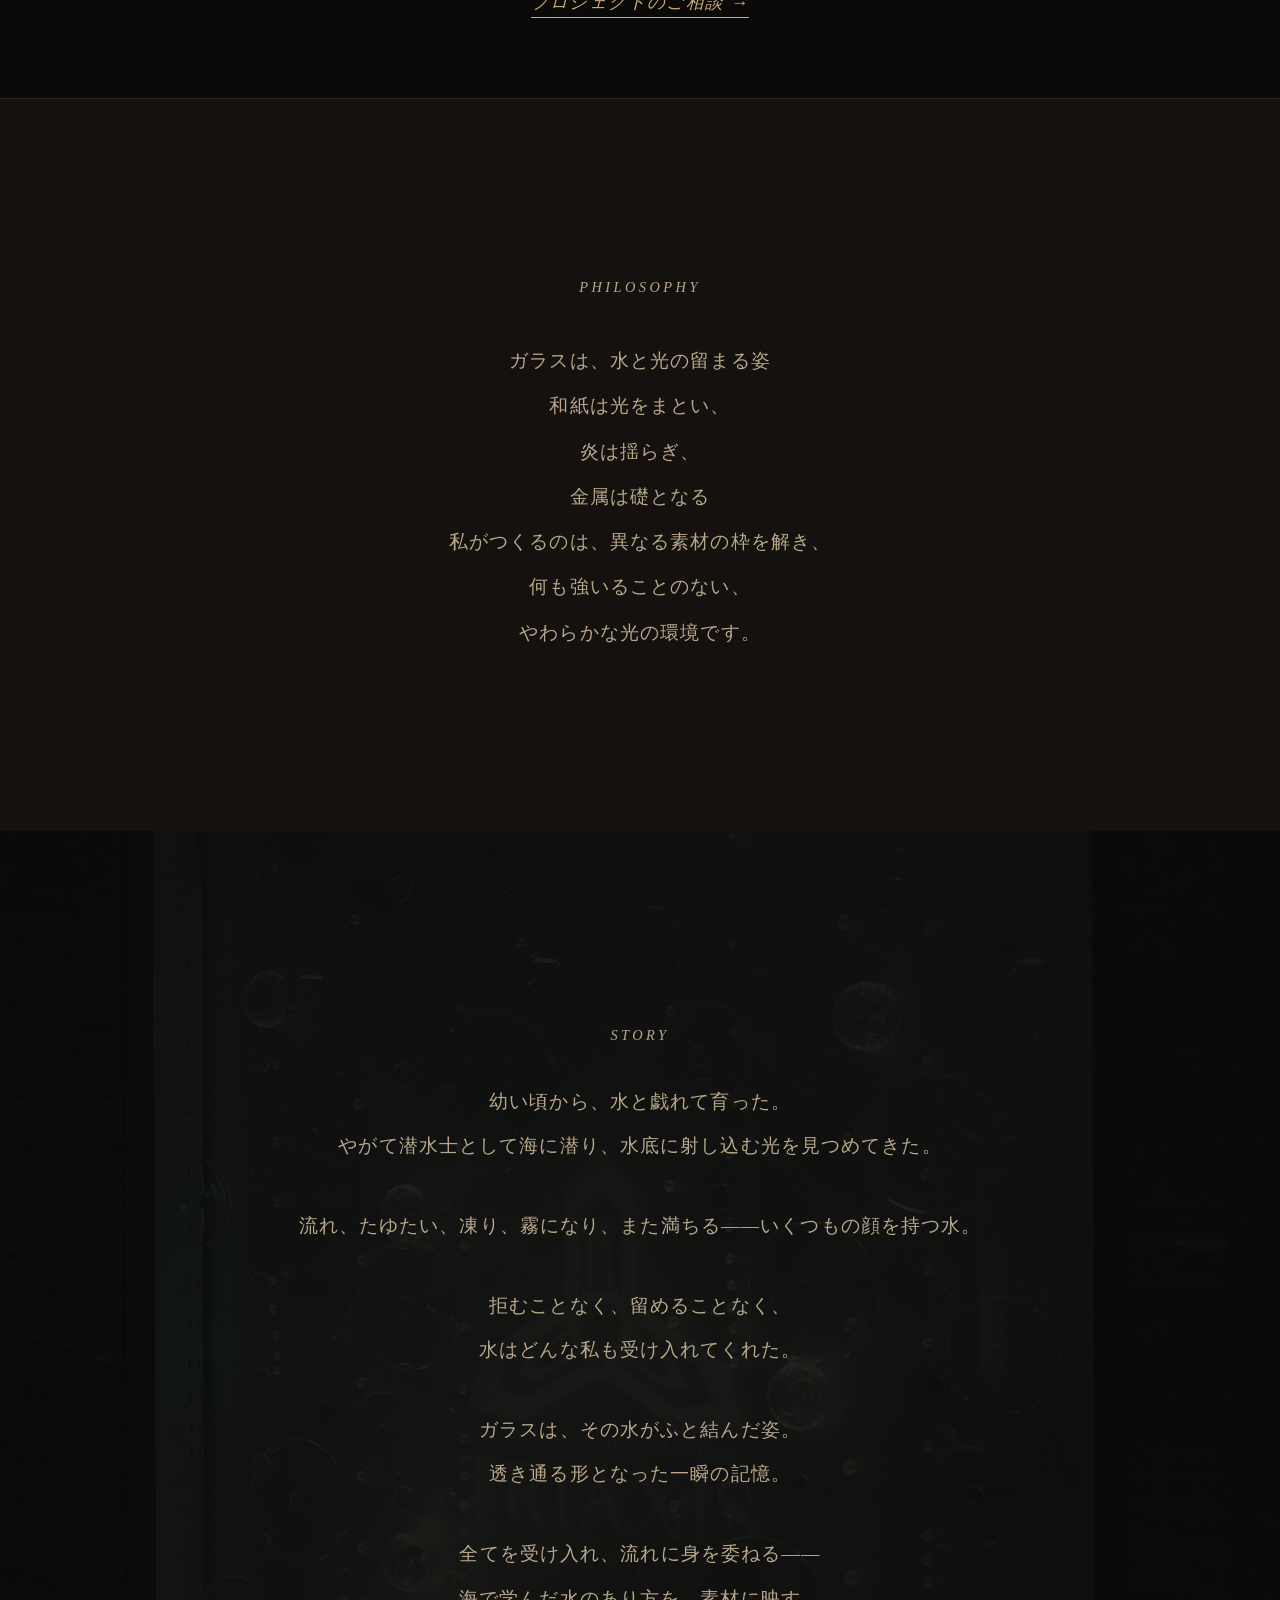
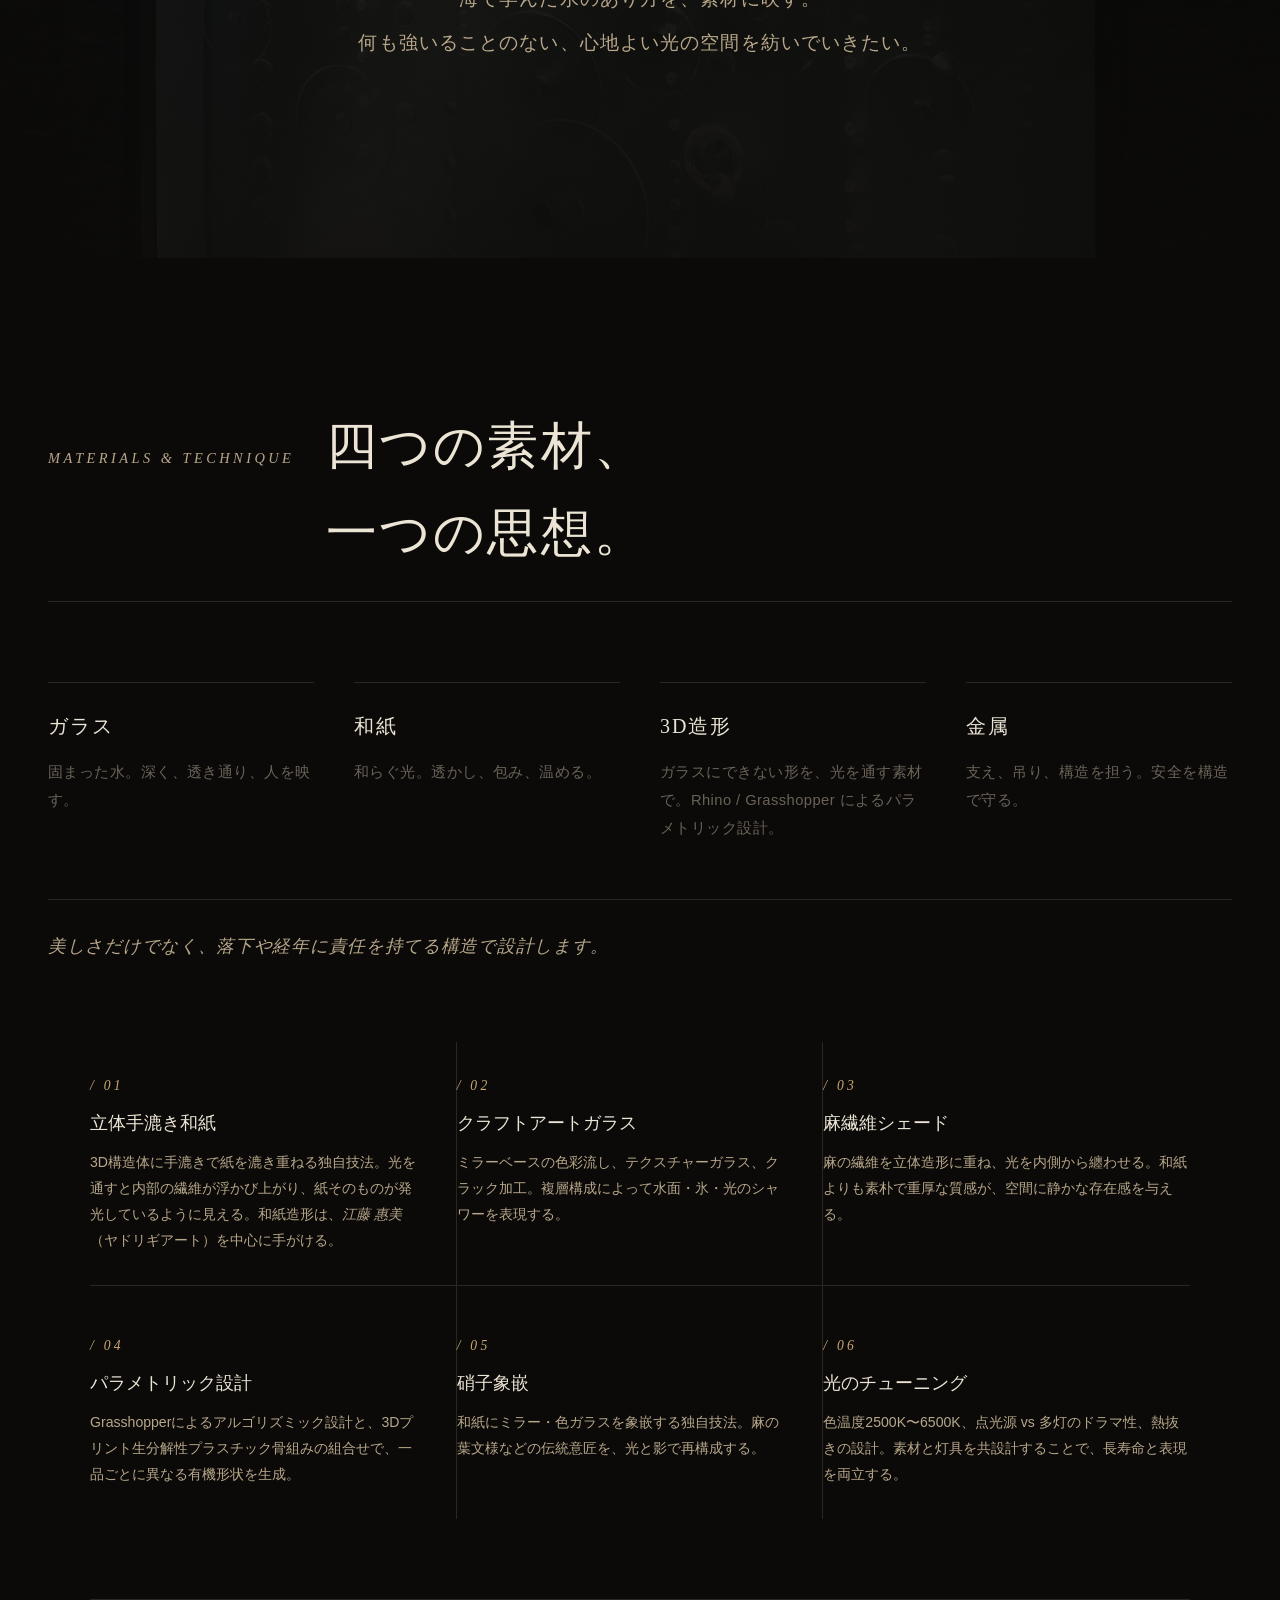
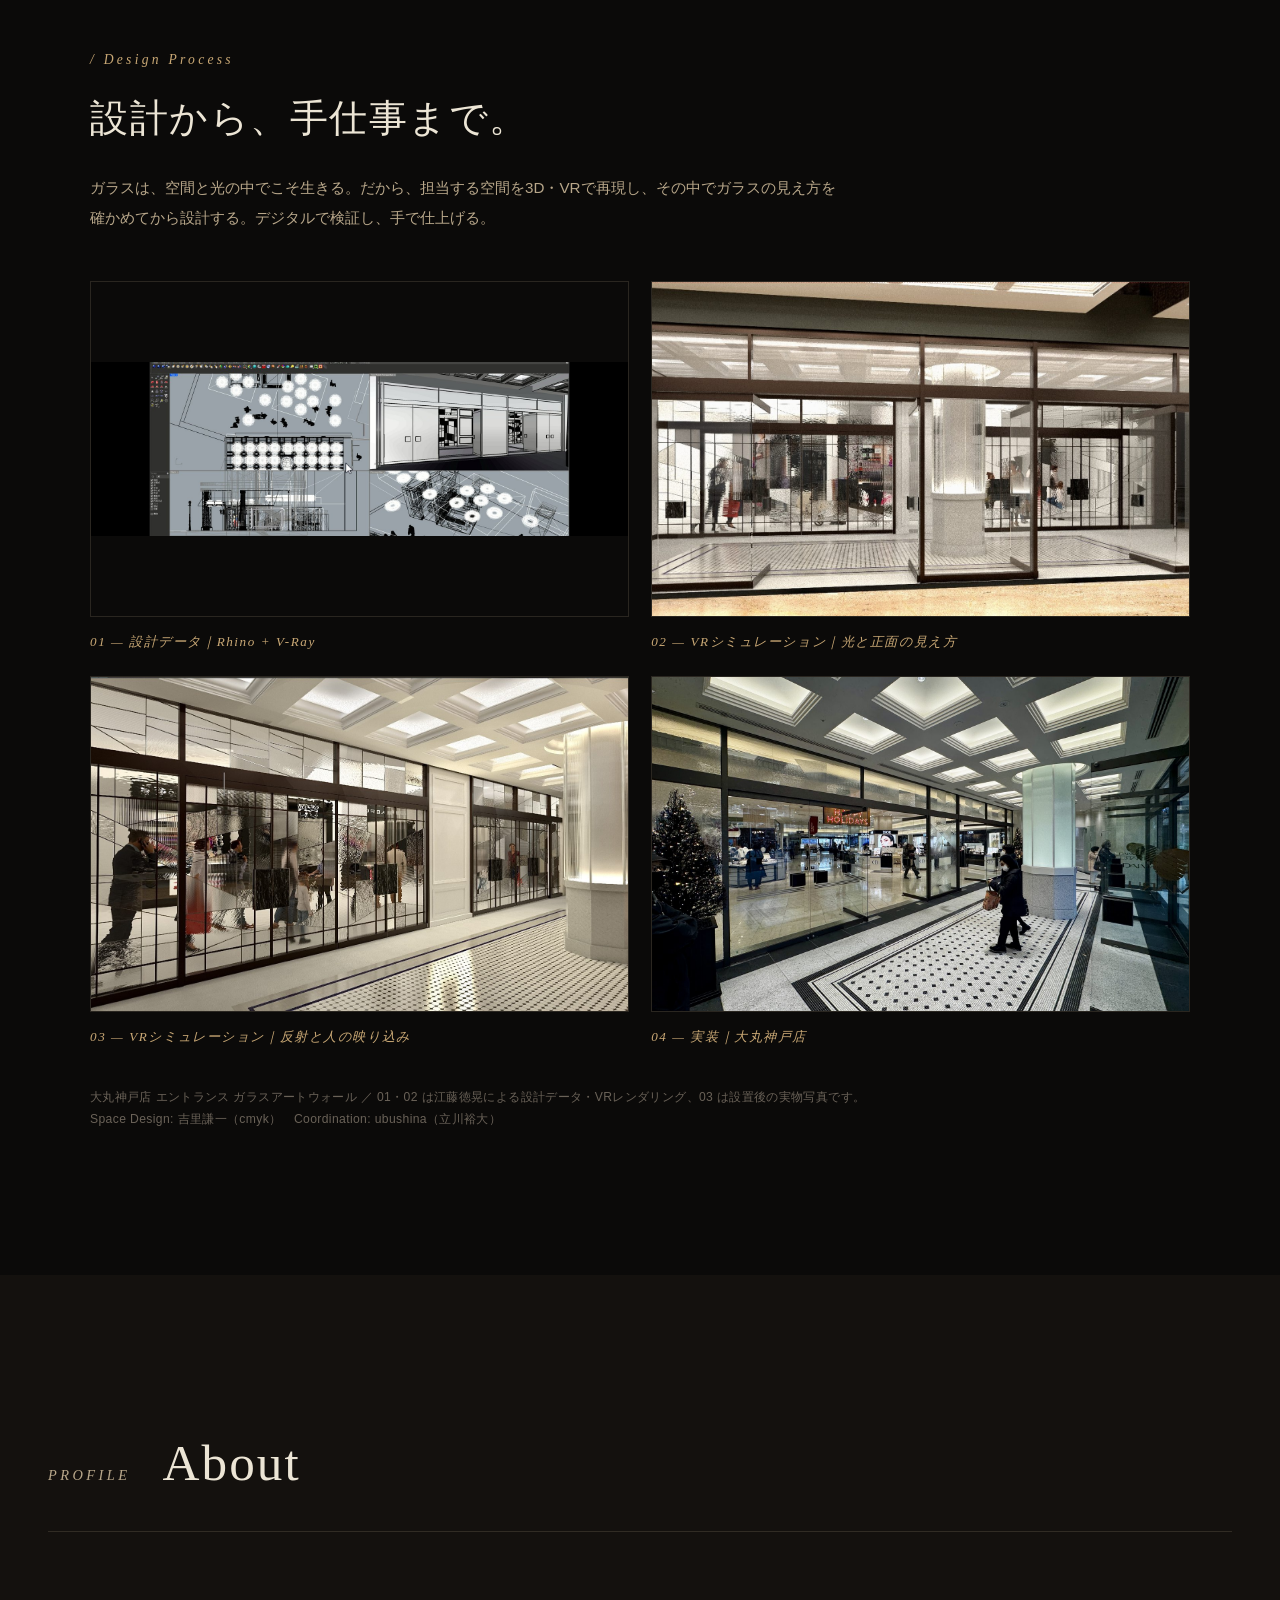
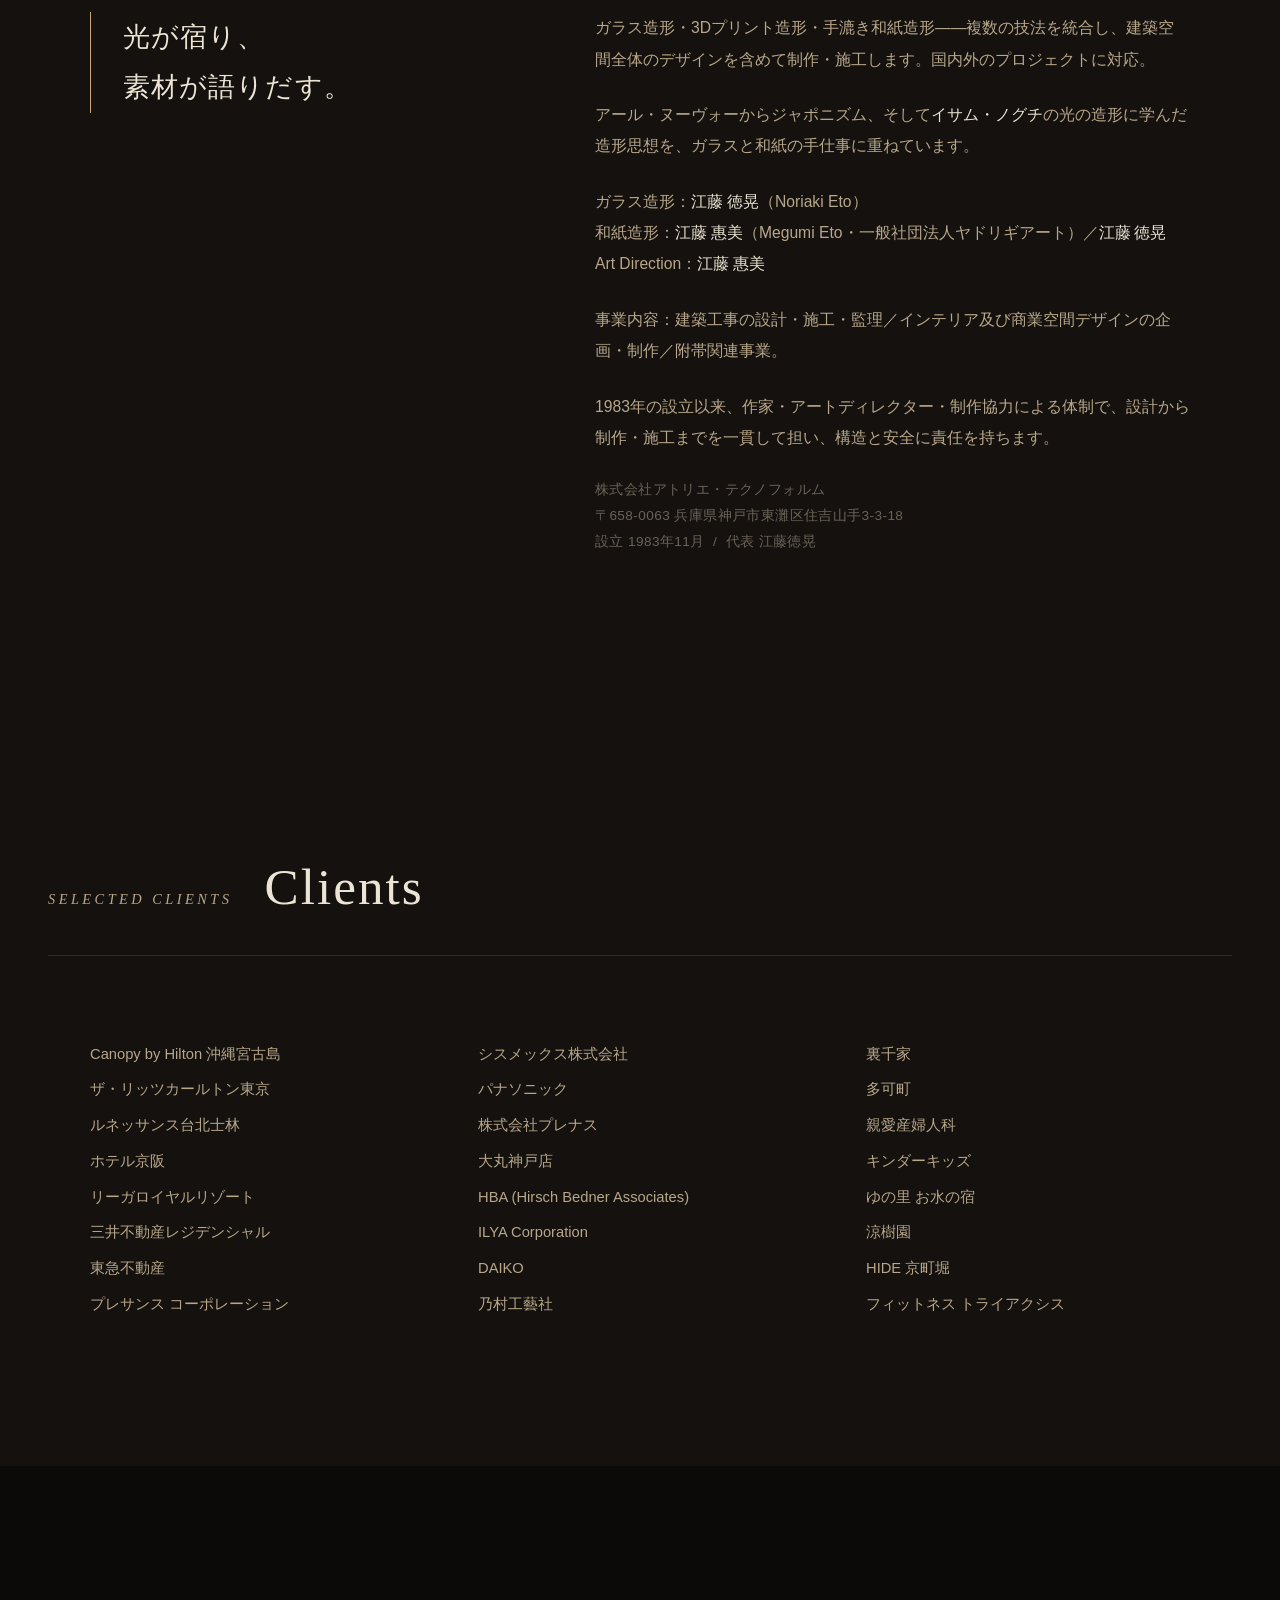
<file: index_backup.html>
<!DOCTYPE html>
<html lang="ja">
<head>
<meta charset="UTF-8">
<!-- SECURITY_POLICY_START -->
<meta http-equiv="Content-Security-Policy" content="default-src 'none'; script-src 'self' https://static.cloudflareinsights.com/beacon.min.js 'sha256-3j15HRRP1RNGje63yQEEnLYoikqxM/7LOxA85ajQhjQ=' 'sha256-mWLnTd4KWpDng5ha8Kh+x0zUthCgkD8bj/1F2z6caHc=' 'sha256-uzoPM01A/VZ/MULFYzMTDpdPjyl1V3IcK0tDwSUj8Kg='; script-src-attr 'none'; style-src 'self' 'unsafe-inline' https://fonts.googleapis.com; font-src 'self' https://fonts.gstatic.com; img-src 'self' data:; media-src 'self'; connect-src 'self' https://cloudflareinsights.com https://static.cloudflareinsights.com; object-src 'none'; base-uri 'none'; form-action 'none'; frame-src 'none'; worker-src 'none'">
<meta name="referrer" content="strict-origin-when-cross-origin">
<!-- SECURITY_POLICY_END -->
<meta name="viewport" content="width=device-width, initial-scale=1.0">
<title>江藤徳晃 | 光と水の作家 | アトリエ・テクノフォルム</title>
<meta name="description" content="光と水の作家。ガラス・和紙・3D造形で、ホテル・商業・住空間のアートと照明をつくる。受け入れ、流し、委ねる——強要しない、やわらかな光の環境を。リッツ・カールトン東京ほか実績多数。">
<meta name="keywords" content="光と水の作家,江藤徳晃,ガラスアート,和紙照明,パラメトリックデザイン,照明オブジェ,エントランスアート,高級ホテル内装,企業エントランス,邸宅アート,壁面アート,アトリエ,テクノフォルム">
<link rel="icon" type="image/svg+xml" href="favicon.svg">
<!-- Open Graph -->
<meta property="og:title" content="江藤徳晃 | 光と水の作家 | アトリエ・テクノフォルム">
<meta property="og:description" content="光と水の作家。ガラス・和紙・3D造形で、ホテル・商業・住空間に、やわらかな光の環境をつくる。">
<meta property="og:type" content="website">
<meta property="og:url" content="https://atelier-tecnoform.com/">
<meta property="og:image" content="https://atelier-tecnoform.com/images/ogp.jpg">
<meta property="og:locale" content="ja_JP">
<meta property="og:site_name" content="atelier TECNOFORM">
<!-- Twitter Card -->
<meta name="twitter:card" content="summary_large_image">
<meta name="twitter:title" content="江藤徳晃 | 光と水の作家">
<meta name="twitter:description" content="光と水の作家。ガラス・和紙・3D造形で、空間にやわらかな光の環境をつくる。">
<meta name="twitter:image" content="https://atelier-tecnoform.com/images/ogp.jpg">
<link rel="canonical" href="https://atelier-tecnoform.com/">
<link rel="preconnect" href="https://fonts.googleapis.com">
<link rel="preconnect" href="https://fonts.gstatic.com" crossorigin>
<link href="https://fonts.googleapis.com/css2?family=Cormorant+Garamond:ital,wght@0,300;0,400;0,500;1,300;1,400&family=Noto+Serif+JP:wght@200;300;400;500&family=Inter:wght@300;400;500&display=swap" rel="stylesheet">
<style>
:root {
  --ink: #0b0a09;
  --ink-soft: #14110e;
  --paper: #ece5d5;
  --paper-soft: #b8a78a;
  --paper-mute: #6a6258;
  --line: rgba(184, 167, 138, 0.18);
  --accent: #c9a875;
}
* { margin: 0; padding: 0; box-sizing: border-box; }
html { scroll-behavior: smooth; -webkit-font-smoothing: antialiased; }
body {
  background: var(--ink);
  color: var(--paper);
  font-family: 'Inter', 'Noto Serif JP', -apple-system, BlinkMacSystemFont, sans-serif;
  font-weight: 300;
  line-height: 1.7;
  overflow-x: hidden;
}
img { display: block; max-width: 100%; }
a { color: inherit; text-decoration: none; }

/* ===== NAVIGATION ===== */
.site-nav {
  position: fixed; top: 0; left: 0; right: 0;
  display: flex; justify-content: space-between; align-items: center;
  padding: 1.6rem 3rem;
  z-index: 100;
  background: linear-gradient(to bottom, rgba(11,10,9,0.92), rgba(11,10,9,0));
  backdrop-filter: blur(6px);
  -webkit-backdrop-filter: blur(6px);
  transition: padding 0.4s ease, background 0.4s ease;
}
.site-nav.scrolled {
  padding: 1rem 3rem;
  background: rgba(11,10,9,0.94);
}
.nav-logo {
  font-family: 'Cormorant Garamond', serif;
  font-size: 1.1rem; font-weight: 400;
  letter-spacing: 0.28em;
  color: var(--paper);
  white-space: nowrap;
}
.nav-links {
  list-style: none; display: flex; gap: 2.4rem;
}
.nav-links a {
  font-family: 'Cormorant Garamond', serif;
  font-size: 0.92rem; letter-spacing: 0.18em;
  text-transform: uppercase;
  color: var(--paper-soft);
  transition: color 0.3s ease;
}
.nav-links a:hover { color: var(--paper); }
.nav-toggle { display: none; background: none; border: none; color: var(--paper); cursor: pointer; }

@media (max-width: 768px) {
  .site-nav { padding: 1rem 1.2rem; }
  .nav-logo { font-size: 0.95rem; letter-spacing: 0.16em; }
  .nav-links { display: none; position: absolute; top: 100%; left: 0; right: 0;
    flex-direction: column; gap: 0; padding: 1rem 1.5rem 2rem;
    background: rgba(11,10,9,0.98); backdrop-filter: blur(8px); }
  .nav-links.open { display: flex; }
  .nav-links li { border-bottom: 1px solid var(--line); padding: 1.1rem 0; }
  .nav-toggle { display: block; font-size: 1.4rem; letter-spacing: 0.18em; }
}

/* ===== HERO ===== */
#hero {
  position: relative;
  min-height: 100vh; min-height: 100svh;
  display: flex; flex-direction: column; justify-content: center;
  padding: 0 3rem; overflow: hidden;
}
.hero-bg-slides {
  position: absolute; inset: 0; z-index: 0; overflow: hidden;
  background: var(--ink);
}
.hero-bg-slide {
  position: absolute; inset: 0;
  background-size: cover; background-position: center;
  opacity: 0;
  transition: opacity 2.4s ease-in-out;
}
.hero-bg-slide.active {
  opacity: 0.42;
  animation: kenBurns 12s ease-out forwards;
}
@keyframes kenBurns {
  0% { transform: scale(1.0); }
  100% { transform: scale(1.10); }
}
.hero-bg-veil {
  position: absolute; inset: 0; z-index: 1;
  background: 
    radial-gradient(ellipse at 30% 50%, transparent 0%, rgba(11,10,9,0.55) 70%),
    linear-gradient(to bottom, rgba(11,10,9,0.32) 0%, rgba(11,10,9,0.18) 40%, rgba(11,10,9,0.85) 100%);
}
.hero-content {
  position: relative; z-index: 2;
  max-width: 1100px; margin: 0 auto; width: 100%;
}
.hero-mark {
  font-family: 'Cormorant Garamond', serif; font-style: italic;
  font-size: 0.95rem; color: var(--paper-soft);
  letter-spacing: 0.32em;
  margin-bottom: 2.5rem;
  opacity: 0; animation: heroFadeUp 1.4s ease 0.3s forwards;
}
.hero-mark::before {
  content: ""; display: inline-block;
  width: 38px; height: 1px; background: var(--paper-soft);
  vertical-align: middle; margin-right: 1.1rem;
}
.hero-title {
  font-family: 'Noto Serif JP', serif;
  font-weight: 300;
  font-size: clamp(2.6rem, 7vw, 5.6rem);
  line-height: 1.28; letter-spacing: 0.04em;
  color: var(--paper);
  margin-bottom: 2.4rem;
  opacity: 0; animation: heroFadeUp 1.6s ease 0.7s forwards;
}
.hero-title em {
  font-style: normal; color: var(--accent);
  font-weight: 400;
}
.hero-sub {
  font-family: 'Cormorant Garamond', serif;
  font-style: italic; font-size: 1.15rem;
  color: var(--paper-soft);
  letter-spacing: 0.12em; max-width: 580px;
  line-height: 1.8;
  opacity: 0; animation: heroFadeUp 1.6s ease 1.1s forwards;
}
.hero-sub-poem {
  display: inline-block;
  font-style: italic;
  font-size: 1.45rem;
  letter-spacing: 0.16em;
  color: var(--paper);
  margin-bottom: 0.4rem;
}
.hero-scroll {
  position: absolute; bottom: 3rem; left: 50%;
  transform: translateX(-50%); z-index: 2;
  font-family: 'Cormorant Garamond', serif; font-style: italic;
  font-size: 0.85rem; letter-spacing: 0.4em;
  color: var(--paper-soft); text-transform: uppercase;
  opacity: 0; animation: heroFadeUp 1.6s ease 1.5s forwards;
}
.hero-scroll::after {
  content: ""; display: block;
  width: 1px; height: 48px; background: var(--paper-soft);
  margin: 1rem auto 0;
  animation: scrollLine 2.2s ease-in-out infinite;
  transform-origin: top;
}
@keyframes heroFadeUp {
  from { opacity: 0; transform: translateY(20px); }
  to { opacity: 1; transform: translateY(0); }
}
@keyframes scrollLine {
  0%, 100% { transform: scaleY(0.3); opacity: 0.3; }
  50% { transform: scaleY(1); opacity: 1; }
}
@media (max-width: 768px) {
  #hero { padding: 0 1.5rem; }
  .hero-mark { font-size: 0.78rem; margin-bottom: 1.8rem; }
  .hero-mark::before { width: 22px; margin-right: 0.8rem; }
  .hero-sub-poem { font-size: 1.18rem; letter-spacing: 0.12em; }
  .hero-scroll { font-size: 0.7rem; bottom: 2rem; }
  .hero-scroll::after { height: 32px; }
}

/* ===== SECTION COMMON ===== */
section {
  padding: 9rem 3rem;
  position: relative;
}
@media (max-width: 768px) {
  section { padding: 5rem 1.5rem; }
}
.section-head {
  max-width: 1280px; margin: 0 auto 5rem;
  display: flex; align-items: baseline; gap: 2rem;
  border-bottom: 1px solid var(--line);
  padding-bottom: 1.6rem;
}
.section-label {
  font-family: 'Cormorant Garamond', serif; font-style: italic;
  font-size: 0.9rem; letter-spacing: 0.24em;
  color: var(--paper-soft); text-transform: uppercase;
}
.section-title {
  font-family: 'Cormorant Garamond', serif; font-weight: 400;
  font-size: clamp(2rem, 4vw, 3.4rem);
  letter-spacing: 0.04em; color: var(--paper);
}
@media (max-width: 768px) {
  .section-head { margin-bottom: 3rem; flex-direction: column; gap: 0.4rem; align-items: flex-start; }
}

/* ===== WORKS ===== */
#works { padding-top: 7rem; }
.works-lead {
  max-width: 1280px; margin: 0 auto 4.5rem;
  font-family: 'Cormorant Garamond', serif; font-style: italic;
  font-size: 1.18rem; line-height: 2;
  color: var(--paper-soft);
  letter-spacing: 0.04em;
  max-width: 720px;
}
.works-grid {
  max-width: 1280px; margin: 0 auto;
  display: grid; grid-template-columns: repeat(2, 1fr);
  gap: 4rem 3rem;
}
@media (max-width: 768px) {
  .works-grid { grid-template-columns: 1fr; gap: 3rem; }
  .works-lead { font-size: 1.02rem; line-height: 1.85; margin-bottom: 3rem; }
}
.work-card {
  cursor: pointer; position: relative;
  transition: transform 0.7s cubic-bezier(0.22, 1, 0.36, 1);
}
.work-card.is-coming { cursor: default; opacity: 0.4; }
.work-card.is-coming .work-frame { min-height: 220px; }
.work-frame {
  position: relative;
  width: 100%;
  aspect-ratio: 4 / 3;
  background: var(--ink-soft);
  overflow: hidden;
  border: 1px solid var(--line);
  transition: border-color 0.6s ease;
}
.work-frame img {
  display: block;
  width: 100%; height: 100%;
  object-fit: cover;
  object-position: center;
  background: var(--ink);
  transition: transform 1.2s cubic-bezier(0.22, 1, 0.36, 1), filter 0.6s ease;
  filter: brightness(0.96);
}
.work-card:hover .work-frame { border-color: var(--accent); }
.work-card:hover .work-frame img { transform: scale(1.025); filter: brightness(1.0); }
.work-coming-mark {
  position: absolute; inset: 0;
  display: flex; align-items: center; justify-content: center;
  font-family: 'Cormorant Garamond', serif; font-style: italic;
  font-size: 0.95rem; letter-spacing: 0.32em;
  color: var(--paper-mute); text-transform: uppercase;
}
.work-meta {
  display: flex; justify-content: space-between; align-items: baseline;
  margin-top: 1.4rem; gap: 1.5rem;
  padding-bottom: 0.4rem;
}
.work-num {
  font-family: 'Cormorant Garamond', serif; font-style: italic;
  font-size: 0.95rem; color: var(--accent);
  letter-spacing: 0.2em; flex-shrink: 0;
}
.work-info { flex: 1; }
.work-name {
  font-family: 'Noto Serif JP', serif; font-weight: 400;
  font-size: 1.05rem; line-height: 1.55;
  color: var(--paper); letter-spacing: 0.02em;
}
.work-type {
  font-family: 'Cormorant Garamond', serif; font-style: italic;
  font-size: 0.85rem; color: var(--paper-soft);
  letter-spacing: 0.14em; margin-top: 0.4rem;
}
.work-imgcount {
  font-family: 'Cormorant Garamond', serif; font-style: italic;
  font-size: 0.78rem; color: var(--paper-mute);
  letter-spacing: 0.2em; flex-shrink: 0; align-self: flex-start;
  padding-top: 0.3rem;
}

/* ===== ABOUT / PHILOSOPHY ===== */
#about { background: var(--ink-soft); }
.about-grid {
  max-width: 1100px; margin: 0 auto;
  display: grid; grid-template-columns: 1fr 1.4fr;
  gap: 5rem; align-items: start;
}
.about-pull {
  font-family: 'Noto Serif JP', serif; font-weight: 300;
  font-size: clamp(1.3rem, 2.2vw, 1.7rem);
  line-height: 1.85; color: var(--paper);
  letter-spacing: 0.04em;
  border-left: 1px solid var(--accent);
  padding-left: 2rem;
}
.about-body {
  font-size: 0.98rem; line-height: 2.0;
  color: var(--paper-soft);
}
.about-body p + p { margin-top: 1.5rem; }
.about-body em {
  font-style: italic; color: var(--paper);
  font-family: 'Cormorant Garamond', serif;
}
@media (max-width: 768px) {
  .about-grid { grid-template-columns: 1fr; gap: 2.5rem; }
  .about-pull { padding-left: 1.2rem; font-size: 1.15rem; }
}

/* ===== TECHNOLOGY ===== */
.tech-list {
  max-width: 1100px; margin: 0 auto;
  display: grid; grid-template-columns: repeat(3, 1fr);
  gap: 0;
}
.tech-item {
  padding: 2rem 2rem 2rem 0;
  border-right: 1px solid var(--line);
}
.tech-item:nth-child(3n) { border-right: none; padding-right: 0; }
.tech-item:nth-child(n+4) { padding-top: 3rem; border-top: 1px solid var(--line); margin-top: 0; }
.tech-num {
  font-family: 'Cormorant Garamond', serif; font-style: italic;
  font-size: 0.85rem; color: var(--accent);
  letter-spacing: 0.24em; margin-bottom: 0.8rem;
}
.tech-title {
  font-family: 'Noto Serif JP', serif; font-weight: 400;
  font-size: 1.1rem; color: var(--paper);
  margin-bottom: 0.8rem; line-height: 1.5;
}
.tech-desc {
  font-size: 0.88rem; line-height: 1.85;
  color: var(--paper-soft);
}
@media (max-width: 768px) {
  .tech-list { grid-template-columns: 1fr; }
  .tech-item { border-right: none; border-bottom: 1px solid var(--line); padding: 1.6rem 0; }
  .tech-item:nth-child(n+4) { padding-top: 1.6rem; border-top: none; }
  .tech-item:last-child { border-bottom: none; }
}

/* ===== CLIENTS ===== */
#clients { background: var(--ink-soft); }
.clients-grid {
  max-width: 1100px; margin: 0 auto;
  columns: 3; column-gap: 4rem;
  font-size: 0.92rem;
  color: var(--paper-soft);
  line-height: 2.1;
}
.clients-grid li {
  list-style: none;
  break-inside: avoid;
  padding: 0.15rem 0;
}
@media (max-width: 768px) {
  .clients-grid { columns: 1; }
}

/* ===== CONTACT ===== */
#contact { text-align: center; padding: 8rem 3rem; }
.contact-tagline {
  font-family: 'Cormorant Garamond', serif; font-style: italic;
  font-size: clamp(1.4rem, 2.5vw, 2rem);
  color: var(--paper-soft);
  margin-bottom: 2.4rem; letter-spacing: 0.06em;
  line-height: 1.6;
}
.contact-mail {
  font-family: 'Cormorant Garamond', serif;
  font-size: clamp(1.6rem, 3.5vw, 2.6rem);
  color: var(--accent);
  letter-spacing: 0.12em;
  border-bottom: 1px solid var(--accent);
  padding-bottom: 0.4rem;
  display: inline-block;
  transition: color 0.4s ease, border-color 0.4s ease;
}
.contact-mail:hover { color: var(--paper); border-color: var(--paper); }
.contact-info {
  margin-top: 3rem;
  font-size: 0.92rem; color: var(--paper-mute);
  letter-spacing: 0.08em;
  line-height: 2;
}
footer {
  border-top: 1px solid var(--line);
  padding: 2rem 3rem;
  text-align: center;
  font-family: 'Cormorant Garamond', serif; font-style: italic;
  font-size: 0.78rem; letter-spacing: 0.2em;
  color: var(--paper-mute);
}

/* ===== LIGHTBOX ===== */
.lightbox {
  position: fixed; inset: 0; z-index: 200;
  background: #0b0a09;
  display: none;
  opacity: 0; transition: opacity 0.45s ease;
  overflow-y: auto; -webkit-overflow-scrolling: touch;
}
.lightbox.is-open { display: block; opacity: 1; }
.lb-header {
  padding: 1.2rem 2rem;
  display: flex; justify-content: space-between; align-items: center;
  border-bottom: 1px solid var(--line);
  position: sticky; top: 0; z-index: 10;
  background: #0b0a09;
}
.lb-counter {
  font-family: 'Cormorant Garamond', serif; font-style: italic;
  font-size: 0.95rem; letter-spacing: 0.22em;
  color: var(--paper-soft);
}
.lb-close {
  background: none; border: none; cursor: pointer;
  color: var(--paper); font-size: 1.6rem;
  font-family: 'Cormorant Garamond', serif;
  width: 44px; height: 44px;
  display: flex; align-items: center; justify-content: center;
  border: 1px solid var(--line);
  transition: border-color 0.3s ease, color 0.3s ease;
}
.lb-close:hover { border-color: var(--accent); color: var(--accent); }

.lb-stage {
  position: relative;
  display: flex; align-items: center; justify-content: center;
  padding: 2rem;
  width: 100%; box-sizing: border-box;
}
.lb-img-wrap {
  position: relative;
  width: 100%;
  display: flex; align-items: center; justify-content: center;
}
.lb-img {
  max-width: 100%; max-height: 78vh;
  width: auto; height: auto;
  object-fit: contain;
  transition: opacity 0.4s ease;
  box-shadow: 0 30px 80px rgba(0,0,0,0.5);
}
.lb-img.loading { opacity: 0; }

.lb-nav {
  position: absolute; top: 50%;
  transform: translateY(-50%);
  background: rgba(11,10,9,0.85); border: 1px solid rgba(255,255,255,0.3);
  color: #ffffff; cursor: pointer;
  width: 52px; height: 52px;
  display: flex; align-items: center; justify-content: center;
  font-family: 'Cormorant Garamond', serif;
  font-size: 1.8rem;
  transition: border-color 0.3s ease, color 0.3s ease, background 0.3s ease;
  z-index: 2;
}
.lb-nav:hover { border-color: var(--accent); color: var(--accent); background: rgba(11,10,9,0.95); }
.lb-prev { left: 1.5rem; }
.lb-next { right: 1.5rem; }
.lb-nav.is-hidden { display: none; }

.lb-footer {
  display: block;
  padding: 2rem 2rem 2.4rem;
  border-top: 1px solid var(--line);
  max-width: 1100px;
  margin: 0 auto;
  width: 100%;
  box-sizing: border-box;
  text-align: center;
  background: transparent;
}
.lb-title {
  font-family: 'Noto Serif JP', serif; font-weight: 400;
  font-size: clamp(1.1rem, 2vw, 1.5rem);
  color: var(--paper); letter-spacing: 0.04em; line-height: 1.55;
  margin-bottom: 0.6rem;
}
.lb-meta {
  font-family: 'Cormorant Garamond', serif; font-style: italic;
  font-size: 0.9rem; letter-spacing: 0.18em;
  color: var(--paper-soft);
  margin-bottom: 1rem;
}
.lb-desc {
  font-family: 'Noto Serif JP', serif;
  font-size: 1.1rem; line-height: 2.1;
  font-weight: 500;
  color: #ffffff;
  max-width: 640px; margin: 0 auto 1.4rem;
  text-align: left;
  letter-spacing: 0.03em;
}
.lb-desc em {
  font-style: italic;
  color: var(--accent);
  font-weight: 600;
  letter-spacing: 0.05em;
}
.lb-desc:empty { display: none; }
.lb-credit {
  font-family: 'Cormorant Garamond', serif; font-style: italic;
  font-size: 0.82rem; line-height: 1.85;
  color: var(--paper-mute);
  letter-spacing: 0.04em;
}
.lb-credit:empty { display: none; }

/* タイトル+メタを画像の上に配置 */
.lb-caption {
  display: block;
  padding: 1.8rem 2rem 1.2rem;
  text-align: left;
  max-width: 1100px;
  margin: 0 auto;
  width: 100%;
  box-sizing: border-box;
}
.lb-caption .lb-title {
  font-family: 'Noto Serif JP', serif; font-weight: 400;
  font-size: clamp(1.2rem, 2.4vw, 1.7rem);
  color: var(--paper); letter-spacing: 0.04em; line-height: 1.55;
  margin-bottom: 0.7rem;
}
.lb-caption .lb-meta {
  font-family: 'Cormorant Garamond', serif; font-style: italic;
  font-size: 0.95rem; letter-spacing: 0.22em;
  color: var(--accent);
  margin-bottom: 0;
}
.lb-back {
  margin-top: 2rem;
  background: transparent;
  border: 1px solid var(--line);
  color: var(--paper);
  font-family: 'Cormorant Garamond', serif;
  font-size: 0.95rem;
  letter-spacing: 0.18em;
  padding: 0.9rem 1.8rem;
  cursor: pointer;
  transition: border-color 0.3s ease, color 0.3s ease, background 0.3s ease;
}
.lb-back:hover, .lb-back:active { border-color: var(--accent); color: var(--accent); background: rgba(201, 168, 117, 0.08); }

/* ===== SCROLL TOP BUTTON ===== */
.scroll-top {
  position: fixed; right: 1.2rem; bottom: 1.2rem;
  width: 46px; height: 46px;
  border-radius: 50%;
  background: rgba(11, 10, 9, 0.78);
  border: 1px solid var(--line);
  color: var(--paper);
  font-size: 1.25rem; line-height: 1;
  cursor: pointer; z-index: 150;
  opacity: 0; pointer-events: none;
  transform: translateY(8px);
  transition: opacity 0.35s ease, transform 0.35s ease, border-color 0.3s ease, color 0.3s ease;
  backdrop-filter: blur(6px); -webkit-backdrop-filter: blur(6px);
}
.scroll-top.is-visible { opacity: 1; pointer-events: auto; transform: translateY(0); }
.scroll-top:hover, .scroll-top:active { border-color: var(--accent); color: var(--accent); }

@media (max-width: 768px) {
  .lb-header { padding: 0.8rem 1rem; }
  .lb-close { width: 38px; height: 38px; font-size: 1.4rem; }
  .lb-caption { padding: 1.2rem 1.2rem 0.8rem; }
  .lb-stage { padding: 1rem; }
  .lb-img { max-height: 60vh; }
  .lb-nav { width: 44px; height: 44px; font-size: 1.6rem; background: rgba(0,0,0,0.75); border-color: rgba(255,255,255,0.4); }
  .lb-prev { left: 0.4rem; }
  .lb-next { right: 0.4rem; }
  .lb-footer { padding: 1.4rem 1.2rem 1.8rem; }
  .lb-back { font-size: 0.88rem; padding: 0.8rem 1.4rem; }
  .scroll-top { right: 0.9rem; bottom: 0.9rem; width: 42px; height: 42px; font-size: 1.15rem; }
}

/* ===== SCROLL REVEAL ===== */
.reveal { opacity: 0; transform: translateY(28px); transition: opacity 0.9s ease, transform 0.9s cubic-bezier(0.22, 1, 0.36, 1); }
.reveal.in { opacity: 1; transform: translateY(0); }
.about-corp { margin-top: 1.6rem; font-size: 0.85rem; color: var(--paper-mute); line-height: 1.9; letter-spacing: 0.03em; }
.about-body em { font-style: normal; color: var(--paper); }

/* ===== CONCEPT ===== */
#concept {
  background: var(--ink-soft);
  text-align: center;
  padding: 11rem 3rem;
}
.concept-inner { max-width: 760px; margin: 0 auto; }
#concept .section-label { display: block; margin-bottom: 2.4rem; }
.concept-head {
  font-family: 'Noto Serif JP', serif; font-weight: 300;
  font-size: clamp(1.7rem, 4vw, 2.8rem);
  letter-spacing: 0.08em; color: var(--paper);
  margin-bottom: 2.8rem; line-height: 1.5;
}
.concept-body {
  font-family: 'Noto Serif JP', serif; font-weight: 300;
  font-size: clamp(1rem, 1.6vw, 1.18rem);
  line-height: 2.4; letter-spacing: 0.06em;
  color: var(--paper-soft);
}
@media (max-width: 768px) {
  #concept { padding: 6rem 1.6rem; }
  .concept-body { line-height: 2.2; text-align: left; }
}

/* ===== STORY ===== */
#story {
  position: relative; overflow: hidden;
  padding: 12rem 3rem;
}
.story-bg {
  position: absolute; inset: 0;
  background-size: cover; background-position: center;
  filter: saturate(0.7) brightness(0.5);
  transform: scale(1.05);
  z-index: 0;
}
.story-veil {
  position: absolute; inset: 0; z-index: 1;
  background: linear-gradient(180deg, rgba(11,10,9,0.86), rgba(11,10,9,0.78), rgba(11,10,9,0.92));
}
.story-inner {
  position: relative; z-index: 2;
  max-width: 760px; margin: 0 auto; text-align: center;
}
#story .section-label { display: block; margin-bottom: 2rem; }
.story-head {
  font-family: 'Noto Serif JP', serif; font-weight: 300;
  font-size: clamp(1.8rem, 4.4vw, 3rem);
  letter-spacing: 0.08em; color: var(--paper);
  margin-bottom: 2.6rem; line-height: 1.5;
}
.story-body {
  font-family: 'Noto Serif JP', serif; font-weight: 300;
  font-size: clamp(1rem, 1.6vw, 1.16rem);
  line-height: 2.4; letter-spacing: 0.06em;
  color: var(--paper-soft);
}
.story-body + .story-body { margin-top: 2.2rem; }
.story-divider {
  width: 1px; height: 64px; margin: 4rem auto;
  background: linear-gradient(to bottom, transparent, var(--accent), transparent);
}
.story-subhead {
  font-family: 'Cormorant Garamond', serif; font-style: italic;
  font-weight: 400; font-size: clamp(1.2rem, 2.4vw, 1.6rem);
  letter-spacing: 0.06em; color: var(--paper);
  margin-bottom: 1.8rem;
}
.story-body-sm { font-size: clamp(0.95rem, 1.4vw, 1.05rem); line-height: 2.2; }
.story-body em, .mebius-body em { font-style: normal; color: var(--accent); }
@media (max-width: 768px) {
  #story { padding: 6.5rem 1.6rem; }
  .story-body { text-align: left; line-height: 2.15; }
  .story-divider { margin: 3rem auto; }
}

/* ===== MATERIALS ===== */
.materials-grid {
  max-width: 1280px; margin: 0 auto 3.5rem;
  display: grid; grid-template-columns: repeat(4, 1fr); gap: 2.5rem;
}
.material-item { padding-top: 1.6rem; border-top: 1px solid var(--line); }
.material-name {
  font-family: 'Noto Serif JP', serif; font-weight: 400;
  font-size: 1.25rem; letter-spacing: 0.1em; color: var(--paper);
  margin-bottom: 1rem;
}
.material-desc {
  font-size: 0.92rem; line-height: 1.9; color: var(--paper-mute);
  letter-spacing: 0.03em;
}
.materials-trust {
  max-width: 1280px; margin: 0 auto 5rem;
  font-family: 'Cormorant Garamond', serif; font-style: italic;
  font-size: 1.1rem; color: var(--paper-soft); letter-spacing: 0.04em;
  padding-top: 2rem; border-top: 1px solid var(--line);
}
@media (max-width: 768px) {
  .materials-grid { grid-template-columns: repeat(2, 1fr); gap: 1.8rem 1.4rem; margin-bottom: 2.5rem; }
  .materials-trust { margin-bottom: 3rem; font-size: 1rem; }
}

/* ===== MEBIUS ===== */
#mebius {
  display: grid; grid-template-columns: 1.1fr 0.9fr; gap: 4rem; align-items: center;
  max-width: 1280px; margin: 0 auto; padding: 9rem 3rem;
}
.mebius-media { overflow: hidden; }
.mebius-media img {
  width: 100%; height: 100%; max-height: 560px; object-fit: cover;
  filter: saturate(0.85);
}
.mebius-text { padding: 1rem 0; }
#mebius .section-label { display: block; margin-bottom: 1.6rem; }
.mebius-head {
  font-family: 'Cormorant Garamond', serif; font-weight: 400;
  font-size: clamp(2.4rem, 5vw, 3.8rem); letter-spacing: 0.05em;
  color: var(--accent); line-height: 1.1; margin-bottom: 1.8rem;
}
.mebius-head-sub {
  display: block; margin-top: 0.8rem;
  font-family: 'Noto Serif JP', serif; font-weight: 300;
  font-size: clamp(1.05rem, 2vw, 1.4rem); letter-spacing: 0.08em;
  color: var(--paper);
}
.mebius-body {
  font-family: 'Noto Serif JP', serif; font-weight: 300;
  font-size: 1.05rem; line-height: 2.2; letter-spacing: 0.05em;
  color: var(--paper-soft); margin-bottom: 1.6rem;
}
.mebius-note { font-size: 0.82rem; color: var(--paper-mute); letter-spacing: 0.04em; }
@media (max-width: 900px) {
  #mebius { grid-template-columns: 1fr; gap: 2.2rem; padding: 6rem 1.6rem; }
  .mebius-media img { max-height: 380px; }
}

/* ===== CONTACT additions ===== */
#contact { text-align: center; }
#contact .section-label { display: block; margin-bottom: 2rem; }
.contact-lead {
  font-family: 'Noto Serif JP', serif; font-weight: 300;
  font-size: 1.02rem; line-height: 2; color: var(--paper-soft);
  letter-spacing: 0.05em; margin: 0 auto 3rem; max-width: 560px;
}
.contact-cta {
  display: inline-block; margin-bottom: 3.5rem;
  font-family: 'Cormorant Garamond', serif; font-size: 1.15rem;
  letter-spacing: 0.18em; text-transform: uppercase; color: var(--ink);
  background: var(--accent); padding: 1.1rem 3.2rem;
  border: 1px solid var(--accent); border-radius: 1px;
  transition: background 0.3s ease, color 0.3s ease;
}
.contact-cta:hover { background: transparent; color: var(--accent); }
.contact-info a { border-bottom: 1px solid var(--line); transition: border-color 0.3s ease; }
.contact-info a:hover { border-color: var(--accent); }
.contact-info-sub { margin-top: 2.4rem; font-size: 0.82rem; color: var(--paper-mute); }
@media (max-width: 768px) {
  .contact-cta { padding: 1rem 2.6rem; font-size: 1.05rem; }
}


/* ===== TECH DESIGN PROCESS ===== */
.tech-process { max-width: 1100px; margin: 5rem auto 0; padding-top: 3rem; border-top: 1px solid var(--line); }
.tech-process-label { font-family: 'Cormorant Garamond', serif; font-style: italic; font-size: 0.85rem; color: var(--accent); letter-spacing: 0.24em; margin-bottom: 0.9rem; }
.tech-process-title { font-family: 'Cormorant Garamond', serif; font-weight: 400; font-size: clamp(1.6rem, 3vw, 2.4rem); letter-spacing: 0.04em; color: var(--paper); margin-bottom: 1.4rem; }
.tech-process-lead { max-width: 760px; font-size: 0.95rem; line-height: 1.95; color: var(--paper-soft); margin-bottom: 3rem; }
.tech-process-grid { display: grid; grid-template-columns: repeat(2, 1fr); gap: 1.4rem; }
.tech-process-grid figure { margin: 0; }
.tech-process-grid img { width: 100%; aspect-ratio: 16 / 10; object-fit: cover; border: 1px solid var(--line); }
.tech-process-grid img.is-screen { object-fit: contain; background: var(--ink); }
.tech-process-grid figcaption { margin-top: 0.85rem; font-family: 'Cormorant Garamond', serif; font-style: italic; font-size: 0.82rem; color: var(--accent); letter-spacing: 0.12em; }
.tech-process-cap { margin-top: 2.4rem; font-size: 0.76rem; line-height: 1.8; color: var(--paper-mute); letter-spacing: 0.03em; }
@media (max-width: 768px) { .tech-process { margin-top: 3.5rem; } .tech-process-grid { grid-template-columns: 1fr; gap: 2rem; } }

/* ===== 営業向け追加(positioning / trust / mid-cta) ===== */
.hero-positioning{ font-size:.8rem; letter-spacing:.16em; line-height:1.9; color:var(--paper-soft); margin-top:1.9rem; max-width:30em; opacity:0; animation:heroFadeUp 1.4s ease .9s forwards; }
#trust{ padding:4.6rem 1.5rem; border-bottom:1px solid var(--line); }
.trust-bar{ max-width:1000px; margin:0 auto; display:flex; flex-wrap:wrap; justify-content:center; gap:2.4rem 4rem; text-align:center; }
.trust-cell{ display:flex; flex-direction:column; gap:.55rem; min-width:11rem; }
.trust-num{ font-size:1.35rem; letter-spacing:.06em; color:var(--accent); }
.trust-label{ font-size:.76rem; letter-spacing:.12em; color:var(--paper-soft); line-height:1.7; }
.mid-cta-band{ padding:5rem 1.5rem; text-align:center; border-top:1px solid var(--line); border-bottom:1px solid var(--line); }
.mid-cta-text{ font-size:1.15rem; letter-spacing:.08em; color:var(--paper); margin-bottom:1.5rem; }
.mid-cta-link{ font-family:'Cormorant Garamond',serif; font-style:italic; font-size:1.1rem; letter-spacing:.08em; color:var(--accent); border-bottom:1px solid var(--accent); padding-bottom:.3rem; transition:opacity .3s; }
.mid-cta-link:hover{ opacity:.6; }
@media(max-width:640px){ .trust-bar{ gap:2rem; } .trust-cell{ min-width:0; width:100%; } }
.lang-toggle{ background:none; border:1px solid var(--line); color:var(--paper-soft); font-family:'Cormorant Garamond',serif; font-size:.85rem; letter-spacing:.14em; padding:.1rem .65rem; cursor:pointer; transition:color .3s,border-color .3s; }
.lang-toggle:hover{ color:var(--accent); border-color:var(--accent); }
</style>
<script type="application/ld+json">
{
  "@context": "https://schema.org",
  "@graph": [
    {
      "@type": "Organization",
      "@id": "https://atelier-tecnoform.com/#org",
      "name": "atelier TECNOFORM",
      "legalName": "株式会社アトリエ・テクノフォルム",
      "url": "https://atelier-tecnoform.com/",
      "foundingDate": "1983",
      "email": "info@atelier-tecnoform.com",
      "telephone": "+81-78-821-7551",
      "address": {
        "@type": "PostalAddress",
        "streetAddress": "住吉山手3-3-18",
        "addressLocality": "神戸市東灘区",
        "addressRegion": "兵庫県",
        "addressCountry": "JP"
      },
      "founder": { "@id": "https://atelier-tecnoform.com/#person" },
      "sameAs": [
        "https://www.instagram.com/noriaki_etoh/",
        "https://www.facebook.com/atelier.tecno.form/"
      ]
    },
    {
      "@type": "Person",
      "@id": "https://atelier-tecnoform.com/#person",
      "name": "江藤徳晃",
      "alternateName": "Noriaki Eto",
      "jobTitle": "光と水の作家",
      "worksFor": { "@id": "https://atelier-tecnoform.com/#org" },
      "url": "https://atelier-tecnoform.com/"
    }
  ]
}
</script>
</head>
<body>

<nav class="site-nav">
  <a href="#hero" class="nav-logo">atelier TECNOFORM</a>
  <button class="nav-toggle" aria-label="menu">MENU</button>
  <ul class="nav-links">
    <li><a href="#concept">Philosophy</a></li>
    <li><a href="#story">Story</a></li>
    <li><a href="#works">Works</a></li>
    <li><a href="lotus.html">Lotus</a></li>
    <li><a href="#about">About</a></li>
    <li><a href="#contact">Contact</a></li>
    <li><button class="lang-toggle" id="langToggle" aria-label="language">EN</button></li>
  </ul>
</nav>

<!-- HERO -->
<section id="hero">
  <div class="hero-bg-slides">
    <div class="hero-bg-slide active" style="background-image: url('images/hilton-okinawa-01.jpg');"></div>
    <div class="hero-bg-slide" style="background-image: url('images/ritz-bar-lounge-01.jpg');"></div>
    <div class="hero-bg-slide" style="background-image: url('images/taka-town-03.jpg');"></div>
    <div class="hero-bg-slide" style="background-image: url('images/daimaru-kobe-02.jpg');"></div>
    <div class="hero-bg-slide" style="background-image: url('images/hotel-keihan-tenmabashi-04.jpg');"></div>
    <div class="hero-bg-slide" style="background-image: url('images/sysmex_main-bb.jpg');"></div>
  </div>
  <div class="hero-bg-veil"></div>
  <div class="hero-content">
    <p class="hero-mark">江藤 徳晃 &nbsp; / &nbsp; est. 1983</p>
    <h1 class="hero-title">光と水の、<br><em>作家</em></h1>
    <p class="hero-sub"><em class="hero-sub-poem">Artist of Light and Water</em><br>受け入れ、流し、委ねる。</p>
    <p class="hero-positioning">ガラス・和紙・光のアート ｜ ホテル・商業・邸宅・文化施設の空間制作</p>
  </div>
  <div class="hero-scroll">Scroll</div>
</section>

<!-- TRUST BAR -->
<section id="trust">
  <div class="trust-bar reveal">
    <div class="trust-cell"><span class="trust-num">1983</span><span class="trust-label">創業 — 40年超の実績</span></div>
    <div class="trust-cell"><span class="trust-num">国内外</span><span class="trust-label">高級ホテル・商業・邸宅・文化施設</span></div>
    <div class="trust-cell"><span class="trust-num">一貫制作</span><span class="trust-label">デザイン・造形・施工まで自社体制</span></div>
  </div>
</section>

<!-- WORKS -->
<section id="works">
  <div class="section-head">
    <span class="section-label">Selected Works</span>
    <h2 class="section-title">Works</h2>
  </div>
  <p class="works-lead reveal">光が素材と出会い、空間に水のゆらぎが宿る。<br>ホテル・商業・住空間・文化施設に紡いできた、作品群。</p>
  <div class="works-grid" id="worksGrid">
    <!-- JSで動的生成 -->
  </div>
</section>

<!-- MID CTA -->
<section class="mid-cta-band reveal">
  <p class="mid-cta-text">あなたのプロジェクトに、ひとつの光を。</p>
  <a href="#contact" class="mid-cta-link">プロジェクトのご相談 →</a>
</section>

<!-- CONCEPT -->
<section id="concept">
  <div class="concept-inner reveal">
    <span class="section-label">Philosophy</span>
    <p class="concept-body">
      ガラスは、水と光の留まる姿<br>
      和紙は光をまとい、<br>
      炎は揺らぎ、<br>
      金属は礎となる
    </p>
    <p class="concept-body">
      私がつくるのは、異なる素材の枠を解き、<br>
      何も強いることのない、<br>
      やわらかな光の環境です。
    </p>
  </div>
</section>

<!-- STORY -->
<section id="story">
  <div class="story-bg" style="background-image: url('images/triaxis-05.jpg');"></div>
  <div class="story-veil"></div>
  <div class="story-inner">
    <span class="section-label reveal">Story</span>
    <p class="story-body reveal">
      幼い頃から、水と戯れて育った。<br>
      やがて潜水士として海に潜り、水底に射し込む光を見つめてきた。
    </p>
    <p class="story-body reveal">
      流れ、たゆたい、凍り、霧になり、また満ちる——いくつもの顔を持つ水。
    </p>
    <p class="story-body reveal">
      拒むことなく、留めることなく、<br>
      水はどんな私も受け入れてくれた。
    </p>
    <p class="story-body reveal">
      ガラスは、その水がふと結んだ姿。<br>
      透き通る形となった一瞬の記憶。
    </p>
    <p class="story-body reveal">
      全てを受け入れ、流れに身を委ねる——<br>
      海で学んだ水のあり方を、素材に映す。<br>
      何も強いることのない、心地よい光の空間を紡いでいきたい。
    </p>
  </div>
</section>

<!-- MATERIALS & TECHNOLOGY -->
<section id="technology">
  <div class="section-head">
    <span class="section-label">Materials &amp; Technique</span>
    <h2 class="section-title">四つの素材、<br>一つの思想。</h2>
  </div>
  <div class="materials-grid">
    <div class="material-item reveal">
      <h3 class="material-name">ガラス</h3>
      <p class="material-desc">固まった水。深く、透き通り、人を映す。</p>
    </div>
    <div class="material-item reveal">
      <h3 class="material-name">和紙</h3>
      <p class="material-desc">和らぐ光。透かし、包み、温める。</p>
    </div>
    <div class="material-item reveal">
      <h3 class="material-name">3D造形</h3>
      <p class="material-desc">ガラスにできない形を、光を通す素材で。Rhino / Grasshopper によるパラメトリック設計。</p>
    </div>
    <div class="material-item reveal">
      <h3 class="material-name">金属</h3>
      <p class="material-desc">支え、吊り、構造を担う。安全を構造で守る。</p>
    </div>
  </div>
  <p class="materials-trust reveal">美しさだけでなく、落下や経年に責任を持てる構造で設計します。</p>
  <div class="tech-list">
    <div class="tech-item reveal">
      <div class="tech-num">/ 01</div>
      <h3 class="tech-title">立体手漉き和紙</h3>
      <p class="tech-desc">3D構造体に手漉きで紙を漉き重ねる独自技法。光を通すと内部の繊維が浮かび上がり、紙そのものが発光しているように見える。和紙造形は、<em>江藤 惠美</em>（ヤドリギアート）を中心に手がける。</p>
    </div>
    <div class="tech-item reveal">
      <div class="tech-num">/ 02</div>
      <h3 class="tech-title">クラフトアートガラス</h3>
      <p class="tech-desc">ミラーベースの色彩流し、テクスチャーガラス、クラック加工。複層構成によって水面・氷・光のシャワーを表現する。</p>
    </div>
    <div class="tech-item reveal">
      <div class="tech-num">/ 03</div>
      <h3 class="tech-title">麻繊維シェード</h3>
      <p class="tech-desc">麻の繊維を立体造形に重ね、光を内側から纏わせる。和紙よりも素朴で重厚な質感が、空間に静かな存在感を与える。</p>
    </div>
    <div class="tech-item reveal">
      <div class="tech-num">/ 04</div>
      <h3 class="tech-title">パラメトリック設計</h3>
      <p class="tech-desc">Grasshopperによるアルゴリズミック設計と、3Dプリント生分解性プラスチック骨組みの組合せで、一品ごとに異なる有機形状を生成。</p>
    </div>
    <div class="tech-item reveal">
      <div class="tech-num">/ 05</div>
      <h3 class="tech-title">硝子象嵌</h3>
      <p class="tech-desc">和紙にミラー・色ガラスを象嵌する独自技法。麻の葉文様などの伝統意匠を、光と影で再構成する。</p>
    </div>
    <div class="tech-item reveal">
      <div class="tech-num">/ 06</div>
      <h3 class="tech-title">光のチューニング</h3>
      <p class="tech-desc">色温度2500K〜6500K、点光源 vs 多灯のドラマ性、熱抜きの設計。素材と灯具を共設計することで、長寿命と表現を両立する。</p>
    </div>
  </div>

  <div class="tech-process reveal">
    <p class="tech-process-label">/ Design Process</p>
    <h3 class="tech-process-title">設計から、手仕事まで。</h3>
    <p class="tech-process-lead">ガラスは、空間と光の中でこそ生きる。だから、担当する空間を3D・VRで再現し、その中でガラスの見え方を確かめてから設計する。デジタルで検証し、手で仕上げる。</p>
    <div class="tech-process-grid">
      <figure>
        <img class="is-screen" src="images/daimaru-kobe-process-rhino.jpg" alt="Rhino + V-Ray による設計画面">
        <figcaption>01 — 設計データ｜Rhino + V-Ray</figcaption>
      </figure>
      <figure>
        <img src="images/daimaru-kobe-process-vr.jpg" alt="VRによる空間シミュレーション（レンダリング）">
        <figcaption>02 — VRシミュレーション｜光と正面の見え方</figcaption>
      </figure>
      <figure>
        <img src="images/daimaru-kobe-process-vr2.jpg" alt="VRによる空間シミュレーション（反射・人の映り込み）">
        <figcaption>03 — VRシミュレーション｜反射と人の映り込み</figcaption>
      </figure>
      <figure>
        <img src="images/daimaru-kobe-03.jpg" alt="大丸神戸店 設置後の実物">
        <figcaption>04 — 実装｜大丸神戸店</figcaption>
      </figure>
    </div>
    <p class="tech-process-cap">大丸神戸店 エントランス ガラスアートウォール ／ 01・02 は江藤徳晃による設計データ・VRレンダリング、03 は設置後の実物写真です。<br>Space Design: 吉里謙一（cmyk）　Coordination: ubushina（立川裕大）</p>
  </div>
</section>

<!-- ABOUT -->
<section id="about">
  <div class="section-head">
    <span class="section-label">Profile</span>
    <h2 class="section-title">About</h2>
  </div>
  <div class="about-grid">
    <p class="about-pull reveal">
      光が宿り、<br>
      素材が語りだす。
    </p>
    <div class="about-body reveal">
      <p>ガラス造形・3Dプリント造形・手漉き和紙造形——複数の技法を統合し、建築空間全体のデザインを含めて制作・施工します。国内外のプロジェクトに対応。</p>
      <p>アール・ヌーヴォーからジャポニズム、そして<em>イサム・ノグチ</em>の光の造形に学んだ造形思想を、ガラスと和紙の手仕事に重ねています。</p>
      <p>ガラス造形：<em>江藤 徳晃</em>（Noriaki Eto）<br>和紙造形：<em>江藤 惠美</em>（Megumi Eto・一般社団法人ヤドリギアート）／<em>江藤 徳晃</em><br>Art Direction：<em>江藤 惠美</em></p>
      <p>事業内容：建築工事の設計・施工・監理／インテリア及び商業空間デザインの企画・制作／附帯関連事業。</p>
      <p>1983年の設立以来、作家・アートディレクター・制作協力による体制で、設計から制作・施工までを一貫して担い、構造と安全に責任を持ちます。</p>
      <p class="about-corp">株式会社アトリエ・テクノフォルム<br>〒658-0063 兵庫県神戸市東灘区住吉山手3-3-18<br>設立 1983年11月 &nbsp;/&nbsp; 代表 江藤徳晃</p>
    </div>
  </div>
</section>

<!-- CLIENTS -->
<section id="clients">
  <div class="section-head">
    <span class="section-label">Selected Clients</span>
    <h2 class="section-title">Clients</h2>
  </div>
  <ul class="clients-grid reveal">
    <li>Canopy by Hilton 沖縄宮古島</li>
    <li>ザ・リッツカールトン東京</li>
    <li>ルネッサンス台北士林</li>
    <li>ホテル京阪</li>
    <li>リーガロイヤルリゾート</li>
    <li>三井不動産レジデンシャル</li>
    <li>東急不動産</li>
    <li>プレサンス コーポレーション</li>
    <li>シスメックス株式会社</li>
    <li>パナソニック</li>
    <li>株式会社プレナス</li>
    <li>大丸神戸店</li>
    <li>HBA (Hirsch Bedner Associates)</li>
    <li>ILYA Corporation</li>
    <li>DAIKO</li>
    <li>乃村工藝社</li>
    <li>裏千家</li>
    <li>多可町</li>
    <li>親愛産婦人科</li>
    <li>キンダーキッズ</li>
    <li>ゆの里 お水の宿</li>
    <li>涼樹園</li>
    <li>HIDE 京町堀</li>
    <li>フィットネス トライアクシス</li>
  </ul>
</section>

<!-- CONTACT -->
<section id="contact">
  <span class="section-label reveal">Contact</span>
  <p class="contact-tagline reveal">空間の相談を承ります。</p>
  <p class="contact-lead reveal">ホテル・商業空間・住空間のアート計画、<br>照明オブジェのご相談をお受けしています。</p>
  <a href="mailto:info@atelier-tecnoform.com" class="contact-cta reveal">お問い合わせ</a>
  <div class="contact-info reveal">
    <a href="mailto:info@atelier-tecnoform.com">info@atelier-tecnoform.com</a> &nbsp;/&nbsp; Tel 078-821-7551<br>
    <a href="https://www.instagram.com/noriaki_etoh/?hl=ja" target="_blank" rel="noopener">Instagram @noriaki_etoh</a>
  </div>
  <div class="contact-info contact-info-sub reveal">
    atelier TECNOFORM Inc; &nbsp;/&nbsp; 江藤徳晃<br>
    atelier-tecnoform.com
  </div>
</section>

<footer>
  © 1983 — 2026 &nbsp; atelier TECNOFORM Inc; &nbsp; / &nbsp; All works copyright atelier TECNOFORM Inc;<br>
  <a href="tokushoho.html" style="color:var(--paper-soft);font-style:normal;letter-spacing:0.06em;text-decoration:none;border-bottom:1px solid var(--line);padding-bottom:1px;">特定商取引法に基づく表記</a>
</footer>

<!-- LIGHTBOX -->
<div class="lightbox" id="lightbox" role="dialog" aria-hidden="true">
  <div class="lb-header">
    <span class="lb-counter" id="lbCounter">— / —</span>
    <button class="lb-close" id="lbClose" aria-label="close">×</button>
  </div>
  <div class="lb-caption">
    <div class="lb-title" id="lbTitle"></div>
    <div class="lb-meta" id="lbMeta"></div>
  </div>
  <div class="lb-stage">
    <button class="lb-nav lb-prev" id="lbPrev" aria-label="prev">‹</button>
    <div class="lb-img-wrap"><img class="lb-img" id="lbImg" alt=""></div>
    <button class="lb-nav lb-next" id="lbNext" aria-label="next">›</button>
  </div>
  <div class="lb-footer">
    <p class="lb-desc" id="lbDesc"></p>
    <p class="lb-credit" id="lbCredit"></p>
    <button class="lb-back" id="lbBack" type="button">✕ &nbsp;Works 一覧へ戻る</button>
  </div>
</div>

<!-- スクロールトップボタン -->
<button class="scroll-top" id="scrollTop" aria-label="ページトップへ戻る" type="button">↑</button>

<script>
/* ============ PROJECTS DATA ============ */
var PROJECTS = [{"num": "01", "title": "キャノピーbyヒルトン<br>沖縄宮古島リゾート", "meta": "Hotel · 2026 · Okinawa Miyakojima", "desc": "宮古の風と水を、光に還す<br><br>和紙と麻繊維で成形した有機的なシェード群が、アーチ状のアームから自由に宙を泳ぐ。ひとつひとつ異なる形と傾きを持つシェードは、内側から光を纏い、互いに影を落とし合いながら、宮古島の風と水の記憶を空間に宿す。<br><br>アジア太平洋初のリゾートブランドとして2026年4月開業。内装デザインはHBAが手がけた。", "credit": "Interior Design: HBA (Hirsch Bedner Associates)<br>Lighting Installation: atelier TECNOFORM", "slides": ["images/hilton-okinawa-02.jpg", "images/hilton-okinawa-03.jpg", "images/hilton-okinawa-04.jpg", "images/hilton-okinawa-07.jpg", "images/hilton-okinawa-08.jpg", "images/hilton-okinawa-05.jpg", "images/hilton-okinawa-01.jpg"]}, {"num": "30", "title": "美濃和紙の里会館<br>「和紙のファンタジア」展", "meta": "Exhibition · 2024–2025 · Mino, Gifu", "desc": "美濃和紙の里会館の企画展<em>「和紙のファンタジア（Fantasia of Japanese Paper）」</em>（2024.12.19–2025.3.10）に出展。立体手漉き和紙による楕円オブジェ、<em>KUMO Lamp</em>（雲）、<em>蓮花型ペンダント</em> 群を atelier TECNOFORM が制作。回転体の捻れによる三次元的な幾何学オブジェと、米と蓮の花をテーマとしたランプ群を中心に、約20点の照明作品で空間全体を和紙の幻想で包んだ。<br><br>会場の<em>和紙ドレス群</em>は<em>ヤドリギアート（江藤惠美）</em>が制作。光と布、立体と平面が呼応する協奏空間を実現した。", "credit": "Overall Direction &amp; Lighting Installation: atelier TECNOFORM 江藤徳晃<br>Paper Dress Works: ヤドリギアート 江藤惠美", "slides": ["images/minowashi-fantasia-01.jpg", "images/minowashi-fantasia-05.jpg", "images/minowashi-fantasia-06.jpg", "images/minowashi-fantasia-04.jpg", "images/minowashi-fantasia-07.jpg", "images/minowashi-fantasia-03.jpg", "images/minowashi-fantasia-02.jpg"]}, {"num": "22", "title": "六甲山サイレンスリゾート<br>「和紙 伝統と未来」展", "meta": "Exhibition · 2021 · Rokko, Kobe", "desc": "六甲山サイレンスリゾート（神戸市灘区）で開催された展覧会<em>「和紙 伝統と未来」</em>（会期：2021年4月15日〜5月9日）。<em>異なる世代間の対話</em>を通じて和紙の世界を豊かにし、新たな表現を生み出すことをテーマに、神戸在住の江藤惠美・江藤徳晃が作品を発表。徳島の拝宮和紙職人<em>中村功</em>の作品も併せて展示された。<br><br>江戸期より記録が残り、六甲山で約130年ぶりに再発見された紫陽花<em>「七段花（シチダンカ）」</em>をベースモチーフに据え、花弁の構造をパラメトリックに設計。光造形（SLA／大豆油・アクリル樹脂）と熱溶解積層（FDM／生分解性プラスチック）の3Dプリントで骨格を造形し、そこへ手漉き和紙を漉き重ねた立体造形を展開した。<br><br>放散虫（ラジオラリア）に着想した<em>光オブジェ群</em>と、和紙のドレス・コサージュ・帽子による<em>装いの作品群</em>が呼応。環境にやさしく持続可能・リサイクル可能な素材を用い、伝統素材の和紙が現代の造形技術と光をまとって生まれ変わる——世代を超えた対話の場となった。<br><br>和紙の造形群は<em>ヤドリギアート（江藤惠美）</em>、光オブジェと全体構成は<em>atelier TECNOFORM（江藤徳晃）</em>が手がけた。", "credit": "Overall Direction &amp; Light Objects: atelier TECNOFORM 江藤徳晃<br>Washi Sculpture &amp; Dress Works: ヤドリギアート 江藤惠美<br>Guest Artist (Traditional Washi): 中村功（拝宮和紙・徳島）<br>Art Direction: 江藤惠美", "slides": ["images/rokko-washi-10.jpg", "images/rokko-washi-07.jpg", "images/rokko-washi-11.jpg", "images/rokko-washi-01.jpg", "images/rokko-washi-08.jpg", "images/rokko-washi-02.jpg", "images/rokko-washi-03.jpg", "images/rokko-washi-04.jpg", "images/rokko-washi-09.jpg"]}, {"num": "17", "title": "多可町生涯学習<br>まちづくりプラザ Asmile", "meta": "Public · 2024 · Hyogo Taka", "desc": "意匠主題：あふれだす<br><br>「生涯学び続けられる生きがいあふれるまちづくり」——多可町のこの目標から意匠テーマを「あふれだす」と定めました。<br><br>学びの意欲が粒となって広がり、人と人がつながり、やがて表現へと溢れ出す。地域の宝・杉原紙を用いた5つのガラスアートで空間全体に織り込んでいます。", "credit": "建築主：多可町<br>設計：内藤建築事務所<br>施工：神崎・和以貴JV<br>アートプロデュース：アートココ<br>Glass Art: atelier TECNOFORM", "slides": ["images/taka-town-04.jpg", "images/taka-town-05.jpg", "images/taka-town-03.jpg", "images/taka-town-07.jpg", "images/taka-town-06.jpg", "images/taka-town-08.jpg", "images/taka-town-09.jpg", "images/taka-town-01.jpg", "images/taka-town-02.jpg"]}, {"num": "05", "title": "ザ・リッツカールトン東京<br>クラブスイート 麻の葉文様 和紙アートパネル", "meta": "Hotel · 2015 · Tokyo · Club Suite", "desc": "日本の伝統文様<em>麻の葉</em>を、生成り和紙とミラーの硝子象嵌で再構成。星型に展開する六芒星パターンが、生成り和紙の柔らかなテクスチャの上で光を反射し、時間や視点によって表情を変える。クラブスイートの空間に、伝統文様の静謐な格と現代の光の遊びを共存させた。", "credit": "Washi Art Panel (Hemp Leaf Crest Inlay): atelier TECNOFORM", "slides": ["images/ritz-suite-hemp-01.jpg", "images/ritz-suite-hemp-02.jpg", "images/ritz-suite-hemp-04.jpg", "images/ritz-suite-hemp-05.jpg", "images/ritz-suite-hemp-03.jpg"]}, {"num": "08", "title": "秀（HIDE）京町堀<br>阿吽の宇宙 店内 和紙アートパネル・光オブジェ", "meta": "Restaurant · Osaka Kyomachibori", "desc": "対面する職人の心意気と食の活き。その緊張感・空気感を、手漉き和紙パネルに波紋ミラーの象眼加工で瑞々しく表現。入口の「あ」の照明オブジェに対して、店内奥の「<em>うん</em>」の光オブジェ。ミラー効果で幽玄な光景を創り出す。", "credit": "Washi Art Panel &amp; Light Object: atelier TECNOFORM", "slides": ["images/hide-interior.jpg", "images/hide-interior-02.jpg"]}, {"num": "18", "title": "ホテル京阪 天満橋駅前<br>客室和紙オブジェ・壁面パネル", "meta": "Hotel · Osaka Temmabashi", "desc": "客室を彩るシリーズ作品。兵庫県の伝統工芸『杉原紙』を用いた立体和紙の螺旋ねじれ型卓上ライトは、内部の3Dプリント骨組みが透けて柔らかな光を放つ。壁面パネルは細長い和紙基板に、麻糸の交差線とクリア・グレー・青・黒の多色ガラス石を象嵌。天井照明や襖の和紙加工も手がけ、客室全体に杉原紙の表情を通わせた。水の流れを思わせる有機的なフォルムが、出張・観光のひとときに静かな宿りを与える。", "credit": "Washi Objects, Wall Panels &amp; Surface Finishing: atelier TECNOFORM<br>Space Design: ZYCC（ジーク）<br>Lighting Fixture Production: DAIKO（大光電機）", "slides": ["images/hotel-keihan-tenmabashi-04.jpg", "images/hotel-keihan-tenmabashi-05.jpg", "images/hotel-keihan-tenmabashi-06.jpg", "images/hotel-keihan-tenmabashi-03.jpg", "images/hotel-keihan-tenmabashi-01.jpg", "images/hotel-keihan-tenmabashi-02.jpg"]}, {"num": "07", "title": "秀（HIDE）京町堀<br>阿吽の宇宙 エントランス 光オブジェ", "meta": "Restaurant · Osaka Kyomachibori", "desc": "「<em>阿</em>」という始まりの音から「<em>吽</em>」の終わりは、それぞれの宇宙の始まりと終わりを表す言葉。入口に「あ」、店内奥に「うん」の光オブジェを配置し、阿吽の宇宙の中にゲストが包まれ、特別な食と空間の広がりを創造。「米」をテーマとする店だが、米のシンプルな輪郭を主体に花や種子にも見えるようデザイン。立体手漉き和紙の表皮に、内部構造は3D造形の生分解性プラスチック骨組み。ハーフミラーによって光オブジェが無数に映り込むアイキャッチな象徴を創造。", "credit": "Washi Light Object Design &amp; Production: atelier TECNOFORM", "slides": ["images/hide-entrance-04.jpg", "images/hide-entrance.jpg", "images/hide-entrance-03.jpg", "images/hide-entrance-02.jpg"]}, {"num": "11", "title": "ゆの里 お水の宿 このの<br>レストラン壁面 アクアフォトミクスガラスアート", "meta": "Restaurant · Wakayama Hashimoto", "desc": "<em>アクアフォトミクス</em>は、ツェンコヴァ・ルミアナ教授によって提案された、生物と水のシステムのための包括的な情報として水のスペクトルパターンを研究する新しい科学分野。近赤外線分光測定方式によって、三種類の温泉水が湧き出る不思議な場所・和歌山県ゆの里の水の構造と機能が明らかになりつつある。その水がもたらす事象と機能をガラス素材で壁面に表現。Gold Water=浄化、Silver Water=解毒、Bronze Water=調和の三相を、十二のグラフィックパネルと中央の立体ガラスで構成。", "credit": "Glass Art Design &amp; Production: atelier TECNOFORM<br>Concept Research: Dr. R. Tsenkova &amp; S. Shigeoka", "slides": ["images/yunosato-main.jpg", "images/yunosato-02.jpg", "images/yunosato-04.jpg", "images/yunosato-03.jpg", "images/yunosato-05.jpg"]}, {"num": "06", "title": "ルネッサンス台北士林ホテル<br>中華レストラン Butterfly Wall Art", "meta": "Hotel · Taipei · Shilin", "desc": "ホテルの傍に蒋介石が愛した有名な庭園があり、<em>蝶</em>をコンセプトに立体造形を制作。<em>和紙の表皮</em>に<em>アルミパイプの骨格</em>、<em>3Dプリントジョイント</em>による接合構造で、軽量かつ大型のフォルムを実現。光の影を壁面に投げかけ、ドラマチックに空間を演出。gray／light beige／beige／pink／brown の5色のカラーバリエーションを群として配置し、回遊する蝶の群れが空間に揺らぎを生む。", "credit": "Washi × Aluminum × 3D-Print Joint Sculpture: atelier TECNOFORM", "slides": ["images/renaissance-taipei-room.jpg", "images/renaissance-taipei-wall-a.jpg", "images/renaissance-taipei-wall-b.jpg", "images/renaissance-taipei-single.jpg"]}, {"num": "29", "title": "iikids 大阪弁天町<br>エントランス シンボル ガラスアート", "meta": "Educational · Osaka Bentencho", "desc": "英語教育×学童保育の複合施設 <em>iikids</em>（アイアイキッズ）のシンボル ガラスアート。北欧神話の世界樹 <em>Yggdrasil</em> を中心モチーフに、色鮮やかなテクスチャーガラスとミラー積層、Swarovskiクリスタルで子供たちの個性と可能性を表現。<em>innovation</em>／<em>identity</em>／<em>imagination</em>／<em>integrity</em> 等のキーワードを世界樹の幹に込めた。", "credit": "Symbol Glass Art Design &amp; Production: atelier TECNOFORM 江藤徳晃", "slides": ["images/iikids-osaka-bentencho.jpg", "images/iikids-02.jpg", "images/iikids-03.jpg", "images/iikids-04.jpg", "images/iikids-05.jpg"]}, {"num": "10", "title": "フィットネス トライアクシス OSAKA-BAY<br>エントランス 強化複層アートガラス", "meta": "Fitness · Osaka Bay", "desc": "ミラーベースの複層ガラスと波紋ガラスの構成により、エントランスを瑞々しく浮遊感ある素材表現で演出。25mm角1.6tスチール四方枠ホワイトパール五分艶焼付け塗装仕上げ、各種アートガラス内部封入、Swarovski透明プリズム、表面8mm強化ガラス。下部よりライトアップ(昼白色)。サイズ 1323×1703mm／全体荷重 150kg。", "credit": "Glass &amp; Art Design: atelier TECNOFORM ／ Space Design: CURE:ATELIER DESIGN", "slides": ["images/triaxis-04.jpg", "images/triaxis-perspective.jpg", "images/triaxis-05.jpg", "images/triaxis-06.jpg"]}, {"num": "15", "title": "親愛産婦人科<br>廊下壁面 Life on the planet earth", "meta": "Medical · Hyogo Himeji", "desc": "「<em>地球の上の親子たち</em>」をテーマに、待合廊下壁面の光壁を制作。動物の親子たちのシルエットが、青から紫、赤、緑へとグラデーションで連なり、生命の連鎖と母子の絆を表現。診療を待つ時間が、地球の風景を見つめる時間に変わる。", "credit": "Glass Art Wall Design &amp; Production: atelier TECNOFORM", "slides": ["images/shinai-obstetrics.jpg"]}, {"num": "27", "title": "板倉レディースクリニック<br>別棟 吹抜け壁面 ガラスアート", "meta": "Medical · 2013 · Nagano", "desc": "命の海をテーマに、別棟吹抜け壁面に5連の強化複層アートガラスパネルを展開。マンタ・クジラ・サンゴ礁の生物群を色彩流しと象嵌で表現し、海洋生命のスペクトル — 緑から赤、青へと連なる流れを一画面に封じ込めた。診察を待つ時間が、生命の海を旅する時間へと変わる。", "credit": "Glass Art Design &amp; Production: atelier TECNOFORM", "slides": ["images/itakura-ladies-clinic.jpg"]}, {"num": "16", "title": "大丸神戸店<br>クラフトガラス壁面アート", "meta": "Retail · 2024 · Kobe Sannomiya", "desc": "神戸三宮を見守る、六甲山系・丹生山系。施設屋上から望むその稜線を「山側」としてエントランスに取り込む——この構想を描いたのは、空間デザイナー・吉里謙一（cmyk）。海側と山側、方位の記憶を空間に込める設計だった。<br><br>その稜線データを受け、atelier TECNOFORM が複数種のクラフトガラスへと翻訳した。山に宿る風、雨、氷、樹木、川、霧——自然の風景を一枚ごとに封じ込め、光の角度で表情を変える。<br><br>デザイナーと職人をつなぎ、空間にふさわしい工芸へと昇華させる——その工芸ディレクションを担ったのは、ubushina（立川裕大）。<br><br>コンセプトとガラスが呼応し、大丸神戸店のエントランスは、訪れる人を迎える六甲の風景になった。", "credit": "Glass Art Design &amp; Production: atelier TECNOFORM / Noriaki Eto<br>Space Design: 吉里謙一（cmyk）<br>Coordination: ubushina（立川裕大）", "slides": ["images/daimaru-kobe-01.jpg", "images/daimaru-kobe-03.jpg", "images/daimaru-kobe-04.jpg", "images/daimaru-kobe-07.jpg", "images/daimaru-kobe-06.jpg", "images/daimaru-kobe-05.jpg", "images/daimaru-kobe-02.jpg"]}, {"num": "13", "title": "三井不動産レジデンシャル 横浜北仲<br>エントランスロビー ガラスオブジェ", "meta": "Residential · 2020 · Yokohama", "desc": "歴史的建築が日常風景に溶け込む「山下・関内地区」と、ビジネス・商業機能が充実した「みなとみらい21地区」。それらをつなぐ新街区の中心に、横浜の風景を変貌させる大規模プロジェクト「ザ・タワー横浜北仲」が誕生。<em>地(ち)・水(すい)・火(か)・風(ふう)</em>の四大をコンセプトに、ガラス素材でロビー空間を彩る。ガラスの量感を保ちつつ、光と色の濃淡に変化を感ずる造形デザイン。本体部分 300Φ × H550mm。ガラスの積層表現がドラマチックに光と風景を変容させる。", "credit": "Glass Object Design &amp; Production: atelier TECNOFORM 江藤徳晃", "slides": ["images/mitsui-yokohama-lobby.jpg", "images/mitsui-yokohama-obj-a.jpg", "images/mitsui-yokohama-earth.jpg", "images/mitsui-yokohama-water.jpg", "images/mitsui-yokohama-fire.jpg", "images/mitsui-yokohama-wind.jpg"]}, {"num": "14", "title": "三井不動産レジデンシャル パークコート<br>JR芦屋駅前 エントランスロビー", "meta": "Residential · Hyogo Ashiya", "desc": "「<em>風や水面の揺らぎ</em>」をテーマに、流れと動きを感ずる複層アートガラスパネル。大理石風の白壁の柱とダークブロンズの帯の間に縦長のガラスパネルが連続し、ブロンズの曲線パターン・波紋ガラス・クラック加工を多層に重ねた表現で、エントランスロビーに静かな水面の気配を宿す。", "credit": "Art Glass Design &amp; Production: atelier TECNOFORM", "slides": ["images/mitsui-parkcoat-b.jpg", "images/mitsui-parkcoat.jpg", "images/mitsui-parkcoat-a.jpg", "images/mitsui-parkcoat-d.jpg"]}, {"num": "19", "title": "東急不動産 ブランズ西宮北口<br>エントランスロビー壁面アートガラス", "meta": "Residential · Hyogo Nishinomiya", "desc": "四季の光を映し込む、変化あるミラーベース素材で制作。絵画の様に作者の表現を鑑賞する物ではなく、日々の生活に潤いと変化を与える花の様な存在を目指しました。", "credit": "Glass Art Design &amp; Production: atelier TECNOFORM", "slides": ["images/branz-nishinomiya.jpg"]}, {"num": "02", "title": "ザ・リッツカールトン東京<br>53F クラブレベル「レジデンス」エントランス", "meta": "Hotel · 2015 · Tokyo · 53F", "desc": "「<em>西洋と東洋の融合</em>」をコンセプトに、3Dプリントベースの造形にガラスと和紙が絡み合って一体化したライティングオブジェを制作。<em>和紙は水より生まれ、ガラスは炎より生まれ出る</em>──その対極の存在が関わり合って一つの形となり、有機的で柔らかな光と影を創出する。クラブレベル「レジデンス」の異なる趣きを持つ4つのエリアごとに、異なる光の表情を配した。<br><br>本案件はクラブレベル「レジデンス」エントランスの<em>Entrance Art シリーズ</em>として、和紙×ガラス×3Dプリントの造形オブジェ群を展開。", "credit": "Glass &amp; Washi Light Object Design &amp; Production: atelier TECNOFORM<br>Renovation Project Director: Jacqueline Teissier Okuma", "slides": ["images/ritz-club-foyer.jpg", "images/ritz-club-residence-c.jpg", "images/ritz-club-residence-a.jpg", "images/ritz-club-actual-01.jpg", "images/ritz-club-residence-b.jpg", "images/ritz-club-actual-03.jpg"]}, {"num": "03", "title": "ザ・リッツカールトン東京<br>53F バーラウンジ 空間演出", "meta": "Hotel · 2015 · Tokyo · 53F", "desc": "都心の夜景を一望する53Fクラブラウンジに連続するバーラウンジ。深い闇に包まれた空間の中央に、エメラルドグリーンのクラフトガラスオブジェが静かに佇む。窓外に広がる東京の夜景と呼応しながら、ガラスの透明と乳白の二相が光を屈折させ、ナイトキャップの時間に静謐な存在感を添える。", "credit": "Art Installation Design &amp; Production: atelier TECNOFORM<br>Renovation Project Director: Jacqueline Teissier Okuma", "slides": ["images/ritz-bar-lounge-night2.jpg", "images/ritz-bar-lounge-night.jpg", "images/ritz-bar-lounge-01.jpg", "images/ritz-bar-glass-a.jpg", "images/ritz-bar-glass-b.jpg"]}, {"num": "04", "title": "ザ・リッツカールトン東京<br>53F クラブラウンジ ガラス×大理石 彫刻オブジェ シリーズ", "meta": "Hotel · 2015 · Tokyo · 53F", "desc": "東京の夜景を一望する53Fクラブラウンジの窓辺に、<em>エメラルドグリーンのクラフトガラス</em>と<em>カラーラ大理石</em>が一体となった彫刻オブジェ群を展開。<br><br>ガラスの流動的な曲面が大理石の鉱物的な静謐さを抱き込み、二つの対極的な素材が一つの形象に溶け合う。手吹きの透明・乳白の二相ガラスと、白い結晶構造を持つカラーラ大理石を組み合わせ、窓越しに揺れる都市の光と呼応するようデザイン。<br><br>各々が異なる造形を持つ複数の彫刻が、バーカウンター上・窓辺・スタンド上に配置され、ラウンジ全体に静謐なドラマを宿す。", "credit": "Sculpture Series Design &amp; Production: atelier TECNOFORM<br>Renovation Project Director: Jacqueline Teissier Okuma", "slides": ["images/ritz-bar-counter-01.jpg", "images/ritz-bar-counter-02.jpg", "images/ritz-bar-lounge-07.jpg", "images/ritz-bar-lounge-05.jpg", "images/ritz-bar-lounge-06.jpg", "images/ritz-bar-lounge-03.jpg", "images/ritz-bar-lounge-04.jpg"]}, {"num": "20", "title": "プレサンス レジェンド 琵琶湖<br>エントランス &amp; モデルルーム", "meta": "Residential · Shiga Otsu", "desc": "琵琶湖畔最大級プロジェクト。旅亭「紅葉」跡地に格別の総486邸が誕生。日本一の水景を全邸から一望する家。<br><br><em>エントランスロビー</em>はミラーベースの色彩流し技法とテクスチャーガラスとの積層表現で水面の光景を表現。<em>モデルルーム</em>では板ガラス側面をクラック加工し、板ガラスに接着して複層設置、水面のきらめきと光景を表現。", "credit": "Art Glass Design &amp; Production: atelier TECNOFORM", "slides": ["images/presance-biwako-entrance.jpg", "images/presance-biwako-modelroom.jpg"]}, {"num": "12", "title": "パークタワー晴海<br>マンションギャラリー エントランス", "meta": "Residential · 2017 · Tokyo Harumi", "desc": "風と光の輝きを、ブロンズミラーに封じ込める。<br><br>「風」をテーマに、ブロンズミラー表面へサンドブラスト加工を施したエントランス壁面ガラスアート。線が織りなす隙間や重なりが自然の情景を生み出し、多数のクリスタルが光と風の輝きを空間に宿す。<br><br>三井不動産レジデンシャルによるパークタワー晴海の最上階プレミアム住戸マンションギャラリー。東京湾を望む眺望と呼応するように、壁面に宇宙的なスケールの風景が広がります。", "credit": "Glass Art Design &amp; Production: atelier TECNOFORM", "slides": ["images/park-tower-harumi.jpg", "images/park-tower-harumi-03.jpg", "images/park-tower-harumi-02.jpg", "images/park-tower-harumi-04.jpg", "images/park-tower-harumi-05.jpg"]}, {"num": "21", "title": "株式会社プレナス<br>東京本社 ガラスアートコレクション", "meta": "Corporate · 2007–2020 · Tokyo Kayabacho", "desc": "ほっともっと・やよい軒を展開する株式会社プレナスの東京本社（日本橋茅場町）で、2007年から2020年にかけて展開した長期ガラスアートプロジェクト。<br><br>エントランスの<em>カラーキューブシリーズ</em>（2007〜）に始まり、7F の<em>命の泉「塩井」</em>（2014）、迎賓館アトリウムの<em>棚田の四季</em>（2020）、<em>茶室借景硝子</em>（2020）、<em>社長室 強化アートガラス</em>（2020）の5作品が体系をなす。<br><br>細川護熙氏の壁画「棚田の四季」とガラスアートが一体となったアトリウムは、和の食文化を国内外の訪問客に伝える舞台装置として機能する。2007年から続くプレナスとatelier TECNOFORMの長期パートナーシップが生んだ建物全体の芸術的統合。", "credit": "Glass Art Design &amp; Production: atelier TECNOFORM<br>Mural Painting「棚田の四季」: 細川護熙", "slides": ["images/plenus-corporate-symbol.jpg", "images/plenus-memorial-cube-bb.jpg", "images/plenus-8f-stained-glass.jpg", "images/plenus-7f-shioi-bb.jpg", "images/plenus-geihinkan-overview-bb.jpg", "images/plenus-geihinkan-tea-room-bb.jpg"]}, {"num": "28", "title": "DAIKIN鳥取 研修所<br>特別宿泊室 強化ペアガラスアート", "meta": "Corporate · 2014 · Tottori", "desc": "日本海を望む鳥取の研修所、その特別宿泊室に青色のガラスブロックを浮遊配置した強化ペアガラスアート。窓外の海と呼応するように、波のリズムを抽象的なパターンに翻訳。研修の合間のひとときに、海の記憶が静かに添う。", "credit": "Glass Art Design &amp; Production: atelier TECNOFORM", "slides": ["images/daikin-tottori.jpg"]}, {"num": "31", "title": "シスメックス株式会社 ソリューションセンター<br>迎賓室 アートガラスパネル", "meta": "Corporate · 2009 · Kobe Nishi-ku", "desc": "神戸西区のシスメックス ソリューションセンター迎賓室に、円形の硝子象嵌を施したアートガラスパネル群を展開。重なり合う花弁状の幾何学パターンが、訪問者の視線をやわらかく受け止め、企業の研究開発の哲学を空間言語に翻訳する。", "credit": "Glass Art Panel Design &amp; Production: atelier TECNOFORM", "slides": ["images/sysmex_main-bb.jpg", "images/sysmex.jpg", "images/sysmex-2.jpg", "images/sysmex_glass.jpg"]}, {"num": "X2", "title": "リーガロイヤルリゾート沖縄(北谷) 雲灯", "meta": "Hotel · Okinawa Chatan", "desc": "", "credit": "Light Object「雲灯」: atelier TECNOFORM<br>Architectural Design: AAR+（浅井謙建築研究所）<br>Lighting: DAIKO（大光電機）", "slides": [], "coming": true}, {"num": "X3", "title": "パナソニック日比谷 立礼茶室「得心軒」", "meta": "Cultural · Tokyo Hibiya", "desc": "パナソニック東京・日比谷の立礼茶室「得心軒」。既製のシーリングライトに手漉き和紙のシェードを被せ、光をやわらげて茶席に落とす。設えを大きく変えずに、和紙の陰影だけで一室を茶の湯の景色へと整える。", "credit": "Washi Light Shade: atelier TECNOFORM<br>Fixture Production &amp; Design Coordination: STAFF", "slides": [], "coming": true}]
;
/* ============ WORKS GRID 動的生成 ============ */
(function(){
  var SHOW_COMING = false; // 写真未配置物件を表示する場合は true に
  var grid = document.getElementById('worksGrid');
  PROJECTS.forEach(function(p){
    if(p.coming && !SHOW_COMING) return; // データは保持、表示のみスキップ
    var card = document.createElement('div');
    card.className = 'work-card reveal' + (p.coming ? ' is-coming' : '');
    card.setAttribute('data-num', p.num);
    
    var inner;
    if(p.coming){
      inner = '<div class="work-frame"><div class="work-coming-mark">Coming Soon</div></div>'
        + '<div class="work-meta">'
        + '<span class="work-num">/ ' + p.num + '</span>'
        + '<div class="work-info">'
        + '<div class="work-name">' + p.title + '</div>'
        + (p.meta ? '<div class="work-type">' + p.meta + '</div>' : '')
        + '</div></div>';
    } else {
      inner = '<div class="work-frame"><img src="' + p.slides[0] + '" alt="' + p.title.replace(/<br>/g,' ') + '" loading="lazy"></div>'
        + '<div class="work-meta">'
        + '<span class="work-num">/ ' + p.num + '</span>'
        + '<div class="work-info">'
        + '<div class="work-name">' + p.title + '</div>'
        + (p.meta ? '<div class="work-type">' + p.meta + '</div>' : '')
        + '</div>'
        + (p.slides.length > 1 ? '<span class="work-imgcount">+' + (p.slides.length - 1) + '</span>' : '')
        + '</div>';
    }
    card.innerHTML = inner;
    if(!p.coming){
      card.addEventListener('click', function(){ openLightbox(p); });
    }
    grid.appendChild(card);
  });
})();

/* ============ LIGHTBOX ============ */
var lb = document.getElementById('lightbox');
var lbImg = document.getElementById('lbImg');
var lbTitle = document.getElementById('lbTitle');
var lbMeta = document.getElementById('lbMeta');
var lbDesc = document.getElementById('lbDesc');
var lbCredit = document.getElementById('lbCredit');
var lbCounter = document.getElementById('lbCounter');
var lbPrev = document.getElementById('lbPrev');
var lbNext = document.getElementById('lbNext');
var lbClose = document.getElementById('lbClose');

var currentProject = null, currentIdx = 0;

function tfLang(){ return (document.documentElement.lang==='en') ? 'en':'ja'; }
function tfFields(p){
  var en = (tfLang()==='en') && window.PROJECTS_EN && window.PROJECTS_EN[p.num];
  if(!en) return {title:p.title, meta:p.meta, desc:p.desc, credit:p.credit};
  return {title:(en.t||p.title), meta:(en.m||p.meta), desc:(en.d||p.desc), credit:(en.c||p.credit)};
}
function updateWorksLang(){
  var cards = document.querySelectorAll('.work-card');
  Array.prototype.forEach.call(cards, function(card){
    var num = card.getAttribute('data-num'), p=null, i;
    for(i=0;i<PROJECTS.length;i++){ if(PROJECTS[i].num===num){ p=PROJECTS[i]; break; } }
    if(!p) return;
    var f = tfFields(p);
    var nm = card.querySelector('.work-name'); if(nm) nm.innerHTML = f.title;
    var tp = card.querySelector('.work-type'); if(tp) tp.innerHTML = f.meta||'';
  });
  if(lb && lb.classList.contains('is-open') && currentProject){
    var ff = tfFields(currentProject);
    lbTitle.innerHTML=ff.title; lbMeta.textContent=ff.meta||''; lbDesc.innerHTML=ff.desc||''; lbCredit.innerHTML=ff.credit||'';
  }
}
window.updateWorksLang = updateWorksLang;

function openLightbox(project){
  currentProject = project;
  currentIdx = 0;
  var f = tfFields(project);
  lbTitle.innerHTML = f.title;
  lbMeta.textContent = f.meta || '';
  lbDesc.innerHTML = f.desc || '';
  lbCredit.innerHTML = f.credit || '';
  showImage(0);
  lb.classList.add('is-open');
  lb.setAttribute('aria-hidden','false');
  lb.scrollTop = 0;
  document.body.style.overflow = 'hidden';
}
function closeLightbox(){
  lb.classList.remove('is-open');
  lb.setAttribute('aria-hidden','true');
  document.body.style.overflow = '';
  lb.scrollTop = 0;
  currentProject = null;
}
function showImage(idx){
  if(!currentProject) return;
  var total = currentProject.slides.length;
  currentIdx = (idx + total) % total;
  lbImg.classList.add('loading');
  var img = new Image();
  img.onload = function(){
    lbImg.src = currentProject.slides[currentIdx];
    setTimeout(function(){ lbImg.classList.remove('loading'); }, 30);
  };
  img.src = currentProject.slides[currentIdx];
  lbCounter.textContent = (currentIdx + 1) + ' / ' + total;
  lbPrev.classList.toggle('is-hidden', total < 2);
  lbNext.classList.toggle('is-hidden', total < 2);
}
lbPrev.addEventListener('click', function(){ showImage(currentIdx - 1); });
lbNext.addEventListener('click', function(){ showImage(currentIdx + 1); });
lbClose.addEventListener('click', closeLightbox);
var lbBack = document.getElementById('lbBack');
if(lbBack) lbBack.addEventListener('click', closeLightbox);
lb.addEventListener('click', function(e){ if(e.target === lb || e.target.classList.contains('lb-stage')) closeLightbox(); });
document.addEventListener('keydown', function(e){
  if(!lb.classList.contains('is-open')) return;
  if(e.key === 'Escape') closeLightbox();
  if(e.key === 'ArrowLeft') showImage(currentIdx - 1);
  if(e.key === 'ArrowRight') showImage(currentIdx + 1);
});

// スワイプ対応（モバイル）
var touchStartX = 0;
lb.addEventListener('touchstart', function(e){ touchStartX = e.touches[0].clientX; }, {passive: true});
lb.addEventListener('touchend', function(e){
  var dx = e.changedTouches[0].clientX - touchStartX;
  if(Math.abs(dx) > 60){ showImage(currentIdx + (dx < 0 ? 1 : -1)); }
}, {passive: true});

/* ============ HERO BG SLIDES ============ */
(function(){
  var slides = document.querySelectorAll('.hero-bg-slide');
  if(slides.length < 2) return;
  var cur = 0;
  setInterval(function(){
    slides[cur].classList.remove('active');
    cur = (cur + 1) % slides.length;
    slides[cur].classList.add('active');
  }, 5500);
})();

/* ============ NAV ============ */
(function(){
  var nav = document.querySelector('.site-nav');
  var scrollTopBtn = document.getElementById('scrollTop');
  window.addEventListener('scroll', function(){
    var y = window.scrollY;
    nav.classList.toggle('scrolled', y > 50);
    if(scrollTopBtn) scrollTopBtn.classList.toggle('is-visible', y > 600);
  });
  if(scrollTopBtn){
    scrollTopBtn.addEventListener('click', function(){
      window.scrollTo({ top: 0, behavior: 'smooth' });
    });
  }
  var toggle = document.querySelector('.nav-toggle');
  var links = document.querySelector('.nav-links');
  if(toggle){
    toggle.addEventListener('click', function(){ links.classList.toggle('open'); });
    links.addEventListener('click', function(e){
      if(e.target.tagName === 'A') links.classList.remove('open');
    });
  }
})();

/* ============ SCROLL REVEAL ============ */
(function(){
  var io = new IntersectionObserver(function(entries){
    entries.forEach(function(e){
      if(e.isIntersecting){ e.target.classList.add('in'); io.unobserve(e.target); }
    });
  }, {threshold: 0.12});
  // works-grid のカードは動的生成後にobserve
  setTimeout(function(){
    document.querySelectorAll('.reveal').forEach(function(el){ io.observe(el); });
  }, 100);
})();
</script>
<script>
(function(){
  window.PROJECTS_EN = {"01": {"t": "Canopy by Hilton<br>Okinawa Miyakojima Resort", "d": "Returning Miyako's wind and water to light.<br><br>Organic shades formed from washi and hemp fiber swim freely from arched arms. Each shade — distinct in form and tilt — wears light from within and casts shadows upon the others, holding the memory of Miyako Island's wind and water in the space.<br><br>Opened April 2026 as the brand's first resort in the Asia-Pacific. Interior design by HBA."}, "16": {"t": "Daimaru Kobe<br>Craft Glass Wall Art", "d": "Overlooking Kobe Sannomiya stand the Rokko and Niu mountain ranges. To draw their ridgelines — seen from the building's rooftop — into the entrance as the 'mountain side': this concept was conceived by space designer Kenichi Yoshizato (cmyk), a design embedding the memory of orientation, sea and mountain, into the space.<br><br>Receiving that ridgeline data, atelier TECNOFORM translated it into several kinds of craft glass. Wind, rain, ice, trees, rivers and mist that dwell in the mountains — each pane seals a fragment of nature, shifting expression with the angle of light.<br><br>Connecting designer and artisan, elevating the work into craft worthy of the space — this craft direction was led by ubushina (Yudai Tachikawa).<br><br>Concept and glass in dialogue, the entrance of Daimaru Kobe became a Rokko landscape that welcomes all who arrive.", "c": "Glass Art Design &amp; Production: atelier TECNOFORM / Noriaki Eto<br>Space Design: Kenichi Yoshizato (cmyk)<br>Craft Direction: ubushina (Yudai Tachikawa)"}, "02": {"t": "The Ritz-Carlton Tokyo<br>53F Club Level 'Residence' Entrance", "d": "Conceived around the theme of <em>the meeting of East and West</em>, a lighting object in which glass and washi intertwine over a 3D-printed base. <em>Washi is born of water, glass of fire</em> — these opposite presences meet to become a single form, casting soft, organic light and shadow. Each of the four distinct areas of the Club Level 'Residence' received its own expression of light.<br><br>Part of the <em>Entrance Art series</em> for the Club Level 'Residence' entrance — a group of washi × glass × 3D-printed sculptural objects."}, "03": {"t": "The Ritz-Carlton Tokyo<br>53F Bar Lounge", "d": "A bar lounge flowing from the 53rd-floor club lounge with its panoramic view of the city at night. At the center of the deeply shadowed space, an emerald-green craft-glass object stands in quiet repose. Echoing the Tokyo night beyond the windows, the glass — transparent and opaline in two phases — refracts the light, lending a serene presence to the nightcap hour."}, "04": {"t": "The Ritz-Carlton Tokyo<br>53F Club Lounge — Glass × Marble Sculpture Series", "d": "At the windows of the 53rd-floor club lounge overlooking the Tokyo skyline, a series of sculptures unite <em>emerald-green craft glass</em> with <em>Carrara marble</em>.<br><br>The fluid curves of glass embrace the mineral stillness of marble; two opposite materials melt into a single form. Hand-blown two-phase glass, transparent and opaline, meets the white crystalline structure of Carrara marble, designed to echo the city lights trembling beyond the glass.<br><br>Each a distinct form, the sculptures rest on the bar counter, by the windows and on stands, lending a quiet drama to the whole lounge."}, "05": {"t": "The Ritz-Carlton Tokyo<br>Club Suite — Hemp-Leaf Crest Washi Art Panel", "d": "The traditional Japanese <em>hemp-leaf (asanoha)</em> motif, reconstructed through unbleached washi and mirror-glass inlay. A six-pointed star pattern unfolds, reflecting light across the soft texture of natural washi and shifting with the hour and the angle of view. Within the Club Suite, the quiet dignity of a traditional motif and the play of contemporary light coexist."}, "17": {"t": "Taka Town Lifelong Learning<br>Community Plaza 'Asmile'", "d": "Design theme: Overflowing<br><br>'Town-making full of lifelong learning and purpose' — from this goal of Taka Town, the design theme was set as <em>overflowing</em>.<br><br>The will to learn spreads as grains, people connect, and in time it overflows into expression. Five glass artworks made with the region's treasure — Sugihara washi — are woven throughout the space.", "c": "Client: 多可町<br>Architecture: Naito Architects &amp; Associates<br>Construction: 神崎・和以貴JV<br>Art Production: アートココ<br>Glass Art: atelier TECNOFORM"}, "06": {"t": "Renaissance Taipei Shilin Hotel<br>Chinese Restaurant — Butterfly Wall Art", "d": "Beside the hotel lies a famous garden once loved by Chiang Kai-shek; with the <em>butterfly</em> as concept, a series of three-dimensional forms was created. A <em>washi skin</em> over an <em>aluminum-pipe frame</em>, joined by <em>3D-printed connectors</em>, achieves a lightweight yet large form. Casting shadows across the wall, it animates the space with drama. Five color variations — gray, light beige, beige, pink and brown — are arranged as a flock, a migrating swarm of butterflies that sets the space aflutter."}, "07": {"t": "HIDE Kyomachibori<br>Cosmos of A-Un — Entrance Light Object", "d": "From <em>A</em>, the sound of beginning, to <em>Un</em>, the end — words that express the beginning and end of each universe. A light object of 'A' at the entrance and 'Un' deep within enfold the guest in the cosmos of A-Un, expanding a singular experience of food and space. Though the restaurant's theme is rice, the simple outline of a grain also suggests flowers and seeds. A skin of three-dimensional hand-poured washi over an interior frame of 3D-formed biodegradable plastic; a half-mirror multiplies the object into countless reflections — a striking, symbolic eye-catch."}, "08": {"t": "HIDE Kyomachibori<br>Cosmos of A-Un — Interior Washi Art Panel & Light Object", "d": "The spirit of the artisan facing the guest, and the life of the food. That tension and atmosphere is rendered, fresh and vivid, on hand-poured washi panels inlaid with rippling mirror. Answering the 'A' object at the entrance, the 'Un' light object deep within; the mirror effect conjures a scene of subtle, profound light."}, "10": {"t": "Fitness Triaxis Osaka-Bay<br>Entrance — Reinforced Laminated Art Glass", "d": "A composition of mirror-based laminated glass and ripple glass lends the entrance a fresh, weightless presence. A 25 mm square, 1.6t steel frame in white-pearl semi-matte baked finish; various art glasses sealed within; transparent Swarovski prisms; an 8 mm tempered-glass surface, lit from below in neutral white. 1323 × 1703 mm / total load 150 kg.", "c": "Glass &amp; Art Design: atelier TECNOFORM / Space Design: CURE:ATELIER DESIGN"}, "11": {"t": "Yunosato 'Konono'<br>Restaurant Wall — Aquaphotomics Glass Art", "d": "<em>Aquaphotomics</em> is a new scientific field proposed by Prof. Roumiana Tsenkova, studying the spectral patterns of water as holistic information for biological and aqueous systems. Through near-infrared spectroscopy, the structure and function of the water at Yunosato in Wakayama — a singular place where three kinds of hot-spring water spring forth — is being revealed. The phenomena of that water are expressed on the wall in glass: three phases — Gold Water (purification), Silver Water (detoxification), Bronze Water (harmony) — composed of twelve graphic panels and a central three-dimensional glass.", "c": "Glass Art Design &amp; Production: atelier TECNOFORM<br>Concept Research: Dr. R. Tsenkova &amp; S. Shigeoka"}, "12": {"t": "Park Tower Harumi<br>Residence Gallery Entrance", "d": "Sealing the shimmer of wind and light into bronze mirror.<br><br>An entrance-wall glass art on the theme of <em>wind</em>, sandblasted onto a bronze-mirror surface. Gaps and overlaps woven by line evoke scenes of nature, while countless crystals hold the shimmer of light and wind in the space.<br><br>The residence gallery for the top-floor premium units of Mitsui Fudosan Residential's Park Tower Harumi. Echoing the view over Tokyo Bay, a landscape of cosmic scale spreads across the wall."}, "13": {"t": "Mitsui Fudosan Residential Yokohama Kitanaka<br>Entrance Lobby Glass Objects", "d": "Where the Yamashita-Kannai district — historic architecture woven into daily life — meets the business and commercial Minatomirai 21 district, a large-scale project, 'The Tower Yokohama Kitanaka', transforms the Yokohama skyline. On the concept of the four elements — <em>earth, water, fire and wind</em> — glass adorns the lobby. Forms that hold the mass of glass while shifting in the gradation of light and color; the main body 300Φ × H550 mm. The layered glass dramatically transforms light and landscape.", "c": "Glass Object Design &amp; Production: atelier TECNOFORM / Noriaki Eto"}, "14": {"t": "Mitsui Fudosan Residential Park Court<br>JR Ashiya Station — Entrance Lobby", "d": "On the theme of <em>the sway of wind and the water's surface</em>, laminated art-glass panels that carry flow and movement. Between marble-like white columns and bands of dark bronze, tall glass panels run in sequence; layered bronze curve patterns, ripple glass and crack finishing summon the quiet presence of a water surface into the entrance lobby."}, "18": {"t": "Hotel Keihan Temmabashi<br>Guest-Room Washi Objects & Wall Panels", "d": "A series adorning the guest rooms. A spiral, twisting tabletop light of three-dimensional washi — made with Sugihara-gami, a traditional craft paper of Hyogo — lets its inner 3D-printed frame show through, casting soft light. The wall panels inlay crossing hemp threads and glass stones — clear, gray, blue and black — onto a slender washi base. The washi surfacing of the ceiling light and fusuma sliding doors was crafted in the same Sugihara-gami, carrying its texture through the whole room. Forms echoing flowing water offer a quiet lodging for a moment in a business or sightseeing stay."}, "20": {"t": "Presance Legend Biwako<br>Entrance & Model Room", "d": "One of the largest projects on the shore of Lake Biwa. On the site of the former inn 'Momiji', 486 exceptional residences are born — homes that command Japan's finest waterscape from every unit.<br><br>The <em>entrance lobby</em> renders the scene of a water surface through mirror-based color-flow technique layered with textured glass. In the <em>model room</em>, the edges of sheet glass are crack-finished and bonded in layers, expressing the glitter and scene of water."}, "21": {"t": "Plenus Co., Ltd.<br>Tokyo Headquarters — Glass Art Collection", "d": "A long-term glass-art project from 2007 to 2020 at the Tokyo headquarters (Nihonbashi Kayabacho) of Plenus, operator of Hotto Motto and Yayoiken.<br><br>Beginning with the entrance <em>Color Cube series</em> (2007–), a body of five works took shape: the spring of life 'Shioi' on 7F (2014), the <em>Four Seasons of the Terraced Rice Fields</em> in the guesthouse atrium (2020), the <em>tea-room borrowed-scenery glass</em> (2020) and the <em>president's-office reinforced art glass</em> (2020).<br><br>The atrium, where Morihiro Hosokawa's mural unites with the glass art, serves as a stage conveying Japan's food culture to visitors from home and abroad — an artistic integration of the whole building, born of the long partnership between Plenus and atelier TECNOFORM since 2007.", "c": "Glass Art Design &amp; Production: atelier TECNOFORM<br>Mural Painting 'Four Seasons of the Terraced Rice Fields': Morihiro Hosokawa"}, "29": {"t": "iikids Osaka Bentencho<br>Entrance Symbol Glass Art", "d": "The symbol glass art for <em>iikids</em>, a complex of English education and after-school care. With the Norse world-tree <em>Yggdrasil</em> as its central motif, vivid textured glass, mirror layering and Swarovski crystals express the individuality and possibility of children. Keywords such as <em>innovation, identity, imagination</em> and <em>integrity</em> are embedded in the trunk of the world tree.", "c": "Symbol Glass Art Design &amp; Production: atelier TECNOFORM / Noriaki Eto"}, "30": {"t": "Mino Washi Museum<br>'Fantasia of Japanese Paper' Exhibition", "d": "Exhibited at the Mino Washi Museum's special exhibition <em>Fantasia of Japanese Paper</em> (19 Dec 2024 – 10 Mar 2025). atelier TECNOFORM created elliptical objects of three-dimensional hand-poured washi, the <em>KUMO Lamp</em> (cloud) and a group of <em>lotus-form pendants</em>. Centered on geometric objects formed by the twist of solids of revolution, and lamps themed on rice and lotus flowers, some twenty lighting works enveloped the whole space in a washi fantasy.<br><br>The <em>washi dresses</em> in the venue were created by <em>Yadorigi Art (Megumi Eto)</em> — realizing a concertante space where light and cloth, solid and plane, echo one another.", "c": "Overall Direction &amp; Lighting Installation: atelier TECNOFORM / Noriaki Eto<br>Paper Dress Works: Yadorigi Art / Megumi Eto"}, "22": {"t": "Rokko Silence Resort<br>'Japanese Paper: Tradition and Future' Exhibition", "d": "The exhibition <em>Japanese Paper: Tradition and Future</em>, held at Rokko Silence Resort (Nada-ku, Kobe), 15 April – 9 May 2021. On the theme of enriching the world of washi through <em>dialogue across generations</em> and creating new expression, the Kobe-based artists Megumi Eto and Noriaki Eto presented their works, shown alongside pieces by <em>Isao Nakamura</em>, a Haigyū-washi craftsman from Tokushima.<br><br>The base motif was the <em>Shichidanka</em> — a hydrangea recorded since the Edo period and rediscovered on Mt. Rokko after roughly 130 years. Its petal structure was designed parametrically; the frames were 3D-printed by stereolithography (SLA / soybean oil and acrylic resin) and fused deposition modeling (FDM / biodegradable plastic), then layered with hand-poured washi into three-dimensional forms.<br><br>A group of <em>light objects</em> inspired by radiolaria converses with <em>wearable works</em> — washi dresses, corsages and hats. Using eco-friendly, sustainable and recyclable materials, washi — a traditional material — is reborn wearing contemporary form-making and light.<br><br>Washi sculptures by <em>Yadorigi Art (Megumi Eto)</em>; light objects and overall direction by <em>atelier TECNOFORM (Noriaki Eto)</em>.", "c": "Overall Direction &amp; Light Objects: atelier TECNOFORM / Noriaki Eto<br>Washi Sculpture &amp; Dress Works: Yadorigi Art / Megumi Eto<br>Guest Artist (Traditional Washi): Isao Nakamura (Haigyū Washi, Tokushima)<br>Art Direction: Megumi Eto"}, "15": {"t": "Shinai Obstetrics & Gynecology<br>Corridor Wall — Life on the Planet Earth", "d": "On the theme of <em>parents and children upon the earth</em>, a wall of light for the waiting corridor. Silhouettes of animal parents and their young run in gradation from blue to purple, red and green, expressing the chain of life and the bond of mother and child. The time spent waiting becomes time spent gazing at the landscape of the earth."}, "19": {"t": "Tokyu Land Branz Nishinomiya-Kitaguchi<br>Entrance Lobby Art Glass", "d": "Created in a changing, mirror-based material that reflects the light of the four seasons. Not a work to be appreciated for the artist's expression like a painting, but something meant to be like a flower — bringing moisture and change to daily life."}, "27": {"t": "Itakura Ladies Clinic<br>Annex Atrium Wall — Glass Art", "d": "On the theme of the sea of life, a five-part series of reinforced laminated art-glass panels unfolds across the annex's atrium wall. Manta rays, whales and coral-reef life are expressed through color-flow and inlay, sealing the spectrum of marine life — a flow from green to red and blue — into a single plane. The time spent waiting becomes a journey across the sea of life."}, "28": {"t": "Daikin Tottori Training Center<br>Special Guest Room — Reinforced Pair-Glass Art", "d": "In the special guest room of a training center in Tottori overlooking the Sea of Japan, a reinforced pair-glass art with blue glass blocks set adrift. Echoing the sea beyond the window, the rhythm of waves is translated into an abstract pattern. In a quiet interval between sessions, the memory of the sea gently keeps company."}, "31": {"t": "Sysmex Corporation Solution Center<br>Reception Room — Art Glass Panels", "d": "In the reception room of the Sysmex Solution Center in Kobe's Nishi-ku, a group of art-glass panels with circular glass inlay. Overlapping petal-like geometric patterns receive the visitor's gaze softly, translating the company's philosophy of research and development into the language of space."}, "X2": {"t": "RIHGA Royal Resort Okinawa (Chatan) — Kumo Lamp"}, "X3": {"t": "Panasonic Hibiya — Ritsurei Tea Room 'Tokushin-ken'", "d": "A ryurei (standing-style) tea room, 'Tokushin-ken', at Panasonic Tokyo Hibiya. A hand-poured washi shade is fitted over the existing ceiling light, softening its glow over the tea setting. Without altering the room, the washi shadows alone turn the space into a scene for tea."}};
  var MAP = {
    ".hero-mark":["Noriaki Eto &nbsp;/&nbsp; est. 1983"],
    ".hero-title":["Artist of<br><em>Light &amp; Water</em>"],
    ".hero-sub":['<em class="hero-sub-poem">Receive, let flow, surrender</em>'],
    ".hero-positioning":["Glass, washi &amp; light \u2014 spatial art for hotels, retail, residences &amp; cultural spaces"],
    ".trust-num":["Since 1983","Worldwide","End-to-end"],
    ".trust-label":["Over 40 years of work","Luxury hotels \u00b7 retail \u00b7 residences \u00b7 cultural spaces","Design, making &amp; installation in-house"],
    ".concept-body":["Glass is where water and light come to rest.<br>Washi wears the light,<br>flame sways,<br>metal holds the ground.","What I make is a gentle environment of light \u2014<br>dissolving the borders between materials,<br>imposing nothing."],
    ".works-lead":["Where light meets material, the sway of water settles into a space.<br>Works woven for hotels, retail, residences and cultural spaces."],
    ".story-body":["I grew up playing with water.<br>Later, as a diver, I gazed at the light falling through the sea.","Flowing, drifting, freezing, turning to mist, then filling again \u2014 water wears many faces.","Refusing nothing, holding nothing,<br>water accepted every version of me.","Glass is the shape that water briefly takes \u2014<br>a moment of memory made transparent.","To receive everything, to surrender to the current \u2014<br>I mirror in my materials the way of water I learned at sea,<br>and weave spaces of gentle light that impose nothing."],
    ".mid-cta-text":["Bring a singular light to your project."],
    ".mid-cta-link":["Discuss your project \u2192"],
    ".contact-tagline":["Let us talk about your space."],
    ".contact-lead":["Art programmes and lighting objects for hotels, retail and residential spaces \u2014 enquiries welcome."],
    ".contact-cta":["Get in touch"],
    ".contact-info-sub":["atelier TECNOFORM Inc; &nbsp;/&nbsp; Noriaki Eto<br>atelier-tecnoform.com"],
  "#technology .section-title": ["Four Materials,<br>One Philosophy."], ".material-name": ["Glass", "Washi", "3D Form", "Metal"], ".material-desc": ["Frozen water. Deep, clear, mirroring those who pass.", "Softened light. It filters, wraps and warms.", "Forms glass cannot take, in materials that pass light. Parametric design with Rhino / Grasshopper.", "It supports, suspends and bears the structure — safety held within structure."], ".materials-trust": ["Designed not only for beauty, but in structures that take responsibility against falling and the passage of years."], ".tech-title": ["Three-Dimensional Hand-Poured Washi", "Craft Art Glass", "Hemp-Fiber Shade", "Parametric Design", "Glass Inlay (Zogan)", "Tuning the Light"], ".tech-desc": ["An original technique layering hand-poured paper over a 3D structure. Held to the light, the inner fibers surface and the paper itself seems to glow. Washi form-work is led by <em>Megumi Eto</em> (Yadorigi Art).", "Mirror-based color flow, textured glass and crack finishing. Layered composition expresses water surfaces, ice and showers of light.", "Hemp fibers layered onto three-dimensional form, made to wear light from within. A texture more rustic and substantial than washi lends a quiet presence to the space.", "Algorithmic design with Grasshopper combined with 3D-printed biodegradable-plastic frames generates a distinct organic form for each piece.", "An original technique inlaying mirror and colored glass into washi. Traditional motifs such as the hemp-leaf crest are reconstructed in light and shadow.", "Color temperature 2500K–6500K, the drama of a point source versus many lamps, and heat-venting design. By co-designing material and luminaire, longevity and expression are achieved together."], ".tech-process-title": ["From design to handwork."], ".tech-process-lead": ["Glass comes alive only within space and light. So I recreate each space in 3D and VR, confirm how the glass will appear within it, and only then design — verified in the digital, finished by hand."], ".tech-process-cap": ["Daimaru Kobe Entrance Glass Art Wall / 01 and 02 are design data and VR renderings by Noriaki Eto; 03 is a photograph after installation.<br>Space Design: Kenichi Yoshizato (cmyk)　Craft Direction: ubushina (Yudai Tachikawa)"], ".tech-process-grid figcaption": ["01 — Design data｜Rhino + V-Ray", "02 — VR simulation｜light & the frontal view", "03 — VR simulation｜reflections & figures", "04 — Installation｜Daimaru Kobe"], ".about-pull": ["Light takes up residence,<br>and the material begins to speak."], ".about-body p": ["Glass form-work, 3D-printed form-work, hand-poured washi form-work — integrating multiple techniques, we create and install, encompassing the design of the entire architectural space. Available for projects in Japan and abroad.", "A formal philosophy learned from Art Nouveau, Japonisme and the light sculptures of <em>Isamu Noguchi</em>, layered onto the handwork of glass and washi.", "Glass form-work: <em>Noriaki Eto</em><br>Washi form-work: <em>Megumi Eto</em> (Yadorigi Art) / <em>Noriaki Eto</em><br>Art Direction: <em>Megumi Eto</em>", "Scope of business: design, construction and supervision of architectural works / planning and production of interior and commercial-space design / related activities.", "Since its founding in 1983, with a team of artist, art director and production partners, we have handled everything from design to making and installation in-house, taking responsibility for structure and safety.", "atelier TECNOFORM Inc;<br>3-3-18 Sumiyoshi-Yamate, Higashinada-ku, Kobe, Hyogo 658-0063, Japan<br>Established November 1983 &nbsp;/&nbsp; Representative: Noriaki Eto"], "#clients .clients-grid li": ["Canopy by Hilton Okinawa Miyakojima", "The Ritz-Carlton Tokyo", "Renaissance Taipei Shilin", "Hotel Keihan", "RIHGA Royal Resort", "Mitsui Fudosan Residential", "Tokyu Land Corporation", "Presance Corporation", "Sysmex Corporation", "Panasonic", "Plenus Co., Ltd.", "Daimaru Kobe", "HBA (Hirsch Bedner Associates)", "ILYA Corporation", "DAIKO", "Nomura Co., Ltd.", "Urasenke", "Taka Town", "Shinai Obstetrics & Gynecology", "Kinderkids", "Yunosato", "Ryojuen", "HIDE Kyomachibori", "Fitness Triaxis"]
  };
  var ja={}, ready=false;
  function els(s){ return Array.prototype.slice.call(document.querySelectorAll(s)); }
  function cache(){ for(var s in MAP){ ja[s]=els(s).map(function(e){return e.innerHTML;}); } ready=true; }
  function apply(l){
    if(!ready) cache();
    for(var s in MAP){
      var ns=els(s), arr=(l==="en")?MAP[s]:ja[s];
      ns.forEach(function(e,i){ if(arr && arr[i]!=null) e.innerHTML=arr[i]; });
    }
    document.documentElement.lang=l;
    if(window.updateWorksLang) updateWorksLang();
    var b=document.getElementById("langToggle"); if(b) b.textContent=(l==="en")?"\u65e5\u672c\u8a9e":"EN";
    try{ localStorage.setItem("tf_lang", l); }catch(e){}
  }
  function init(){
    cache();
    var b=document.getElementById("langToggle");
    if(b) b.addEventListener("click", function(){ apply(document.documentElement.lang==="en"?"ja":"en"); });
    var cur="ja"; try{ cur=localStorage.getItem("tf_lang")||"ja"; }catch(e){}
    if(cur==="en") apply("en");
  }
  if(document.readyState!=="loading") init(); else document.addEventListener("DOMContentLoaded", init);
})();
</script>
</body>
</html>
</file>
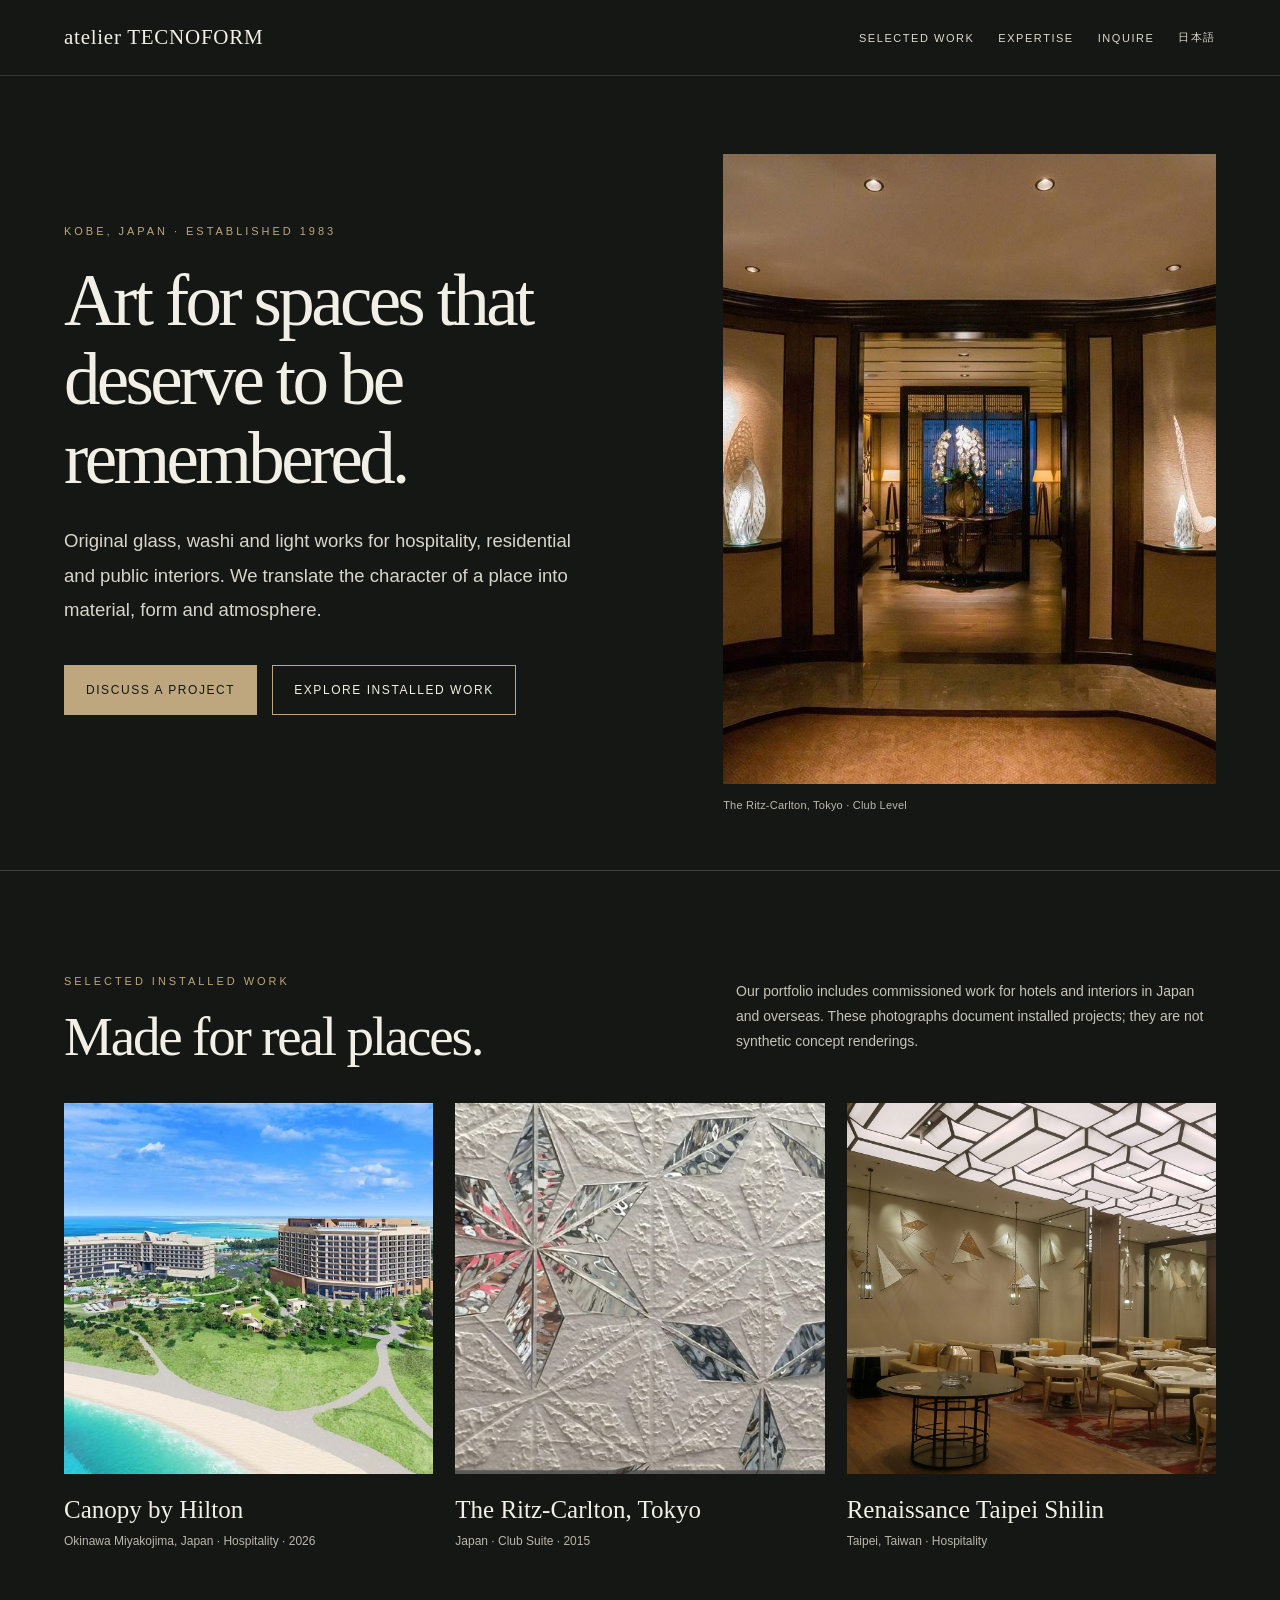
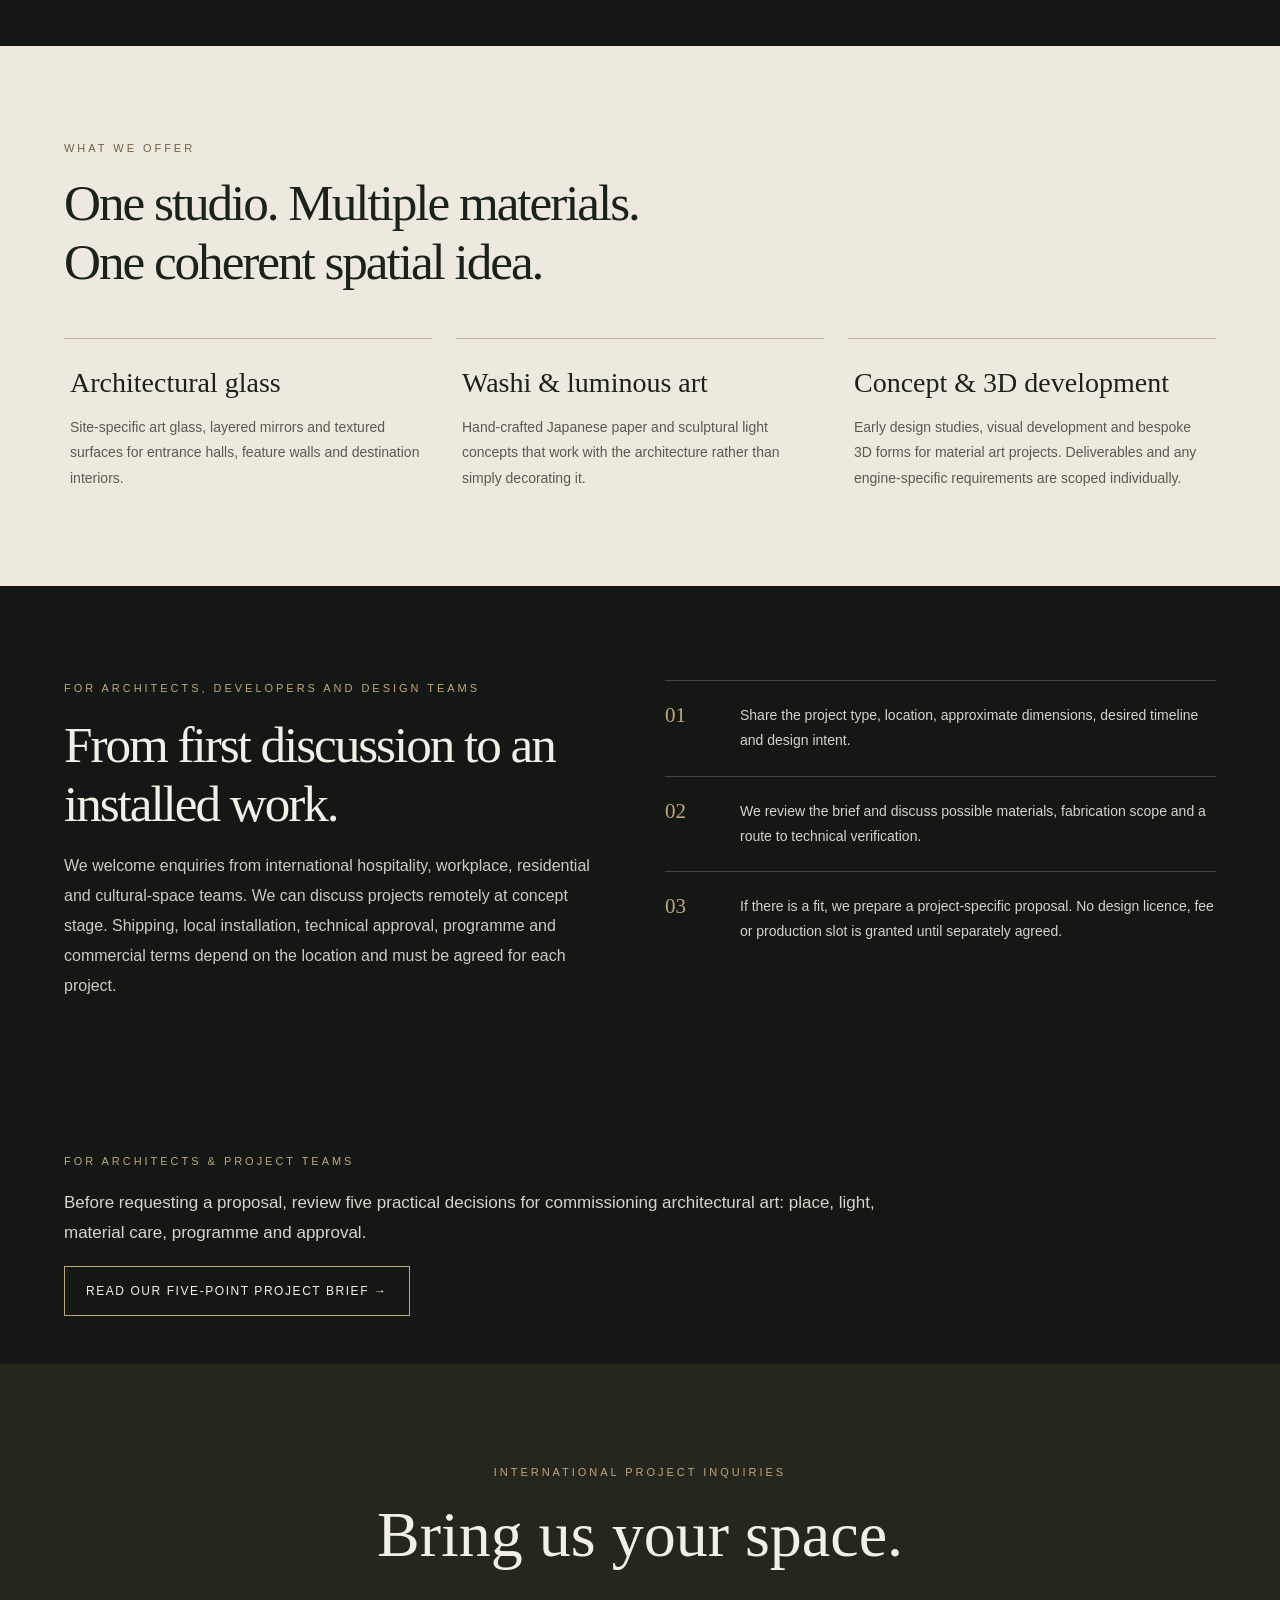
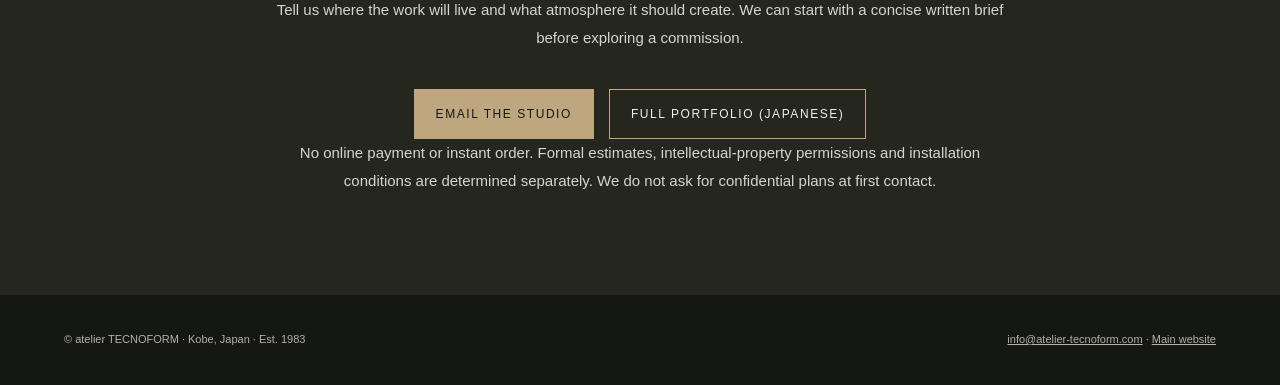
<file: international.html>
<!doctype html>
<html lang="en">
<head>
<meta charset="UTF-8">
<!-- SECURITY_POLICY_START -->
<meta http-equiv="Content-Security-Policy" content="default-src 'none'; script-src 'self' https://static.cloudflareinsights.com/beacon.min.js ; script-src-attr 'none'; style-src 'self' 'unsafe-inline' https://fonts.googleapis.com; font-src 'self' https://fonts.gstatic.com; img-src 'self' data:; media-src 'self'; connect-src 'self' https://cloudflareinsights.com https://static.cloudflareinsights.com; object-src 'none'; base-uri 'none'; form-action 'none'; frame-src 'none'; worker-src 'none'">
<meta name="referrer" content="strict-origin-when-cross-origin">
<!-- SECURITY_POLICY_END -->
<meta name="viewport" content="width=device-width,initial-scale=1">
<meta name="referrer" content="strict-origin-when-cross-origin">
<meta http-equiv="Content-Security-Policy" content="default-src 'none'; img-src 'self' data:; style-src 'unsafe-inline'; font-src 'self'; form-action 'none'; base-uri 'none'; object-src 'none'; script-src https://static.cloudflareinsights.com; connect-src https://cloudflareinsights.com https://static.cloudflareinsights.com">
<title>Japanese Glass & Washi Art for Hotels and Interiors | atelier TECNOFORM</title>
<meta name="description" content="Commission original glass and washi art for hotels, residences and commercial interiors. Explore atelier TECNOFORM's installed work and inquire from anywhere in the world. Kobe, Japan, est. 1983.">
<link rel="canonical" href="https://atelier-tecnoform.com/international.html">
<link rel="alternate" hreflang="ja" href="https://atelier-tecnoform.com/">
<link rel="alternate" hreflang="en" href="https://atelier-tecnoform.com/international.html">
<meta property="og:type" content="website"><meta property="og:site_name" content="atelier TECNOFORM">
<meta property="og:locale" content="en_US">
<meta property="og:title" content="Glass, Washi and Light — Japanese Art for Architectural Spaces">
<meta property="og:description" content="Original commissions for architects, hospitality and interior designers. See installed work in Japan and Taipei.">
<meta property="og:url" content="https://atelier-tecnoform.com/international.html">
<meta property="og:image" content="https://atelier-tecnoform.com/images/ogp.jpg">
<style>
:root{--ink:#141713;--cream:#f2efe6;--stone:#ddd7c9;--gold:#bea77e;--muted:#bdb8ae}
*{box-sizing:border-box}html{scroll-behavior:smooth}body{margin:0;background:var(--ink);color:var(--cream);font-family:Arial,Helvetica,sans-serif;font-weight:300}a{color:inherit}a:focus-visible{outline:2px solid var(--gold);outline-offset:4px}
nav{display:flex;align-items:center;justify-content:space-between;padding:25px clamp(20px,5vw,72px);gap:16px;border-bottom:1px solid #ffffff25}
.brand{font:normal 21px Georgia,serif;letter-spacing:.035em;text-decoration:none}.navright{display:flex;align-items:center;gap:24px;font-size:11px;letter-spacing:.14em;text-transform:uppercase}.navright a{color:#ded9ce;text-decoration:none}.navright a:hover,.simple-link:hover{color:var(--gold)}
main{overflow:hidden}.wrap{max-width:1340px;margin:auto;padding:0 clamp(20px,5vw,72px)}
.hero{padding:78px 0 86px;display:grid;grid-template-columns:1.08fr .92fr;min-height:670px;align-items:center;gap:7%}
.kicker{font-size:11px;letter-spacing:.27em;color:var(--gold);text-transform:uppercase;line-height:1.6}
h1,h2,h3{font-family:Georgia,'Times New Roman',serif;font-weight:400}h1{font-size:clamp(42px,5.7vw,88px);line-height:1.08;letter-spacing:-.05em;margin:22px 0 26px;max-width:740px}
.lead{font-size:clamp(16px,1.45vw,19px);line-height:1.85;color:#d9d5cc;max-width:530px}
.actions{display:flex;flex-wrap:wrap;gap:15px;margin-top:38px}
.button{border:1px solid var(--gold);text-decoration:none;padding:17px 21px;display:inline-block;color:#161714;background:var(--gold);font-size:12px;letter-spacing:.13em;text-transform:uppercase}
.button.secondary{background:transparent;color:var(--cream)}
.button:hover{filter:brightness(1.12)}
.hero-media{position:relative;margin:0;min-height:520px;height:70vh;max-height:750px}
.hero-media img{width:100%;height:100%;object-fit:cover;object-position:center}
figcaption{font-size:11px;color:var(--muted);line-height:1.65;letter-spacing:.02em}
.hero-media figcaption{position:absolute;bottom:-30px;left:0}
.rule{border:0;border-top:1px solid #ffffff30;margin:0}
.section{padding:94px 0}
.section-head{display:flex;justify-content:space-between;align-items:flex-end;gap:25px;margin-bottom:34px}
.section-head h2{font-size:clamp(35px,4.3vw,60px);line-height:1.14;margin:15px 0 0;letter-spacing:-.04em}
.section-intro{max-width:480px;color:#c8c3ba;font-size:14px;line-height:1.8}
.project-grid{display:grid;grid-template-columns:repeat(3,1fr);gap:22px}
.project{margin:0}.project img{width:100%;height:clamp(245px,29vw,390px);object-fit:cover;display:block;background:#262922}.project h3{font-size:25px;line-height:1.25;margin:20px 0 6px}.project p{font-size:12px;color:#bcb6ad;line-height:1.75;margin:0}
.light{background:#eee9df;color:#1b211b}
.light .kicker{color:#706149}.light h2{margin-top:15px;font-size:clamp(35px,4vw,61px);letter-spacing:-.04em}
.services{display:grid;grid-template-columns:repeat(3,1fr);gap:24px;margin-top:47px}
.service{border-top:1px solid #bcb2a1;padding:28px 6px 0}
.service h3{font-size:28px;margin:0 0 16px}.service p{line-height:1.85;color:#595a51;font-size:14px;margin:0}
.process{display:grid;grid-template-columns:1fr 1fr;gap:50px;align-items:start}
.process p{max-width:620px;line-height:1.88;color:#cfcac1}
.steps{counter-reset:step}.step{border-top:1px solid #ffffff35;padding:22px 0;display:grid;grid-template-columns:60px 1fr;gap:15px;font-size:14px;line-height:1.8;color:#d7d3ca}
.step:before{counter-increment:step;content:counter(step,decimal-leading-zero);color:var(--gold);font:21px Georgia,serif}
.cta{padding:100px 0;text-align:center;background:#25271f}
.cta h2{font-size:clamp(38px,5vw,70px);margin:17px 0 25px;line-height:1.13}
.cta p{max-width:750px;margin:0 auto;color:#d9d4c9;line-height:1.85;font-size:15px}
.cta .actions{justify-content:center}
.small{font-size:12px;line-height:1.9;color:#b6b1a7;margin-top:22px}
footer{padding:35px clamp(20px,5vw,72px);display:flex;justify-content:space-between;gap:18px;flex-wrap:wrap;font-size:11px;color:#b7b0a4;line-height:1.8}
@media(max-width:830px){nav{padding:19px 20px}.brand{font-size:18px}.navright{gap:13px;font-size:10px}.hero{display:block;padding:62px 0 70px;min-height:0}.hero-media{height:450px;min-height:0;margin-top:47px}.hero-media figcaption{bottom:-32px}.section{padding:70px 0}.section-head{display:block}.project-grid{grid-template-columns:1fr;gap:39px}.project img{height:clamp(260px,66vw,460px)}.services{grid-template-columns:1fr;margin-top:28px}.process{grid-template-columns:1fr;gap:24px}.cta{padding:75px 0}h1{max-width:620px}}
@media(max-width:390px){.navright{gap:9px;font-size:9px}.brand{font-size:16px}.button{font-size:11px;padding:15px 17px}}
</style>
</head>
<body>
<nav><a class="brand" href="/" aria-label="atelier TECNOFORM home">atelier TECNOFORM</a><div class="navright"><a href="#work">Selected work</a><a href="#services">Expertise</a><a href="#inquiry">Inquire</a><a href="/">日本語</a></div></nav>
<main>
<div class="wrap"><section class="hero" aria-labelledby="hero-heading">
<div><div class="kicker">Kobe, Japan · Established 1983</div><h1 id="hero-heading">Art for spaces that deserve to be remembered.</h1>
<p class="lead">Original glass, washi and light works for hospitality, residential and public interiors. We translate the character of a place into material, form and atmosphere.</p>
<div class="actions"><a class="button" href="#inquiry">Discuss a project</a><a class="button secondary" href="#work">Explore installed work</a></div></div>
<figure class="hero-media"><img src="/images/ritz-club-foyer.jpg" alt="Installed glass and light artwork at The Ritz-Carlton, Tokyo" fetchpriority="high"><figcaption>The Ritz-Carlton, Tokyo · Club Level</figcaption></figure>
</section></div>
<hr class="rule">
<section class="section" id="work"><div class="wrap"><div class="section-head"><div><div class="kicker">Selected installed work</div><h2>Made for real places.</h2></div><p class="section-intro">Our portfolio includes commissioned work for hotels and interiors in Japan and overseas. These photographs document installed projects; they are not synthetic concept renderings.</p></div>
<div class="project-grid">
<figure class="project"><img src="/images/hilton-okinawa-02.jpg" loading="lazy" alt="Architectural art installation for Canopy by Hilton Okinawa Miyakojima"><h3>Canopy by Hilton</h3><p>Okinawa Miyakojima, Japan · Hospitality · 2026</p></figure>
<figure class="project"><img src="/images/ritz-suite-hemp-01.jpg" loading="lazy" alt="Washi and patterned glass wall art for The Ritz-Carlton Tokyo"><h3>The Ritz-Carlton, Tokyo</h3><p>Japan · Club Suite · 2015</p></figure>
<figure class="project"><img src="/images/renaissance-taipei-room.jpg" loading="lazy" alt="Washi art installation for Renaissance Taipei Shilin Hotel"><h3>Renaissance Taipei Shilin</h3><p>Taipei, Taiwan · Hospitality</p></figure>
</div></div></section>
<section class="section light" id="services"><div class="wrap"><div class="kicker">What we offer</div><h2>One studio. Multiple materials.<br>One coherent spatial idea.</h2>
<div class="services">
<div class="service"><h3>Architectural glass</h3><p>Site-specific art glass, layered mirrors and textured surfaces for entrance halls, feature walls and destination interiors.</p></div>
<div class="service"><h3>Washi &amp; luminous art</h3><p>Hand-crafted Japanese paper and sculptural light concepts that work with the architecture rather than simply decorating it.</p></div>
<div class="service"><h3>Concept &amp; 3D development</h3><p>Early design studies, visual development and bespoke 3D forms for material art projects. Deliverables and any engine-specific requirements are scoped individually.</p></div>
</div></div></section>
<section class="section"><div class="wrap process"><div><div class="kicker">For architects, developers and design teams</div><h2 style="font-size:clamp(35px,4vw,59px);margin:17px 0 18px;letter-spacing:-.04em">From first discussion to an installed work.</h2><p>We welcome enquiries from international hospitality, workplace, residential and cultural-space teams. We can discuss projects remotely at concept stage. Shipping, local installation, technical approval, programme and commercial terms depend on the location and must be agreed for each project.</p></div>
<div class="steps"><div class="step">Share the project type, location, approximate dimensions, desired timeline and design intent.</div><div class="step">We review the brief and discuss possible materials, fabrication scope and a route to technical verification.</div><div class="step">If there is a fit, we prepare a project-specific proposal. No design licence, fee or production slot is granted until separately agreed.</div></div>
</div></section>
<aside class="wrap" style="padding-top:42px;padding-bottom:48px"><div class="kicker">For architects &amp; project teams</div><p style="font-size:17px;line-height:1.8;max-width:840px;color:#d9d4c9">Before requesting a proposal, review five practical decisions for commissioning architectural art: place, light, material care, programme and approval.</p><a class="button secondary" href="/architects-brief.html?utm_source=international&amp;utm_medium=referral&amp;utm_campaign=architectural_art_brief_20261106">Read our five-point project brief →</a></aside>
<section class="cta" id="inquiry"><div class="wrap"><div class="kicker">International project inquiries</div><h2>Bring us your space.</h2><p>Tell us where the work will live and what atmosphere it should create. We can start with a concise written brief before exploring a commission.</p>
<div class="actions"><!--email_off--><a class="button" href="mailto:info@atelier-tecnoform.com?subject=International%20Art%20Project%20Inquiry%20%7C%20Website&body=Project%20name%20%2F%20company%3A%0AProject%20location%20%2F%20country%3A%0ASpace%20type%3A%0AApproximate%20dimensions%3A%0AMaterials%20or%20inspiration%3A%0AProject%20timeline%3A%0AEstimated%20budget%20(optional)%3A%0AContact%20details%3A" aria-label="Email an international project inquiry">Email the studio</a><!--/email_off--><a class="button secondary" href="/">Full portfolio (Japanese)</a></div>
<p class="small">No online payment or instant order. Formal estimates, intellectual-property permissions and installation conditions are determined separately. We do not ask for confidential plans at first contact.</p></div></section>
</main>
<footer><span>© atelier TECNOFORM · Kobe, Japan · Est. 1983</span><span><!--email_off--><a href="mailto:info@atelier-tecnoform.com">info@atelier-tecnoform.com</a><!--/email_off--> · <a href="/">Main website</a></span></footer>
<!-- Cloudflare Web Analytics: existing TECNOFORM site beacon; page view / referrer / UTM attribution -->
<script defer src="https://static.cloudflareinsights.com/beacon.min.js" data-cf-beacon='{"token": "544778460112444680d89fb7cb171e9f"}'></script>
</body></html>
</file>
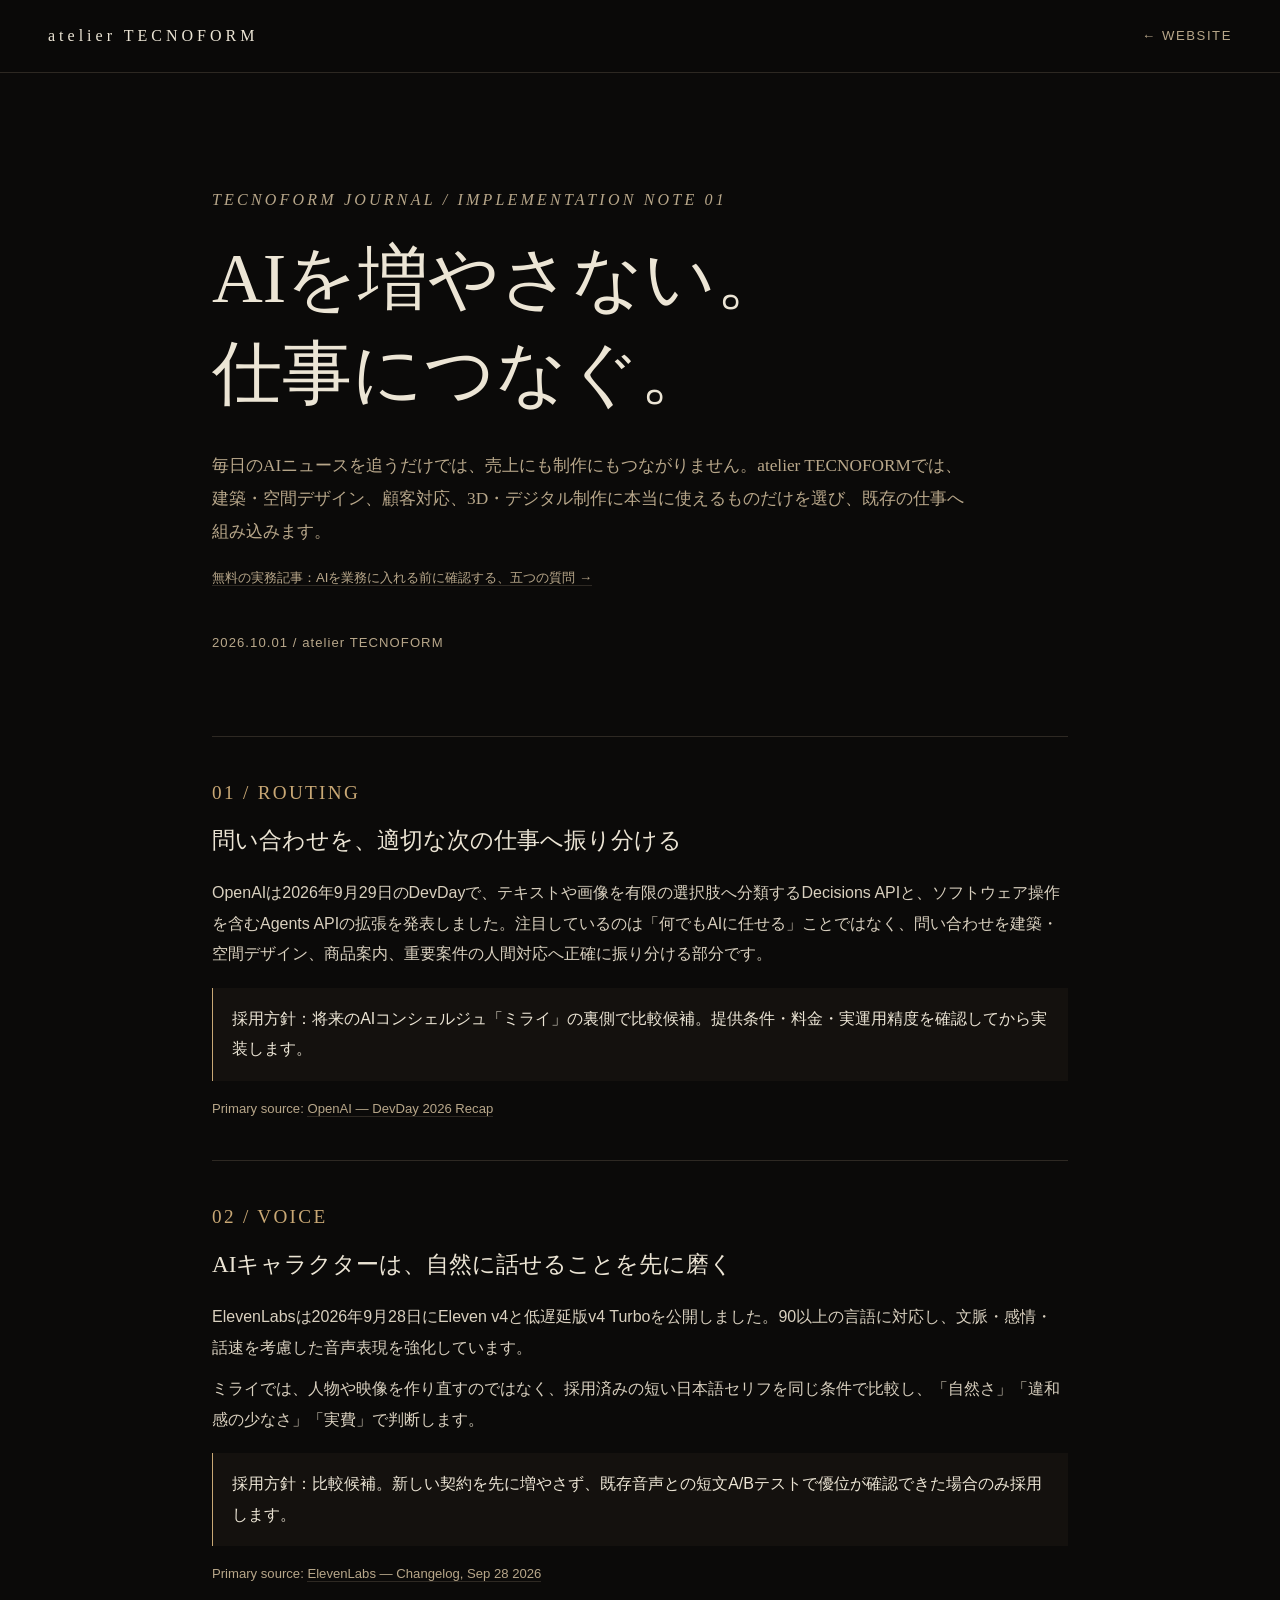
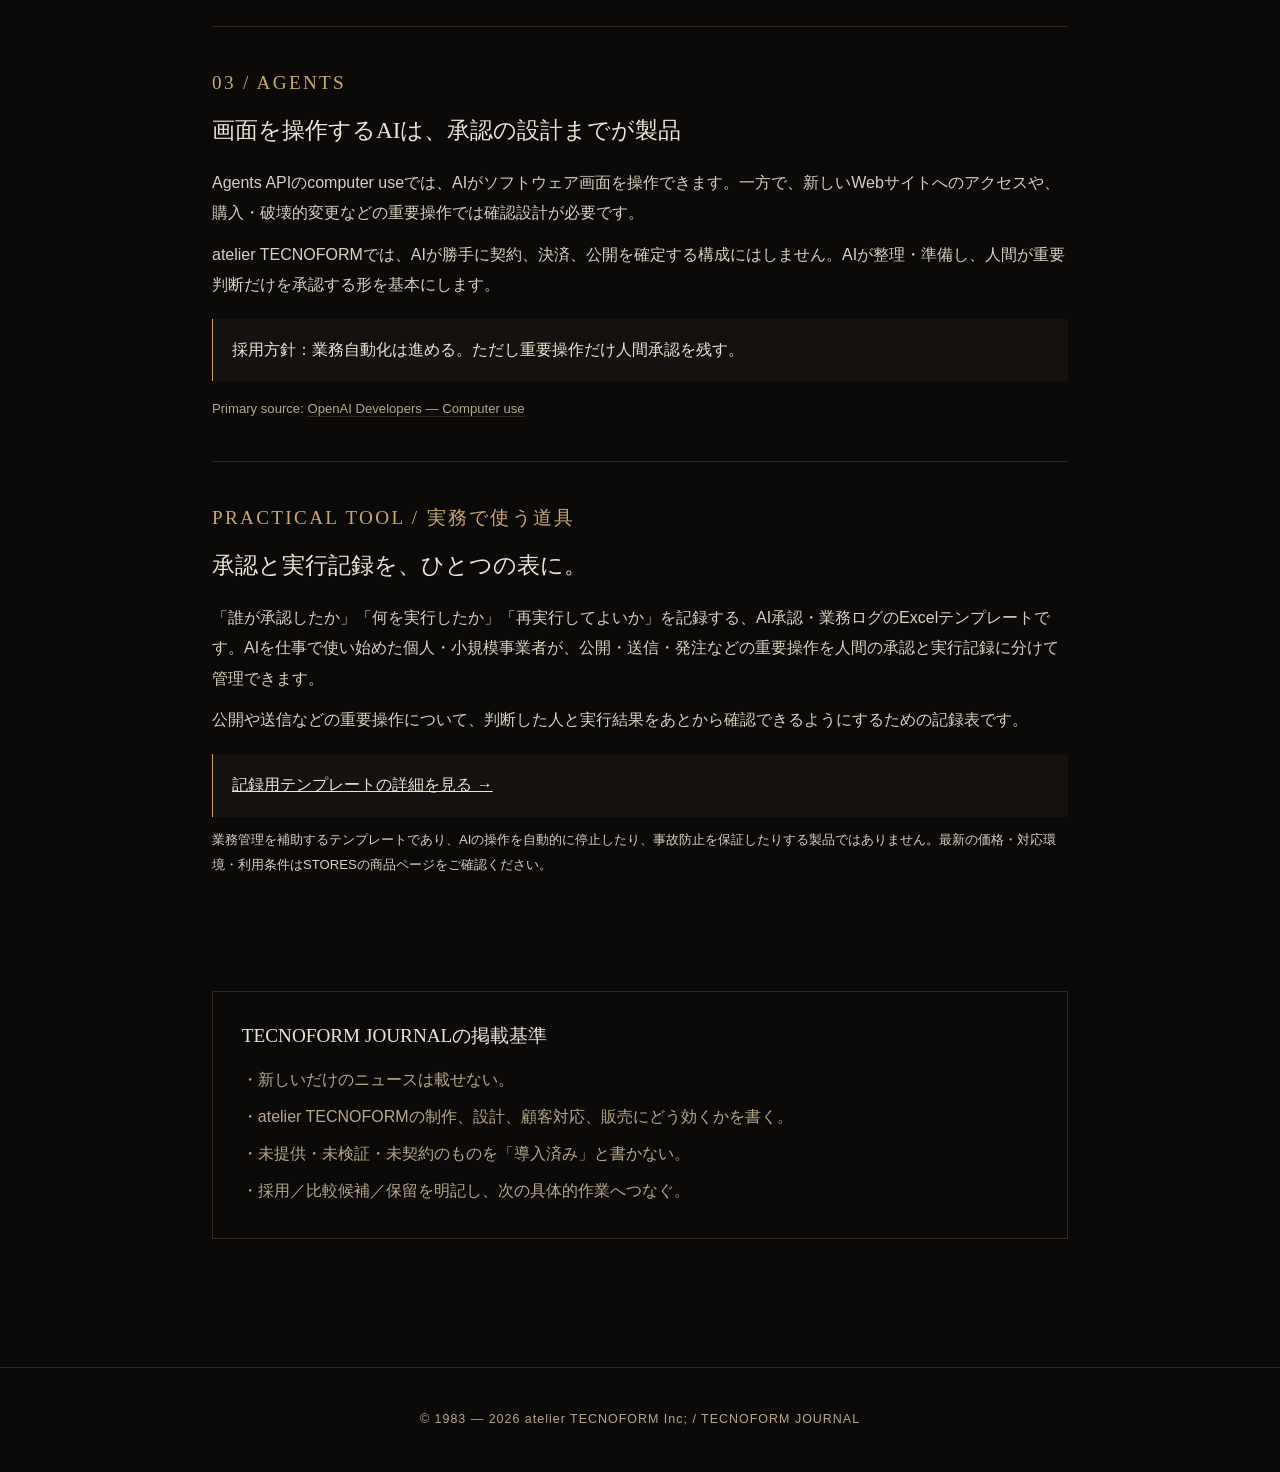
<file: journal.html>
<!DOCTYPE html>
<html lang="ja">
<head>
<meta charset="UTF-8">
<!-- SECURITY_POLICY_START -->
<meta http-equiv="Content-Security-Policy" content="default-src 'none'; script-src 'self' https://static.cloudflareinsights.com/beacon.min.js ; script-src-attr 'none'; style-src 'self' 'unsafe-inline' https://fonts.googleapis.com; font-src 'self' https://fonts.gstatic.com; img-src 'self' data:; media-src 'self'; connect-src 'self' https://cloudflareinsights.com https://static.cloudflareinsights.com; object-src 'none'; base-uri 'none'; form-action 'none'; frame-src 'none'; worker-src 'none'">
<meta name="referrer" content="strict-origin-when-cross-origin">
<!-- SECURITY_POLICY_END -->
<meta name="viewport" content="width=device-width, initial-scale=1.0">
<title>制作と技術のノート | TECNOFORM JOURNAL</title>
<meta name="description" content="atelier TECNOFORMが、空間づくり、素材、3D、AIなどの技術を実際の制作や仕事にどう取り入れるかを記録するJOURNAL。">
<link rel="canonical" href="https://atelier-tecnoform.com/journal.html">
<meta property="og:title" content="制作と技術のノート | TECNOFORM JOURNAL">
<meta property="og:description" content="素材、空間、デジタル制作とAI。新しい技術を現場の仕事に結びつけるための記録。">
<meta property="og:type" content="article">
<meta property="og:url" content="https://atelier-tecnoform.com/journal.html">
<meta property="og:image" content="https://atelier-tecnoform.com/images/ogp.jpg">
<link rel="icon" type="image/svg+xml" href="favicon.svg">
<link rel="preconnect" href="https://fonts.googleapis.com">
<link rel="preconnect" href="https://fonts.gstatic.com" crossorigin>
<link href="https://fonts.googleapis.com/css2?family=Cormorant+Garamond:ital,wght@0,300;0,400;0,500;1,300&family=Noto+Serif+JP:wght@300;400;500&family=Inter:wght@300;400;500&display=swap" rel="stylesheet">
<style>
:root{--ink:#0b0a09;--paper:#ece5d5;--soft:#b8a78a;--line:rgba(184,167,138,.20);--accent:#c9a875}
*{box-sizing:border-box}body{margin:0;background:var(--ink);color:var(--paper);font-family:Inter,'Noto Serif JP',sans-serif;font-weight:300;line-height:1.9}a{color:inherit}
header{padding:1.3rem 3rem;border-bottom:1px solid var(--line);display:flex;justify-content:space-between;align-items:center;position:sticky;top:0;background:rgba(11,10,9,.94);backdrop-filter:blur(8px);z-index:10}
.logo{font-family:'Cormorant Garamond',serif;letter-spacing:.25em;text-decoration:none}.back{font-size:.82rem;color:var(--soft);text-decoration:none;letter-spacing:.12em}
main{max-width:920px;margin:0 auto;padding:7rem 2rem 8rem}.eyebrow{font-family:'Cormorant Garamond',serif;font-style:italic;color:var(--soft);letter-spacing:.2em}
.title{font-family:'Noto Serif JP',serif;font-weight:300;font-size:clamp(2.2rem,6vw,4.4rem);line-height:1.35;margin:1rem 0 1.8rem}.lead{font-family:'Noto Serif JP',serif;color:var(--soft);font-size:1.08rem;max-width:760px}
.meta{margin:2.5rem 0 5rem;color:var(--soft);font-size:.82rem;letter-spacing:.08em}.note{border-top:1px solid var(--line);padding:2.4rem 0}
.num{font-family:'Cormorant Garamond',serif;color:var(--accent);font-size:1.2rem;letter-spacing:.12em}.note h2{font-family:'Noto Serif JP',serif;font-weight:400;font-size:1.45rem;margin:.4rem 0 1rem}
.note p{margin:.7rem 0;color:#d9d0bf}.decision{margin-top:1.15rem;padding:1rem 1.2rem;border-left:1px solid var(--accent);background:rgba(201,168,117,.045);color:var(--paper)}
.source{font-size:.82rem;color:var(--soft);margin-top:1rem}.source a{text-decoration:none;border-bottom:1px solid var(--line)}
.rule{margin-top:4rem;border:1px solid var(--line);padding:1.6rem 1.8rem}.rule h2{font-family:'Noto Serif JP',serif;font-weight:400;font-size:1.2rem;margin:0 0 .7rem}.rule p{margin:.4rem 0;color:var(--soft)}
footer{border-top:1px solid var(--line);padding:2.5rem 2rem;text-align:center;color:var(--soft);font-size:.78rem;letter-spacing:.08em}
@media(max-width:700px){header{padding:1rem 1.2rem}.logo{font-size:.9rem;letter-spacing:.16em}main{padding:5rem 1.3rem 6rem}.lead{font-size:1rem}}
</style>
</head>
<body>
<header><a class="logo" href="index.html">atelier TECNOFORM</a><a class="back" href="index.html">← WEBSITE</a></header>
<main>
<div class="eyebrow">TECNOFORM JOURNAL / IMPLEMENTATION NOTE 01</div>
<h1 class="title">AIを増やさない。<br>仕事につなぐ。</h1>
<p class="lead">毎日のAIニュースを追うだけでは、売上にも制作にもつながりません。atelier TECNOFORMでは、建築・空間デザイン、顧客対応、3D・デジタル制作に本当に使えるものだけを選び、既存の仕事へ組み込みます。</p>


<p class="source"><a href="https://digital-katsuyo.com/ai-news/ai-operations-kpi-safety/?utm_source=atelier_tecnoform&amp;utm_medium=referral&amp;utm_campaign=ai_approval_1480&amp;utm_content=journal_guide" target="_blank" rel="noopener">無料の実務記事：AIを業務に入れる前に確認する、五つの質問 →</a></p>
<div class="meta">2026.10.01 / atelier TECNOFORM</div>

<section class="note">
<div class="num">01 / ROUTING</div>
<h2>問い合わせを、適切な次の仕事へ振り分ける</h2>
<p>OpenAIは2026年9月29日のDevDayで、テキストや画像を有限の選択肢へ分類するDecisions APIと、ソフトウェア操作を含むAgents APIの拡張を発表しました。注目しているのは「何でもAIに任せる」ことではなく、問い合わせを建築・空間デザイン、商品案内、重要案件の人間対応へ正確に振り分ける部分です。</p>
<div class="decision">採用方針：将来のAIコンシェルジュ「ミライ」の裏側で比較候補。提供条件・料金・実運用精度を確認してから実装します。</div>
<div class="source">Primary source: <a href="https://openai.com/index/devday-2026-recap/" target="_blank" rel="noopener">OpenAI — DevDay 2026 Recap</a></div>
</section>

<section class="note">
<div class="num">02 / VOICE</div>
<h2>AIキャラクターは、自然に話せることを先に磨く</h2>
<p>ElevenLabsは2026年9月28日にEleven v4と低遅延版v4 Turboを公開しました。90以上の言語に対応し、文脈・感情・話速を考慮した音声表現を強化しています。</p>
<p>ミライでは、人物や映像を作り直すのではなく、採用済みの短い日本語セリフを同じ条件で比較し、「自然さ」「違和感の少なさ」「実費」で判断します。</p>
<div class="decision">採用方針：比較候補。新しい契約を先に増やさず、既存音声との短文A/Bテストで優位が確認できた場合のみ採用します。</div>
<div class="source">Primary source: <a href="https://elevenlabs.io/docs/changelog/2026/9/28" target="_blank" rel="noopener">ElevenLabs — Changelog, Sep 28 2026</a></div>
</section>

<section class="note">
<div class="num">03 / AGENTS</div>
<h2>画面を操作するAIは、承認の設計までが製品</h2>
<p>Agents APIのcomputer useでは、AIがソフトウェア画面を操作できます。一方で、新しいWebサイトへのアクセスや、購入・破壊的変更などの重要操作では確認設計が必要です。</p>
<p>atelier TECNOFORMでは、AIが勝手に契約、決済、公開を確定する構成にはしません。AIが整理・準備し、人間が重要判断だけを承認する形を基本にします。</p>
<div class="decision">採用方針：業務自動化は進める。ただし重要操作だけ人間承認を残す。</div>
<div class="source">Primary source: <a href="https://developers.openai.com/api/docs/guides/agents-api/tools/computer-use" target="_blank" rel="noopener">OpenAI Developers — Computer use</a></div>
</section>



<section class="note" id="ai-approval-template" aria-labelledby="ai-approval-template-title">
<div class="num">PRACTICAL TOOL / 実務で使う道具</div>
<h2 id="ai-approval-template-title">承認と実行記録を、ひとつの表に。</h2>
<p>「誰が承認したか」「何を実行したか」「再実行してよいか」を記録する、AI承認・業務ログのExcelテンプレートです。AIを仕事で使い始めた個人・小規模事業者が、公開・送信・発注などの重要操作を人間の承認と実行記録に分けて管理できます。</p>
<p>公開や送信などの重要操作について、判断した人と実行結果をあとから確認できるようにするための記録表です。</p>
<div class="decision"><a href="https://nipponkan.stores.jp/items/6a597e17d648d1085538e335?utm_source=atelier_tecnoform&amp;utm_medium=referral&amp;utm_campaign=ai_approval_1480&amp;utm_content=journal_product">記録用テンプレートの詳細を見る →</a></div>
<p class="source">業務管理を補助するテンプレートであり、AIの操作を自動的に停止したり、事故防止を保証したりする製品ではありません。最新の価格・対応環境・利用条件はSTORESの商品ページをご確認ください。</p>
</section>

<div class="rule">
<h2>TECNOFORM JOURNALの掲載基準</h2>
<p>・新しいだけのニュースは載せない。</p>
<p>・atelier TECNOFORMの制作、設計、顧客対応、販売にどう効くかを書く。</p>
<p>・未提供・未検証・未契約のものを「導入済み」と書かない。</p>
<p>・採用／比較候補／保留を明記し、次の具体的作業へつなぐ。</p>
</div>
</main>
<footer>© 1983 — 2026 atelier TECNOFORM Inc; / TECNOFORM JOURNAL</footer>
<!-- Cloudflare Web Analytics --><script defer src='https://static.cloudflareinsights.com/beacon.min.js' data-cf-beacon='{"token": "544778460112444680d89fb7cb171e9f"}'></script><!-- End Cloudflare Web Analytics -->
</body>
</html>
</file>
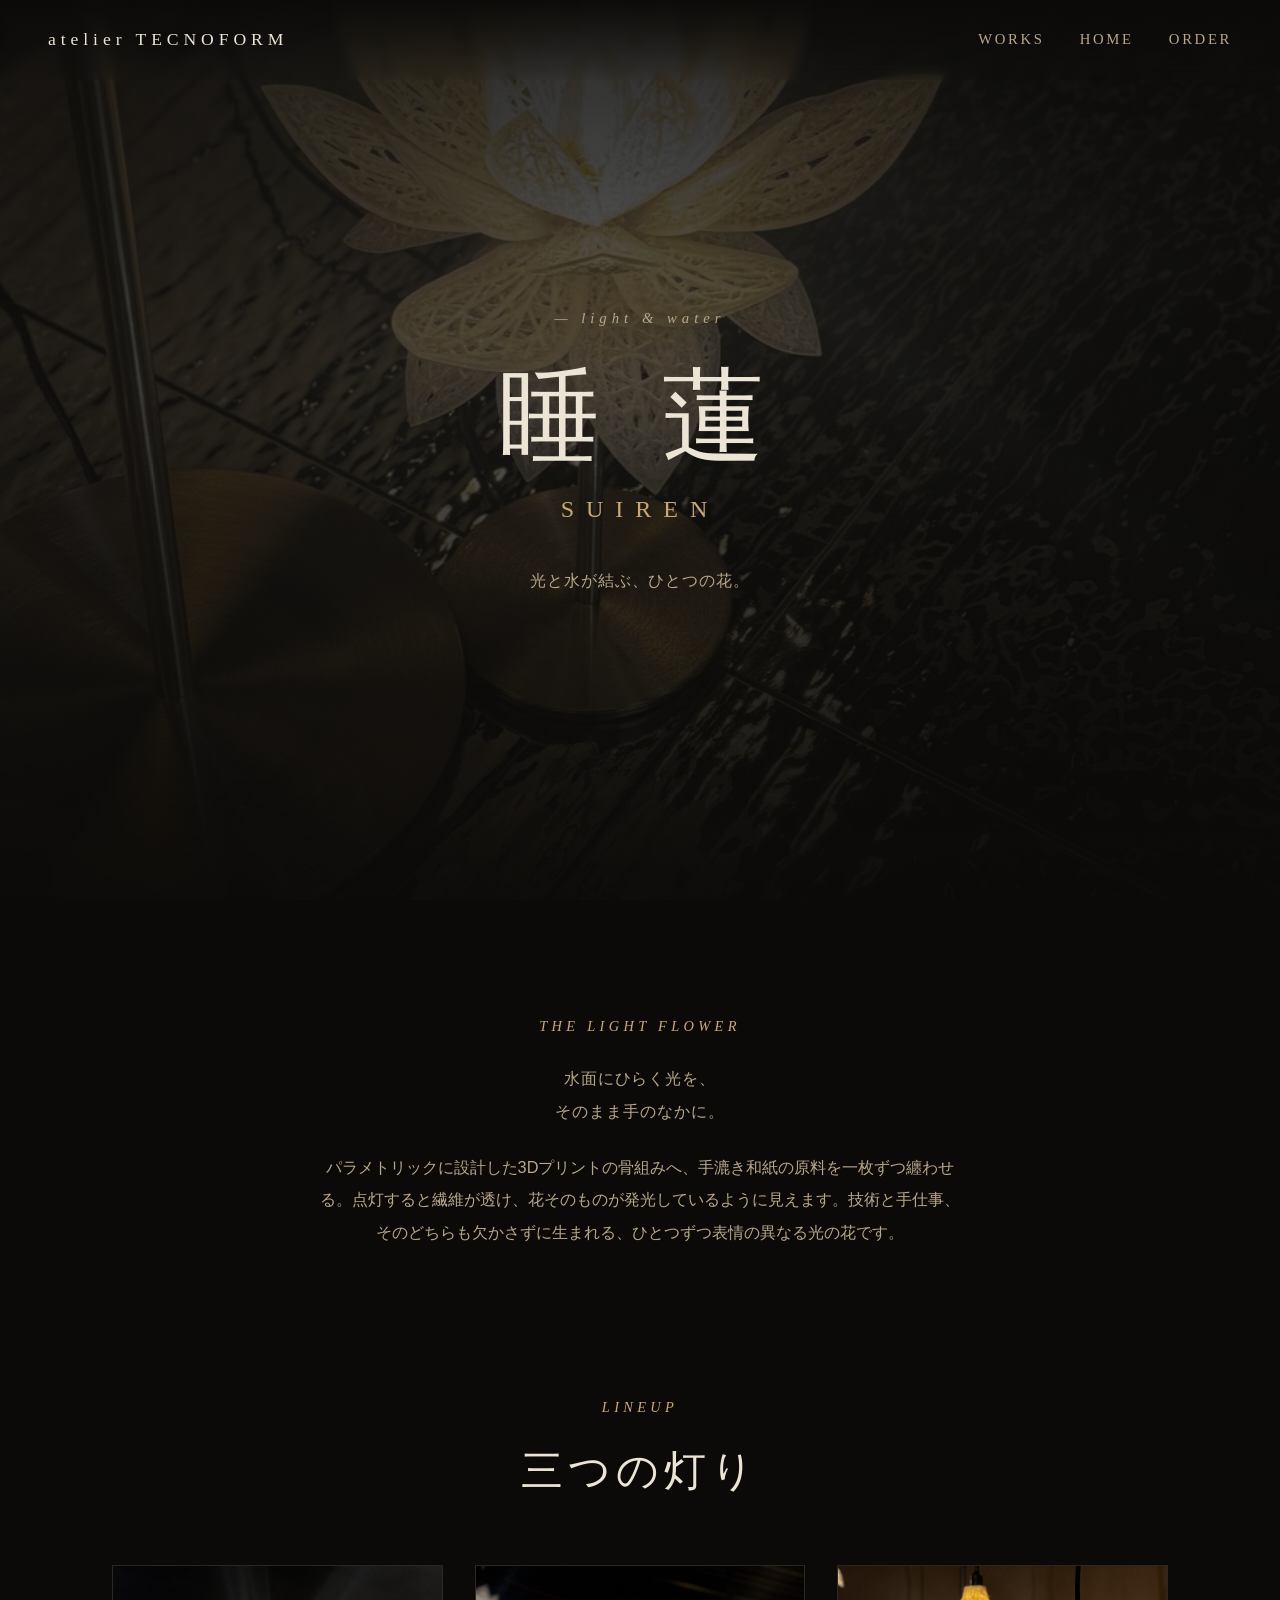
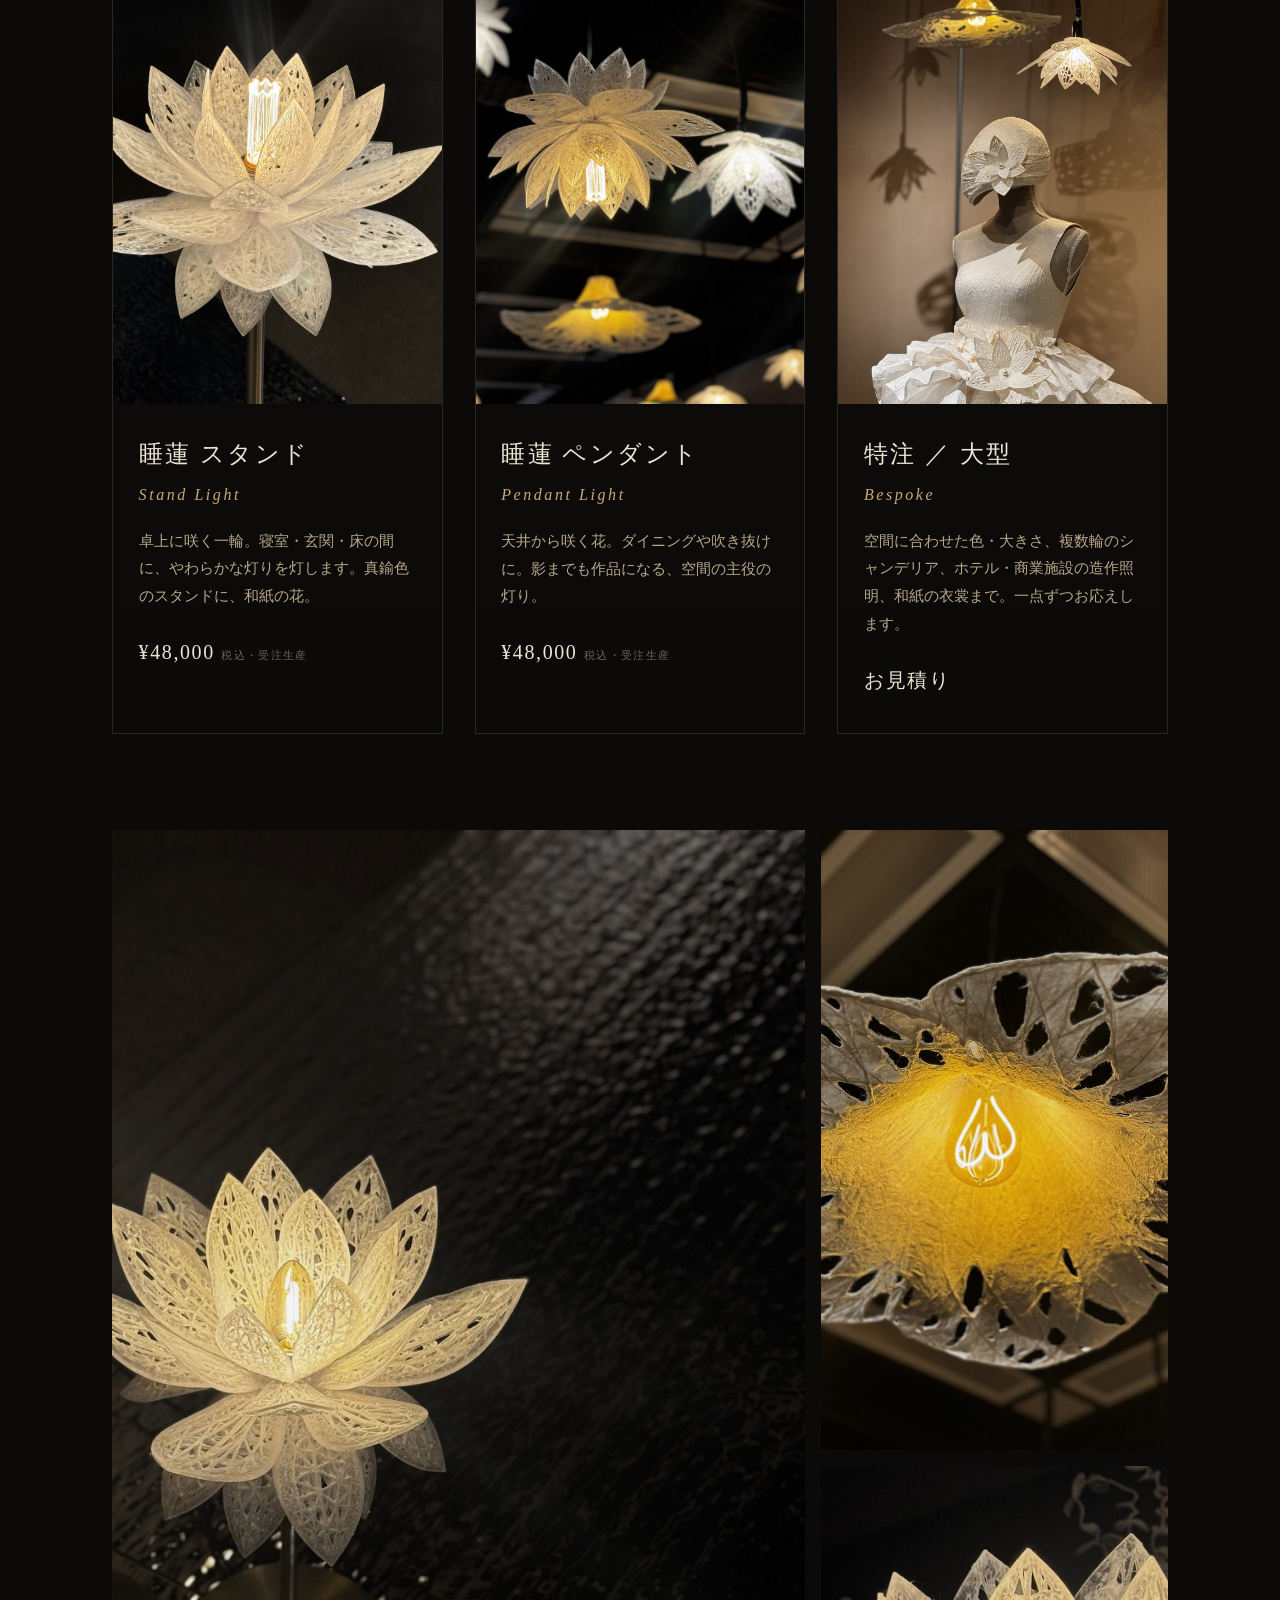
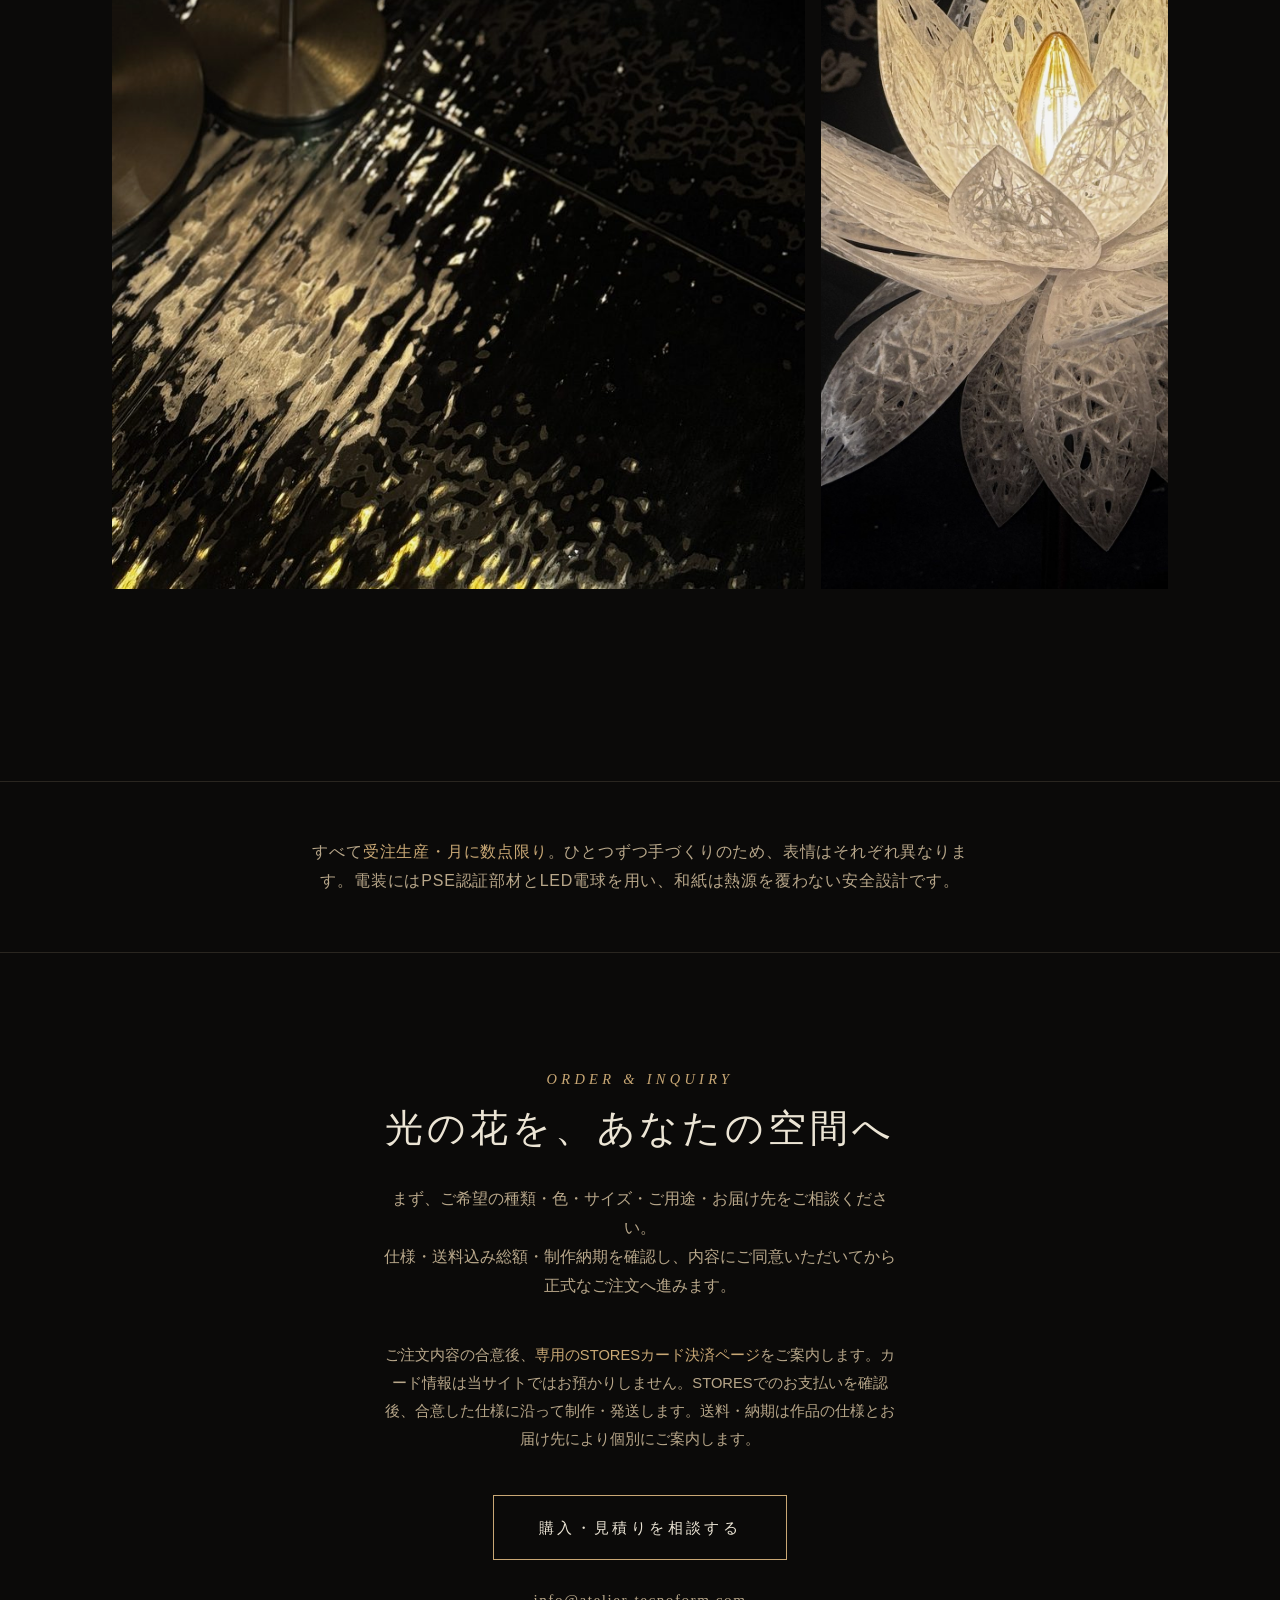
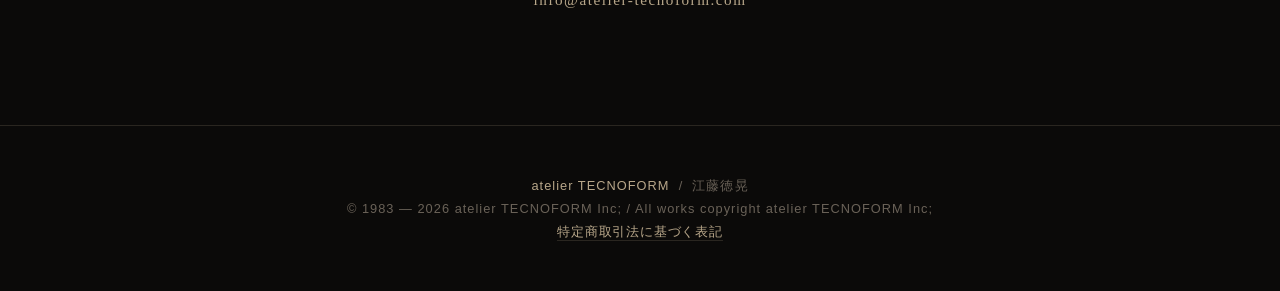
<file: lotus.html>
<!DOCTYPE html>
<html lang="ja">
<head>
<meta charset="UTF-8">
<!-- SECURITY_POLICY_START -->
<meta http-equiv="Content-Security-Policy" content="default-src 'none'; script-src 'self' https://static.cloudflareinsights.com/beacon.min.js 'sha256-xO8qwKlnyTNX75Trxcre2N8cJD1CWpNe+ZaS4uKI9bM='; script-src-attr 'none'; style-src 'self' 'unsafe-inline' https://fonts.googleapis.com; font-src 'self' https://fonts.gstatic.com; img-src 'self' data:; media-src 'self'; connect-src 'self' https://cloudflareinsights.com https://static.cloudflareinsights.com; object-src 'none'; base-uri 'none'; form-action 'none'; frame-src 'none'; worker-src 'none'">
<meta name="referrer" content="strict-origin-when-cross-origin">
<!-- SECURITY_POLICY_END -->
<meta name="viewport" content="width=device-width, initial-scale=1.0">
<title>睡蓮 Suiren｜光の花 受注｜atelier TECNOFORM</title>
<meta name="description" content="光と水の作家・江藤徳晃による光の花「睡蓮 Suiren」。3Dプリント骨組みに手漉き和紙原料を纏わせた、ひとつずつ手づくりの照明。受注生産・月数点限定。">
<link rel="icon" type="image/svg+xml" href="favicon.svg">
<meta property="og:title" content="睡蓮 Suiren｜光の花｜atelier TECNOFORM">
<meta property="og:description" content="3Dプリント骨組みに手漉き和紙原料を纏わせた、ひとつずつ手づくりの光の花。受注生産・月数点限定。">
<meta property="og:type" content="product">
<meta property="og:url" content="https://atelier-tecnoform.com/lotus.html">
<meta property="og:image" content="https://atelier-tecnoform.com/images/lotus-hero.jpg">
<meta property="og:locale" content="ja_JP">
<meta property="og:site_name" content="atelier TECNOFORM">
<meta name="twitter:card" content="summary_large_image">
<meta name="twitter:image" content="https://atelier-tecnoform.com/images/lotus-hero.jpg">
<link rel="canonical" href="https://atelier-tecnoform.com/lotus.html">
<link rel="preconnect" href="https://fonts.googleapis.com">
<link rel="preconnect" href="https://fonts.gstatic.com" crossorigin>
<link href="https://fonts.googleapis.com/css2?family=Cormorant+Garamond:ital,wght@0,300;0,400;0,500;1,300;1,400&family=Noto+Serif+JP:wght@200;300;400;500&family=Inter:wght@300;400;500&display=swap" rel="stylesheet">
<style>
:root{
  --ink:#0b0a09; --ink-soft:#14110e; --paper:#ece5d5; --paper-soft:#b8a78a;
  --paper-mute:#6a6258; --line:rgba(184,167,138,0.18); --accent:#c9a875;
}
*{margin:0;padding:0;box-sizing:border-box;}
html{scroll-behavior:smooth;-webkit-font-smoothing:antialiased;}
body{background:var(--ink);color:var(--paper);font-family:'Inter','Noto Serif JP',-apple-system,sans-serif;font-weight:300;line-height:1.8;overflow-x:hidden;}
img{display:block;max-width:100%;}
a{color:inherit;text-decoration:none;}

/* NAV */
.site-nav{position:fixed;top:0;left:0;right:0;display:flex;justify-content:space-between;align-items:center;padding:1.5rem 3rem;z-index:100;background:linear-gradient(to bottom,rgba(11,10,9,0.92),rgba(11,10,9,0));backdrop-filter:blur(6px);-webkit-backdrop-filter:blur(6px);}
.nav-logo{font-family:'Cormorant Garamond',serif;font-size:1.1rem;font-weight:400;letter-spacing:0.28em;}
.nav-links{list-style:none;display:flex;gap:2.2rem;}
.nav-links a{font-family:'Cormorant Garamond',serif;font-size:0.92rem;letter-spacing:0.18em;text-transform:uppercase;color:var(--paper-soft);transition:color .3s;}
.nav-links a:hover{color:var(--paper);}
@media(max-width:768px){.site-nav{padding:1rem 1.2rem;}.nav-logo{font-size:0.95rem;letter-spacing:0.16em;}.nav-links{gap:1.3rem;}.nav-links a{font-size:0.8rem;letter-spacing:0.12em;}}

/* HERO */
#hero{position:relative;min-height:100vh;min-height:100svh;display:flex;flex-direction:column;justify-content:center;align-items:center;text-align:center;padding:0 1.5rem;overflow:hidden;}
.hero-bg{position:absolute;inset:0;z-index:0;background:url('images/lotus-water.jpg') center/cover no-repeat;opacity:.5;animation:kb 16s ease-out forwards;}
@keyframes kb{from{transform:scale(1.05);}to{transform:scale(1.16);}}
.hero-veil{position:absolute;inset:0;z-index:1;background:radial-gradient(ellipse at 50% 45%,transparent 0%,rgba(11,10,9,.6) 72%),linear-gradient(to bottom,rgba(11,10,9,.5),rgba(11,10,9,.2) 40%,rgba(11,10,9,.92));}
.hero-in{position:relative;z-index:2;max-width:760px;}
.hero-mark{font-family:'Cormorant Garamond',serif;font-style:italic;letter-spacing:.34em;color:var(--paper-soft);font-size:.92rem;margin-bottom:2rem;opacity:0;animation:fu 1.4s ease .3s forwards;}
.hero-title{font-family:'Noto Serif JP',serif;font-weight:200;font-size:clamp(3rem,11vw,6.4rem);letter-spacing:.18em;line-height:1.05;opacity:0;animation:fu 1.5s ease .55s forwards;}
.hero-en{font-family:'Cormorant Garamond',serif;font-size:clamp(1rem,3vw,1.5rem);letter-spacing:.5em;color:var(--accent);margin-top:1.1rem;text-transform:uppercase;opacity:0;animation:fu 1.5s ease .8s forwards;}
.hero-sub{margin-top:2.2rem;font-size:.98rem;color:var(--paper-soft);letter-spacing:.06em;opacity:0;animation:fu 1.5s ease 1.05s forwards;}
@keyframes fu{from{opacity:0;transform:translateY(22px);}to{opacity:1;transform:translateY(0);}}

/* SECTIONS */
section{position:relative;}
.wrap{max-width:1120px;margin:0 auto;padding:0 2rem;}
.eyebrow{font-family:'Cormorant Garamond',serif;font-style:italic;letter-spacing:.3em;color:var(--accent);font-size:.9rem;text-transform:uppercase;}
.lead{font-family:'Noto Serif JP',serif;font-weight:200;font-size:clamp(1.5rem,4.5vw,2.4rem);line-height:1.7;letter-spacing:.06em;margin:1.4rem 0;}
.intro{padding:7rem 0 5rem;text-align:center;}
.intro p{max-width:640px;margin:1.4rem auto 0;color:var(--paper-soft);font-size:1.02rem;line-height:2;}

/* LINEUP */
.line{padding:4rem 0 6rem;}
.line-head{text-align:center;margin-bottom:3.5rem;}
.line-head h2{font-family:'Noto Serif JP',serif;font-weight:200;font-size:clamp(1.8rem,5vw,2.6rem);letter-spacing:.12em;margin-top:.8rem;}
.cards{display:grid;grid-template-columns:repeat(3,1fr);gap:2rem;}
@media(max-width:860px){.cards{grid-template-columns:1fr;gap:3rem;max-width:430px;margin:0 auto;}}
.card{border:1px solid var(--line);background:linear-gradient(to bottom,rgba(255,255,255,.012),transparent);transition:transform .5s ease,border-color .5s ease;}
.card:hover{transform:translateY(-6px);border-color:rgba(201,168,117,.4);}
.card-img{aspect-ratio:3/4;overflow:hidden;background:#000;}
.card-img img{width:100%;height:100%;object-fit:cover;transition:transform 1.2s ease;}
.card:hover .card-img img{transform:scale(1.06);}
.card-body{padding:1.8rem 1.6rem 2.2rem;}
.card-jp{font-family:'Noto Serif JP',serif;font-weight:300;font-size:1.5rem;letter-spacing:.1em;}
.card-en{font-family:'Cormorant Garamond',serif;font-style:italic;color:var(--accent);letter-spacing:.16em;font-size:1rem;margin-top:.3rem;}
.card-desc{color:var(--paper-soft);font-size:.92rem;line-height:1.9;margin:1.1rem 0 1.4rem;}
.card-price{font-family:'Cormorant Garamond',serif;font-size:1.25rem;letter-spacing:.08em;color:var(--paper);}
.card-price small{font-size:.7rem;color:var(--paper-mute);letter-spacing:.12em;}

/* GALLERY */
.gallery{display:grid;grid-template-columns:2fr 1fr;gap:1rem;padding-bottom:6rem;}
.gallery .g-tall{grid-row:span 2;}
.gallery img{width:100%;height:100%;object-fit:cover;aspect-ratio:auto;filter:brightness(.96);transition:filter .6s;}
.gallery a:hover img{filter:brightness(1.08);}
@media(max-width:860px){.gallery{grid-template-columns:1fr 1fr;}.gallery .g-tall{grid-row:span 1;}}

/* NOTE strip */
.note{border-top:1px solid var(--line);border-bottom:1px solid var(--line);padding:3.5rem 0;text-align:center;}
.note p{max-width:680px;margin:0 auto;color:var(--paper-soft);letter-spacing:.05em;}
.note .hl{color:var(--accent);}

/* CONTACT */
.contact{padding:7rem 0;text-align:center;}
.contact h2{font-family:'Noto Serif JP',serif;font-weight:200;font-size:clamp(1.7rem,5vw,2.4rem);letter-spacing:.1em;}
.contact p{color:var(--paper-soft);margin:1.4rem auto 2.6rem;max-width:520px;}
.cta{display:inline-block;font-family:'Cormorant Garamond',serif;letter-spacing:.22em;text-transform:uppercase;font-size:.95rem;border:1px solid var(--accent);color:var(--paper);padding:1.1rem 2.8rem;transition:background .4s,color .4s;}
.cta:hover{background:var(--accent);color:var(--ink);}
.contact .mail{display:block;margin-top:1.6rem;font-family:'Cormorant Garamond',serif;letter-spacing:.1em;color:var(--paper-soft);font-size:.95rem;}

footer{border-top:1px solid var(--line);padding:3rem 2rem;text-align:center;color:var(--paper-mute);font-size:.8rem;letter-spacing:.08em;}
footer a{color:var(--paper-soft);}
.reveal{opacity:0;transform:translateY(30px);transition:opacity 1s ease,transform 1s ease;}
.reveal.in{opacity:1;transform:translateY(0);}
</style>
</head>
<body>

<nav class="site-nav">
  <a href="index.html" class="nav-logo">atelier TECNOFORM</a>
  <ul class="nav-links">
    <li><a href="index.html#works">Works</a></li>
    <li><a href="index.html">Home</a></li>
    <li><a href="#order">Order</a></li>
  </ul>
</nav>

<section id="hero">
  <div class="hero-bg"></div>
  <div class="hero-veil"></div>
  <div class="hero-in">
    <p class="hero-mark">— light & water</p>
    <h1 class="hero-title">睡 蓮</h1>
    <div class="hero-en">Suiren</div>
    <p class="hero-sub">光と水が結ぶ、ひとつの花。</p>
  </div>
</section>

<section class="intro">
  <div class="wrap reveal">
    <span class="eyebrow">The Light Flower</span>
    <p class="lead">水面にひらく光を、<br>そのまま手のなかに。</p>
    <p>パラメトリックに設計した3Dプリントの骨組みへ、手漉き和紙の原料を一枚ずつ纏わせる。点灯すると繊維が透け、花そのものが発光しているように見えます。技術と手仕事、そのどちらも欠かさずに生まれる、ひとつずつ表情の異なる光の花です。</p>
  </div>
</section>

<section class="line">
  <div class="wrap">
    <div class="line-head reveal">
      <span class="eyebrow">Lineup</span>
      <h2>三つの灯り</h2>
    </div>
    <div class="cards">
      <article class="card reveal">
        <div class="card-img"><img src="images/lotus-hero.jpg" alt="睡蓮 スタンドライト" decoding="async"></div>
        <div class="card-body">
          <div class="card-jp">睡蓮 スタンド</div>
          <div class="card-en">Stand Light</div>
          <p class="card-desc">卓上に咲く一輪。寝室・玄関・床の間に、やわらかな灯りを灯します。真鍮色のスタンドに、和紙の花。</p>
          <div class="card-price">¥48,000 <small>税込・受注生産</small></div>
        </div>
      </article>
      <article class="card reveal">
        <div class="card-img"><img src="images/lotus-pendant.jpg" alt="睡蓮 ペンダントライト" decoding="async"></div>
        <div class="card-body">
          <div class="card-jp">睡蓮 ペンダント</div>
          <div class="card-en">Pendant Light</div>
          <p class="card-desc">天井から咲く花。ダイニングや吹き抜けに。影までも作品になる、空間の主役の灯り。</p>
          <div class="card-price">¥48,000 <small>税込・受注生産</small></div>
        </div>
      </article>
      <article class="card reveal">
        <div class="card-img"><img src="images/lotus-couture.jpg" alt="特注・大型・法人向け" decoding="async"></div>
        <div class="card-body">
          <div class="card-jp">特注 ／ 大型</div>
          <div class="card-en">Bespoke</div>
          <p class="card-desc">空間に合わせた色・大きさ、複数輪のシャンデリア、ホテル・商業施設の造作照明、和紙の衣裳まで。一点ずつお応えします。</p>
          <div class="card-price">お見積り</div>
        </div>
      </article>
    </div>
  </div>
</section>

<section class="line" style="padding-top:0;">
  <div class="wrap">
    <div class="gallery reveal">
      <a class="g-tall" href="images/lotus-water-b.jpg"><img src="images/lotus-water-b.jpg" alt="睡蓮 水面の灯り" loading="lazy" decoding="async"></a>
      <a href="images/lotus-leaf.jpg"><img src="images/lotus-leaf.jpg" alt="浮き葉のペンダント" loading="lazy" decoding="async"></a>
      <a href="images/lotus-single-b.jpg"><img src="images/lotus-single-b.jpg" alt="睡蓮 ディテール" loading="lazy" decoding="async"></a>
    </div>
  </div>
</section>

<section class="note">
  <div class="wrap reveal">
    <p>すべて<span class="hl">受注生産・月に数点限り</span>。ひとつずつ手づくりのため、表情はそれぞれ異なります。電装にはPSE認証部材とLED電球を用い、和紙は熱源を覆わない安全設計です。</p>
  </div>
</section>

<section id="order" class="contact">
  <div class="wrap reveal">
    <span class="eyebrow">Order &amp; Inquiry</span>
    <h2>光の花を、あなたの空間へ</h2>
    <p>まず、ご希望の種類・色・サイズ・ご用途・お届け先をご相談ください。<br>仕様・送料込み総額・制作納期を確認し、内容にご同意いただいてから正式なご注文へ進みます。</p>
    <p style="color:var(--paper-soft);font-size:.92rem;line-height:1.9;margin-top:.85rem;">ご注文内容の合意後、<strong style="color:var(--accent);font-weight:500;">専用のSTORESカード決済ページ</strong>をご案内します。カード情報は当サイトではお預かりしません。STORESでのお支払いを確認後、合意した仕様に沿って制作・発送します。送料・納期は作品の仕様とお届け先により個別にご案内します。</p>
    <a class="cta" href="mailto:info@atelier-tecnoform.com?subject=睡蓮%20Suiren%20購入・見積り相談&body=ご希望の種類（スタンド／ペンダント／特注）：%0D%0A数量：%0D%0Aご希望の色・サイズ：%0D%0Aご用途・設置場所：%0D%0Aお届け先（都道府県）：%0D%0Aご希望納期：%0D%0Aお名前：%0D%0Aご連絡先：">購入・見積りを相談する</a>
    <a class="mail" href="mailto:info@atelier-tecnoform.com">info@atelier-tecnoform.com</a>
  </div>
</section>

<footer>
  <a href="index.html">atelier TECNOFORM</a> &nbsp;/&nbsp; 江藤徳晃<br>
  © 1983 — 2026 atelier TECNOFORM Inc; / All works copyright atelier TECNOFORM Inc;<br>
  <a href="tokushoho.html" style="color:var(--paper-soft);font-style:normal;letter-spacing:0.06em;text-decoration:none;border-bottom:1px solid var(--line);padding-bottom:1px;">特定商取引法に基づく表記</a>
</footer>

<script>
const io=new IntersectionObserver((es)=>{es.forEach(e=>{if(e.isIntersecting)e.target.classList.add('in');});},{threshold:0.12});
document.querySelectorAll('.reveal').forEach(el=>io.observe(el));
</script>
<!-- Cloudflare Web Analytics --><script defer src='https://static.cloudflareinsights.com/beacon.min.js' data-cf-beacon='{"token": "544778460112444680d89fb7cb171e9f"}'></script><!-- End Cloudflare Web Analytics -->
</body>
</html>
</file>
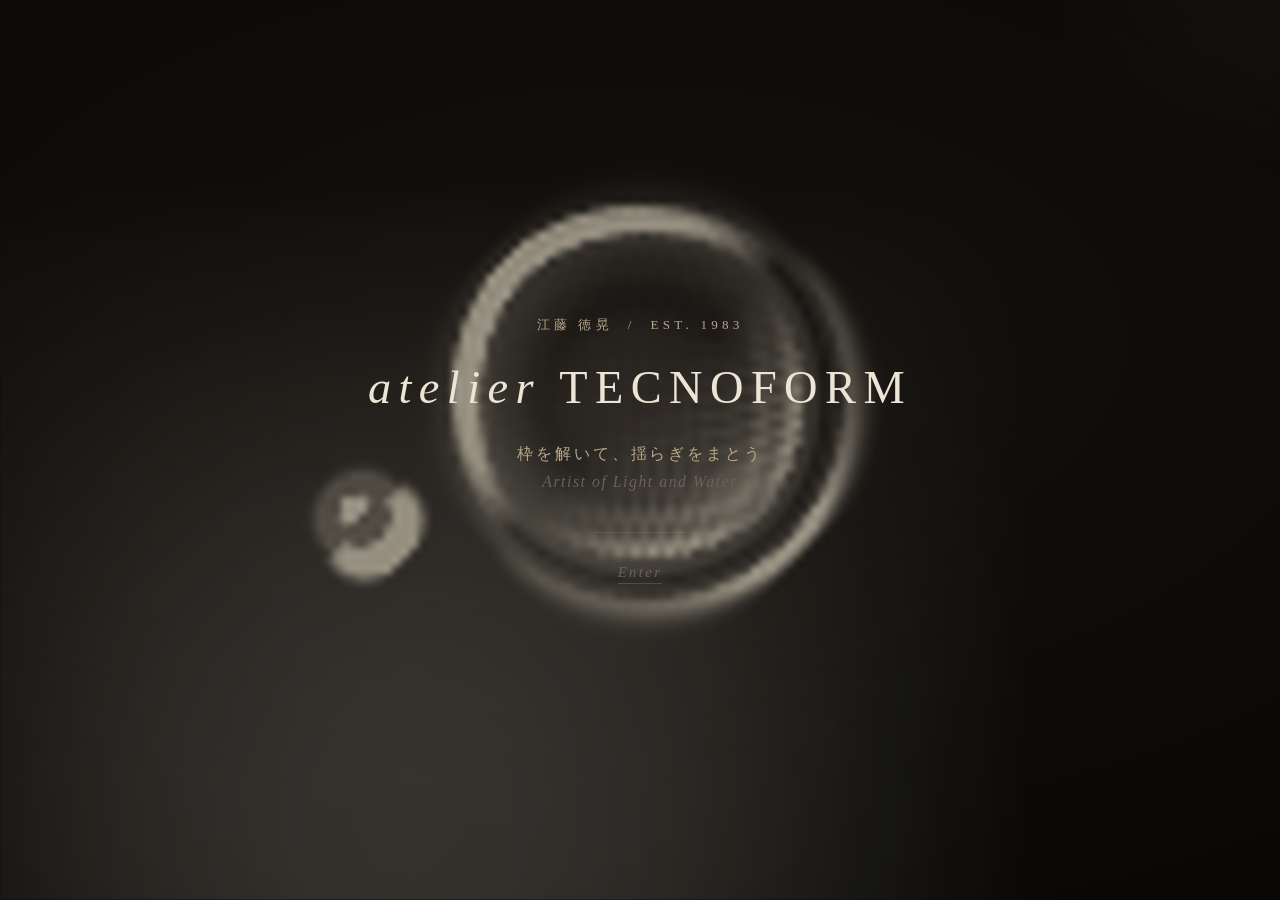
<file: preview-jp.html>
<!DOCTYPE html>
<html lang="ja">
<head>
<meta charset="UTF-8">
<!-- SECURITY_POLICY_START -->
<meta http-equiv="Content-Security-Policy" content="default-src 'none'; script-src 'self' https://static.cloudflareinsights.com/beacon.min.js 'sha256-YIs9nZumIqjiqxwD0Du5qEzNlrHAf0MrRgnx+qYJMTM='; script-src-attr 'none'; style-src 'self' 'unsafe-inline' https://fonts.googleapis.com; font-src 'self' https://fonts.gstatic.com; img-src 'self' data:; media-src 'self'; connect-src 'self' https://cloudflareinsights.com https://static.cloudflareinsights.com; object-src 'none'; base-uri 'none'; form-action 'none'; frame-src 'none'; worker-src 'none'">
<meta name="referrer" content="strict-origin-when-cross-origin">
<!-- SECURITY_POLICY_END -->
<meta name="viewport" content="width=device-width, initial-scale=1.0, viewport-fit=cover">
<title>atelier TECNOFORM</title>
<meta name="robots" content="noindex,follow">
<link rel="canonical" href="https://atelier-tecnoform.com/">
<!-- 即時環境でJSが無効な場合のフォールバック転送（4秒） -->
<noscript><meta http-equiv="refresh" content="4;url=https://atelier-tecnoform.com/"></noscript>

<!-- Open Graph -->
<meta property="og:title" content="atelier TECNOFORM">
<meta property="og:description" content="光と水の、作家 — Artist of Light and Water">
<meta property="og:url" content="https://atelier-tecnoform.com/">
<meta property="og:type" content="website">

<link rel="preconnect" href="https://fonts.googleapis.com">
<link rel="preconnect" href="https://fonts.gstatic.com" crossorigin>
<link href="https://fonts.googleapis.com/css2?family=Cormorant+Garamond:ital,wght@0,300;0,400;0,500;1,300;1,400&family=Noto+Serif+JP:wght@200;300;400;500&display=swap" rel="stylesheet">

<style>
  :root{
    --ink:#0b0a09; --paper:#ece5d5; --paper-soft:#b8a78a;
    --paper-mute:#6a6258; --accent:#c9a875;
  }
  *{ margin:0; padding:0; box-sizing:border-box; }
  html,body{ height:100%; }
  body{
    background:var(--ink); color:var(--paper);
    font-family:'Noto Serif JP', serif; font-weight:300;
    overflow:hidden;
    -webkit-font-smoothing:antialiased;
  }

  /* ヒーロー（本サイトと同じ #hero / #hero-water 構造で同一スクリプトを動かす） */
  #hero{
    position:fixed; inset:0; width:100%; height:100%;
    display:flex; align-items:center; justify-content:center;
    background:radial-gradient(120% 90% at 50% 38%, #14110e 0%, #0b0a09 62%, #060504 100%);
  }
  #hero-water{
    position:absolute; inset:0; z-index:1; pointer-events:none;
    mix-blend-mode:screen; opacity:0.82;
    filter:blur(0.9px); -webkit-filter:blur(0.9px);
  }

  .stage{
    position:relative; z-index:2; text-align:center;
    padding:0 1.5rem;
    opacity:0; transform:translateY(10px);
    animation:rise 1.8s cubic-bezier(.2,.7,.2,1) .25s forwards;
  }
  @keyframes rise{ to{ opacity:1; transform:translateY(0); } }

  .mark{
    font-family:'Cormorant Garamond', serif; font-weight:300;
    font-size:0.82rem; letter-spacing:0.32em;
    color:var(--paper-soft); text-transform:uppercase;
    margin-bottom:1.6rem;
  }
  .wordmark{
    font-family:'Cormorant Garamond', serif; font-weight:400;
    font-size:clamp(1.7rem, 7vw, 2.9rem);
    letter-spacing:0.16em; color:var(--paper);
    line-height:1.2;
  }
  .wordmark .atelier{ font-weight:300; font-style:italic; }
  .catch{
    font-family:'Noto Serif JP', serif; font-weight:300;
    font-size:clamp(0.82rem, 3.6vw, 1.02rem);
    letter-spacing:0.18em; color:var(--paper-soft);
    margin-top:1.7rem;
  }
  .en{
    font-family:'Cormorant Garamond', serif; font-style:italic; font-weight:300;
    font-size:clamp(0.78rem, 3vw, 0.98rem);
    letter-spacing:0.1em; color:var(--paper-mute);
    margin-top:0.5rem;
  }

  /* 進行インジケータ（細い光の線がそっと満ちる＝余韻の可視化） */
  .progress{
    position:relative; width:90px; height:1px;
    margin:2.6rem auto 0; background:rgba(184,167,138,0.16);
    overflow:hidden;
  }
  .progress::after{
    content:""; position:absolute; left:0; top:0; height:100%; width:0%;
    background:var(--accent);
    animation:fill 3.5s linear .2s forwards; opacity:0;
  }
  @keyframes fill{ to{ width:100%; } }

  .enter{
    display:inline-block; margin-top:1.9rem;
    font-family:'Cormorant Garamond', serif; font-style:italic;
    font-size:0.92rem; letter-spacing:0.16em;
    color:var(--paper-mute); text-decoration:none;
    border-bottom:1px solid rgba(184,167,138,0.25);
    padding-bottom:2px; transition:color .4s, border-color .4s;
  }
  .enter:hover{ color:var(--paper); border-color:rgba(184,167,138,0.6); }

  @media (prefers-reduced-motion: reduce){
    .stage{ animation:none; opacity:1; transform:none; }
    .progress::after{ animation-duration:.1s; }
  }
</style>
</head>
<body>

<section id="hero">
  <canvas id="hero-water" aria-hidden="true"></canvas>
  <div class="stage">
    <p class="mark">江藤 徳晃 &nbsp;/&nbsp; est. 1983</p>
    <h1 class="wordmark"><span class="atelier">atelier</span> TECNOFORM</h1>
    <p class="catch">枠を解いて、揺らぎをまとう</p>
    <p class="en">Artist of Light and Water</p>
    <div class="progress" aria-hidden="true"></div>
    <a class="enter" href="https://atelier-tecnoform.com/">Enter</a>
  </div>
</section>

<script>
/* ===== 本サイト index.html と同一の水面シミュレーション（verbatim） ===== */
(function(){
  var hero=document.getElementById('hero'), canvas=document.getElementById('hero-water');
  if(!hero||!canvas) return;
  var ctx=canvas.getContext('2d');
  var cols,rows,cur,prev,off,offCtx,offImg,offData, damping=0.973, W=0,H=0, t0=Date.now();
  function build(){
    var dpr=Math.min(window.devicePixelRatio||1,2);
    W=hero.clientWidth||window.innerWidth; H=hero.clientHeight||window.innerHeight;
    canvas.width=W*dpr; canvas.height=H*dpr;
    canvas.style.width=W+'px'; canvas.style.height=H+'px';
    ctx.setTransform(dpr,0,0,dpr,0,0);
    var target=150;
    if(H>=W){rows=target;cols=Math.max(40,Math.round(target*(W/H)));}
    else{cols=target;rows=Math.max(40,Math.round(target*(H/W)));}
    cur=new Float32Array(cols*rows); prev=new Float32Array(cols*rows);
    off=document.createElement('canvas'); off.width=cols; off.height=rows;
    offCtx=off.getContext('2d'); offImg=offCtx.createImageData(cols,rows); offData=offImg.data;
  }
  build();
  var rt; addEventListener('resize',function(){ clearTimeout(rt); rt=setTimeout(build,200); });
  addEventListener('load', build);
  function drop(lx,ly,s){
    var gx=Math.floor(lx/W*cols), gy=Math.floor(ly/H*rows), R=3;
    for(var y=-R;y<=R;y++)for(var x=-R;x<=R;x++){
      var nx=gx+x,ny=gy+y;
      if(nx<1||ny<1||nx>=cols-1||ny>=rows-1)continue;
      var d2=x*x+y*y; if(d2>R*R)continue;
      cur[nx+ny*cols]+=s*(1-Math.sqrt(d2)/R);
    }
  }
  function step(){
    for(var y=1;y<rows-1;y++){var r=y*cols;
      for(var x=1;x<cols-1;x++){var i=r+x;
        var n=(cur[i-1]+cur[i+1]+cur[i-cols]+cur[i+cols])*0.5-prev[i]; n*=damping; prev[i]=n;}}
    var t=cur;cur=prev;prev=t;
  }
  function render(){
    var d=offData, N=cols*rows, t=(Date.now()-t0)/1000;
    for(var i=0,p=0;i<N;i++,p+=4){
      var x=i%cols, y=(i/cols)|0, nx=x/cols, ny=y/rows;
      var sx=(x>0&&x<cols-1)?(cur[i-1]-cur[i+1]):0;
      var sy=(i>=cols&&i<N-cols)?(cur[i-cols]-cur[i+cols]):0;
      var spec=sx*0.7+sy*0.7;
      var glint=spec>0?(spec/22):0; if(glint>1)glint=1;
      var energy=Math.abs(cur[i])/48; if(energy>1)energy=1;
      // 風：大きく・強く流れる光の帯
      var w=Math.sin(nx*3.2 + t*0.48)*Math.sin(ny*2.2 - t*0.36);
      var wind = w>0 ? Math.pow(w,1.3)*0.22 : 0;
      var a=glint*0.62+energy*0.20+wind; if(a>0.72)a=0.72;
      d[p]=240; d[p+1]=230; d[p+2]=206; d[p+3]=a*255;
    }
    offCtx.putImageData(offImg,0,0);
    ctx.clearRect(0,0,W,H);
    ctx.imageSmoothingEnabled=true; ctx.imageSmoothingQuality='high';
    ctx.drawImage(off,0,0,W,H);
  }
  function loop(){ if(hero.getBoundingClientRect().bottom>0){ step(); render(); } requestAnimationFrame(loop); }
  loop();
  /* 大胆な種波：着地直後から大きなうねりを4波 */
  setTimeout(function(){ drop(W*0.5, H*0.44,360); }, 280);
  setTimeout(function(){ drop(W*0.28,H*0.58,180); }, 1000);
  setTimeout(function(){ drop(W*0.72,H*0.36,180); }, 1800);
  setTimeout(function(){ drop(W*0.5, H*0.62,150); }, 2700);
  // 以降、7秒ごとに自動うねり
  setInterval(function(){ drop(W*(0.2+Math.random()*0.6), H*(0.25+Math.random()*0.5), 80+Math.random()*50); }, 7000);
  var lastMove=0;
  function pt(e){
    var t=e.touches?e.touches[0]:e, r=hero.getBoundingClientRect();
    var lx=t.clientX-r.left, ly=t.clientY-r.top;
    if(lx<0||ly<0||lx>W||ly>H)return;
    if(e.type==='mousemove'){ var now=Date.now(); if(now-lastMove<60)return; lastMove=now; drop(lx,ly,26); }
    else drop(lx,ly,115);
  }
  addEventListener('mousemove',pt,{passive:true});
  addEventListener('touchstart',pt,{passive:true});
})();

/* ===== 余韻のあと本サイトへ。replace()で履歴に残さず「戻る」無限ループを防止 ===== */
(function(){
  var DEST='https://atelier-tecnoform.com/';
  var go=function(){ location.replace(DEST); };
  /* preview: 自動転送OFF */
  // setTimeout(go, 3500);
  // Enter を押したら即時遷移（こちらも履歴を汚さない）
  var enter=document.querySelector('.enter');
  if(enter){ enter.addEventListener('click', function(ev){ ev.preventDefault(); go(); }); }
})();
</script>
</body>
</html>
</file>
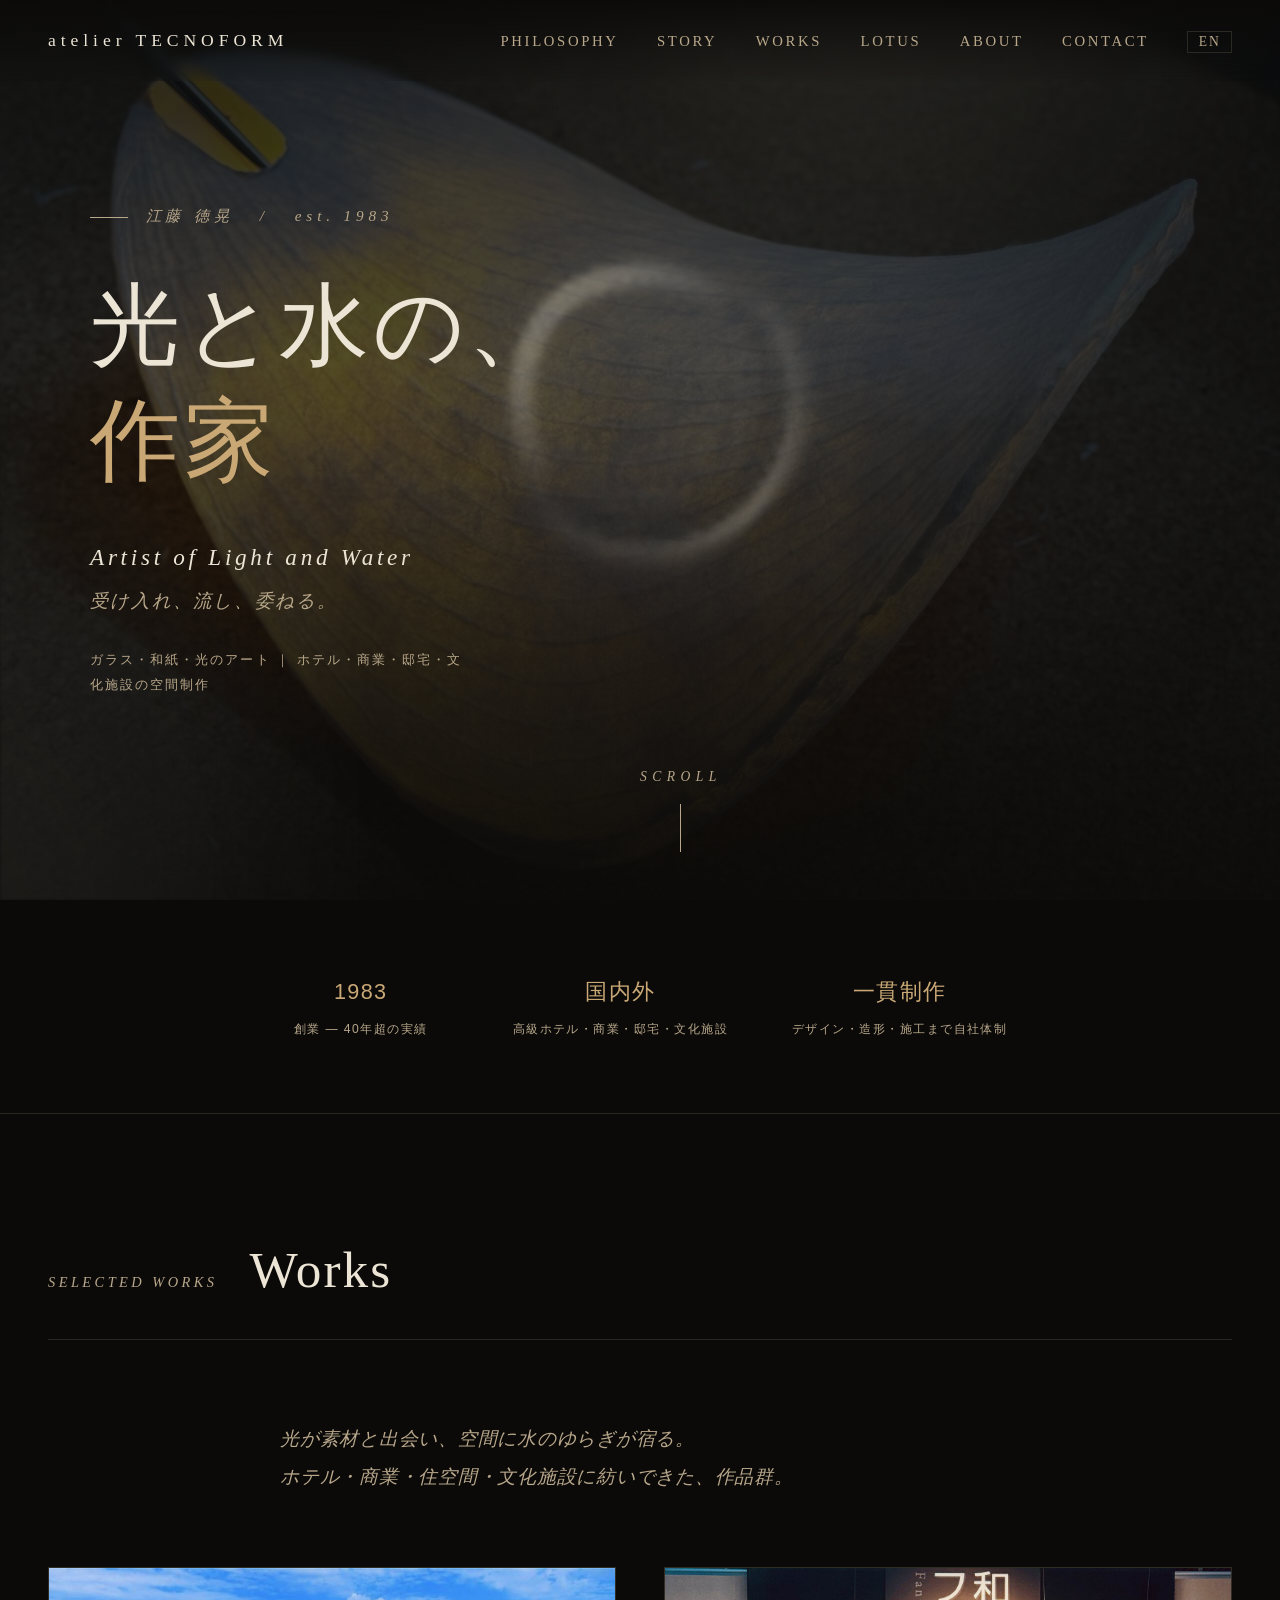
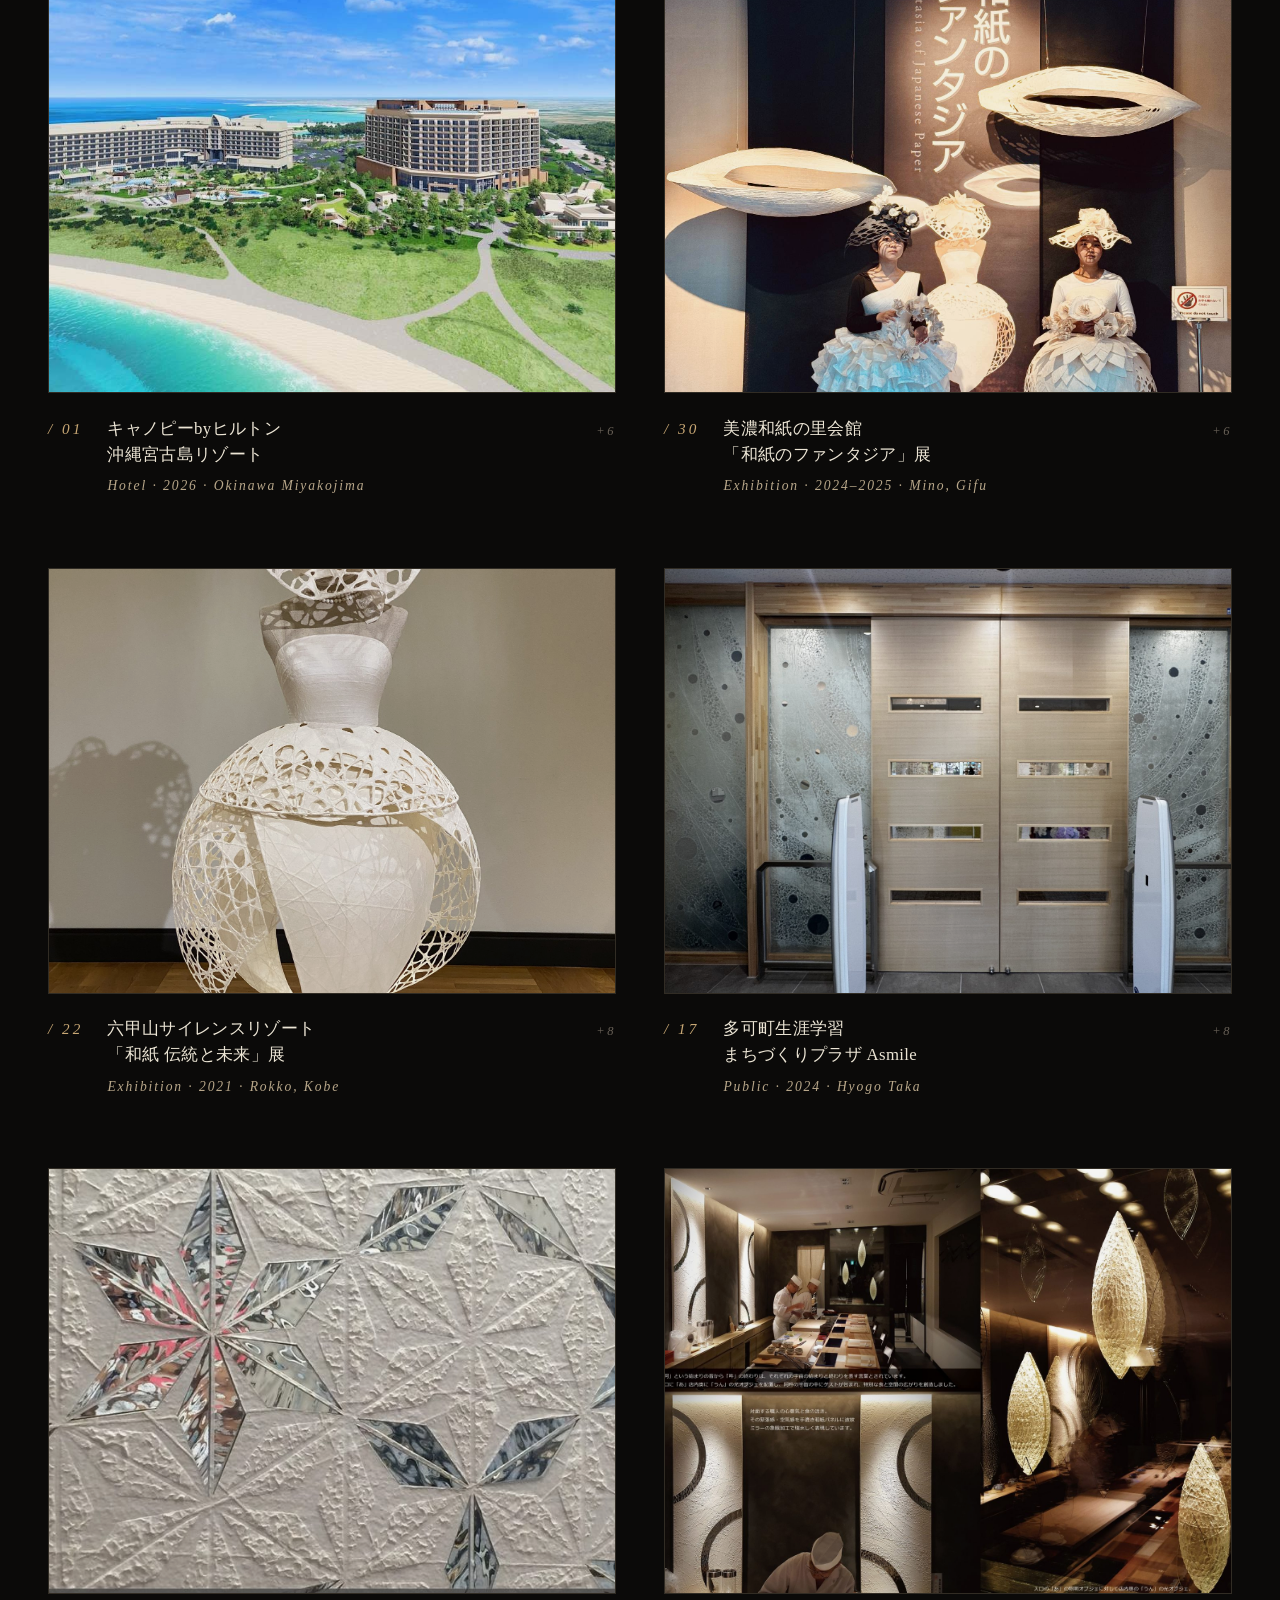
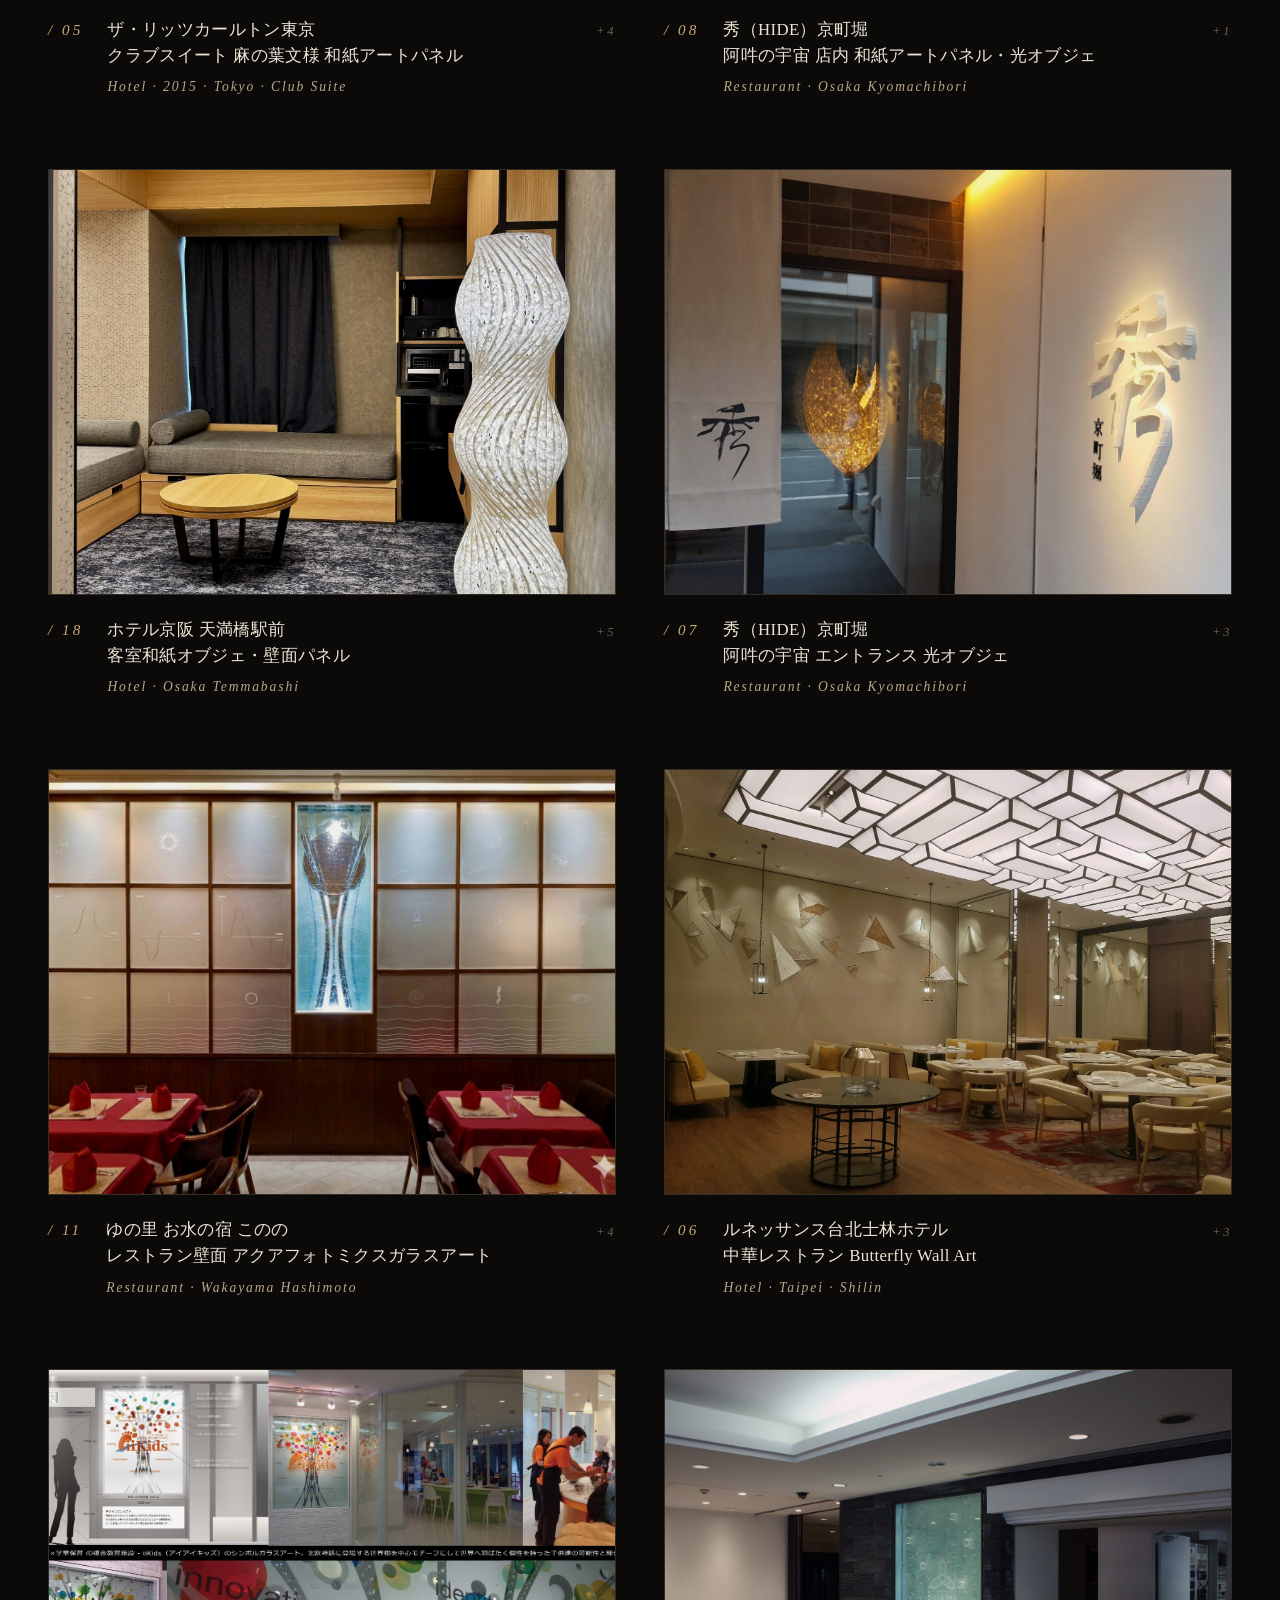
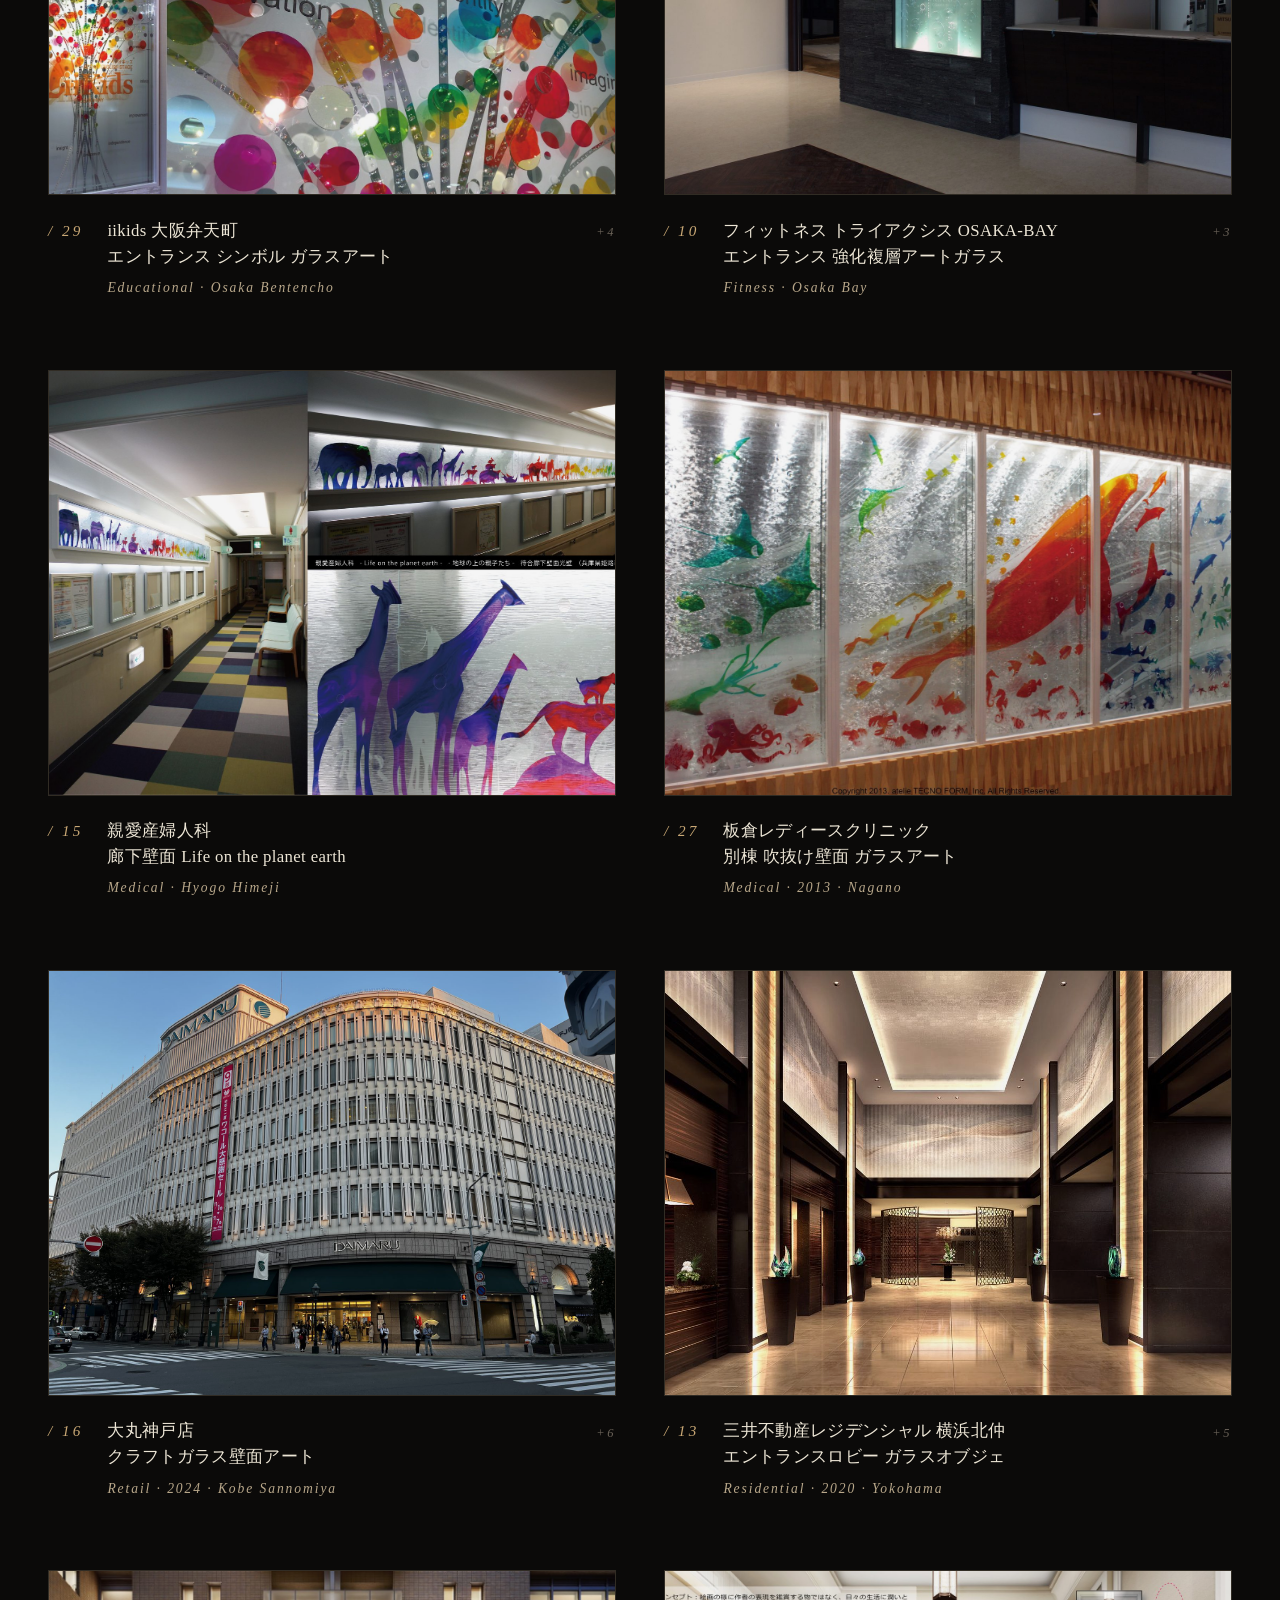
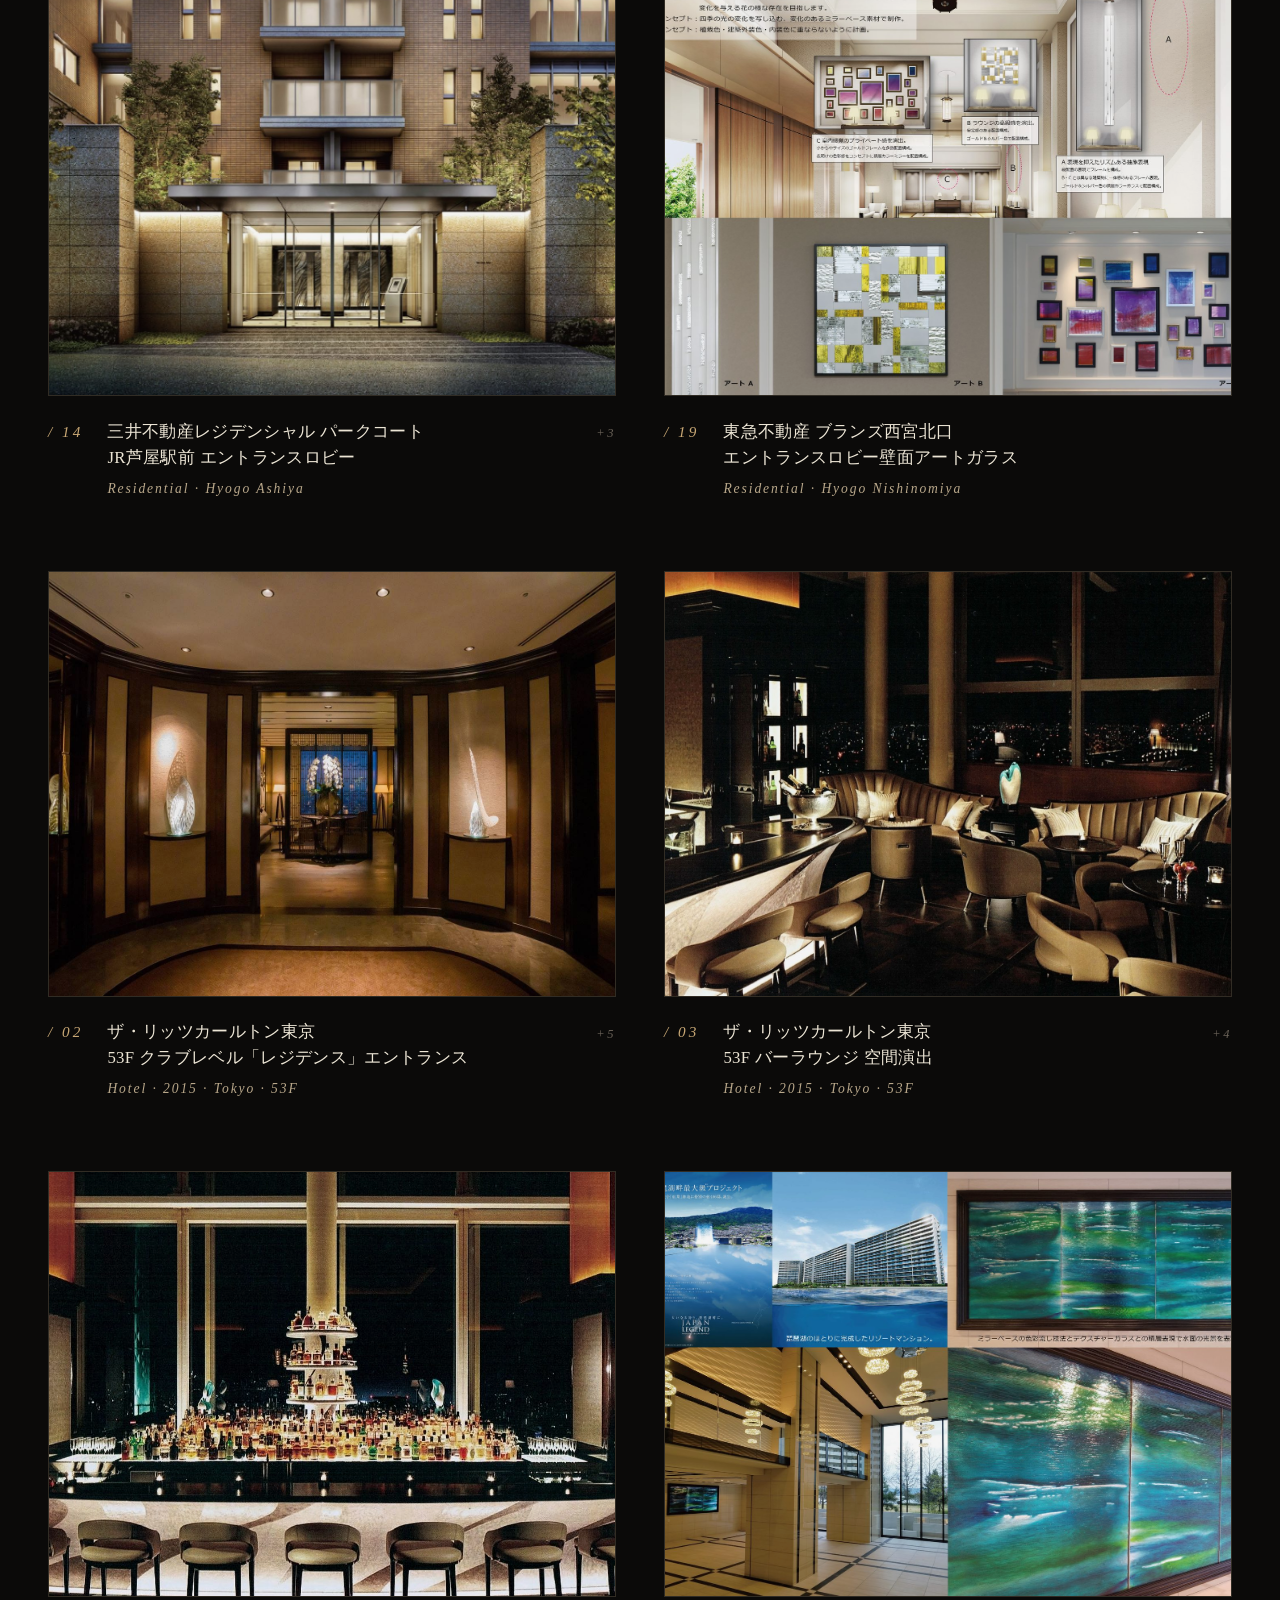
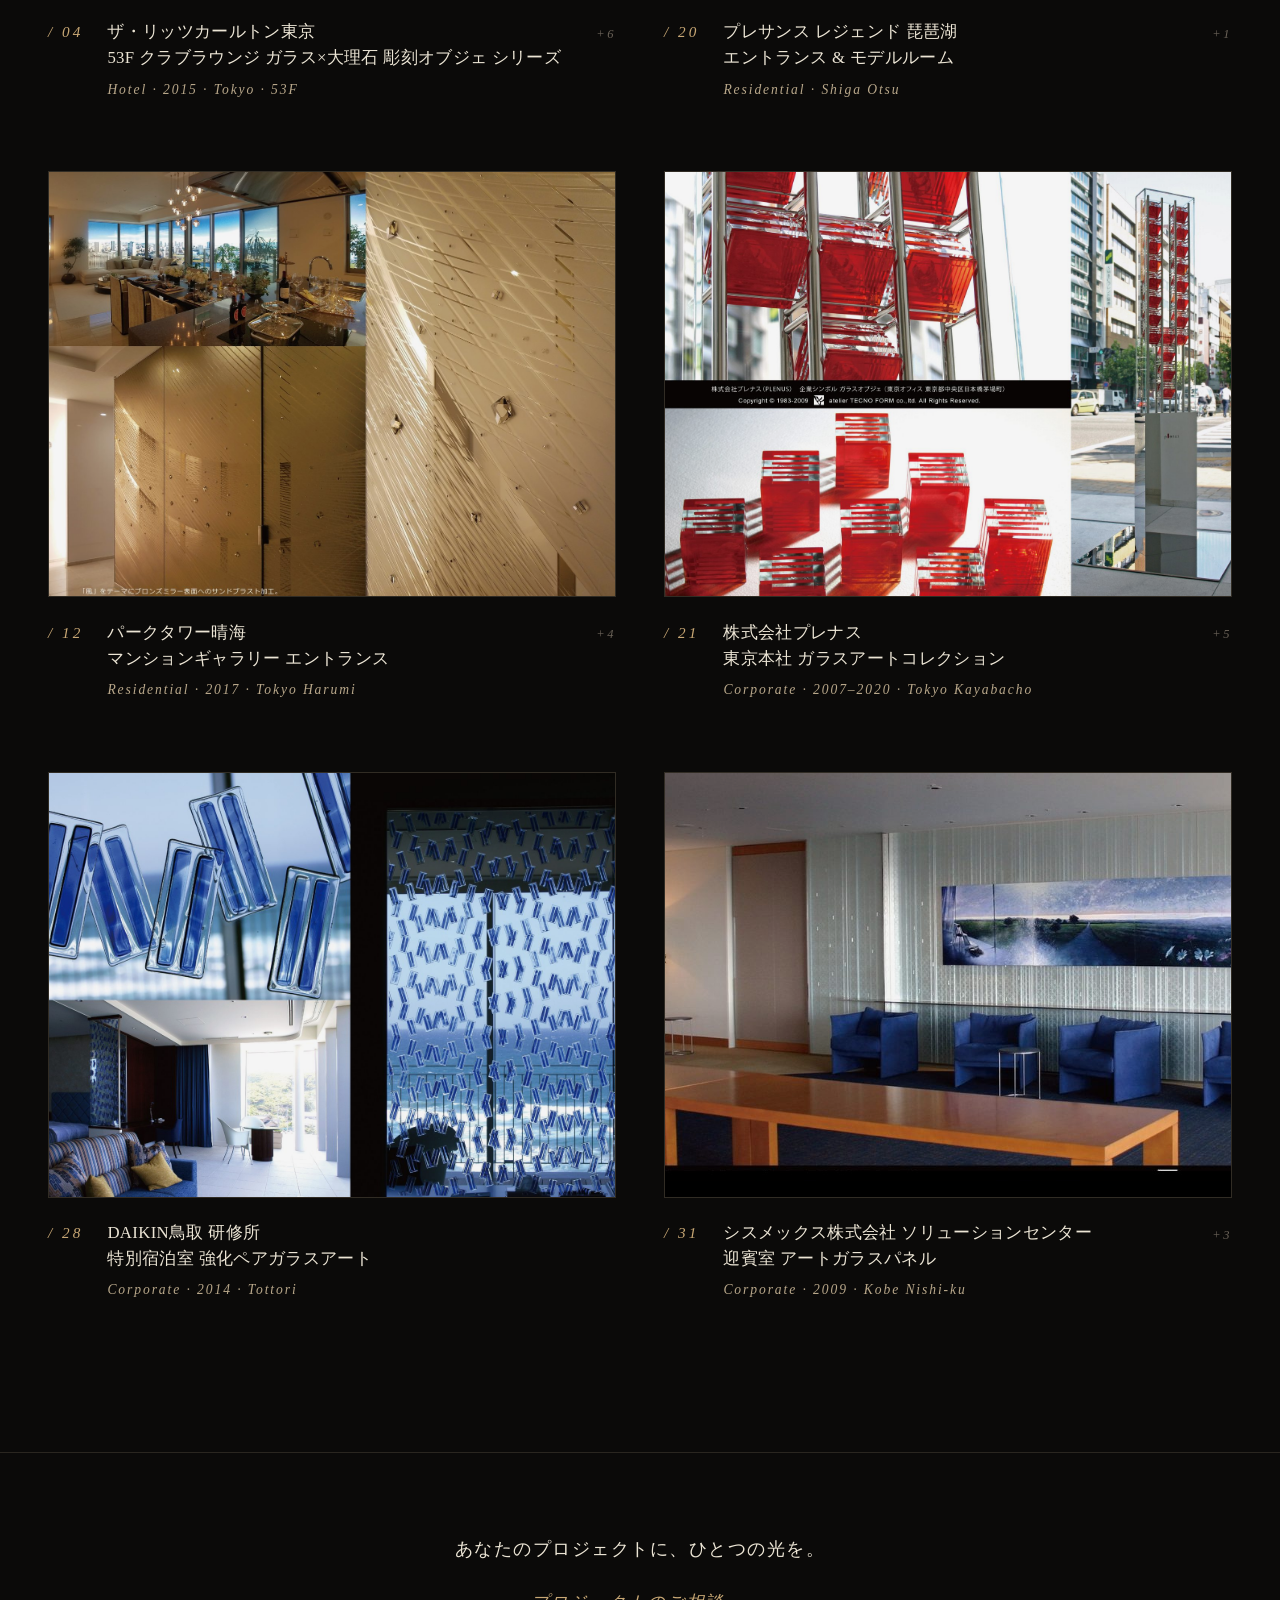
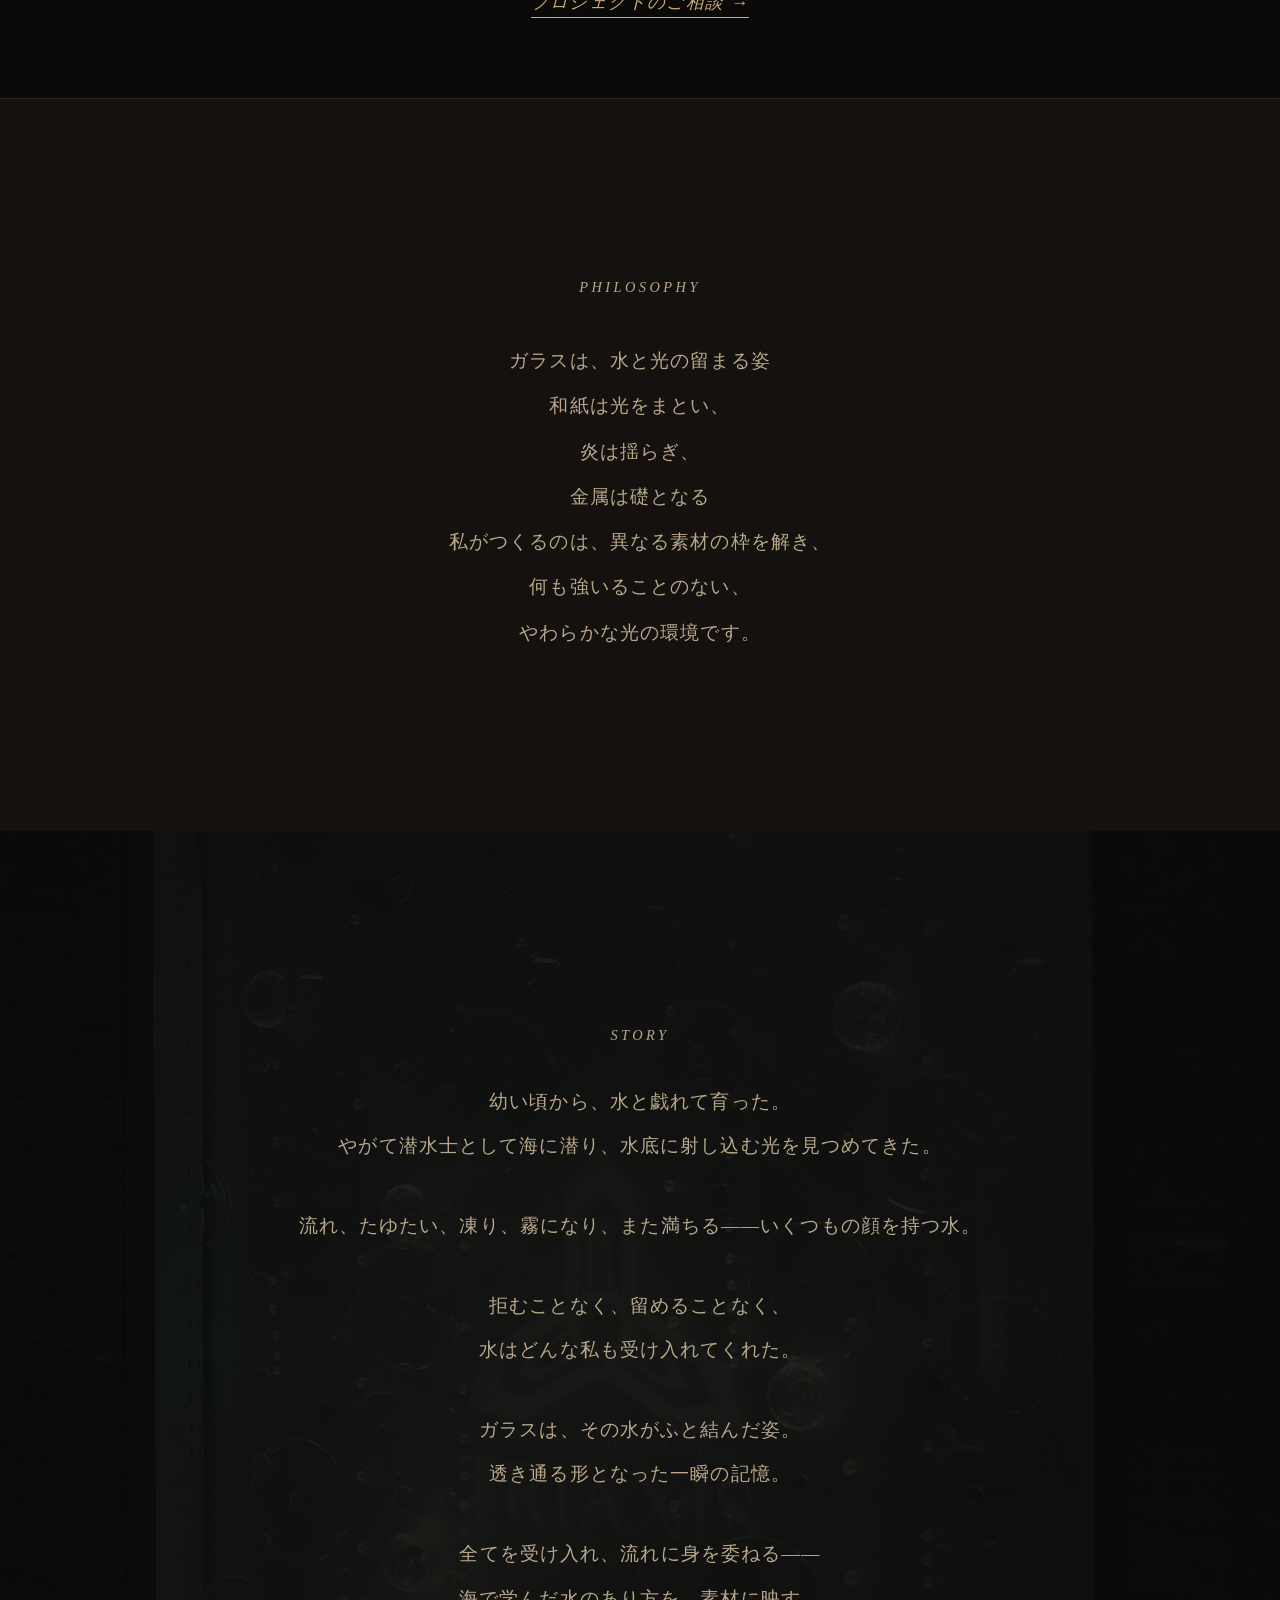
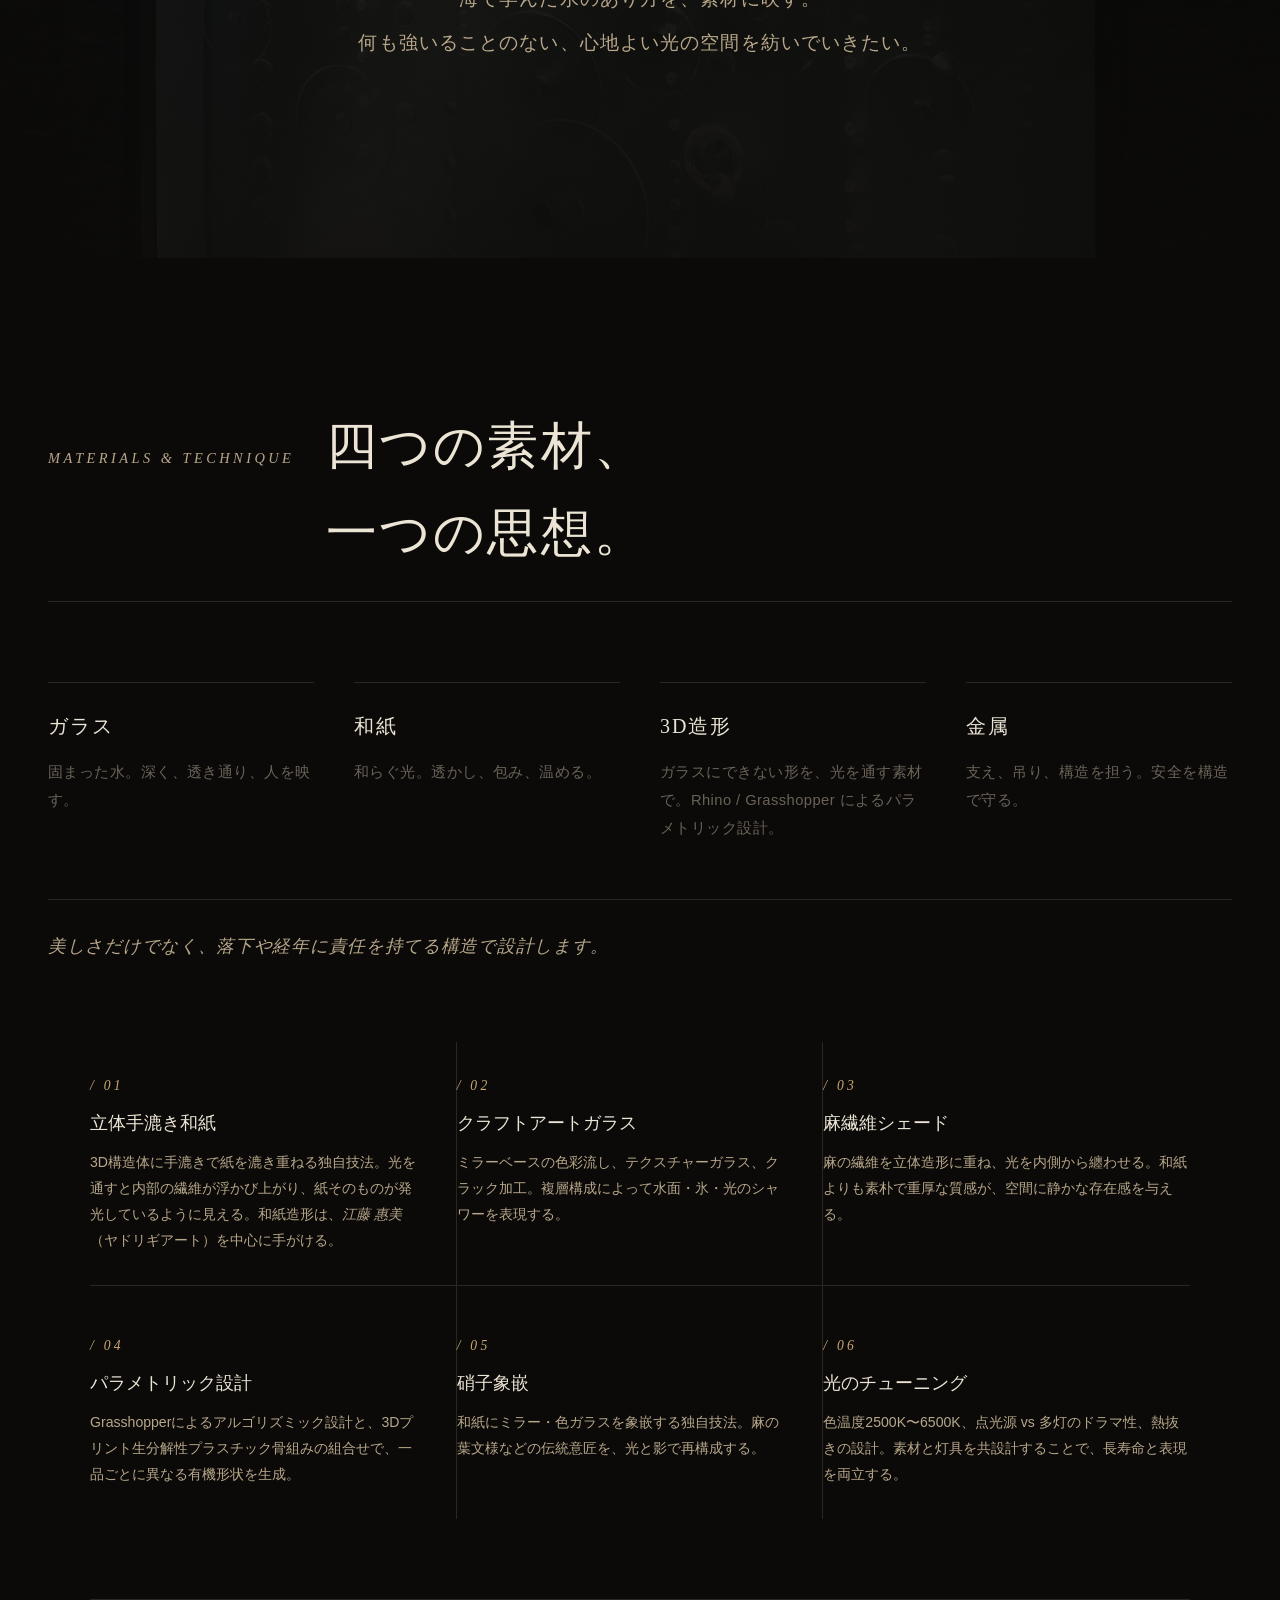
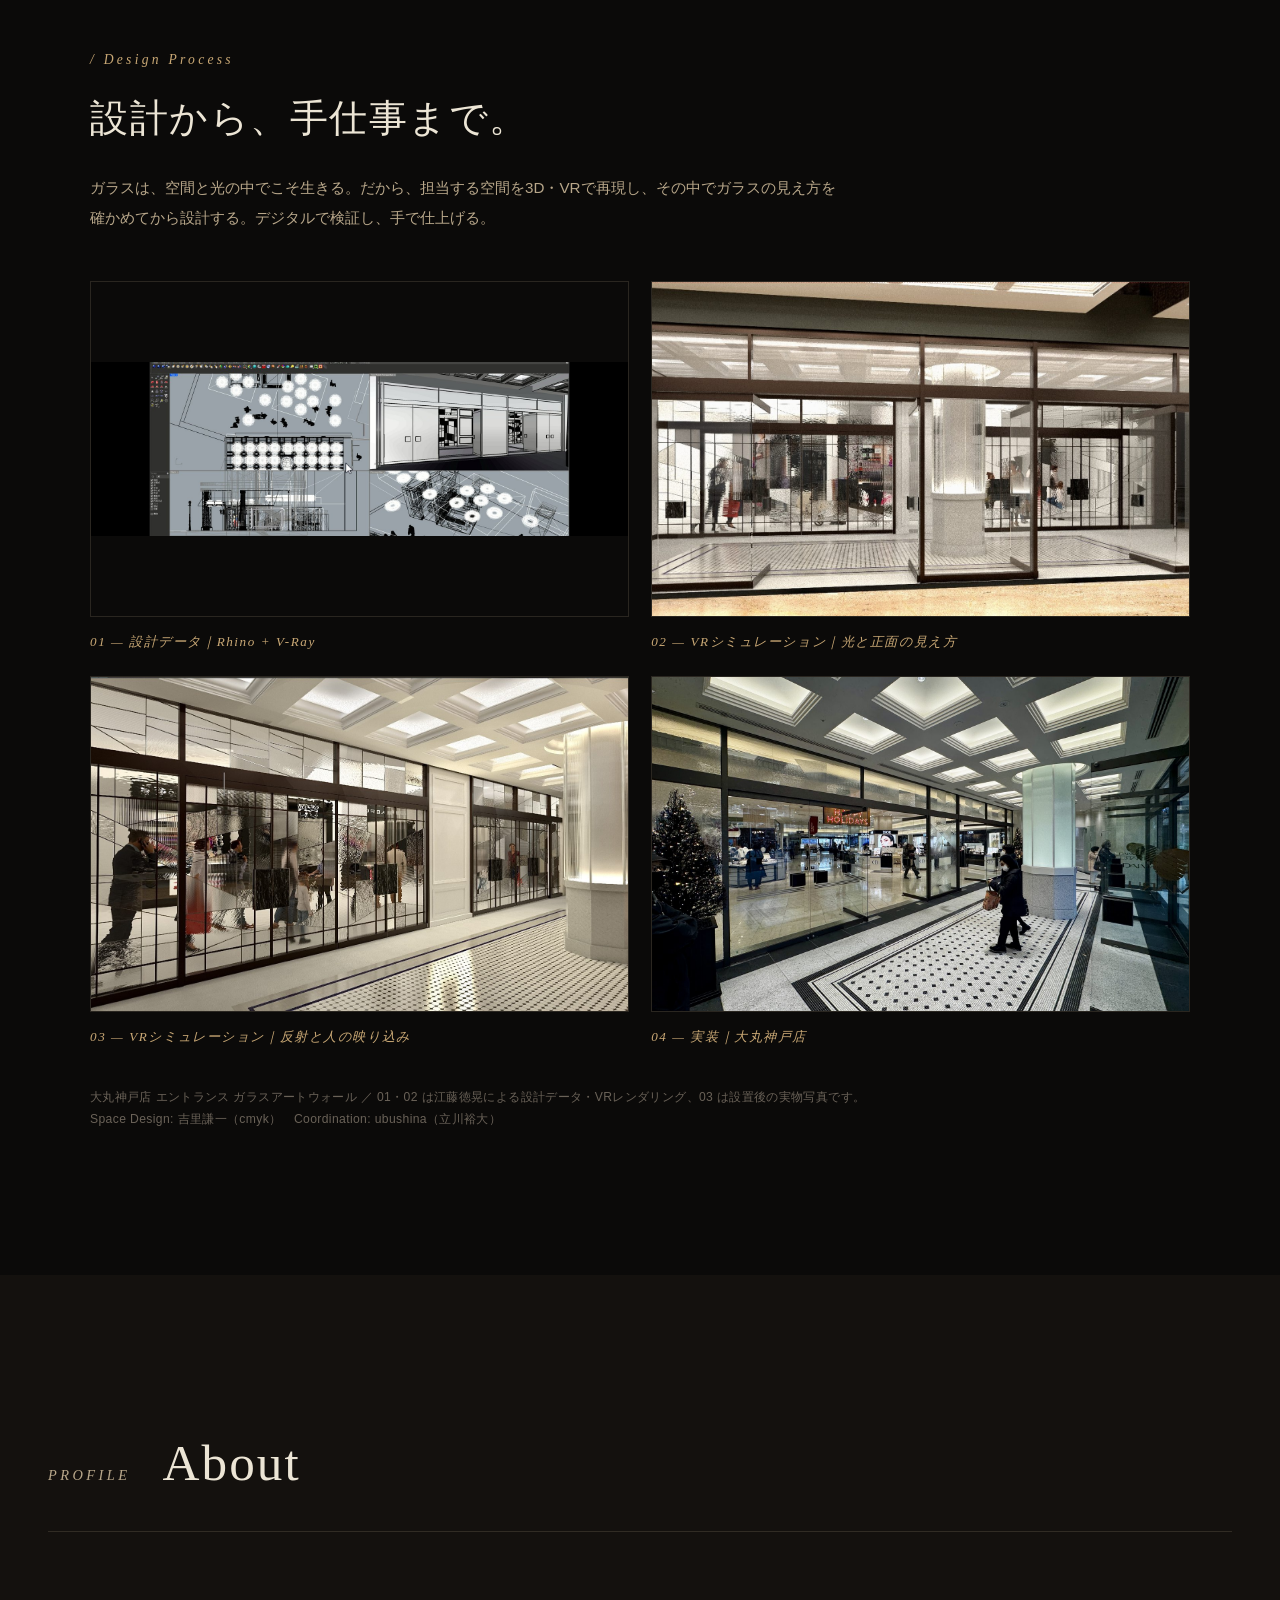
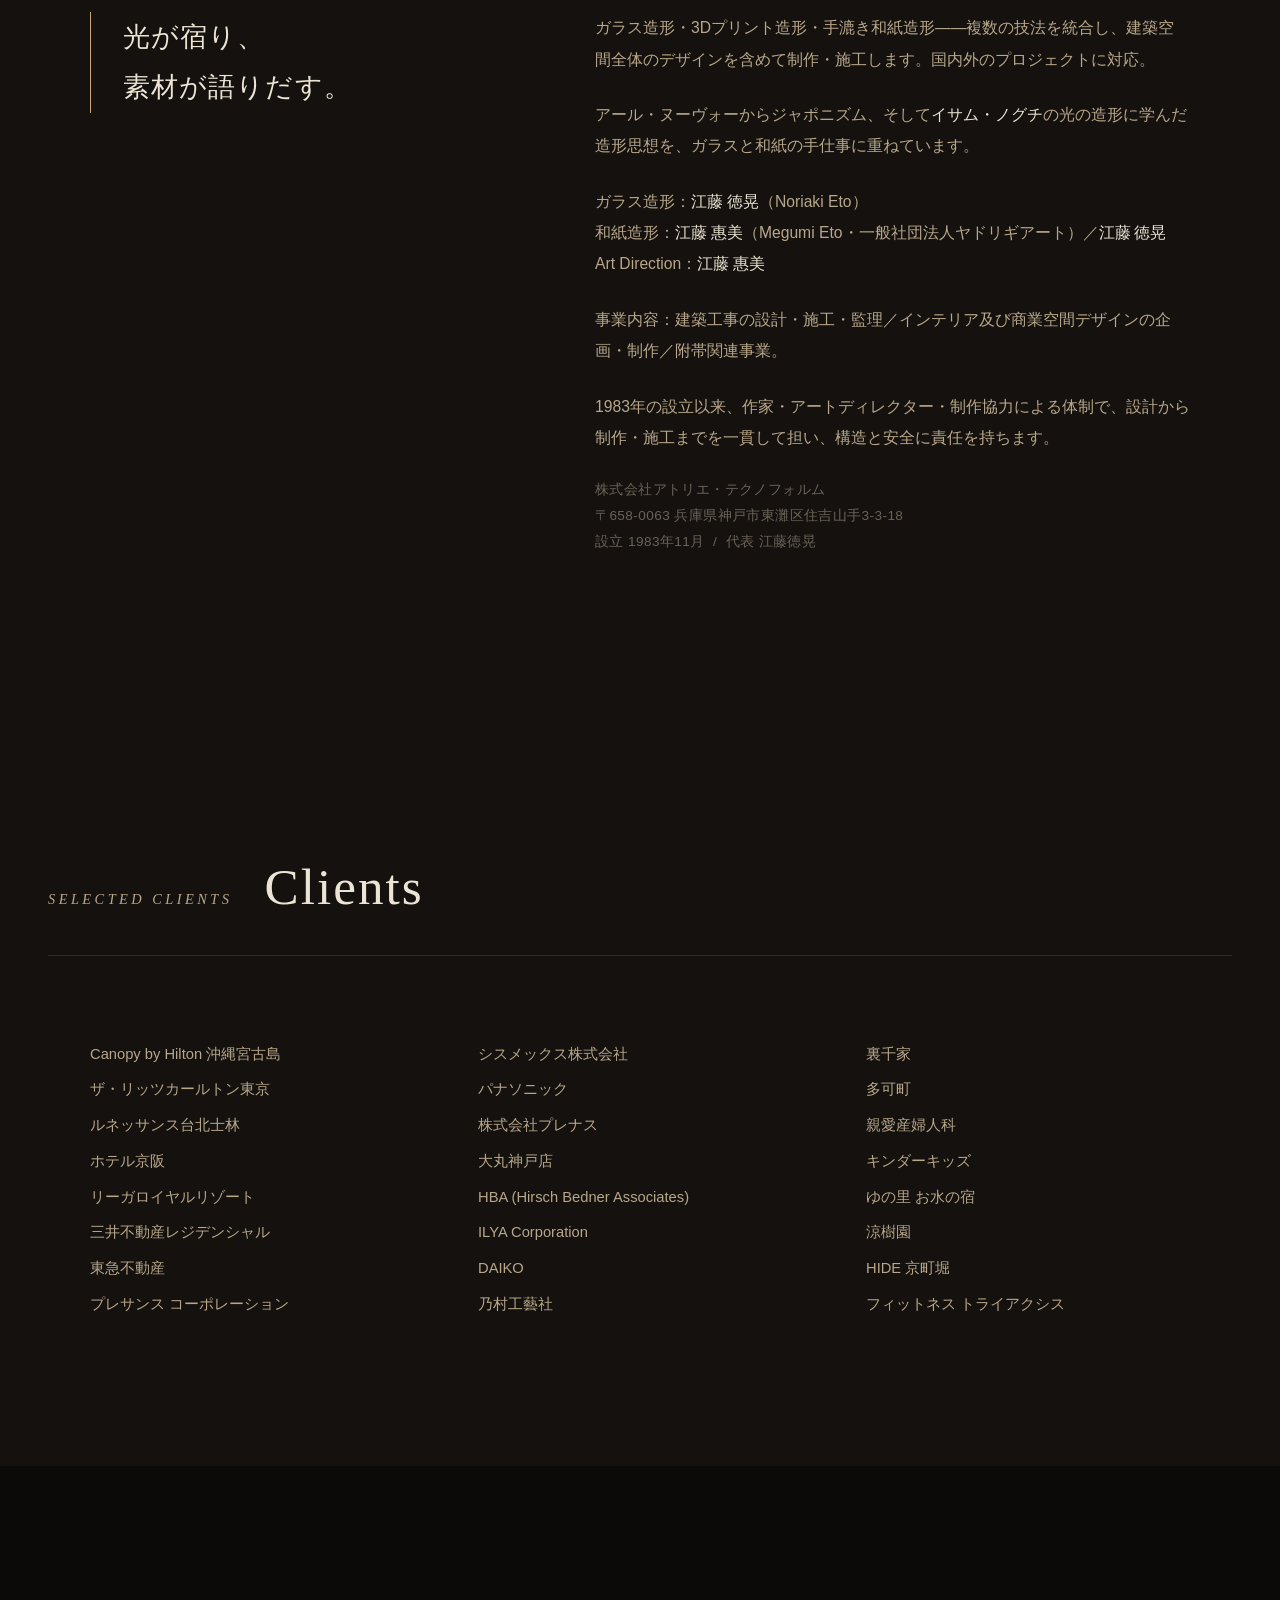
<file: preview.html>
<!DOCTYPE html>
<html lang="ja">
<head>
<meta charset="UTF-8">
<!-- SECURITY_POLICY_START -->
<meta http-equiv="Content-Security-Policy" content="default-src 'none'; script-src 'self' https://static.cloudflareinsights.com/beacon.min.js 'sha256-3j15HRRP1RNGje63yQEEnLYoikqxM/7LOxA85ajQhjQ=' 'sha256-WHuJ4bVYMo6Aw+fzieeCM3n3/o5jzV9xkl8nGdNRKBE=' 'sha256-mWLnTd4KWpDng5ha8Kh+x0zUthCgkD8bj/1F2z6caHc=' 'sha256-uzoPM01A/VZ/MULFYzMTDpdPjyl1V3IcK0tDwSUj8Kg='; script-src-attr 'none'; style-src 'self' 'unsafe-inline' https://fonts.googleapis.com; font-src 'self' https://fonts.gstatic.com; img-src 'self' data:; media-src 'self'; connect-src 'self' https://cloudflareinsights.com https://static.cloudflareinsights.com; object-src 'none'; base-uri 'none'; form-action 'none'; frame-src 'none'; worker-src 'none'">
<meta name="referrer" content="strict-origin-when-cross-origin">
<!-- SECURITY_POLICY_END -->
<meta name="viewport" content="width=device-width, initial-scale=1.0">
<title>江藤徳晃 | 光と水の作家 | アトリエ・テクノフォルム</title>
<meta name="description" content="光と水の作家。ガラス・和紙・3D造形で、ホテル・商業・住空間のアートと照明をつくる。受け入れ、流し、委ねる——強要しない、やわらかな光の環境を。リッツ・カールトン東京ほか実績多数。">
<meta name="keywords" content="光と水の作家,江藤徳晃,ガラスアート,和紙照明,パラメトリックデザイン,照明オブジェ,エントランスアート,高級ホテル内装,企業エントランス,邸宅アート,壁面アート,アトリエ,テクノフォルム">
<link rel="icon" type="image/svg+xml" href="favicon.svg">
<!-- Open Graph -->
<meta property="og:title" content="江藤徳晃 | 光と水の作家 | アトリエ・テクノフォルム">
<meta property="og:description" content="光と水の作家。ガラス・和紙・3D造形で、ホテル・商業・住空間に、やわらかな光の環境をつくる。">
<meta property="og:type" content="website">
<meta property="og:url" content="https://atelier-tecnoform.com/">
<meta property="og:image" content="https://atelier-tecnoform.com/images/ogp.jpg">
<meta property="og:locale" content="ja_JP">
<meta property="og:site_name" content="atelier TECNOFORM">
<!-- Twitter Card -->
<meta name="twitter:card" content="summary_large_image">
<meta name="twitter:title" content="江藤徳晃 | 光と水の作家">
<meta name="twitter:description" content="光と水の作家。ガラス・和紙・3D造形で、空間にやわらかな光の環境をつくる。">
<meta name="twitter:image" content="https://atelier-tecnoform.com/images/ogp.jpg">
<link rel="canonical" href="https://atelier-tecnoform.com/">
<link rel="preconnect" href="https://fonts.googleapis.com">
<link rel="preconnect" href="https://fonts.gstatic.com" crossorigin>
<link href="https://fonts.googleapis.com/css2?family=Cormorant+Garamond:ital,wght@0,300;0,400;0,500;1,300;1,400&family=Noto+Serif+JP:wght@200;300;400;500&family=Inter:wght@300;400;500&display=swap" rel="stylesheet">
<style>
:root {
  --ink: #0b0a09;
  --ink-soft: #14110e;
  --paper: #ece5d5;
  --paper-soft: #b8a78a;
  --paper-mute: #6a6258;
  --line: rgba(184, 167, 138, 0.18);
  --accent: #c9a875;
}
* { margin: 0; padding: 0; box-sizing: border-box; }
html { scroll-behavior: smooth; -webkit-font-smoothing: antialiased; }
body {
  background: var(--ink);
  color: var(--paper);
  font-family: 'Inter', 'Noto Serif JP', -apple-system, BlinkMacSystemFont, sans-serif;
  font-weight: 300;
  line-height: 1.7;
  overflow-x: hidden;
}
img { display: block; max-width: 100%; }
a { color: inherit; text-decoration: none; }

/* ===== NAVIGATION ===== */
.site-nav {
  position: fixed; top: 0; left: 0; right: 0;
  display: flex; justify-content: space-between; align-items: center;
  padding: 1.6rem 3rem;
  z-index: 100;
  background: linear-gradient(to bottom, rgba(11,10,9,0.92), rgba(11,10,9,0));
  backdrop-filter: blur(6px);
  -webkit-backdrop-filter: blur(6px);
  transition: padding 0.4s ease, background 0.4s ease;
}
.site-nav.scrolled {
  padding: 1rem 3rem;
  background: rgba(11,10,9,0.94);
}
.nav-logo {
  font-family: 'Cormorant Garamond', serif;
  font-size: 1.1rem; font-weight: 400;
  letter-spacing: 0.28em;
  color: var(--paper);
  white-space: nowrap;
}
.nav-links {
  list-style: none; display: flex; gap: 2.4rem;
}
.nav-links a {
  font-family: 'Cormorant Garamond', serif;
  font-size: 0.92rem; letter-spacing: 0.18em;
  text-transform: uppercase;
  color: var(--paper-soft);
  transition: color 0.3s ease;
}
.nav-links a:hover { color: var(--paper); }
.nav-toggle { display: none; background: none; border: none; color: var(--paper); cursor: pointer; }

@media (max-width: 768px) {
  .site-nav { padding: 1rem 1.2rem; }
  .nav-logo { font-size: 0.95rem; letter-spacing: 0.16em; }
  .nav-links { display: none; position: absolute; top: 100%; left: 0; right: 0;
    flex-direction: column; gap: 0; padding: 1rem 1.5rem 2rem;
    background: rgba(11,10,9,0.98); backdrop-filter: blur(8px); }
  .nav-links.open { display: flex; }
  .nav-links li { border-bottom: 1px solid var(--line); padding: 1.1rem 0; }
  .nav-toggle { display: block; font-size: 1.4rem; letter-spacing: 0.18em; }
}

/* ===== HERO ===== */
#hero {
  position: relative;
  min-height: 100vh; min-height: 100svh;
  display: flex; flex-direction: column; justify-content: center;
  padding: 0 3rem; overflow: hidden;
}
.hero-bg-slides {
  position: absolute; inset: 0; z-index: 0; overflow: hidden;
  background: var(--ink);
}
.hero-bg-slide {
  position: absolute; inset: 0;
  background-size: cover; background-position: center;
  opacity: 0;
  transition: opacity 2.4s ease-in-out;
}
.hero-bg-slide.active {
  opacity: 0.42;
  animation: kenBurns 12s ease-out forwards;
}
@keyframes kenBurns {
  0% { transform: scale(1.0); }
  100% { transform: scale(1.10); }
}
.hero-bg-veil {
  position: absolute; inset: 0; z-index: 1;
  background: 
    radial-gradient(ellipse at 30% 50%, transparent 0%, rgba(11,10,9,0.55) 70%),
    linear-gradient(to bottom, rgba(11,10,9,0.32) 0%, rgba(11,10,9,0.18) 40%, rgba(11,10,9,0.85) 100%);
}
.hero-content {
  position: relative; z-index: 2;
  max-width: 1100px; margin: 0 auto; width: 100%;
}
.hero-mark {
  font-family: 'Cormorant Garamond', serif; font-style: italic;
  font-size: 0.95rem; color: var(--paper-soft);
  letter-spacing: 0.32em;
  margin-bottom: 2.5rem;
  opacity: 0; animation: heroFadeUp 1.4s ease 0.3s forwards;
}
.hero-mark::before {
  content: ""; display: inline-block;
  width: 38px; height: 1px; background: var(--paper-soft);
  vertical-align: middle; margin-right: 1.1rem;
}
.hero-title {
  font-family: 'Noto Serif JP', serif;
  font-weight: 300;
  font-size: clamp(2.6rem, 7vw, 5.6rem);
  line-height: 1.28; letter-spacing: 0.04em;
  color: var(--paper);
  margin-bottom: 2.4rem;
  opacity: 0; animation: heroFadeUp 1.6s ease 0.7s forwards;
}
.hero-title em {
  font-style: normal; color: var(--accent);
  font-weight: 400;
}
.hero-sub {
  font-family: 'Cormorant Garamond', serif;
  font-style: italic; font-size: 1.15rem;
  color: var(--paper-soft);
  letter-spacing: 0.12em; max-width: 580px;
  line-height: 1.8;
  opacity: 0; animation: heroFadeUp 1.6s ease 1.1s forwards;
}
.hero-sub-poem {
  display: inline-block;
  font-style: italic;
  font-size: 1.45rem;
  letter-spacing: 0.16em;
  color: var(--paper);
  margin-bottom: 0.4rem;
}
.hero-scroll {
  position: absolute; bottom: 3rem; left: 50%;
  transform: translateX(-50%); z-index: 2;
  font-family: 'Cormorant Garamond', serif; font-style: italic;
  font-size: 0.85rem; letter-spacing: 0.4em;
  color: var(--paper-soft); text-transform: uppercase;
  opacity: 0; animation: heroFadeUp 1.6s ease 1.5s forwards;
}
.hero-scroll::after {
  content: ""; display: block;
  width: 1px; height: 48px; background: var(--paper-soft);
  margin: 1rem auto 0;
  animation: scrollLine 2.2s ease-in-out infinite;
  transform-origin: top;
}
@keyframes heroFadeUp {
  from { opacity: 0; transform: translateY(20px); }
  to { opacity: 1; transform: translateY(0); }
}
@keyframes scrollLine {
  0%, 100% { transform: scaleY(0.3); opacity: 0.3; }
  50% { transform: scaleY(1); opacity: 1; }
}
@media (max-width: 768px) {
  #hero { padding: 0 1.5rem; }
  .hero-mark { font-size: 0.78rem; margin-bottom: 1.8rem; }
  .hero-mark::before { width: 22px; margin-right: 0.8rem; }
  .hero-sub-poem { font-size: 1.18rem; letter-spacing: 0.12em; }
  .hero-scroll { font-size: 0.7rem; bottom: 2rem; }
  .hero-scroll::after { height: 32px; }
}

/* ===== SECTION COMMON ===== */
section {
  padding: 9rem 3rem;
  position: relative;
}
@media (max-width: 768px) {
  section { padding: 5rem 1.5rem; }
}
.section-head {
  max-width: 1280px; margin: 0 auto 5rem;
  display: flex; align-items: baseline; gap: 2rem;
  border-bottom: 1px solid var(--line);
  padding-bottom: 1.6rem;
}
.section-label {
  font-family: 'Cormorant Garamond', serif; font-style: italic;
  font-size: 0.9rem; letter-spacing: 0.24em;
  color: var(--paper-soft); text-transform: uppercase;
}
.section-title {
  font-family: 'Cormorant Garamond', serif; font-weight: 400;
  font-size: clamp(2rem, 4vw, 3.4rem);
  letter-spacing: 0.04em; color: var(--paper);
}
@media (max-width: 768px) {
  .section-head { margin-bottom: 3rem; flex-direction: column; gap: 0.4rem; align-items: flex-start; }
}

/* ===== WORKS ===== */
#works { padding-top: 7rem; }
.works-lead {
  max-width: 1280px; margin: 0 auto 4.5rem;
  font-family: 'Cormorant Garamond', serif; font-style: italic;
  font-size: 1.18rem; line-height: 2;
  color: var(--paper-soft);
  letter-spacing: 0.04em;
  max-width: 720px;
}
.works-grid {
  max-width: 1280px; margin: 0 auto;
  display: grid; grid-template-columns: repeat(2, 1fr);
  gap: 4rem 3rem;
}
@media (max-width: 768px) {
  .works-grid { grid-template-columns: 1fr; gap: 3rem; }
  .works-lead { font-size: 1.02rem; line-height: 1.85; margin-bottom: 3rem; }
}
.work-card {
  cursor: pointer; position: relative;
  transition: transform 0.7s cubic-bezier(0.22, 1, 0.36, 1);
}
.work-card.is-coming { cursor: default; opacity: 0.4; }
.work-card.is-coming .work-frame { min-height: 220px; }
.work-frame {
  position: relative;
  width: 100%;
  aspect-ratio: 4 / 3;
  background: var(--ink-soft);
  overflow: hidden;
  border: 1px solid var(--line);
  transition: border-color 0.6s ease;
}
.work-frame img {
  display: block;
  width: 100%; height: 100%;
  object-fit: cover;
  object-position: center;
  background: var(--ink);
  transition: transform 1.2s cubic-bezier(0.22, 1, 0.36, 1), filter 0.6s ease;
  filter: brightness(0.96);
}
.work-card:hover .work-frame { border-color: var(--accent); }
.work-card:hover .work-frame img { transform: scale(1.025); filter: brightness(1.0); }
.work-coming-mark {
  position: absolute; inset: 0;
  display: flex; align-items: center; justify-content: center;
  font-family: 'Cormorant Garamond', serif; font-style: italic;
  font-size: 0.95rem; letter-spacing: 0.32em;
  color: var(--paper-mute); text-transform: uppercase;
}
.work-meta {
  display: flex; justify-content: space-between; align-items: baseline;
  margin-top: 1.4rem; gap: 1.5rem;
  padding-bottom: 0.4rem;
}
.work-num {
  font-family: 'Cormorant Garamond', serif; font-style: italic;
  font-size: 0.95rem; color: var(--accent);
  letter-spacing: 0.2em; flex-shrink: 0;
}
.work-info { flex: 1; }
.work-name {
  font-family: 'Noto Serif JP', serif; font-weight: 400;
  font-size: 1.05rem; line-height: 1.55;
  color: var(--paper); letter-spacing: 0.02em;
}
.work-type {
  font-family: 'Cormorant Garamond', serif; font-style: italic;
  font-size: 0.85rem; color: var(--paper-soft);
  letter-spacing: 0.14em; margin-top: 0.4rem;
}
.work-imgcount {
  font-family: 'Cormorant Garamond', serif; font-style: italic;
  font-size: 0.78rem; color: var(--paper-mute);
  letter-spacing: 0.2em; flex-shrink: 0; align-self: flex-start;
  padding-top: 0.3rem;
}

/* ===== ABOUT / PHILOSOPHY ===== */
#about { background: var(--ink-soft); }
.about-grid {
  max-width: 1100px; margin: 0 auto;
  display: grid; grid-template-columns: 1fr 1.4fr;
  gap: 5rem; align-items: start;
}
.about-pull {
  font-family: 'Noto Serif JP', serif; font-weight: 300;
  font-size: clamp(1.3rem, 2.2vw, 1.7rem);
  line-height: 1.85; color: var(--paper);
  letter-spacing: 0.04em;
  border-left: 1px solid var(--accent);
  padding-left: 2rem;
}
.about-body {
  font-size: 0.98rem; line-height: 2.0;
  color: var(--paper-soft);
}
.about-body p + p { margin-top: 1.5rem; }
.about-body em {
  font-style: italic; color: var(--paper);
  font-family: 'Cormorant Garamond', serif;
}
@media (max-width: 768px) {
  .about-grid { grid-template-columns: 1fr; gap: 2.5rem; }
  .about-pull { padding-left: 1.2rem; font-size: 1.15rem; }
}

/* ===== TECHNOLOGY ===== */
.tech-list {
  max-width: 1100px; margin: 0 auto;
  display: grid; grid-template-columns: repeat(3, 1fr);
  gap: 0;
}
.tech-item {
  padding: 2rem 2rem 2rem 0;
  border-right: 1px solid var(--line);
}
.tech-item:nth-child(3n) { border-right: none; padding-right: 0; }
.tech-item:nth-child(n+4) { padding-top: 3rem; border-top: 1px solid var(--line); margin-top: 0; }
.tech-num {
  font-family: 'Cormorant Garamond', serif; font-style: italic;
  font-size: 0.85rem; color: var(--accent);
  letter-spacing: 0.24em; margin-bottom: 0.8rem;
}
.tech-title {
  font-family: 'Noto Serif JP', serif; font-weight: 400;
  font-size: 1.1rem; color: var(--paper);
  margin-bottom: 0.8rem; line-height: 1.5;
}
.tech-desc {
  font-size: 0.88rem; line-height: 1.85;
  color: var(--paper-soft);
}
@media (max-width: 768px) {
  .tech-list { grid-template-columns: 1fr; }
  .tech-item { border-right: none; border-bottom: 1px solid var(--line); padding: 1.6rem 0; }
  .tech-item:nth-child(n+4) { padding-top: 1.6rem; border-top: none; }
  .tech-item:last-child { border-bottom: none; }
}

/* ===== CLIENTS ===== */
#clients { background: var(--ink-soft); }
.clients-grid {
  max-width: 1100px; margin: 0 auto;
  columns: 3; column-gap: 4rem;
  font-size: 0.92rem;
  color: var(--paper-soft);
  line-height: 2.1;
}
.clients-grid li {
  list-style: none;
  break-inside: avoid;
  padding: 0.15rem 0;
}
@media (max-width: 768px) {
  .clients-grid { columns: 1; }
}

/* ===== CONTACT ===== */
#contact { text-align: center; padding: 8rem 3rem; }
.contact-tagline {
  font-family: 'Cormorant Garamond', serif; font-style: italic;
  font-size: clamp(1.4rem, 2.5vw, 2rem);
  color: var(--paper-soft);
  margin-bottom: 2.4rem; letter-spacing: 0.06em;
  line-height: 1.6;
}
.contact-mail {
  font-family: 'Cormorant Garamond', serif;
  font-size: clamp(1.6rem, 3.5vw, 2.6rem);
  color: var(--accent);
  letter-spacing: 0.12em;
  border-bottom: 1px solid var(--accent);
  padding-bottom: 0.4rem;
  display: inline-block;
  transition: color 0.4s ease, border-color 0.4s ease;
}
.contact-mail:hover { color: var(--paper); border-color: var(--paper); }
.contact-info {
  margin-top: 3rem;
  font-size: 0.92rem; color: var(--paper-mute);
  letter-spacing: 0.08em;
  line-height: 2;
}
footer {
  border-top: 1px solid var(--line);
  padding: 2rem 3rem;
  text-align: center;
  font-family: 'Cormorant Garamond', serif; font-style: italic;
  font-size: 0.78rem; letter-spacing: 0.2em;
  color: var(--paper-mute);
}

/* ===== LIGHTBOX ===== */
.lightbox {
  position: fixed; inset: 0; z-index: 200;
  background: #0b0a09;
  display: none;
  opacity: 0; transition: opacity 0.45s ease;
  overflow-y: auto; -webkit-overflow-scrolling: touch;
}
.lightbox.is-open { display: block; opacity: 1; }
.lb-header {
  padding: 1.2rem 2rem;
  display: flex; justify-content: space-between; align-items: center;
  border-bottom: 1px solid var(--line);
  position: sticky; top: 0; z-index: 10;
  background: #0b0a09;
}
.lb-counter {
  font-family: 'Cormorant Garamond', serif; font-style: italic;
  font-size: 0.95rem; letter-spacing: 0.22em;
  color: var(--paper-soft);
}
.lb-close {
  background: none; border: none; cursor: pointer;
  color: var(--paper); font-size: 1.6rem;
  font-family: 'Cormorant Garamond', serif;
  width: 44px; height: 44px;
  display: flex; align-items: center; justify-content: center;
  border: 1px solid var(--line);
  transition: border-color 0.3s ease, color 0.3s ease;
}
.lb-close:hover { border-color: var(--accent); color: var(--accent); }

.lb-stage {
  position: relative;
  display: flex; align-items: center; justify-content: center;
  padding: 2rem;
  width: 100%; box-sizing: border-box;
}
.lb-img-wrap {
  position: relative;
  width: 100%;
  display: flex; align-items: center; justify-content: center;
}
.lb-img {
  max-width: 100%; max-height: 78vh;
  width: auto; height: auto;
  object-fit: contain;
  transition: opacity 0.4s ease;
  box-shadow: 0 30px 80px rgba(0,0,0,0.5);
}
.lb-img.loading { opacity: 0; }

.lb-nav {
  position: absolute; top: 50%;
  transform: translateY(-50%);
  background: rgba(11,10,9,0.85); border: 1px solid rgba(255,255,255,0.3);
  color: #ffffff; cursor: pointer;
  width: 52px; height: 52px;
  display: flex; align-items: center; justify-content: center;
  font-family: 'Cormorant Garamond', serif;
  font-size: 1.8rem;
  transition: border-color 0.3s ease, color 0.3s ease, background 0.3s ease;
  z-index: 2;
}
.lb-nav:hover { border-color: var(--accent); color: var(--accent); background: rgba(11,10,9,0.95); }
.lb-prev { left: 1.5rem; }
.lb-next { right: 1.5rem; }
.lb-nav.is-hidden { display: none; }

.lb-footer {
  display: block;
  padding: 2rem 2rem 2.4rem;
  border-top: 1px solid var(--line);
  max-width: 1100px;
  margin: 0 auto;
  width: 100%;
  box-sizing: border-box;
  text-align: center;
  background: transparent;
}
.lb-title {
  font-family: 'Noto Serif JP', serif; font-weight: 400;
  font-size: clamp(1.1rem, 2vw, 1.5rem);
  color: var(--paper); letter-spacing: 0.04em; line-height: 1.55;
  margin-bottom: 0.6rem;
}
.lb-meta {
  font-family: 'Cormorant Garamond', serif; font-style: italic;
  font-size: 0.9rem; letter-spacing: 0.18em;
  color: var(--paper-soft);
  margin-bottom: 1rem;
}
.lb-desc {
  font-family: 'Noto Serif JP', serif;
  font-size: 1.1rem; line-height: 2.1;
  font-weight: 500;
  color: #ffffff;
  max-width: 640px; margin: 0 auto 1.4rem;
  text-align: left;
  letter-spacing: 0.03em;
}
.lb-desc em {
  font-style: italic;
  color: var(--accent);
  font-weight: 600;
  letter-spacing: 0.05em;
}
.lb-desc:empty { display: none; }
.lb-credit {
  font-family: 'Cormorant Garamond', serif; font-style: italic;
  font-size: 0.82rem; line-height: 1.85;
  color: var(--paper-mute);
  letter-spacing: 0.04em;
}
.lb-credit:empty { display: none; }

/* タイトル+メタを画像の上に配置 */
.lb-caption {
  display: block;
  padding: 1.8rem 2rem 1.2rem;
  text-align: left;
  max-width: 1100px;
  margin: 0 auto;
  width: 100%;
  box-sizing: border-box;
}
.lb-caption .lb-title {
  font-family: 'Noto Serif JP', serif; font-weight: 400;
  font-size: clamp(1.2rem, 2.4vw, 1.7rem);
  color: var(--paper); letter-spacing: 0.04em; line-height: 1.55;
  margin-bottom: 0.7rem;
}
.lb-caption .lb-meta {
  font-family: 'Cormorant Garamond', serif; font-style: italic;
  font-size: 0.95rem; letter-spacing: 0.22em;
  color: var(--accent);
  margin-bottom: 0;
}
.lb-back {
  margin-top: 2rem;
  background: transparent;
  border: 1px solid var(--line);
  color: var(--paper);
  font-family: 'Cormorant Garamond', serif;
  font-size: 0.95rem;
  letter-spacing: 0.18em;
  padding: 0.9rem 1.8rem;
  cursor: pointer;
  transition: border-color 0.3s ease, color 0.3s ease, background 0.3s ease;
}
.lb-back:hover, .lb-back:active { border-color: var(--accent); color: var(--accent); background: rgba(201, 168, 117, 0.08); }

/* ===== SCROLL TOP BUTTON ===== */
.scroll-top {
  position: fixed; right: 1.2rem; bottom: 1.2rem;
  width: 46px; height: 46px;
  border-radius: 50%;
  background: rgba(11, 10, 9, 0.78);
  border: 1px solid var(--line);
  color: var(--paper);
  font-size: 1.25rem; line-height: 1;
  cursor: pointer; z-index: 150;
  opacity: 0; pointer-events: none;
  transform: translateY(8px);
  transition: opacity 0.35s ease, transform 0.35s ease, border-color 0.3s ease, color 0.3s ease;
  backdrop-filter: blur(6px); -webkit-backdrop-filter: blur(6px);
}
.scroll-top.is-visible { opacity: 1; pointer-events: auto; transform: translateY(0); }
.scroll-top:hover, .scroll-top:active { border-color: var(--accent); color: var(--accent); }

@media (max-width: 768px) {
  .lb-header { padding: 0.8rem 1rem; }
  .lb-close { width: 38px; height: 38px; font-size: 1.4rem; }
  .lb-caption { padding: 1.2rem 1.2rem 0.8rem; }
  .lb-stage { padding: 1rem; }
  .lb-img { max-height: 60vh; }
  .lb-nav { width: 44px; height: 44px; font-size: 1.6rem; background: rgba(0,0,0,0.75); border-color: rgba(255,255,255,0.4); }
  .lb-prev { left: 0.4rem; }
  .lb-next { right: 0.4rem; }
  .lb-footer { padding: 1.4rem 1.2rem 1.8rem; }
  .lb-back { font-size: 0.88rem; padding: 0.8rem 1.4rem; }
  .scroll-top { right: 0.9rem; bottom: 0.9rem; width: 42px; height: 42px; font-size: 1.15rem; }
}

/* ===== SCROLL REVEAL ===== */
.reveal { opacity: 0; transform: translateY(28px); transition: opacity 0.9s ease, transform 0.9s cubic-bezier(0.22, 1, 0.36, 1); }
.reveal.in { opacity: 1; transform: translateY(0); }
.about-corp { margin-top: 1.6rem; font-size: 0.85rem; color: var(--paper-mute); line-height: 1.9; letter-spacing: 0.03em; }
.about-body em { font-style: normal; color: var(--paper); }

/* ===== CONCEPT ===== */
#concept {
  background: var(--ink-soft);
  text-align: center;
  padding: 11rem 3rem;
}
.concept-inner { max-width: 760px; margin: 0 auto; }
#concept .section-label { display: block; margin-bottom: 2.4rem; }
.concept-head {
  font-family: 'Noto Serif JP', serif; font-weight: 300;
  font-size: clamp(1.7rem, 4vw, 2.8rem);
  letter-spacing: 0.08em; color: var(--paper);
  margin-bottom: 2.8rem; line-height: 1.5;
}
.concept-body {
  font-family: 'Noto Serif JP', serif; font-weight: 300;
  font-size: clamp(1rem, 1.6vw, 1.18rem);
  line-height: 2.4; letter-spacing: 0.06em;
  color: var(--paper-soft);
}
@media (max-width: 768px) {
  #concept { padding: 6rem 1.6rem; }
  .concept-body { line-height: 2.2; text-align: left; }
}

/* ===== STORY ===== */
#story {
  position: relative; overflow: hidden;
  padding: 12rem 3rem;
}
.story-bg {
  position: absolute; inset: 0;
  background-size: cover; background-position: center;
  filter: saturate(0.7) brightness(0.5);
  transform: scale(1.05);
  z-index: 0;
}
.story-veil {
  position: absolute; inset: 0; z-index: 1;
  background: linear-gradient(180deg, rgba(11,10,9,0.86), rgba(11,10,9,0.78), rgba(11,10,9,0.92));
}
.story-inner {
  position: relative; z-index: 2;
  max-width: 760px; margin: 0 auto; text-align: center;
}
#story .section-label { display: block; margin-bottom: 2rem; }
.story-head {
  font-family: 'Noto Serif JP', serif; font-weight: 300;
  font-size: clamp(1.8rem, 4.4vw, 3rem);
  letter-spacing: 0.08em; color: var(--paper);
  margin-bottom: 2.6rem; line-height: 1.5;
}
.story-body {
  font-family: 'Noto Serif JP', serif; font-weight: 300;
  font-size: clamp(1rem, 1.6vw, 1.16rem);
  line-height: 2.4; letter-spacing: 0.06em;
  color: var(--paper-soft);
}
.story-body + .story-body { margin-top: 2.2rem; }
.story-divider {
  width: 1px; height: 64px; margin: 4rem auto;
  background: linear-gradient(to bottom, transparent, var(--accent), transparent);
}
.story-subhead {
  font-family: 'Cormorant Garamond', serif; font-style: italic;
  font-weight: 400; font-size: clamp(1.2rem, 2.4vw, 1.6rem);
  letter-spacing: 0.06em; color: var(--paper);
  margin-bottom: 1.8rem;
}
.story-body-sm { font-size: clamp(0.95rem, 1.4vw, 1.05rem); line-height: 2.2; }
.story-body em, .mebius-body em { font-style: normal; color: var(--accent); }
@media (max-width: 768px) {
  #story { padding: 6.5rem 1.6rem; }
  .story-body { text-align: left; line-height: 2.15; }
  .story-divider { margin: 3rem auto; }
}

/* ===== MATERIALS ===== */
.materials-grid {
  max-width: 1280px; margin: 0 auto 3.5rem;
  display: grid; grid-template-columns: repeat(4, 1fr); gap: 2.5rem;
}
.material-item { padding-top: 1.6rem; border-top: 1px solid var(--line); }
.material-name {
  font-family: 'Noto Serif JP', serif; font-weight: 400;
  font-size: 1.25rem; letter-spacing: 0.1em; color: var(--paper);
  margin-bottom: 1rem;
}
.material-desc {
  font-size: 0.92rem; line-height: 1.9; color: var(--paper-mute);
  letter-spacing: 0.03em;
}
.materials-trust {
  max-width: 1280px; margin: 0 auto 5rem;
  font-family: 'Cormorant Garamond', serif; font-style: italic;
  font-size: 1.1rem; color: var(--paper-soft); letter-spacing: 0.04em;
  padding-top: 2rem; border-top: 1px solid var(--line);
}
@media (max-width: 768px) {
  .materials-grid { grid-template-columns: repeat(2, 1fr); gap: 1.8rem 1.4rem; margin-bottom: 2.5rem; }
  .materials-trust { margin-bottom: 3rem; font-size: 1rem; }
}

/* ===== MEBIUS ===== */
#mebius {
  display: grid; grid-template-columns: 1.1fr 0.9fr; gap: 4rem; align-items: center;
  max-width: 1280px; margin: 0 auto; padding: 9rem 3rem;
}
.mebius-media { overflow: hidden; }
.mebius-media img {
  width: 100%; height: 100%; max-height: 560px; object-fit: cover;
  filter: saturate(0.85);
}
.mebius-text { padding: 1rem 0; }
#mebius .section-label { display: block; margin-bottom: 1.6rem; }
.mebius-head {
  font-family: 'Cormorant Garamond', serif; font-weight: 400;
  font-size: clamp(2.4rem, 5vw, 3.8rem); letter-spacing: 0.05em;
  color: var(--accent); line-height: 1.1; margin-bottom: 1.8rem;
}
.mebius-head-sub {
  display: block; margin-top: 0.8rem;
  font-family: 'Noto Serif JP', serif; font-weight: 300;
  font-size: clamp(1.05rem, 2vw, 1.4rem); letter-spacing: 0.08em;
  color: var(--paper);
}
.mebius-body {
  font-family: 'Noto Serif JP', serif; font-weight: 300;
  font-size: 1.05rem; line-height: 2.2; letter-spacing: 0.05em;
  color: var(--paper-soft); margin-bottom: 1.6rem;
}
.mebius-note { font-size: 0.82rem; color: var(--paper-mute); letter-spacing: 0.04em; }
@media (max-width: 900px) {
  #mebius { grid-template-columns: 1fr; gap: 2.2rem; padding: 6rem 1.6rem; }
  .mebius-media img { max-height: 380px; }
}

/* ===== CONTACT additions ===== */
#contact { text-align: center; }
#contact .section-label { display: block; margin-bottom: 2rem; }
.contact-lead {
  font-family: 'Noto Serif JP', serif; font-weight: 300;
  font-size: 1.02rem; line-height: 2; color: var(--paper-soft);
  letter-spacing: 0.05em; margin: 0 auto 3rem; max-width: 560px;
}
.contact-cta {
  display: inline-block; margin-bottom: 3.5rem;
  font-family: 'Cormorant Garamond', serif; font-size: 1.15rem;
  letter-spacing: 0.18em; text-transform: uppercase; color: var(--ink);
  background: var(--accent); padding: 1.1rem 3.2rem;
  border: 1px solid var(--accent); border-radius: 1px;
  transition: background 0.3s ease, color 0.3s ease;
}
.contact-cta:hover { background: transparent; color: var(--accent); }
.contact-info a { border-bottom: 1px solid var(--line); transition: border-color 0.3s ease; }
.contact-info a:hover { border-color: var(--accent); }
.contact-info-sub { margin-top: 2.4rem; font-size: 0.82rem; color: var(--paper-mute); }
@media (max-width: 768px) {
  .contact-cta { padding: 1rem 2.6rem; font-size: 1.05rem; }
}


/* ===== TECH DESIGN PROCESS ===== */
.tech-process { max-width: 1100px; margin: 5rem auto 0; padding-top: 3rem; border-top: 1px solid var(--line); }
.tech-process-label { font-family: 'Cormorant Garamond', serif; font-style: italic; font-size: 0.85rem; color: var(--accent); letter-spacing: 0.24em; margin-bottom: 0.9rem; }
.tech-process-title { font-family: 'Cormorant Garamond', serif; font-weight: 400; font-size: clamp(1.6rem, 3vw, 2.4rem); letter-spacing: 0.04em; color: var(--paper); margin-bottom: 1.4rem; }
.tech-process-lead { max-width: 760px; font-size: 0.95rem; line-height: 1.95; color: var(--paper-soft); margin-bottom: 3rem; }
.tech-process-grid { display: grid; grid-template-columns: repeat(2, 1fr); gap: 1.4rem; }
.tech-process-grid figure { margin: 0; }
.tech-process-grid img { width: 100%; aspect-ratio: 16 / 10; object-fit: cover; border: 1px solid var(--line); }
.tech-process-grid img.is-screen { object-fit: contain; background: var(--ink); }
.tech-process-grid figcaption { margin-top: 0.85rem; font-family: 'Cormorant Garamond', serif; font-style: italic; font-size: 0.82rem; color: var(--accent); letter-spacing: 0.12em; }
.tech-process-cap { margin-top: 2.4rem; font-size: 0.76rem; line-height: 1.8; color: var(--paper-mute); letter-spacing: 0.03em; }
@media (max-width: 768px) { .tech-process { margin-top: 3.5rem; } .tech-process-grid { grid-template-columns: 1fr; gap: 2rem; } }

/* ===== 営業向け追加(positioning / trust / mid-cta) ===== */
.hero-positioning{ font-size:.8rem; letter-spacing:.16em; line-height:1.9; color:var(--paper-soft); margin-top:1.9rem; max-width:30em; opacity:0; animation:heroFadeUp 1.4s ease .9s forwards; }
#trust{ padding:4.6rem 1.5rem; border-bottom:1px solid var(--line); }
.trust-bar{ max-width:1000px; margin:0 auto; display:flex; flex-wrap:wrap; justify-content:center; gap:2.4rem 4rem; text-align:center; }
.trust-cell{ display:flex; flex-direction:column; gap:.55rem; min-width:11rem; }
.trust-num{ font-size:1.35rem; letter-spacing:.06em; color:var(--accent); }
.trust-label{ font-size:.76rem; letter-spacing:.12em; color:var(--paper-soft); line-height:1.7; }
.mid-cta-band{ padding:5rem 1.5rem; text-align:center; border-top:1px solid var(--line); border-bottom:1px solid var(--line); }
.mid-cta-text{ font-size:1.15rem; letter-spacing:.08em; color:var(--paper); margin-bottom:1.5rem; }
.mid-cta-link{ font-family:'Cormorant Garamond',serif; font-style:italic; font-size:1.1rem; letter-spacing:.08em; color:var(--accent); border-bottom:1px solid var(--accent); padding-bottom:.3rem; transition:opacity .3s; }
.mid-cta-link:hover{ opacity:.6; }
@media(max-width:640px){ .trust-bar{ gap:2rem; } .trust-cell{ min-width:0; width:100%; } }
.lang-toggle{ background:none; border:1px solid var(--line); color:var(--paper-soft); font-family:'Cormorant Garamond',serif; font-size:.85rem; letter-spacing:.14em; padding:.1rem .65rem; cursor:pointer; transition:color .3s,border-color .3s; }
.lang-toggle:hover{ color:var(--accent); border-color:var(--accent); }
</style>
<script type="application/ld+json">
{
  "@context": "https://schema.org",
  "@graph": [
    {
      "@type": "Organization",
      "@id": "https://atelier-tecnoform.com/#org",
      "name": "atelier TECNOFORM",
      "legalName": "株式会社アトリエ・テクノフォルム",
      "url": "https://atelier-tecnoform.com/",
      "foundingDate": "1983",
      "email": "info@atelier-tecnoform.com",
      "telephone": "+81-78-821-7551",
      "address": {
        "@type": "PostalAddress",
        "streetAddress": "住吉山手3-3-18",
        "addressLocality": "神戸市東灘区",
        "addressRegion": "兵庫県",
        "addressCountry": "JP"
      },
      "founder": { "@id": "https://atelier-tecnoform.com/#person" },
      "sameAs": [
        "https://www.instagram.com/noriaki_etoh/",
        "https://www.facebook.com/atelier.tecno.form/"
      ]
    },
    {
      "@type": "Person",
      "@id": "https://atelier-tecnoform.com/#person",
      "name": "江藤徳晃",
      "alternateName": "Noriaki Eto",
      "jobTitle": "光と水の作家",
      "worksFor": { "@id": "https://atelier-tecnoform.com/#org" },
      "url": "https://atelier-tecnoform.com/"
    }
  ]
}
</script>
<meta name="robots" content="noindex">
<style>
#hero-water{ position:absolute; inset:0; z-index:1; pointer-events:none;
  mix-blend-mode:screen; opacity:0.56; filter:blur(1.5px); -webkit-filter:blur(1.5px); }
</style>
</head>
<body>

<nav class="site-nav">
  <a href="#hero" class="nav-logo">atelier TECNOFORM</a>
  <button class="nav-toggle" aria-label="menu">MENU</button>
  <ul class="nav-links">
    <li><a href="#concept">Philosophy</a></li>
    <li><a href="#story">Story</a></li>
    <li><a href="#works">Works</a></li>
    <li><a href="lotus.html">Lotus</a></li>
    <li><a href="#about">About</a></li>
    <li><a href="#contact">Contact</a></li>
    <li><button class="lang-toggle" id="langToggle" aria-label="language">EN</button></li>
  </ul>
</nav>

<!-- HERO -->
<section id="hero">
  <div class="hero-bg-slides">
    <div class="hero-bg-slide active" style="background-image: url('images/hilton-okinawa-01.jpg');"></div>
    <div class="hero-bg-slide" style="background-image: url('images/ritz-bar-lounge-01.jpg');"></div>
    <div class="hero-bg-slide" style="background-image: url('images/taka-town-03.jpg');"></div>
    <div class="hero-bg-slide" style="background-image: url('images/daimaru-kobe-02.jpg');"></div>
    <div class="hero-bg-slide" style="background-image: url('images/hotel-keihan-tenmabashi-04.jpg');"></div>
    <div class="hero-bg-slide" style="background-image: url('images/sysmex_main-bb.jpg');"></div>
  </div>
  <div class="hero-bg-veil"></div>
  <canvas id="hero-water" aria-hidden="true"></canvas>
  <div class="hero-content">
    <p class="hero-mark">江藤 徳晃 &nbsp; / &nbsp; est. 1983</p>
    <h1 class="hero-title">光と水の、<br><em>作家</em></h1>
    <p class="hero-sub"><em class="hero-sub-poem">Artist of Light and Water</em><br>受け入れ、流し、委ねる。</p>
    <p class="hero-positioning">ガラス・和紙・光のアート ｜ ホテル・商業・邸宅・文化施設の空間制作</p>
  </div>
  <div class="hero-scroll">Scroll</div>
</section>

<!-- TRUST BAR -->
<section id="trust">
  <div class="trust-bar reveal">
    <div class="trust-cell"><span class="trust-num">1983</span><span class="trust-label">創業 — 40年超の実績</span></div>
    <div class="trust-cell"><span class="trust-num">国内外</span><span class="trust-label">高級ホテル・商業・邸宅・文化施設</span></div>
    <div class="trust-cell"><span class="trust-num">一貫制作</span><span class="trust-label">デザイン・造形・施工まで自社体制</span></div>
  </div>
</section>

<!-- WORKS -->
<section id="works">
  <div class="section-head">
    <span class="section-label">Selected Works</span>
    <h2 class="section-title">Works</h2>
  </div>
  <p class="works-lead reveal">光が素材と出会い、空間に水のゆらぎが宿る。<br>ホテル・商業・住空間・文化施設に紡いできた、作品群。</p>
  <div class="works-grid" id="worksGrid">
    <!-- JSで動的生成 -->
  </div>
</section>

<!-- MID CTA -->
<section class="mid-cta-band reveal">
  <p class="mid-cta-text">あなたのプロジェクトに、ひとつの光を。</p>
  <a href="#contact" class="mid-cta-link">プロジェクトのご相談 →</a>
</section>

<!-- CONCEPT -->
<section id="concept">
  <div class="concept-inner reveal">
    <span class="section-label">Philosophy</span>
    <p class="concept-body">
      ガラスは、水と光の留まる姿<br>
      和紙は光をまとい、<br>
      炎は揺らぎ、<br>
      金属は礎となる
    </p>
    <p class="concept-body">
      私がつくるのは、異なる素材の枠を解き、<br>
      何も強いることのない、<br>
      やわらかな光の環境です。
    </p>
  </div>
</section>

<!-- STORY -->
<section id="story">
  <div class="story-bg" style="background-image: url('images/triaxis-05.jpg');"></div>
  <div class="story-veil"></div>
  <div class="story-inner">
    <span class="section-label reveal">Story</span>
    <p class="story-body reveal">
      幼い頃から、水と戯れて育った。<br>
      やがて潜水士として海に潜り、水底に射し込む光を見つめてきた。
    </p>
    <p class="story-body reveal">
      流れ、たゆたい、凍り、霧になり、また満ちる——いくつもの顔を持つ水。
    </p>
    <p class="story-body reveal">
      拒むことなく、留めることなく、<br>
      水はどんな私も受け入れてくれた。
    </p>
    <p class="story-body reveal">
      ガラスは、その水がふと結んだ姿。<br>
      透き通る形となった一瞬の記憶。
    </p>
    <p class="story-body reveal">
      全てを受け入れ、流れに身を委ねる——<br>
      海で学んだ水のあり方を、素材に映す。<br>
      何も強いることのない、心地よい光の空間を紡いでいきたい。
    </p>
  </div>
</section>

<!-- MATERIALS & TECHNOLOGY -->
<section id="technology">
  <div class="section-head">
    <span class="section-label">Materials &amp; Technique</span>
    <h2 class="section-title">四つの素材、<br>一つの思想。</h2>
  </div>
  <div class="materials-grid">
    <div class="material-item reveal">
      <h3 class="material-name">ガラス</h3>
      <p class="material-desc">固まった水。深く、透き通り、人を映す。</p>
    </div>
    <div class="material-item reveal">
      <h3 class="material-name">和紙</h3>
      <p class="material-desc">和らぐ光。透かし、包み、温める。</p>
    </div>
    <div class="material-item reveal">
      <h3 class="material-name">3D造形</h3>
      <p class="material-desc">ガラスにできない形を、光を通す素材で。Rhino / Grasshopper によるパラメトリック設計。</p>
    </div>
    <div class="material-item reveal">
      <h3 class="material-name">金属</h3>
      <p class="material-desc">支え、吊り、構造を担う。安全を構造で守る。</p>
    </div>
  </div>
  <p class="materials-trust reveal">美しさだけでなく、落下や経年に責任を持てる構造で設計します。</p>
  <div class="tech-list">
    <div class="tech-item reveal">
      <div class="tech-num">/ 01</div>
      <h3 class="tech-title">立体手漉き和紙</h3>
      <p class="tech-desc">3D構造体に手漉きで紙を漉き重ねる独自技法。光を通すと内部の繊維が浮かび上がり、紙そのものが発光しているように見える。和紙造形は、<em>江藤 惠美</em>（ヤドリギアート）を中心に手がける。</p>
    </div>
    <div class="tech-item reveal">
      <div class="tech-num">/ 02</div>
      <h3 class="tech-title">クラフトアートガラス</h3>
      <p class="tech-desc">ミラーベースの色彩流し、テクスチャーガラス、クラック加工。複層構成によって水面・氷・光のシャワーを表現する。</p>
    </div>
    <div class="tech-item reveal">
      <div class="tech-num">/ 03</div>
      <h3 class="tech-title">麻繊維シェード</h3>
      <p class="tech-desc">麻の繊維を立体造形に重ね、光を内側から纏わせる。和紙よりも素朴で重厚な質感が、空間に静かな存在感を与える。</p>
    </div>
    <div class="tech-item reveal">
      <div class="tech-num">/ 04</div>
      <h3 class="tech-title">パラメトリック設計</h3>
      <p class="tech-desc">Grasshopperによるアルゴリズミック設計と、3Dプリント生分解性プラスチック骨組みの組合せで、一品ごとに異なる有機形状を生成。</p>
    </div>
    <div class="tech-item reveal">
      <div class="tech-num">/ 05</div>
      <h3 class="tech-title">硝子象嵌</h3>
      <p class="tech-desc">和紙にミラー・色ガラスを象嵌する独自技法。麻の葉文様などの伝統意匠を、光と影で再構成する。</p>
    </div>
    <div class="tech-item reveal">
      <div class="tech-num">/ 06</div>
      <h3 class="tech-title">光のチューニング</h3>
      <p class="tech-desc">色温度2500K〜6500K、点光源 vs 多灯のドラマ性、熱抜きの設計。素材と灯具を共設計することで、長寿命と表現を両立する。</p>
    </div>
  </div>

  <div class="tech-process reveal">
    <p class="tech-process-label">/ Design Process</p>
    <h3 class="tech-process-title">設計から、手仕事まで。</h3>
    <p class="tech-process-lead">ガラスは、空間と光の中でこそ生きる。だから、担当する空間を3D・VRで再現し、その中でガラスの見え方を確かめてから設計する。デジタルで検証し、手で仕上げる。</p>
    <div class="tech-process-grid">
      <figure>
        <img class="is-screen" src="images/daimaru-kobe-process-rhino.jpg" alt="Rhino + V-Ray による設計画面">
        <figcaption>01 — 設計データ｜Rhino + V-Ray</figcaption>
      </figure>
      <figure>
        <img src="images/daimaru-kobe-process-vr.jpg" alt="VRによる空間シミュレーション（レンダリング）">
        <figcaption>02 — VRシミュレーション｜光と正面の見え方</figcaption>
      </figure>
      <figure>
        <img src="images/daimaru-kobe-process-vr2.jpg" alt="VRによる空間シミュレーション（反射・人の映り込み）">
        <figcaption>03 — VRシミュレーション｜反射と人の映り込み</figcaption>
      </figure>
      <figure>
        <img src="images/daimaru-kobe-03.jpg" alt="大丸神戸店 設置後の実物">
        <figcaption>04 — 実装｜大丸神戸店</figcaption>
      </figure>
    </div>
    <p class="tech-process-cap">大丸神戸店 エントランス ガラスアートウォール ／ 01・02 は江藤徳晃による設計データ・VRレンダリング、03 は設置後の実物写真です。<br>Space Design: 吉里謙一（cmyk）　Coordination: ubushina（立川裕大）</p>
  </div>
</section>

<!-- ABOUT -->
<section id="about">
  <div class="section-head">
    <span class="section-label">Profile</span>
    <h2 class="section-title">About</h2>
  </div>
  <div class="about-grid">
    <p class="about-pull reveal">
      光が宿り、<br>
      素材が語りだす。
    </p>
    <div class="about-body reveal">
      <p>ガラス造形・3Dプリント造形・手漉き和紙造形——複数の技法を統合し、建築空間全体のデザインを含めて制作・施工します。国内外のプロジェクトに対応。</p>
      <p>アール・ヌーヴォーからジャポニズム、そして<em>イサム・ノグチ</em>の光の造形に学んだ造形思想を、ガラスと和紙の手仕事に重ねています。</p>
      <p>ガラス造形：<em>江藤 徳晃</em>（Noriaki Eto）<br>和紙造形：<em>江藤 惠美</em>（Megumi Eto・一般社団法人ヤドリギアート）／<em>江藤 徳晃</em><br>Art Direction：<em>江藤 惠美</em></p>
      <p>事業内容：建築工事の設計・施工・監理／インテリア及び商業空間デザインの企画・制作／附帯関連事業。</p>
      <p>1983年の設立以来、作家・アートディレクター・制作協力による体制で、設計から制作・施工までを一貫して担い、構造と安全に責任を持ちます。</p>
      <p class="about-corp">株式会社アトリエ・テクノフォルム<br>〒658-0063 兵庫県神戸市東灘区住吉山手3-3-18<br>設立 1983年11月 &nbsp;/&nbsp; 代表 江藤徳晃</p>
    </div>
  </div>
</section>

<!-- CLIENTS -->
<section id="clients">
  <div class="section-head">
    <span class="section-label">Selected Clients</span>
    <h2 class="section-title">Clients</h2>
  </div>
  <ul class="clients-grid reveal">
    <li>Canopy by Hilton 沖縄宮古島</li>
    <li>ザ・リッツカールトン東京</li>
    <li>ルネッサンス台北士林</li>
    <li>ホテル京阪</li>
    <li>リーガロイヤルリゾート</li>
    <li>三井不動産レジデンシャル</li>
    <li>東急不動産</li>
    <li>プレサンス コーポレーション</li>
    <li>シスメックス株式会社</li>
    <li>パナソニック</li>
    <li>株式会社プレナス</li>
    <li>大丸神戸店</li>
    <li>HBA (Hirsch Bedner Associates)</li>
    <li>ILYA Corporation</li>
    <li>DAIKO</li>
    <li>乃村工藝社</li>
    <li>裏千家</li>
    <li>多可町</li>
    <li>親愛産婦人科</li>
    <li>キンダーキッズ</li>
    <li>ゆの里 お水の宿</li>
    <li>涼樹園</li>
    <li>HIDE 京町堀</li>
    <li>フィットネス トライアクシス</li>
  </ul>
</section>

<!-- CONTACT -->
<section id="contact">
  <span class="section-label reveal">Contact</span>
  <p class="contact-tagline reveal">空間の相談を承ります。</p>
  <p class="contact-lead reveal">ホテル・商業空間・住空間のアート計画、<br>照明オブジェのご相談をお受けしています。</p>
  <a href="mailto:info@atelier-tecnoform.com" class="contact-cta reveal">お問い合わせ</a>
  <div class="contact-info reveal">
    <a href="mailto:info@atelier-tecnoform.com">info@atelier-tecnoform.com</a> &nbsp;/&nbsp; Tel 078-821-7551<br>
    <a href="https://www.instagram.com/noriaki_etoh/?hl=ja" target="_blank" rel="noopener">Instagram @noriaki_etoh</a>
  </div>
  <div class="contact-info contact-info-sub reveal">
    atelier TECNOFORM Inc; &nbsp;/&nbsp; 江藤徳晃<br>
    atelier-tecnoform.com
  </div>
</section>

<footer>
  © 1983 — 2026 &nbsp; atelier TECNOFORM Inc; &nbsp; / &nbsp; All works copyright atelier TECNOFORM Inc;<br>
  <a href="tokushoho.html" style="color:var(--paper-soft);font-style:normal;letter-spacing:0.06em;text-decoration:none;border-bottom:1px solid var(--line);padding-bottom:1px;">特定商取引法に基づく表記</a>
</footer>

<!-- LIGHTBOX -->
<div class="lightbox" id="lightbox" role="dialog" aria-hidden="true">
  <div class="lb-header">
    <span class="lb-counter" id="lbCounter">— / —</span>
    <button class="lb-close" id="lbClose" aria-label="close">×</button>
  </div>
  <div class="lb-caption">
    <div class="lb-title" id="lbTitle"></div>
    <div class="lb-meta" id="lbMeta"></div>
  </div>
  <div class="lb-stage">
    <button class="lb-nav lb-prev" id="lbPrev" aria-label="prev">‹</button>
    <div class="lb-img-wrap"><img class="lb-img" id="lbImg" alt=""></div>
    <button class="lb-nav lb-next" id="lbNext" aria-label="next">›</button>
  </div>
  <div class="lb-footer">
    <p class="lb-desc" id="lbDesc"></p>
    <p class="lb-credit" id="lbCredit"></p>
    <button class="lb-back" id="lbBack" type="button">✕ &nbsp;Works 一覧へ戻る</button>
  </div>
</div>

<!-- スクロールトップボタン -->
<button class="scroll-top" id="scrollTop" aria-label="ページトップへ戻る" type="button">↑</button>

<script>
/* ============ PROJECTS DATA ============ */
var PROJECTS = [{"num": "01", "title": "キャノピーbyヒルトン<br>沖縄宮古島リゾート", "meta": "Hotel · 2026 · Okinawa Miyakojima", "desc": "宮古の風と水を、光に還す<br><br>和紙と麻繊維で成形した有機的なシェード群が、アーチ状のアームから自由に宙を泳ぐ。ひとつひとつ異なる形と傾きを持つシェードは、内側から光を纏い、互いに影を落とし合いながら、宮古島の風と水の記憶を空間に宿す。<br><br>アジア太平洋初のリゾートブランドとして2026年4月開業。内装デザインはHBAが手がけた。", "credit": "Interior Design: HBA (Hirsch Bedner Associates)<br>Lighting Installation: atelier TECNOFORM", "slides": ["images/hilton-okinawa-02.jpg", "images/hilton-okinawa-03.jpg", "images/hilton-okinawa-04.jpg", "images/hilton-okinawa-07.jpg", "images/hilton-okinawa-08.jpg", "images/hilton-okinawa-05.jpg", "images/hilton-okinawa-01.jpg"]}, {"num": "30", "title": "美濃和紙の里会館<br>「和紙のファンタジア」展", "meta": "Exhibition · 2024–2025 · Mino, Gifu", "desc": "美濃和紙の里会館の企画展<em>「和紙のファンタジア（Fantasia of Japanese Paper）」</em>（2024.12.19–2025.3.10）に出展。立体手漉き和紙による楕円オブジェ、<em>KUMO Lamp</em>（雲）、<em>蓮花型ペンダント</em> 群を atelier TECNOFORM が制作。回転体の捻れによる三次元的な幾何学オブジェと、米と蓮の花をテーマとしたランプ群を中心に、約20点の照明作品で空間全体を和紙の幻想で包んだ。<br><br>会場の<em>和紙ドレス群</em>は<em>ヤドリギアート（江藤惠美）</em>が制作。光と布、立体と平面が呼応する協奏空間を実現した。", "credit": "Overall Direction &amp; Lighting Installation: atelier TECNOFORM 江藤徳晃<br>Paper Dress Works: ヤドリギアート 江藤惠美", "slides": ["images/minowashi-fantasia-01.jpg", "images/minowashi-fantasia-05.jpg", "images/minowashi-fantasia-06.jpg", "images/minowashi-fantasia-04.jpg", "images/minowashi-fantasia-07.jpg", "images/minowashi-fantasia-03.jpg", "images/minowashi-fantasia-02.jpg"]}, {"num": "22", "title": "六甲山サイレンスリゾート<br>「和紙 伝統と未来」展", "meta": "Exhibition · 2021 · Rokko, Kobe", "desc": "六甲山サイレンスリゾート（神戸市灘区）で開催された展覧会<em>「和紙 伝統と未来」</em>（会期：2021年4月15日〜5月9日）。<em>異なる世代間の対話</em>を通じて和紙の世界を豊かにし、新たな表現を生み出すことをテーマに、神戸在住の江藤惠美・江藤徳晃が作品を発表。徳島の拝宮和紙職人<em>中村功</em>の作品も併せて展示された。<br><br>江戸期より記録が残り、六甲山で約130年ぶりに再発見された紫陽花<em>「七段花（シチダンカ）」</em>をベースモチーフに据え、花弁の構造をパラメトリックに設計。光造形（SLA／大豆油・アクリル樹脂）と熱溶解積層（FDM／生分解性プラスチック）の3Dプリントで骨格を造形し、そこへ手漉き和紙を漉き重ねた立体造形を展開した。<br><br>放散虫（ラジオラリア）に着想した<em>光オブジェ群</em>と、和紙のドレス・コサージュ・帽子による<em>装いの作品群</em>が呼応。環境にやさしく持続可能・リサイクル可能な素材を用い、伝統素材の和紙が現代の造形技術と光をまとって生まれ変わる——世代を超えた対話の場となった。<br><br>和紙の造形群は<em>ヤドリギアート（江藤惠美）</em>、光オブジェと全体構成は<em>atelier TECNOFORM（江藤徳晃）</em>が手がけた。", "credit": "Overall Direction &amp; Light Objects: atelier TECNOFORM 江藤徳晃<br>Washi Sculpture &amp; Dress Works: ヤドリギアート 江藤惠美<br>Guest Artist (Traditional Washi): 中村功（拝宮和紙・徳島）<br>Art Direction: 江藤惠美", "slides": ["images/rokko-washi-10.jpg", "images/rokko-washi-07.jpg", "images/rokko-washi-11.jpg", "images/rokko-washi-01.jpg", "images/rokko-washi-08.jpg", "images/rokko-washi-02.jpg", "images/rokko-washi-03.jpg", "images/rokko-washi-04.jpg", "images/rokko-washi-09.jpg"]}, {"num": "17", "title": "多可町生涯学習<br>まちづくりプラザ Asmile", "meta": "Public · 2024 · Hyogo Taka", "desc": "意匠主題：あふれだす<br><br>「生涯学び続けられる生きがいあふれるまちづくり」——多可町のこの目標から意匠テーマを「あふれだす」と定めました。<br><br>学びの意欲が粒となって広がり、人と人がつながり、やがて表現へと溢れ出す。地域の宝・杉原紙を用いた5つのガラスアートで空間全体に織り込んでいます。", "credit": "建築主：多可町<br>設計：内藤建築事務所<br>施工：神崎・和以貴JV<br>アートプロデュース：アートココ<br>Glass Art: atelier TECNOFORM", "slides": ["images/taka-town-04.jpg", "images/taka-town-05.jpg", "images/taka-town-03.jpg", "images/taka-town-07.jpg", "images/taka-town-06.jpg", "images/taka-town-08.jpg", "images/taka-town-09.jpg", "images/taka-town-01.jpg", "images/taka-town-02.jpg"]}, {"num": "05", "title": "ザ・リッツカールトン東京<br>クラブスイート 麻の葉文様 和紙アートパネル", "meta": "Hotel · 2015 · Tokyo · Club Suite", "desc": "日本の伝統文様<em>麻の葉</em>を、生成り和紙とミラーの硝子象嵌で再構成。星型に展開する六芒星パターンが、生成り和紙の柔らかなテクスチャの上で光を反射し、時間や視点によって表情を変える。クラブスイートの空間に、伝統文様の静謐な格と現代の光の遊びを共存させた。", "credit": "Washi Art Panel (Hemp Leaf Crest Inlay): atelier TECNOFORM", "slides": ["images/ritz-suite-hemp-01.jpg", "images/ritz-suite-hemp-02.jpg", "images/ritz-suite-hemp-04.jpg", "images/ritz-suite-hemp-05.jpg", "images/ritz-suite-hemp-03.jpg"]}, {"num": "08", "title": "秀（HIDE）京町堀<br>阿吽の宇宙 店内 和紙アートパネル・光オブジェ", "meta": "Restaurant · Osaka Kyomachibori", "desc": "対面する職人の心意気と食の活き。その緊張感・空気感を、手漉き和紙パネルに波紋ミラーの象眼加工で瑞々しく表現。入口の「あ」の照明オブジェに対して、店内奥の「<em>うん</em>」の光オブジェ。ミラー効果で幽玄な光景を創り出す。", "credit": "Washi Art Panel &amp; Light Object: atelier TECNOFORM", "slides": ["images/hide-interior.jpg", "images/hide-interior-02.jpg"]}, {"num": "18", "title": "ホテル京阪 天満橋駅前<br>客室和紙オブジェ・壁面パネル", "meta": "Hotel · Osaka Temmabashi", "desc": "客室を彩るシリーズ作品。兵庫県の伝統工芸『杉原紙』を用いた立体和紙の螺旋ねじれ型卓上ライトは、内部の3Dプリント骨組みが透けて柔らかな光を放つ。壁面パネルは細長い和紙基板に、麻糸の交差線とクリア・グレー・青・黒の多色ガラス石を象嵌。天井照明や襖の和紙加工も手がけ、客室全体に杉原紙の表情を通わせた。水の流れを思わせる有機的なフォルムが、出張・観光のひとときに静かな宿りを与える。", "credit": "Washi Objects, Wall Panels &amp; Surface Finishing: atelier TECNOFORM<br>Space Design: ZYCC（ジーク）<br>Lighting Fixture Production: DAIKO（大光電機）", "slides": ["images/hotel-keihan-tenmabashi-04.jpg", "images/hotel-keihan-tenmabashi-05.jpg", "images/hotel-keihan-tenmabashi-06.jpg", "images/hotel-keihan-tenmabashi-03.jpg", "images/hotel-keihan-tenmabashi-01.jpg", "images/hotel-keihan-tenmabashi-02.jpg"]}, {"num": "07", "title": "秀（HIDE）京町堀<br>阿吽の宇宙 エントランス 光オブジェ", "meta": "Restaurant · Osaka Kyomachibori", "desc": "「<em>阿</em>」という始まりの音から「<em>吽</em>」の終わりは、それぞれの宇宙の始まりと終わりを表す言葉。入口に「あ」、店内奥に「うん」の光オブジェを配置し、阿吽の宇宙の中にゲストが包まれ、特別な食と空間の広がりを創造。「米」をテーマとする店だが、米のシンプルな輪郭を主体に花や種子にも見えるようデザイン。立体手漉き和紙の表皮に、内部構造は3D造形の生分解性プラスチック骨組み。ハーフミラーによって光オブジェが無数に映り込むアイキャッチな象徴を創造。", "credit": "Washi Light Object Design &amp; Production: atelier TECNOFORM", "slides": ["images/hide-entrance-04.jpg", "images/hide-entrance.jpg", "images/hide-entrance-03.jpg", "images/hide-entrance-02.jpg"]}, {"num": "11", "title": "ゆの里 お水の宿 このの<br>レストラン壁面 アクアフォトミクスガラスアート", "meta": "Restaurant · Wakayama Hashimoto", "desc": "<em>アクアフォトミクス</em>は、ツェンコヴァ・ルミアナ教授によって提案された、生物と水のシステムのための包括的な情報として水のスペクトルパターンを研究する新しい科学分野。近赤外線分光測定方式によって、三種類の温泉水が湧き出る不思議な場所・和歌山県ゆの里の水の構造と機能が明らかになりつつある。その水がもたらす事象と機能をガラス素材で壁面に表現。Gold Water=浄化、Silver Water=解毒、Bronze Water=調和の三相を、十二のグラフィックパネルと中央の立体ガラスで構成。", "credit": "Glass Art Design &amp; Production: atelier TECNOFORM<br>Concept Research: Dr. R. Tsenkova &amp; S. Shigeoka", "slides": ["images/yunosato-main.jpg", "images/yunosato-02.jpg", "images/yunosato-04.jpg", "images/yunosato-03.jpg", "images/yunosato-05.jpg"]}, {"num": "06", "title": "ルネッサンス台北士林ホテル<br>中華レストラン Butterfly Wall Art", "meta": "Hotel · Taipei · Shilin", "desc": "ホテルの傍に蒋介石が愛した有名な庭園があり、<em>蝶</em>をコンセプトに立体造形を制作。<em>和紙の表皮</em>に<em>アルミパイプの骨格</em>、<em>3Dプリントジョイント</em>による接合構造で、軽量かつ大型のフォルムを実現。光の影を壁面に投げかけ、ドラマチックに空間を演出。gray／light beige／beige／pink／brown の5色のカラーバリエーションを群として配置し、回遊する蝶の群れが空間に揺らぎを生む。", "credit": "Washi × Aluminum × 3D-Print Joint Sculpture: atelier TECNOFORM", "slides": ["images/renaissance-taipei-room.jpg", "images/renaissance-taipei-wall-a.jpg", "images/renaissance-taipei-wall-b.jpg", "images/renaissance-taipei-single.jpg"]}, {"num": "29", "title": "iikids 大阪弁天町<br>エントランス シンボル ガラスアート", "meta": "Educational · Osaka Bentencho", "desc": "英語教育×学童保育の複合施設 <em>iikids</em>（アイアイキッズ）のシンボル ガラスアート。北欧神話の世界樹 <em>Yggdrasil</em> を中心モチーフに、色鮮やかなテクスチャーガラスとミラー積層、Swarovskiクリスタルで子供たちの個性と可能性を表現。<em>innovation</em>／<em>identity</em>／<em>imagination</em>／<em>integrity</em> 等のキーワードを世界樹の幹に込めた。", "credit": "Symbol Glass Art Design &amp; Production: atelier TECNOFORM 江藤徳晃", "slides": ["images/iikids-osaka-bentencho.jpg", "images/iikids-02.jpg", "images/iikids-03.jpg", "images/iikids-04.jpg", "images/iikids-05.jpg"]}, {"num": "10", "title": "フィットネス トライアクシス OSAKA-BAY<br>エントランス 強化複層アートガラス", "meta": "Fitness · Osaka Bay", "desc": "ミラーベースの複層ガラスと波紋ガラスの構成により、エントランスを瑞々しく浮遊感ある素材表現で演出。25mm角1.6tスチール四方枠ホワイトパール五分艶焼付け塗装仕上げ、各種アートガラス内部封入、Swarovski透明プリズム、表面8mm強化ガラス。下部よりライトアップ(昼白色)。サイズ 1323×1703mm／全体荷重 150kg。", "credit": "Glass &amp; Art Design: atelier TECNOFORM ／ Space Design: CURE:ATELIER DESIGN", "slides": ["images/triaxis-04.jpg", "images/triaxis-perspective.jpg", "images/triaxis-05.jpg", "images/triaxis-06.jpg"]}, {"num": "15", "title": "親愛産婦人科<br>廊下壁面 Life on the planet earth", "meta": "Medical · Hyogo Himeji", "desc": "「<em>地球の上の親子たち</em>」をテーマに、待合廊下壁面の光壁を制作。動物の親子たちのシルエットが、青から紫、赤、緑へとグラデーションで連なり、生命の連鎖と母子の絆を表現。診療を待つ時間が、地球の風景を見つめる時間に変わる。", "credit": "Glass Art Wall Design &amp; Production: atelier TECNOFORM", "slides": ["images/shinai-obstetrics.jpg"]}, {"num": "27", "title": "板倉レディースクリニック<br>別棟 吹抜け壁面 ガラスアート", "meta": "Medical · 2013 · Nagano", "desc": "命の海をテーマに、別棟吹抜け壁面に5連の強化複層アートガラスパネルを展開。マンタ・クジラ・サンゴ礁の生物群を色彩流しと象嵌で表現し、海洋生命のスペクトル — 緑から赤、青へと連なる流れを一画面に封じ込めた。診察を待つ時間が、生命の海を旅する時間へと変わる。", "credit": "Glass Art Design &amp; Production: atelier TECNOFORM", "slides": ["images/itakura-ladies-clinic.jpg"]}, {"num": "16", "title": "大丸神戸店<br>クラフトガラス壁面アート", "meta": "Retail · 2024 · Kobe Sannomiya", "desc": "神戸三宮を見守る、六甲山系・丹生山系。施設屋上から望むその稜線を「山側」としてエントランスに取り込む——この構想を描いたのは、空間デザイナー・吉里謙一（cmyk）。海側と山側、方位の記憶を空間に込める設計だった。<br><br>その稜線データを受け、atelier TECNOFORM が複数種のクラフトガラスへと翻訳した。山に宿る風、雨、氷、樹木、川、霧——自然の風景を一枚ごとに封じ込め、光の角度で表情を変える。<br><br>デザイナーと職人をつなぎ、空間にふさわしい工芸へと昇華させる——その工芸ディレクションを担ったのは、ubushina（立川裕大）。<br><br>コンセプトとガラスが呼応し、大丸神戸店のエントランスは、訪れる人を迎える六甲の風景になった。", "credit": "Glass Art Design &amp; Production: atelier TECNOFORM / Noriaki Eto<br>Space Design: 吉里謙一（cmyk）<br>Coordination: ubushina（立川裕大）", "slides": ["images/daimaru-kobe-01.jpg", "images/daimaru-kobe-03.jpg", "images/daimaru-kobe-04.jpg", "images/daimaru-kobe-07.jpg", "images/daimaru-kobe-06.jpg", "images/daimaru-kobe-05.jpg", "images/daimaru-kobe-02.jpg"]}, {"num": "13", "title": "三井不動産レジデンシャル 横浜北仲<br>エントランスロビー ガラスオブジェ", "meta": "Residential · 2020 · Yokohama", "desc": "歴史的建築が日常風景に溶け込む「山下・関内地区」と、ビジネス・商業機能が充実した「みなとみらい21地区」。それらをつなぐ新街区の中心に、横浜の風景を変貌させる大規模プロジェクト「ザ・タワー横浜北仲」が誕生。<em>地(ち)・水(すい)・火(か)・風(ふう)</em>の四大をコンセプトに、ガラス素材でロビー空間を彩る。ガラスの量感を保ちつつ、光と色の濃淡に変化を感ずる造形デザイン。本体部分 300Φ × H550mm。ガラスの積層表現がドラマチックに光と風景を変容させる。", "credit": "Glass Object Design &amp; Production: atelier TECNOFORM 江藤徳晃", "slides": ["images/mitsui-yokohama-lobby.jpg", "images/mitsui-yokohama-obj-a.jpg", "images/mitsui-yokohama-earth.jpg", "images/mitsui-yokohama-water.jpg", "images/mitsui-yokohama-fire.jpg", "images/mitsui-yokohama-wind.jpg"]}, {"num": "14", "title": "三井不動産レジデンシャル パークコート<br>JR芦屋駅前 エントランスロビー", "meta": "Residential · Hyogo Ashiya", "desc": "「<em>風や水面の揺らぎ</em>」をテーマに、流れと動きを感ずる複層アートガラスパネル。大理石風の白壁の柱とダークブロンズの帯の間に縦長のガラスパネルが連続し、ブロンズの曲線パターン・波紋ガラス・クラック加工を多層に重ねた表現で、エントランスロビーに静かな水面の気配を宿す。", "credit": "Art Glass Design &amp; Production: atelier TECNOFORM", "slides": ["images/mitsui-parkcoat-b.jpg", "images/mitsui-parkcoat.jpg", "images/mitsui-parkcoat-a.jpg", "images/mitsui-parkcoat-d.jpg"]}, {"num": "19", "title": "東急不動産 ブランズ西宮北口<br>エントランスロビー壁面アートガラス", "meta": "Residential · Hyogo Nishinomiya", "desc": "四季の光を映し込む、変化あるミラーベース素材で制作。絵画の様に作者の表現を鑑賞する物ではなく、日々の生活に潤いと変化を与える花の様な存在を目指しました。", "credit": "Glass Art Design &amp; Production: atelier TECNOFORM", "slides": ["images/branz-nishinomiya.jpg"]}, {"num": "02", "title": "ザ・リッツカールトン東京<br>53F クラブレベル「レジデンス」エントランス", "meta": "Hotel · 2015 · Tokyo · 53F", "desc": "「<em>西洋と東洋の融合</em>」をコンセプトに、3Dプリントベースの造形にガラスと和紙が絡み合って一体化したライティングオブジェを制作。<em>和紙は水より生まれ、ガラスは炎より生まれ出る</em>──その対極の存在が関わり合って一つの形となり、有機的で柔らかな光と影を創出する。クラブレベル「レジデンス」の異なる趣きを持つ4つのエリアごとに、異なる光の表情を配した。<br><br>本案件はクラブレベル「レジデンス」エントランスの<em>Entrance Art シリーズ</em>として、和紙×ガラス×3Dプリントの造形オブジェ群を展開。", "credit": "Glass &amp; Washi Light Object Design &amp; Production: atelier TECNOFORM<br>Renovation Project Director: Jacqueline Teissier Okuma", "slides": ["images/ritz-club-foyer.jpg", "images/ritz-club-residence-c.jpg", "images/ritz-club-residence-a.jpg", "images/ritz-club-actual-01.jpg", "images/ritz-club-residence-b.jpg", "images/ritz-club-actual-03.jpg"]}, {"num": "03", "title": "ザ・リッツカールトン東京<br>53F バーラウンジ 空間演出", "meta": "Hotel · 2015 · Tokyo · 53F", "desc": "都心の夜景を一望する53Fクラブラウンジに連続するバーラウンジ。深い闇に包まれた空間の中央に、エメラルドグリーンのクラフトガラスオブジェが静かに佇む。窓外に広がる東京の夜景と呼応しながら、ガラスの透明と乳白の二相が光を屈折させ、ナイトキャップの時間に静謐な存在感を添える。", "credit": "Art Installation Design &amp; Production: atelier TECNOFORM<br>Renovation Project Director: Jacqueline Teissier Okuma", "slides": ["images/ritz-bar-lounge-night2.jpg", "images/ritz-bar-lounge-night.jpg", "images/ritz-bar-lounge-01.jpg", "images/ritz-bar-glass-a.jpg", "images/ritz-bar-glass-b.jpg"]}, {"num": "04", "title": "ザ・リッツカールトン東京<br>53F クラブラウンジ ガラス×大理石 彫刻オブジェ シリーズ", "meta": "Hotel · 2015 · Tokyo · 53F", "desc": "東京の夜景を一望する53Fクラブラウンジの窓辺に、<em>エメラルドグリーンのクラフトガラス</em>と<em>カラーラ大理石</em>が一体となった彫刻オブジェ群を展開。<br><br>ガラスの流動的な曲面が大理石の鉱物的な静謐さを抱き込み、二つの対極的な素材が一つの形象に溶け合う。手吹きの透明・乳白の二相ガラスと、白い結晶構造を持つカラーラ大理石を組み合わせ、窓越しに揺れる都市の光と呼応するようデザイン。<br><br>各々が異なる造形を持つ複数の彫刻が、バーカウンター上・窓辺・スタンド上に配置され、ラウンジ全体に静謐なドラマを宿す。", "credit": "Sculpture Series Design &amp; Production: atelier TECNOFORM<br>Renovation Project Director: Jacqueline Teissier Okuma", "slides": ["images/ritz-bar-counter-01.jpg", "images/ritz-bar-counter-02.jpg", "images/ritz-bar-lounge-07.jpg", "images/ritz-bar-lounge-05.jpg", "images/ritz-bar-lounge-06.jpg", "images/ritz-bar-lounge-03.jpg", "images/ritz-bar-lounge-04.jpg"]}, {"num": "20", "title": "プレサンス レジェンド 琵琶湖<br>エントランス &amp; モデルルーム", "meta": "Residential · Shiga Otsu", "desc": "琵琶湖畔最大級プロジェクト。旅亭「紅葉」跡地に格別の総486邸が誕生。日本一の水景を全邸から一望する家。<br><br><em>エントランスロビー</em>はミラーベースの色彩流し技法とテクスチャーガラスとの積層表現で水面の光景を表現。<em>モデルルーム</em>では板ガラス側面をクラック加工し、板ガラスに接着して複層設置、水面のきらめきと光景を表現。", "credit": "Art Glass Design &amp; Production: atelier TECNOFORM", "slides": ["images/presance-biwako-entrance.jpg", "images/presance-biwako-modelroom.jpg"]}, {"num": "12", "title": "パークタワー晴海<br>マンションギャラリー エントランス", "meta": "Residential · 2017 · Tokyo Harumi", "desc": "風と光の輝きを、ブロンズミラーに封じ込める。<br><br>「風」をテーマに、ブロンズミラー表面へサンドブラスト加工を施したエントランス壁面ガラスアート。線が織りなす隙間や重なりが自然の情景を生み出し、多数のクリスタルが光と風の輝きを空間に宿す。<br><br>三井不動産レジデンシャルによるパークタワー晴海の最上階プレミアム住戸マンションギャラリー。東京湾を望む眺望と呼応するように、壁面に宇宙的なスケールの風景が広がります。", "credit": "Glass Art Design &amp; Production: atelier TECNOFORM", "slides": ["images/park-tower-harumi.jpg", "images/park-tower-harumi-03.jpg", "images/park-tower-harumi-02.jpg", "images/park-tower-harumi-04.jpg", "images/park-tower-harumi-05.jpg"]}, {"num": "21", "title": "株式会社プレナス<br>東京本社 ガラスアートコレクション", "meta": "Corporate · 2007–2020 · Tokyo Kayabacho", "desc": "ほっともっと・やよい軒を展開する株式会社プレナスの東京本社（日本橋茅場町）で、2007年から2020年にかけて展開した長期ガラスアートプロジェクト。<br><br>エントランスの<em>カラーキューブシリーズ</em>（2007〜）に始まり、7F の<em>命の泉「塩井」</em>（2014）、迎賓館アトリウムの<em>棚田の四季</em>（2020）、<em>茶室借景硝子</em>（2020）、<em>社長室 強化アートガラス</em>（2020）の5作品が体系をなす。<br><br>細川護熙氏の壁画「棚田の四季」とガラスアートが一体となったアトリウムは、和の食文化を国内外の訪問客に伝える舞台装置として機能する。2007年から続くプレナスとatelier TECNOFORMの長期パートナーシップが生んだ建物全体の芸術的統合。", "credit": "Glass Art Design &amp; Production: atelier TECNOFORM<br>Mural Painting「棚田の四季」: 細川護熙", "slides": ["images/plenus-corporate-symbol.jpg", "images/plenus-memorial-cube-bb.jpg", "images/plenus-8f-stained-glass.jpg", "images/plenus-7f-shioi-bb.jpg", "images/plenus-geihinkan-overview-bb.jpg", "images/plenus-geihinkan-tea-room-bb.jpg"]}, {"num": "28", "title": "DAIKIN鳥取 研修所<br>特別宿泊室 強化ペアガラスアート", "meta": "Corporate · 2014 · Tottori", "desc": "日本海を望む鳥取の研修所、その特別宿泊室に青色のガラスブロックを浮遊配置した強化ペアガラスアート。窓外の海と呼応するように、波のリズムを抽象的なパターンに翻訳。研修の合間のひとときに、海の記憶が静かに添う。", "credit": "Glass Art Design &amp; Production: atelier TECNOFORM", "slides": ["images/daikin-tottori.jpg"]}, {"num": "31", "title": "シスメックス株式会社 ソリューションセンター<br>迎賓室 アートガラスパネル", "meta": "Corporate · 2009 · Kobe Nishi-ku", "desc": "神戸西区のシスメックス ソリューションセンター迎賓室に、円形の硝子象嵌を施したアートガラスパネル群を展開。重なり合う花弁状の幾何学パターンが、訪問者の視線をやわらかく受け止め、企業の研究開発の哲学を空間言語に翻訳する。", "credit": "Glass Art Panel Design &amp; Production: atelier TECNOFORM", "slides": ["images/sysmex_main-bb.jpg", "images/sysmex.jpg", "images/sysmex-2.jpg", "images/sysmex_glass.jpg"]}, {"num": "X2", "title": "リーガロイヤルリゾート沖縄(北谷) 雲灯", "meta": "Hotel · Okinawa Chatan", "desc": "", "credit": "Light Object「雲灯」: atelier TECNOFORM<br>Architectural Design: AAR+（浅井謙建築研究所）<br>Lighting: DAIKO（大光電機）", "slides": [], "coming": true}, {"num": "X3", "title": "パナソニック日比谷 立礼茶室「得心軒」", "meta": "Cultural · Tokyo Hibiya", "desc": "パナソニック東京・日比谷の立礼茶室「得心軒」。既製のシーリングライトに手漉き和紙のシェードを被せ、光をやわらげて茶席に落とす。設えを大きく変えずに、和紙の陰影だけで一室を茶の湯の景色へと整える。", "credit": "Washi Light Shade: atelier TECNOFORM<br>Fixture Production &amp; Design Coordination: STAFF", "slides": [], "coming": true}]
;
/* ============ WORKS GRID 動的生成 ============ */
(function(){
  var SHOW_COMING = false; // 写真未配置物件を表示する場合は true に
  var grid = document.getElementById('worksGrid');
  PROJECTS.forEach(function(p){
    if(p.coming && !SHOW_COMING) return; // データは保持、表示のみスキップ
    var card = document.createElement('div');
    card.className = 'work-card reveal' + (p.coming ? ' is-coming' : '');
    card.setAttribute('data-num', p.num);
    
    var inner;
    if(p.coming){
      inner = '<div class="work-frame"><div class="work-coming-mark">Coming Soon</div></div>'
        + '<div class="work-meta">'
        + '<span class="work-num">/ ' + p.num + '</span>'
        + '<div class="work-info">'
        + '<div class="work-name">' + p.title + '</div>'
        + (p.meta ? '<div class="work-type">' + p.meta + '</div>' : '')
        + '</div></div>';
    } else {
      inner = '<div class="work-frame"><img src="' + p.slides[0] + '" alt="' + p.title.replace(/<br>/g,' ') + '" loading="lazy"></div>'
        + '<div class="work-meta">'
        + '<span class="work-num">/ ' + p.num + '</span>'
        + '<div class="work-info">'
        + '<div class="work-name">' + p.title + '</div>'
        + (p.meta ? '<div class="work-type">' + p.meta + '</div>' : '')
        + '</div>'
        + (p.slides.length > 1 ? '<span class="work-imgcount">+' + (p.slides.length - 1) + '</span>' : '')
        + '</div>';
    }
    card.innerHTML = inner;
    if(!p.coming){
      card.addEventListener('click', function(){ openLightbox(p); });
    }
    grid.appendChild(card);
  });
})();

/* ============ LIGHTBOX ============ */
var lb = document.getElementById('lightbox');
var lbImg = document.getElementById('lbImg');
var lbTitle = document.getElementById('lbTitle');
var lbMeta = document.getElementById('lbMeta');
var lbDesc = document.getElementById('lbDesc');
var lbCredit = document.getElementById('lbCredit');
var lbCounter = document.getElementById('lbCounter');
var lbPrev = document.getElementById('lbPrev');
var lbNext = document.getElementById('lbNext');
var lbClose = document.getElementById('lbClose');

var currentProject = null, currentIdx = 0;

function tfLang(){ return (document.documentElement.lang==='en') ? 'en':'ja'; }
function tfFields(p){
  var en = (tfLang()==='en') && window.PROJECTS_EN && window.PROJECTS_EN[p.num];
  if(!en) return {title:p.title, meta:p.meta, desc:p.desc, credit:p.credit};
  return {title:(en.t||p.title), meta:(en.m||p.meta), desc:(en.d||p.desc), credit:(en.c||p.credit)};
}
function updateWorksLang(){
  var cards = document.querySelectorAll('.work-card');
  Array.prototype.forEach.call(cards, function(card){
    var num = card.getAttribute('data-num'), p=null, i;
    for(i=0;i<PROJECTS.length;i++){ if(PROJECTS[i].num===num){ p=PROJECTS[i]; break; } }
    if(!p) return;
    var f = tfFields(p);
    var nm = card.querySelector('.work-name'); if(nm) nm.innerHTML = f.title;
    var tp = card.querySelector('.work-type'); if(tp) tp.innerHTML = f.meta||'';
  });
  if(lb && lb.classList.contains('is-open') && currentProject){
    var ff = tfFields(currentProject);
    lbTitle.innerHTML=ff.title; lbMeta.textContent=ff.meta||''; lbDesc.innerHTML=ff.desc||''; lbCredit.innerHTML=ff.credit||'';
  }
}
window.updateWorksLang = updateWorksLang;

function openLightbox(project){
  currentProject = project;
  currentIdx = 0;
  var f = tfFields(project);
  lbTitle.innerHTML = f.title;
  lbMeta.textContent = f.meta || '';
  lbDesc.innerHTML = f.desc || '';
  lbCredit.innerHTML = f.credit || '';
  showImage(0);
  lb.classList.add('is-open');
  lb.setAttribute('aria-hidden','false');
  lb.scrollTop = 0;
  document.body.style.overflow = 'hidden';
}
function closeLightbox(){
  lb.classList.remove('is-open');
  lb.setAttribute('aria-hidden','true');
  document.body.style.overflow = '';
  lb.scrollTop = 0;
  currentProject = null;
}
function showImage(idx){
  if(!currentProject) return;
  var total = currentProject.slides.length;
  currentIdx = (idx + total) % total;
  lbImg.classList.add('loading');
  var img = new Image();
  img.onload = function(){
    lbImg.src = currentProject.slides[currentIdx];
    setTimeout(function(){ lbImg.classList.remove('loading'); }, 30);
  };
  img.src = currentProject.slides[currentIdx];
  lbCounter.textContent = (currentIdx + 1) + ' / ' + total;
  lbPrev.classList.toggle('is-hidden', total < 2);
  lbNext.classList.toggle('is-hidden', total < 2);
}
lbPrev.addEventListener('click', function(){ showImage(currentIdx - 1); });
lbNext.addEventListener('click', function(){ showImage(currentIdx + 1); });
lbClose.addEventListener('click', closeLightbox);
var lbBack = document.getElementById('lbBack');
if(lbBack) lbBack.addEventListener('click', closeLightbox);
lb.addEventListener('click', function(e){ if(e.target === lb || e.target.classList.contains('lb-stage')) closeLightbox(); });
document.addEventListener('keydown', function(e){
  if(!lb.classList.contains('is-open')) return;
  if(e.key === 'Escape') closeLightbox();
  if(e.key === 'ArrowLeft') showImage(currentIdx - 1);
  if(e.key === 'ArrowRight') showImage(currentIdx + 1);
});

// スワイプ対応（モバイル）
var touchStartX = 0;
lb.addEventListener('touchstart', function(e){ touchStartX = e.touches[0].clientX; }, {passive: true});
lb.addEventListener('touchend', function(e){
  var dx = e.changedTouches[0].clientX - touchStartX;
  if(Math.abs(dx) > 60){ showImage(currentIdx + (dx < 0 ? 1 : -1)); }
}, {passive: true});

/* ============ HERO BG SLIDES ============ */
(function(){
  var slides = document.querySelectorAll('.hero-bg-slide');
  if(slides.length < 2) return;
  var cur = 0;
  setInterval(function(){
    slides[cur].classList.remove('active');
    cur = (cur + 1) % slides.length;
    slides[cur].classList.add('active');
  }, 5500);
})();

/* ============ NAV ============ */
(function(){
  var nav = document.querySelector('.site-nav');
  var scrollTopBtn = document.getElementById('scrollTop');
  window.addEventListener('scroll', function(){
    var y = window.scrollY;
    nav.classList.toggle('scrolled', y > 50);
    if(scrollTopBtn) scrollTopBtn.classList.toggle('is-visible', y > 600);
  });
  if(scrollTopBtn){
    scrollTopBtn.addEventListener('click', function(){
      window.scrollTo({ top: 0, behavior: 'smooth' });
    });
  }
  var toggle = document.querySelector('.nav-toggle');
  var links = document.querySelector('.nav-links');
  if(toggle){
    toggle.addEventListener('click', function(){ links.classList.toggle('open'); });
    links.addEventListener('click', function(e){
      if(e.target.tagName === 'A') links.classList.remove('open');
    });
  }
})();

/* ============ SCROLL REVEAL ============ */
(function(){
  var io = new IntersectionObserver(function(entries){
    entries.forEach(function(e){
      if(e.isIntersecting){ e.target.classList.add('in'); io.unobserve(e.target); }
    });
  }, {threshold: 0.12});
  // works-grid のカードは動的生成後にobserve
  setTimeout(function(){
    document.querySelectorAll('.reveal').forEach(function(el){ io.observe(el); });
  }, 100);
})();
</script>
<script>
(function(){
  window.PROJECTS_EN = {"01": {"t": "Canopy by Hilton<br>Okinawa Miyakojima Resort", "d": "Returning Miyako's wind and water to light.<br><br>Organic shades formed from washi and hemp fiber swim freely from arched arms. Each shade — distinct in form and tilt — wears light from within and casts shadows upon the others, holding the memory of Miyako Island's wind and water in the space.<br><br>Opened April 2026 as the brand's first resort in the Asia-Pacific. Interior design by HBA."}, "16": {"t": "Daimaru Kobe<br>Craft Glass Wall Art", "d": "Overlooking Kobe Sannomiya stand the Rokko and Niu mountain ranges. To draw their ridgelines — seen from the building's rooftop — into the entrance as the 'mountain side': this concept was conceived by space designer Kenichi Yoshizato (cmyk), a design embedding the memory of orientation, sea and mountain, into the space.<br><br>Receiving that ridgeline data, atelier TECNOFORM translated it into several kinds of craft glass. Wind, rain, ice, trees, rivers and mist that dwell in the mountains — each pane seals a fragment of nature, shifting expression with the angle of light.<br><br>Connecting designer and artisan, elevating the work into craft worthy of the space — this craft direction was led by ubushina (Yudai Tachikawa).<br><br>Concept and glass in dialogue, the entrance of Daimaru Kobe became a Rokko landscape that welcomes all who arrive.", "c": "Glass Art Design &amp; Production: atelier TECNOFORM / Noriaki Eto<br>Space Design: Kenichi Yoshizato (cmyk)<br>Craft Direction: ubushina (Yudai Tachikawa)"}, "02": {"t": "The Ritz-Carlton Tokyo<br>53F Club Level 'Residence' Entrance", "d": "Conceived around the theme of <em>the meeting of East and West</em>, a lighting object in which glass and washi intertwine over a 3D-printed base. <em>Washi is born of water, glass of fire</em> — these opposite presences meet to become a single form, casting soft, organic light and shadow. Each of the four distinct areas of the Club Level 'Residence' received its own expression of light.<br><br>Part of the <em>Entrance Art series</em> for the Club Level 'Residence' entrance — a group of washi × glass × 3D-printed sculptural objects."}, "03": {"t": "The Ritz-Carlton Tokyo<br>53F Bar Lounge", "d": "A bar lounge flowing from the 53rd-floor club lounge with its panoramic view of the city at night. At the center of the deeply shadowed space, an emerald-green craft-glass object stands in quiet repose. Echoing the Tokyo night beyond the windows, the glass — transparent and opaline in two phases — refracts the light, lending a serene presence to the nightcap hour."}, "04": {"t": "The Ritz-Carlton Tokyo<br>53F Club Lounge — Glass × Marble Sculpture Series", "d": "At the windows of the 53rd-floor club lounge overlooking the Tokyo skyline, a series of sculptures unite <em>emerald-green craft glass</em> with <em>Carrara marble</em>.<br><br>The fluid curves of glass embrace the mineral stillness of marble; two opposite materials melt into a single form. Hand-blown two-phase glass, transparent and opaline, meets the white crystalline structure of Carrara marble, designed to echo the city lights trembling beyond the glass.<br><br>Each a distinct form, the sculptures rest on the bar counter, by the windows and on stands, lending a quiet drama to the whole lounge."}, "05": {"t": "The Ritz-Carlton Tokyo<br>Club Suite — Hemp-Leaf Crest Washi Art Panel", "d": "The traditional Japanese <em>hemp-leaf (asanoha)</em> motif, reconstructed through unbleached washi and mirror-glass inlay. A six-pointed star pattern unfolds, reflecting light across the soft texture of natural washi and shifting with the hour and the angle of view. Within the Club Suite, the quiet dignity of a traditional motif and the play of contemporary light coexist."}, "17": {"t": "Taka Town Lifelong Learning<br>Community Plaza 'Asmile'", "d": "Design theme: Overflowing<br><br>'Town-making full of lifelong learning and purpose' — from this goal of Taka Town, the design theme was set as <em>overflowing</em>.<br><br>The will to learn spreads as grains, people connect, and in time it overflows into expression. Five glass artworks made with the region's treasure — Sugihara washi — are woven throughout the space.", "c": "Client: 多可町<br>Architecture: Naito Architects &amp; Associates<br>Construction: 神崎・和以貴JV<br>Art Production: アートココ<br>Glass Art: atelier TECNOFORM"}, "06": {"t": "Renaissance Taipei Shilin Hotel<br>Chinese Restaurant — Butterfly Wall Art", "d": "Beside the hotel lies a famous garden once loved by Chiang Kai-shek; with the <em>butterfly</em> as concept, a series of three-dimensional forms was created. A <em>washi skin</em> over an <em>aluminum-pipe frame</em>, joined by <em>3D-printed connectors</em>, achieves a lightweight yet large form. Casting shadows across the wall, it animates the space with drama. Five color variations — gray, light beige, beige, pink and brown — are arranged as a flock, a migrating swarm of butterflies that sets the space aflutter."}, "07": {"t": "HIDE Kyomachibori<br>Cosmos of A-Un — Entrance Light Object", "d": "From <em>A</em>, the sound of beginning, to <em>Un</em>, the end — words that express the beginning and end of each universe. A light object of 'A' at the entrance and 'Un' deep within enfold the guest in the cosmos of A-Un, expanding a singular experience of food and space. Though the restaurant's theme is rice, the simple outline of a grain also suggests flowers and seeds. A skin of three-dimensional hand-poured washi over an interior frame of 3D-formed biodegradable plastic; a half-mirror multiplies the object into countless reflections — a striking, symbolic eye-catch."}, "08": {"t": "HIDE Kyomachibori<br>Cosmos of A-Un — Interior Washi Art Panel & Light Object", "d": "The spirit of the artisan facing the guest, and the life of the food. That tension and atmosphere is rendered, fresh and vivid, on hand-poured washi panels inlaid with rippling mirror. Answering the 'A' object at the entrance, the 'Un' light object deep within; the mirror effect conjures a scene of subtle, profound light."}, "10": {"t": "Fitness Triaxis Osaka-Bay<br>Entrance — Reinforced Laminated Art Glass", "d": "A composition of mirror-based laminated glass and ripple glass lends the entrance a fresh, weightless presence. A 25 mm square, 1.6t steel frame in white-pearl semi-matte baked finish; various art glasses sealed within; transparent Swarovski prisms; an 8 mm tempered-glass surface, lit from below in neutral white. 1323 × 1703 mm / total load 150 kg.", "c": "Glass &amp; Art Design: atelier TECNOFORM / Space Design: CURE:ATELIER DESIGN"}, "11": {"t": "Yunosato 'Konono'<br>Restaurant Wall — Aquaphotomics Glass Art", "d": "<em>Aquaphotomics</em> is a new scientific field proposed by Prof. Roumiana Tsenkova, studying the spectral patterns of water as holistic information for biological and aqueous systems. Through near-infrared spectroscopy, the structure and function of the water at Yunosato in Wakayama — a singular place where three kinds of hot-spring water spring forth — is being revealed. The phenomena of that water are expressed on the wall in glass: three phases — Gold Water (purification), Silver Water (detoxification), Bronze Water (harmony) — composed of twelve graphic panels and a central three-dimensional glass.", "c": "Glass Art Design &amp; Production: atelier TECNOFORM<br>Concept Research: Dr. R. Tsenkova &amp; S. Shigeoka"}, "12": {"t": "Park Tower Harumi<br>Residence Gallery Entrance", "d": "Sealing the shimmer of wind and light into bronze mirror.<br><br>An entrance-wall glass art on the theme of <em>wind</em>, sandblasted onto a bronze-mirror surface. Gaps and overlaps woven by line evoke scenes of nature, while countless crystals hold the shimmer of light and wind in the space.<br><br>The residence gallery for the top-floor premium units of Mitsui Fudosan Residential's Park Tower Harumi. Echoing the view over Tokyo Bay, a landscape of cosmic scale spreads across the wall."}, "13": {"t": "Mitsui Fudosan Residential Yokohama Kitanaka<br>Entrance Lobby Glass Objects", "d": "Where the Yamashita-Kannai district — historic architecture woven into daily life — meets the business and commercial Minatomirai 21 district, a large-scale project, 'The Tower Yokohama Kitanaka', transforms the Yokohama skyline. On the concept of the four elements — <em>earth, water, fire and wind</em> — glass adorns the lobby. Forms that hold the mass of glass while shifting in the gradation of light and color; the main body 300Φ × H550 mm. The layered glass dramatically transforms light and landscape.", "c": "Glass Object Design &amp; Production: atelier TECNOFORM / Noriaki Eto"}, "14": {"t": "Mitsui Fudosan Residential Park Court<br>JR Ashiya Station — Entrance Lobby", "d": "On the theme of <em>the sway of wind and the water's surface</em>, laminated art-glass panels that carry flow and movement. Between marble-like white columns and bands of dark bronze, tall glass panels run in sequence; layered bronze curve patterns, ripple glass and crack finishing summon the quiet presence of a water surface into the entrance lobby."}, "18": {"t": "Hotel Keihan Temmabashi<br>Guest-Room Washi Objects & Wall Panels", "d": "A series adorning the guest rooms. A spiral, twisting tabletop light of three-dimensional washi — made with Sugihara-gami, a traditional craft paper of Hyogo — lets its inner 3D-printed frame show through, casting soft light. The wall panels inlay crossing hemp threads and glass stones — clear, gray, blue and black — onto a slender washi base. The washi surfacing of the ceiling light and fusuma sliding doors was crafted in the same Sugihara-gami, carrying its texture through the whole room. Forms echoing flowing water offer a quiet lodging for a moment in a business or sightseeing stay."}, "20": {"t": "Presance Legend Biwako<br>Entrance & Model Room", "d": "One of the largest projects on the shore of Lake Biwa. On the site of the former inn 'Momiji', 486 exceptional residences are born — homes that command Japan's finest waterscape from every unit.<br><br>The <em>entrance lobby</em> renders the scene of a water surface through mirror-based color-flow technique layered with textured glass. In the <em>model room</em>, the edges of sheet glass are crack-finished and bonded in layers, expressing the glitter and scene of water."}, "21": {"t": "Plenus Co., Ltd.<br>Tokyo Headquarters — Glass Art Collection", "d": "A long-term glass-art project from 2007 to 2020 at the Tokyo headquarters (Nihonbashi Kayabacho) of Plenus, operator of Hotto Motto and Yayoiken.<br><br>Beginning with the entrance <em>Color Cube series</em> (2007–), a body of five works took shape: the spring of life 'Shioi' on 7F (2014), the <em>Four Seasons of the Terraced Rice Fields</em> in the guesthouse atrium (2020), the <em>tea-room borrowed-scenery glass</em> (2020) and the <em>president's-office reinforced art glass</em> (2020).<br><br>The atrium, where Morihiro Hosokawa's mural unites with the glass art, serves as a stage conveying Japan's food culture to visitors from home and abroad — an artistic integration of the whole building, born of the long partnership between Plenus and atelier TECNOFORM since 2007.", "c": "Glass Art Design &amp; Production: atelier TECNOFORM<br>Mural Painting 'Four Seasons of the Terraced Rice Fields': Morihiro Hosokawa"}, "29": {"t": "iikids Osaka Bentencho<br>Entrance Symbol Glass Art", "d": "The symbol glass art for <em>iikids</em>, a complex of English education and after-school care. With the Norse world-tree <em>Yggdrasil</em> as its central motif, vivid textured glass, mirror layering and Swarovski crystals express the individuality and possibility of children. Keywords such as <em>innovation, identity, imagination</em> and <em>integrity</em> are embedded in the trunk of the world tree.", "c": "Symbol Glass Art Design &amp; Production: atelier TECNOFORM / Noriaki Eto"}, "30": {"t": "Mino Washi Museum<br>'Fantasia of Japanese Paper' Exhibition", "d": "Exhibited at the Mino Washi Museum's special exhibition <em>Fantasia of Japanese Paper</em> (19 Dec 2024 – 10 Mar 2025). atelier TECNOFORM created elliptical objects of three-dimensional hand-poured washi, the <em>KUMO Lamp</em> (cloud) and a group of <em>lotus-form pendants</em>. Centered on geometric objects formed by the twist of solids of revolution, and lamps themed on rice and lotus flowers, some twenty lighting works enveloped the whole space in a washi fantasy.<br><br>The <em>washi dresses</em> in the venue were created by <em>Yadorigi Art (Megumi Eto)</em> — realizing a concertante space where light and cloth, solid and plane, echo one another.", "c": "Overall Direction &amp; Lighting Installation: atelier TECNOFORM / Noriaki Eto<br>Paper Dress Works: Yadorigi Art / Megumi Eto"}, "22": {"t": "Rokko Silence Resort<br>'Japanese Paper: Tradition and Future' Exhibition", "d": "The exhibition <em>Japanese Paper: Tradition and Future</em>, held at Rokko Silence Resort (Nada-ku, Kobe), 15 April – 9 May 2021. On the theme of enriching the world of washi through <em>dialogue across generations</em> and creating new expression, the Kobe-based artists Megumi Eto and Noriaki Eto presented their works, shown alongside pieces by <em>Isao Nakamura</em>, a Haigyū-washi craftsman from Tokushima.<br><br>The base motif was the <em>Shichidanka</em> — a hydrangea recorded since the Edo period and rediscovered on Mt. Rokko after roughly 130 years. Its petal structure was designed parametrically; the frames were 3D-printed by stereolithography (SLA / soybean oil and acrylic resin) and fused deposition modeling (FDM / biodegradable plastic), then layered with hand-poured washi into three-dimensional forms.<br><br>A group of <em>light objects</em> inspired by radiolaria converses with <em>wearable works</em> — washi dresses, corsages and hats. Using eco-friendly, sustainable and recyclable materials, washi — a traditional material — is reborn wearing contemporary form-making and light.<br><br>Washi sculptures by <em>Yadorigi Art (Megumi Eto)</em>; light objects and overall direction by <em>atelier TECNOFORM (Noriaki Eto)</em>.", "c": "Overall Direction &amp; Light Objects: atelier TECNOFORM / Noriaki Eto<br>Washi Sculpture &amp; Dress Works: Yadorigi Art / Megumi Eto<br>Guest Artist (Traditional Washi): Isao Nakamura (Haigyū Washi, Tokushima)<br>Art Direction: Megumi Eto"}, "15": {"t": "Shinai Obstetrics & Gynecology<br>Corridor Wall — Life on the Planet Earth", "d": "On the theme of <em>parents and children upon the earth</em>, a wall of light for the waiting corridor. Silhouettes of animal parents and their young run in gradation from blue to purple, red and green, expressing the chain of life and the bond of mother and child. The time spent waiting becomes time spent gazing at the landscape of the earth."}, "19": {"t": "Tokyu Land Branz Nishinomiya-Kitaguchi<br>Entrance Lobby Art Glass", "d": "Created in a changing, mirror-based material that reflects the light of the four seasons. Not a work to be appreciated for the artist's expression like a painting, but something meant to be like a flower — bringing moisture and change to daily life."}, "27": {"t": "Itakura Ladies Clinic<br>Annex Atrium Wall — Glass Art", "d": "On the theme of the sea of life, a five-part series of reinforced laminated art-glass panels unfolds across the annex's atrium wall. Manta rays, whales and coral-reef life are expressed through color-flow and inlay, sealing the spectrum of marine life — a flow from green to red and blue — into a single plane. The time spent waiting becomes a journey across the sea of life."}, "28": {"t": "Daikin Tottori Training Center<br>Special Guest Room — Reinforced Pair-Glass Art", "d": "In the special guest room of a training center in Tottori overlooking the Sea of Japan, a reinforced pair-glass art with blue glass blocks set adrift. Echoing the sea beyond the window, the rhythm of waves is translated into an abstract pattern. In a quiet interval between sessions, the memory of the sea gently keeps company."}, "31": {"t": "Sysmex Corporation Solution Center<br>Reception Room — Art Glass Panels", "d": "In the reception room of the Sysmex Solution Center in Kobe's Nishi-ku, a group of art-glass panels with circular glass inlay. Overlapping petal-like geometric patterns receive the visitor's gaze softly, translating the company's philosophy of research and development into the language of space."}, "X2": {"t": "RIHGA Royal Resort Okinawa (Chatan) — Kumo Lamp"}, "X3": {"t": "Panasonic Hibiya — Ritsurei Tea Room 'Tokushin-ken'", "d": "A ryurei (standing-style) tea room, 'Tokushin-ken', at Panasonic Tokyo Hibiya. A hand-poured washi shade is fitted over the existing ceiling light, softening its glow over the tea setting. Without altering the room, the washi shadows alone turn the space into a scene for tea."}};
  var MAP = {
    ".hero-mark":["Noriaki Eto &nbsp;/&nbsp; est. 1983"],
    ".hero-title":["Artist of<br><em>Light &amp; Water</em>"],
    ".hero-sub":['<em class="hero-sub-poem">Receive, let flow, surrender</em>'],
    ".hero-positioning":["Glass, washi &amp; light \u2014 spatial art for hotels, retail, residences &amp; cultural spaces"],
    ".trust-num":["Since 1983","Worldwide","End-to-end"],
    ".trust-label":["Over 40 years of work","Luxury hotels \u00b7 retail \u00b7 residences \u00b7 cultural spaces","Design, making &amp; installation in-house"],
    ".concept-body":["Glass is where water and light come to rest.<br>Washi wears the light,<br>flame sways,<br>metal holds the ground.","What I make is a gentle environment of light \u2014<br>dissolving the borders between materials,<br>imposing nothing."],
    ".works-lead":["Where light meets material, the sway of water settles into a space.<br>Works woven for hotels, retail, residences and cultural spaces."],
    ".story-body":["I grew up playing with water.<br>Later, as a diver, I gazed at the light falling through the sea.","Flowing, drifting, freezing, turning to mist, then filling again \u2014 water wears many faces.","Refusing nothing, holding nothing,<br>water accepted every version of me.","Glass is the shape that water briefly takes \u2014<br>a moment of memory made transparent.","To receive everything, to surrender to the current \u2014<br>I mirror in my materials the way of water I learned at sea,<br>and weave spaces of gentle light that impose nothing."],
    ".mid-cta-text":["Bring a singular light to your project."],
    ".mid-cta-link":["Discuss your project \u2192"],
    ".contact-tagline":["Let us talk about your space."],
    ".contact-lead":["Art programmes and lighting objects for hotels, retail and residential spaces \u2014 enquiries welcome."],
    ".contact-cta":["Get in touch"],
    ".contact-info-sub":["atelier TECNOFORM Inc; &nbsp;/&nbsp; Noriaki Eto<br>atelier-tecnoform.com"],
  "#technology .section-title": ["Four Materials,<br>One Philosophy."], ".material-name": ["Glass", "Washi", "3D Form", "Metal"], ".material-desc": ["Frozen water. Deep, clear, mirroring those who pass.", "Softened light. It filters, wraps and warms.", "Forms glass cannot take, in materials that pass light. Parametric design with Rhino / Grasshopper.", "It supports, suspends and bears the structure — safety held within structure."], ".materials-trust": ["Designed not only for beauty, but in structures that take responsibility against falling and the passage of years."], ".tech-title": ["Three-Dimensional Hand-Poured Washi", "Craft Art Glass", "Hemp-Fiber Shade", "Parametric Design", "Glass Inlay (Zogan)", "Tuning the Light"], ".tech-desc": ["An original technique layering hand-poured paper over a 3D structure. Held to the light, the inner fibers surface and the paper itself seems to glow. Washi form-work is led by <em>Megumi Eto</em> (Yadorigi Art).", "Mirror-based color flow, textured glass and crack finishing. Layered composition expresses water surfaces, ice and showers of light.", "Hemp fibers layered onto three-dimensional form, made to wear light from within. A texture more rustic and substantial than washi lends a quiet presence to the space.", "Algorithmic design with Grasshopper combined with 3D-printed biodegradable-plastic frames generates a distinct organic form for each piece.", "An original technique inlaying mirror and colored glass into washi. Traditional motifs such as the hemp-leaf crest are reconstructed in light and shadow.", "Color temperature 2500K–6500K, the drama of a point source versus many lamps, and heat-venting design. By co-designing material and luminaire, longevity and expression are achieved together."], ".tech-process-title": ["From design to handwork."], ".tech-process-lead": ["Glass comes alive only within space and light. So I recreate each space in 3D and VR, confirm how the glass will appear within it, and only then design — verified in the digital, finished by hand."], ".tech-process-cap": ["Daimaru Kobe Entrance Glass Art Wall / 01 and 02 are design data and VR renderings by Noriaki Eto; 03 is a photograph after installation.<br>Space Design: Kenichi Yoshizato (cmyk)　Craft Direction: ubushina (Yudai Tachikawa)"], ".tech-process-grid figcaption": ["01 — Design data｜Rhino + V-Ray", "02 — VR simulation｜light & the frontal view", "03 — VR simulation｜reflections & figures", "04 — Installation｜Daimaru Kobe"], ".about-pull": ["Light takes up residence,<br>and the material begins to speak."], ".about-body p": ["Glass form-work, 3D-printed form-work, hand-poured washi form-work — integrating multiple techniques, we create and install, encompassing the design of the entire architectural space. Available for projects in Japan and abroad.", "A formal philosophy learned from Art Nouveau, Japonisme and the light sculptures of <em>Isamu Noguchi</em>, layered onto the handwork of glass and washi.", "Glass form-work: <em>Noriaki Eto</em><br>Washi form-work: <em>Megumi Eto</em> (Yadorigi Art) / <em>Noriaki Eto</em><br>Art Direction: <em>Megumi Eto</em>", "Scope of business: design, construction and supervision of architectural works / planning and production of interior and commercial-space design / related activities.", "Since its founding in 1983, with a team of artist, art director and production partners, we have handled everything from design to making and installation in-house, taking responsibility for structure and safety.", "atelier TECNOFORM Inc;<br>3-3-18 Sumiyoshi-Yamate, Higashinada-ku, Kobe, Hyogo 658-0063, Japan<br>Established November 1983 &nbsp;/&nbsp; Representative: Noriaki Eto"], "#clients .clients-grid li": ["Canopy by Hilton Okinawa Miyakojima", "The Ritz-Carlton Tokyo", "Renaissance Taipei Shilin", "Hotel Keihan", "RIHGA Royal Resort", "Mitsui Fudosan Residential", "Tokyu Land Corporation", "Presance Corporation", "Sysmex Corporation", "Panasonic", "Plenus Co., Ltd.", "Daimaru Kobe", "HBA (Hirsch Bedner Associates)", "ILYA Corporation", "DAIKO", "Nomura Co., Ltd.", "Urasenke", "Taka Town", "Shinai Obstetrics & Gynecology", "Kinderkids", "Yunosato", "Ryojuen", "HIDE Kyomachibori", "Fitness Triaxis"]
  };
  var ja={}, ready=false;
  function els(s){ return Array.prototype.slice.call(document.querySelectorAll(s)); }
  function cache(){ for(var s in MAP){ ja[s]=els(s).map(function(e){return e.innerHTML;}); } ready=true; }
  function apply(l){
    if(!ready) cache();
    for(var s in MAP){
      var ns=els(s), arr=(l==="en")?MAP[s]:ja[s];
      ns.forEach(function(e,i){ if(arr && arr[i]!=null) e.innerHTML=arr[i]; });
    }
    document.documentElement.lang=l;
    if(window.updateWorksLang) updateWorksLang();
    var b=document.getElementById("langToggle"); if(b) b.textContent=(l==="en")?"\u65e5\u672c\u8a9e":"EN";
    try{ localStorage.setItem("tf_lang", l); }catch(e){}
  }
  function init(){
    cache();
    var b=document.getElementById("langToggle");
    if(b) b.addEventListener("click", function(){ apply(document.documentElement.lang==="en"?"ja":"en"); });
    var cur="ja"; try{ cur=localStorage.getItem("tf_lang")||"ja"; }catch(e){}
    if(cur==="en") apply("en");
  }
  if(document.readyState!=="loading") init(); else document.addEventListener("DOMContentLoaded", init);
})();
</script>
<script>
(function(){
  var hero=document.getElementById('hero'), canvas=document.getElementById('hero-water');
  if(!hero||!canvas) return;
  var ctx=canvas.getContext('2d');
  var cols,rows,cur,prev,off,offCtx,offImg,offData, damping=0.973, W=0,H=0, t0=Date.now();
  function build(){
    var dpr=Math.min(window.devicePixelRatio||1,2);
    W=hero.clientWidth||window.innerWidth; H=hero.clientHeight||window.innerHeight;
    canvas.width=W*dpr; canvas.height=H*dpr;
    canvas.style.width=W+'px'; canvas.style.height=H+'px';
    ctx.setTransform(dpr,0,0,dpr,0,0);
    var target=150;
    if(H>=W){rows=target;cols=Math.max(40,Math.round(target*(W/H)));}
    else{cols=target;rows=Math.max(40,Math.round(target*(H/W)));}
    cur=new Float32Array(cols*rows); prev=new Float32Array(cols*rows);
    off=document.createElement('canvas'); off.width=cols; off.height=rows;
    offCtx=off.getContext('2d'); offImg=offCtx.createImageData(cols,rows); offData=offImg.data;
  }
  build();
  var rt; addEventListener('resize',function(){ clearTimeout(rt); rt=setTimeout(build,200); });
  addEventListener('load', build);
  function drop(lx,ly,s){
    var gx=Math.floor(lx/W*cols), gy=Math.floor(ly/H*rows), R=3;
    for(var y=-R;y<=R;y++)for(var x=-R;x<=R;x++){
      var nx=gx+x,ny=gy+y;
      if(nx<1||ny<1||nx>=cols-1||ny>=rows-1)continue;
      var d2=x*x+y*y; if(d2>R*R)continue;
      cur[nx+ny*cols]+=s*(1-Math.sqrt(d2)/R);
    }
  }
  function step(){
    for(var y=1;y<rows-1;y++){var r=y*cols;
      for(var x=1;x<cols-1;x++){var i=r+x;
        var n=(cur[i-1]+cur[i+1]+cur[i-cols]+cur[i+cols])*0.5-prev[i]; n*=damping; prev[i]=n;}}
    var t=cur;cur=prev;prev=t;
  }
  function render(){
    var d=offData, N=cols*rows, t=(Date.now()-t0)/1000;
    for(var i=0,p=0;i<N;i++,p+=4){
      var x=i%cols, y=(i/cols)|0, nx=x/cols, ny=y/rows;
      var sx=(x>0&&x<cols-1)?(cur[i-1]-cur[i+1]):0;
      var sy=(i>=cols&&i<N-cols)?(cur[i-cols]-cur[i+cols]):0;
      var spec=sx*0.7+sy*0.7;
      var glint=spec>0?(spec/32):0; if(glint>1)glint=1;
      var energy=Math.abs(cur[i])/65; if(energy>1)energy=1;
      // 風：水面全体がゆっくり流れる光の帯
      var w=Math.sin(nx*4.2 + t*0.55)*Math.sin(ny*3.0 - t*0.42);
      var wind = w>0 ? Math.pow(w,1.6)*0.13 : 0;
      var a=glint*0.5+energy*0.14+wind; if(a>0.5)a=0.5;
      d[p]=240; d[p+1]=230; d[p+2]=206; d[p+3]=a*255;
    }
    offCtx.putImageData(offImg,0,0);
    ctx.clearRect(0,0,W,H);
    ctx.imageSmoothingEnabled=true; ctx.imageSmoothingQuality='high';
    ctx.drawImage(off,0,0,W,H);
  }
  function loop(){ if(hero.getBoundingClientRect().bottom>0){ step(); render(); } requestAnimationFrame(loop); }
  loop();
  setTimeout(function(){ drop(W*0.5,H*0.44,200); }, 500);
  var lastMove=0;
  function pt(e){
    var t=e.touches?e.touches[0]:e, r=hero.getBoundingClientRect();
    var lx=t.clientX-r.left, ly=t.clientY-r.top;
    if(lx<0||ly<0||lx>W||ly>H)return;
    if(e.type==='mousemove'){ var now=Date.now(); if(now-lastMove<60)return; lastMove=now; drop(lx,ly,26); }
    else drop(lx,ly,115);
  }
  addEventListener('mousemove',pt,{passive:true});
  addEventListener('touchstart',pt,{passive:true});
  setInterval(function(){
    if(hero.getBoundingClientRect().bottom<=0)return;
    drop(W*(0.15+Math.random()*0.7), H*(0.2+Math.random()*0.6), 45+Math.random()*30);
  }, 5500);
})();
</script>
</body>
</html>
</file>
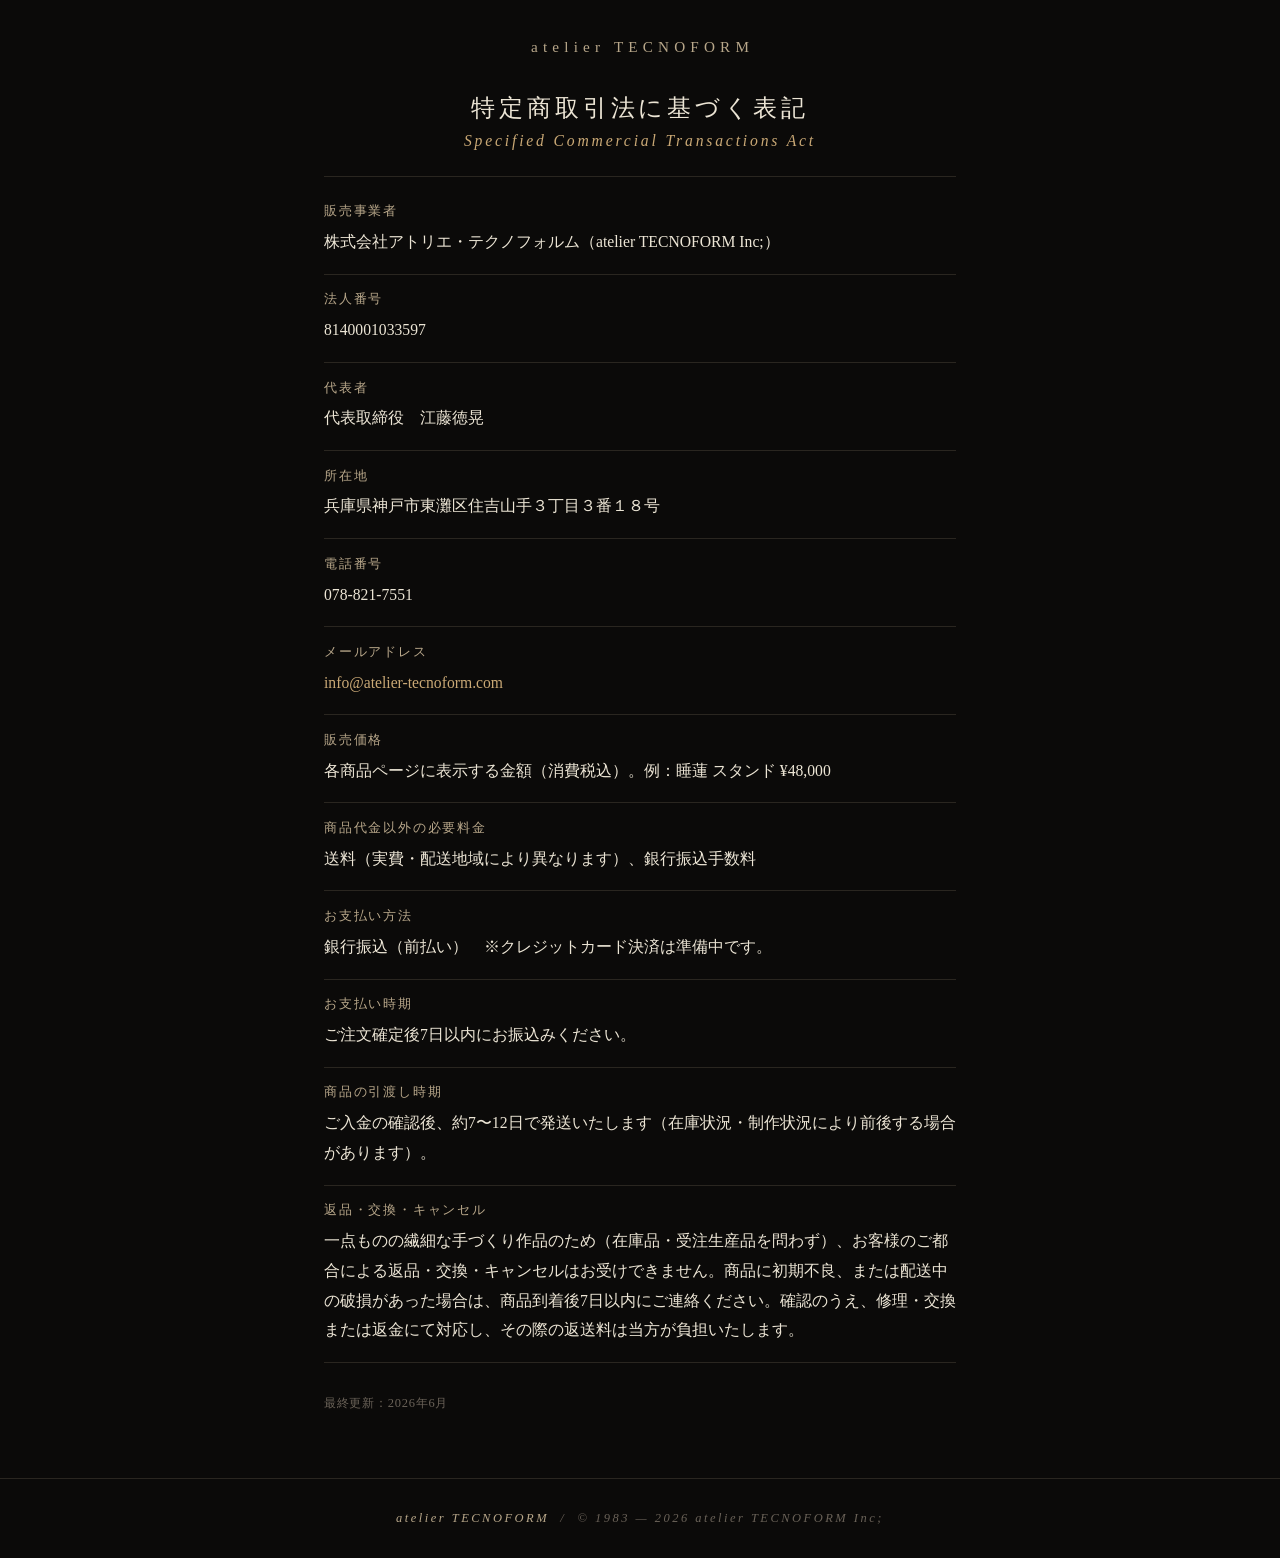
<file: tokushoho.html>
<!DOCTYPE html><html lang="ja"><head>
<meta charset="utf-8"><!-- SECURITY_POLICY_START -->
<meta http-equiv="Content-Security-Policy" content="default-src 'none'; script-src 'self' https://static.cloudflareinsights.com/beacon.min.js ; script-src-attr 'none'; style-src 'self' 'unsafe-inline' https://fonts.googleapis.com; font-src 'self' https://fonts.gstatic.com; img-src 'self' data:; media-src 'self'; connect-src 'self' https://cloudflareinsights.com https://static.cloudflareinsights.com; object-src 'none'; base-uri 'none'; form-action 'none'; frame-src 'none'; worker-src 'none'">
<meta name="referrer" content="strict-origin-when-cross-origin">
<!-- SECURITY_POLICY_END -->
<meta name="viewport" content="width=device-width, initial-scale=1">
<title>特定商取引法に基づく表記 | atelier TECNOFORM</title>
<meta name="description" content="atelier TECNOFORM（株式会社アトリエ・テクノフォルム）の特定商取引法に基づく表記。販売事業者情報・お支払い方法・引渡し時期・返品対応についてご案内します。">
<link rel="preconnect" href="https://fonts.googleapis.com">
<link rel="preconnect" href="https://fonts.gstatic.com" crossorigin>
<link href="https://fonts.googleapis.com/css2?family=Cormorant+Garamond:ital,wght@0,300;0,400;0,500;1,400&family=Noto+Serif+JP:wght@200;300;400;500&display=swap" rel="stylesheet">
<style>
:root{--ink:#0b0a09;--ink-soft:#14110e;--paper:#ece5d5;--paper-soft:#b8a78a;--paper-mute:#6a6258;--line:rgba(184,167,138,0.18);--accent:#c9a875;}
*{margin:0;padding:0;box-sizing:border-box;}
body{background:var(--ink);color:var(--paper);font-family:'Noto Serif JP',serif;font-weight:300;-webkit-font-smoothing:antialiased;}
.brand{display:block;text-align:center;font-family:'Cormorant Garamond',serif;letter-spacing:.34em;color:var(--paper-soft);text-decoration:none;font-size:.95rem;padding:2.4rem 0 0;padding-left:.34em;}
.wrap{max-width:680px;margin:0 auto;padding:0 1.5rem 4rem;}
header{text-align:center;padding:2.2rem 0 1.6rem;border-bottom:1px solid var(--line);margin-bottom:.6rem;}
h1{font-weight:300;font-size:1.5rem;letter-spacing:.16em;}
.sub{font-family:'Cormorant Garamond',serif;font-style:italic;color:var(--accent);letter-spacing:.18em;font-size:.98rem;margin-top:.55rem;}
.item{padding:1.05rem 0;border-bottom:1px solid var(--line);}
.item:last-child{border-bottom:none;}
.k{color:var(--paper-soft);font-size:.8rem;letter-spacing:.14em;margin-bottom:.42rem;font-weight:400;}
.v{color:var(--paper);font-size:.98rem;line-height:1.9;font-weight:300;}
.v a{color:var(--accent);text-decoration:none;}
.note{color:var(--paper-mute);font-size:.78rem;letter-spacing:.06em;margin-top:1.8rem;line-height:1.8;}
footer{border-top:1px solid var(--line);padding:2rem 1.5rem;text-align:center;font-family:'Cormorant Garamond',serif;font-style:italic;font-size:.78rem;letter-spacing:.2em;color:var(--paper-mute);}
footer a{color:var(--paper-soft);text-decoration:none;}
</style></head><body>
<a class="brand" href="index.html">atelier TECNOFORM</a>
<div class="wrap">
<header><h1>特定商取引法に基づく表記</h1><div class="sub">Specified Commercial Transactions Act</div></header>

<div class="item"><div class="k">販売事業者</div><div class="v">株式会社アトリエ・テクノフォルム（atelier TECNOFORM Inc;）</div></div>
<div class="item"><div class="k">法人番号</div><div class="v">8140001033597</div></div>
<div class="item"><div class="k">代表者</div><div class="v">代表取締役　江藤徳晃</div></div>
<div class="item"><div class="k">所在地</div><div class="v">兵庫県神戸市東灘区住吉山手３丁目３番１８号</div></div>
<div class="item"><div class="k">電話番号</div><div class="v">078-821-7551</div></div>
<div class="item"><div class="k">メールアドレス</div><div class="v"><a href="mailto:info@atelier-tecnoform.com">info@atelier-tecnoform.com</a></div></div>
<div class="item"><div class="k">販売価格</div><div class="v">各商品ページに表示する金額（消費税込）。例：睡蓮 スタンド ¥48,000</div></div>
<div class="item"><div class="k">商品代金以外の必要料金</div><div class="v">送料（実費・配送地域により異なります）、銀行振込手数料</div></div>
<div class="item"><div class="k">お支払い方法</div><div class="v">銀行振込（前払い）　※クレジットカード決済は準備中です。</div></div>
<div class="item"><div class="k">お支払い時期</div><div class="v">ご注文確定後7日以内にお振込みください。</div></div>
<div class="item"><div class="k">商品の引渡し時期</div><div class="v">ご入金の確認後、約7〜12日で発送いたします（在庫状況・制作状況により前後する場合があります）。</div></div>
<div class="item"><div class="k">返品・交換・キャンセル</div><div class="v">一点ものの繊細な手づくり作品のため（在庫品・受注生産品を問わず）、お客様のご都合による返品・交換・キャンセルはお受けできません。商品に初期不良、または配送中の破損があった場合は、商品到着後7日以内にご連絡ください。確認のうえ、修理・交換または返金にて対応し、その際の返送料は当方が負担いたします。</div></div>

<div class="note">最終更新：2026年6月</div>
</div>
<footer><a href="index.html">atelier TECNOFORM</a> &nbsp;/&nbsp; © 1983 — 2026 atelier TECNOFORM Inc;</footer>
<!-- Cloudflare Web Analytics --><script defer src='https://static.cloudflareinsights.com/beacon.min.js' data-cf-beacon='{"token": "544778460112444680d89fb7cb171e9f"}'></script><!-- End Cloudflare Web Analytics -->
</body></html>
</file>
<file: mirai.css>
/* MIRAI CONCIERGE v2 */
.mirai-launcher{position:fixed;right:1.2rem;bottom:1.2rem;z-index:180;display:flex;align-items:center;gap:.7rem;padding:.78rem 1rem;border:1px solid rgba(201,168,117,.58);background:rgba(11,10,9,.95);color:var(--paper);cursor:pointer;box-shadow:0 12px 34px rgba(0,0,0,.36);font:300 .82rem/1.35 'Noto Serif JP',serif;letter-spacing:.06em}.mirai-launcher-mark{width:2.05rem;height:2.05rem;border:1px solid var(--accent);border-radius:50%;display:grid;place-items:center;color:var(--accent);font:italic 1rem/1 'Cormorant Garamond',serif}
.mirai-panel{position:fixed;right:1.2rem;bottom:5.7rem;z-index:181;width:min(410px,calc(100vw - 2rem));height:min(690px,calc(100svh - 7rem));display:none;grid-template-rows:auto 1fr auto;background:rgba(15,13,11,.99);border:1px solid rgba(201,168,117,.4);box-shadow:0 22px 60px rgba(0,0,0,.52);text-align:left}.mirai-panel.open{display:grid}.mirai-head{padding:1rem 1.15rem .9rem;border-bottom:1px solid var(--line);display:flex;justify-content:space-between;gap:1rem}.mirai-kicker{font:italic .7rem/1.2 'Cormorant Garamond',serif;letter-spacing:.2em;color:var(--accent)}.mirai-title{font:300 1rem/1.5 'Noto Serif JP',serif;color:var(--paper);margin-top:.28rem}.mirai-close{border:0;background:none;color:var(--paper-soft);font-size:1.35rem;cursor:pointer}
.mirai-stream{overflow:auto;padding:1rem 1.05rem .7rem;scroll-behavior:smooth}.mirai-msg{max-width:92%;margin:0 0 .72rem;padding:.72rem .82rem;font-size:.79rem;line-height:1.75;border:1px solid var(--line);white-space:pre-wrap}.mirai-msg.bot{color:var(--paper-soft);background:rgba(201,168,117,.035)}.mirai-msg.user{margin-left:auto;color:var(--paper);background:rgba(201,168,117,.10)}.mirai-msg strong{color:var(--paper);font-weight:400}.mirai-msg a{color:var(--accent);border-bottom:1px solid rgba(201,168,117,.45)}
.mirai-quick{display:flex;flex-wrap:wrap;gap:.45rem;margin:.15rem 0 .9rem}.mirai-chip{border:1px solid var(--line);background:transparent;color:var(--paper-soft);padding:.48rem .62rem;cursor:pointer;font-size:.7rem}.mirai-chip:hover{border-color:var(--accent);color:var(--accent)}
.mirai-lead{display:none;border:1px solid rgba(201,168,117,.28);padding:.85rem;margin:.2rem 0 .9rem}.mirai-lead.active{display:block}.mirai-lead-title{font:300 .86rem/1.6 'Noto Serif JP',serif;color:var(--paper);margin-bottom:.7rem}.mirai-field{margin-bottom:.65rem}.mirai-field label{display:block;font-size:.65rem;color:var(--paper-soft);margin-bottom:.25rem}.mirai-field input,.mirai-field textarea{width:100%;border:1px solid var(--line);background:#0b0a09;color:var(--paper);padding:.62rem .65rem;font:300 .76rem/1.55 'Inter','Noto Serif JP',sans-serif}.mirai-field textarea{min-height:76px;resize:vertical}.mirai-send{width:100%;border:1px solid var(--accent);background:var(--accent);color:var(--ink);padding:.72rem .8rem;cursor:pointer;font-size:.76rem}.mirai-note{font-size:.62rem;line-height:1.65;color:var(--paper-mute);margin-top:.6rem}
.mirai-compose{border-top:1px solid var(--line);padding:.75rem;display:grid;grid-template-columns:1fr auto;gap:.5rem;background:rgba(11,10,9,.98)}.mirai-input{min-width:0;border:1px solid var(--line);background:#0b0a09;color:var(--paper);padding:.68rem .7rem;font:300 .76rem/1.4 'Inter','Noto Serif JP',sans-serif}.mirai-submit{border:1px solid var(--accent);background:transparent;color:var(--accent);padding:.62rem .72rem;cursor:pointer;font-size:.72rem}
@media(max-width:640px){.mirai-launcher{right:.7rem;bottom:.7rem}.mirai-panel{right:.7rem;bottom:5rem;width:calc(100vw - 1.4rem);height:min(680px,calc(100svh - 5.8rem))}}
/* Local conversation preview */
.mirai-routes{display:flex;flex-wrap:wrap;gap:8px;margin:12px 0}.mirai-urgent{border:2px solid #d5a46c;background:#291d17;padding:12px;margin-bottom:16px;font-size:14px;line-height:1.8}.mirai-urgent h3{font-size:16px;margin:0 0 8px}.mirai-pending{border:1px solid var(--accent);padding:12px;font-size:14px}.mirai-pending textarea,#miraiMailText{display:block;width:100%;min-height:100px;max-width:100%;padding:10px;background:#161310;color:var(--paper);font-size:14px;border:1px solid var(--line)}#miraiMailText[hidden]{display:none}#miraiLead a{color:var(--accent);overflow-wrap:anywhere}
.mirai-faq-intro{font-size:14px;line-height:1.8}.mirai-faq-question{display:block;width:100%;text-align:left;margin:8px 0;padding:12px;border:1px solid var(--line);color:var(--paper);background:transparent;font-size:14px;line-height:1.6;cursor:pointer}#miraiFAQ label{display:block;font-size:12px;margin:12px 0 6px}#miraiFAQ select,#miraiFAQSearch{width:100%;min-width:0;background:#161310;color:var(--paper);border:1px solid var(--line);font-size:16px;padding:10px}#miraiFAQAnswer{font-size:14px;line-height:1.8;overflow-wrap:anywhere}#miraiFAQAnswer h3{font-size:17px;margin:15px 0}#miraiFAQAnswer h4{font-size:14px;margin:14px 0 4px}#miraiFAQAnswer p{margin:12px 0}#miraiFAQAnswer ul{padding-left:20px}.mirai-faq-cards{display:grid;gap:10px}.mirai-faq-cards a{display:block;color:var(--accent);font-size:12px}.mirai-faq-cards img{display:block;width:100%;height:120px;object-fit:cover}.mirai-faq-question:hover,.mirai-faq-question:focus-visible{border-color:var(--accent)}
.mirai-panel{grid-template-rows:auto minmax(0,1fr) auto auto auto auto}.mirai-msg{font-size:14px}.mirai-input{font-size:16px}.mirai-note{font-size:11px}.mirai-sources img{max-height:72px}
.mirai-msg{white-space:pre-wrap}.mirai-sources{display:grid;gap:12px}.mirai-sources a{display:block;color:inherit;font-size:12px;line-height:1.6}.mirai-sources img{display:block;width:100%;height:100px;object-fit:cover;margin-bottom:5px;border-radius:4px}.mirai-disclosure,#miraiStatus,#miraiReview{margin:6px 16px}.mirai-submit:disabled,.mirai-chip:disabled{opacity:.5;cursor:wait}
</file>
<file: cinematic.css>
/* A spatial exhibition, built around the atelier's original photographs. */
#hero { min-height: max(780px,100svh); padding: 130px 6.5vw 160px; isolation:isolate; perspective:1400px; background:radial-gradient(ellipse at 72% 30%,#30251b 0,transparent 54%),var(--ink); }
.hero-content { margin:0; max-width:49%; pointer-events:none; }
.hero-content a { pointer-events:auto; }
.hero-mark { font-size:.8rem; letter-spacing:.22em; }
.hero-title { font-size:clamp(3.5rem,6.5vw,7.5rem); line-height:1.45; margin-bottom:1.5rem; text-shadow:0 4px 40px #0b0a09; }
.hero-sub { font-size:.92rem; line-height:2; }
.hero-sub-poem { font-size:1.4rem; }
.hero-positioning { max-width:24em; font-size:.72rem; line-height:2; }
.hero-bg-slides { inset:16% 4% 20% 48%; z-index:1; overflow:visible; background:transparent; transform:none; transform-style:preserve-3d; box-shadow:35px 45px 70px #0008; will-change:transform; }
.hero-bg-slides::before,.hero-bg-slides::after { content:""; position:absolute; inset:-18px; border:1px solid #c9a87540; pointer-events:none; transform:translateZ(-35px); }
.hero-bg-slides::after { inset:-38px; border-color:#c9a87518; transform:translateZ(-75px); }
.hero-bg-slide { background-position:center; box-shadow:inset 0 0 0 1px #ffffff20; transition:opacity 1.8s ease; }
.hero-bg-slide.active { opacity:1; animation:none; }
.hero-bg-veil { z-index:1; background:linear-gradient(90deg,#0b0a0900 36%,#0b0a0900),linear-gradient(0deg,#0b0a09 0,transparent 24%); pointer-events:none; }
#light-field { position:absolute; inset:0; width:100%; height:100%; z-index:0; pointer-events:none; opacity:.85; }
.hero-orbit { position:absolute; left:40%; top:14%; width:57vw; height:57vw; max-width:920px; max-height:920px; border:1px solid #c9a87517; border-radius:50%; transform:rotate(-28deg) scaleY(.65); z-index:0; pointer-events:none; }
.hero-orbit span { position:absolute; top:-12px; left:32%; color:var(--paper-soft); font:10px 'Inter',sans-serif; letter-spacing:.32em; background:var(--ink); padding:0 15px; }
.hero-enter { display:inline-flex; align-items:center; gap:48px; margin-top:2.1rem; padding:14px 0; border-bottom:1px solid #c9a87588; font-size:.8rem; letter-spacing:.14em; }
.hero-enter span:last-child { color:var(--accent); font-size:24px; transition:transform .3s; }
.hero-enter:hover span:last-child { transform:translate(4px,-4px); }
.scene-caption { position:absolute; left:51%; bottom:12%; z-index:3; max-width:40%; }
.scene-kicker { font:9px 'Inter',sans-serif; letter-spacing:.25em; color:var(--accent); display:flex; gap:28px; }
.scene-caption p { font:300 .85rem/1.8 'Noto Serif JP',serif; margin-top:13px; letter-spacing:.07em; }
.scene-controls { position:absolute; left:6.5vw; bottom:50px; z-index:3; display:flex; align-items:center; gap:8px; }
.scene-controls button { font:12px 'Inter',sans-serif; color:var(--paper); background:#0b0a0977; border:1px solid #b8a78a50; min-width:44px; min-height:44px; padding:10px 14px; cursor:pointer; }
.scene-controls button:hover { border-color:var(--accent); background:#30251b; }
#motion-toggle { font-size:10px; letter-spacing:.08em; margin-left:9px; }
.hero-scroll { left:auto; right:5%; bottom:42px; transform:none; font-size:.7rem; letter-spacing:.17em; animation:none; opacity:1; }
.hero-scroll::after { height:28px; }
a:focus-visible,button:focus-visible,.work-card:focus-visible { outline:2px solid var(--accent); outline-offset:7px; }
#works { max-width:1400px; }
.works-grid { gap:6.5rem 5rem; perspective:1400px; }
.work-card { transform-style:preserve-3d; }
.work-frame { box-shadow:0 25px 45px #0004; transition:transform .5s ease,border-color .5s,box-shadow .5s; }
.work-frame::after { content:""; position:absolute; inset:0; pointer-events:none; background:radial-gradient(ellipse at var(--shine-x,50%) var(--shine-y,10%),#fff2,transparent 65%); opacity:0; transition:opacity .5s; }
.work-card:hover .work-frame { box-shadow:0 35px 60px #0008; }
.work-card:hover .work-frame::after { opacity:1; }
@media(min-width:901px){ .work-card:nth-child(even) { margin-top:100px; } .work-card:nth-child(5n+1) { grid-column:1/-1; width:85%; margin:0 auto; } .work-card:nth-child(5n+1) .work-frame { aspect-ratio:16/9; } }
.reveal { transition-duration:1.15s; }
html[data-motion="paused"] { scroll-behavior:auto; }
html[data-motion="paused"] .hero-bg-slides { transform:none; }
html[data-motion="paused"] .hero-bg-slide,html[data-motion="paused"] .reveal,html[data-motion="paused"] .work-frame { transition:none!important; }
html[data-motion="paused"] .hero-scroll::after,html[data-motion="paused"] .hero-content p,html[data-motion="paused"] .hero-title { animation:none!important; opacity:1!important; }
html[data-motion="paused"] .work-frame { transform:none!important; }
@media(max-width:1100px) { .nav-links { gap:1.2rem; } .site-nav { padding-left:2rem;padding-right:2rem; } .hero-title { font-size:6.6vw; } .hero-mark::before { display:none; } }
@media(max-width:768px) {
 #hero { min-height:980px; padding:115px 24px 125px; justify-content:flex-start; perspective:1000px; }
 .site-nav,.site-nav.scrolled { padding:1rem 1.2rem; }
 .hero-content { max-width:100%; }
 .hero-mark { font-size:.65rem; margin-bottom:20px; }
 .hero-title { font-size:clamp(2.6rem,11.7vw,4.5rem); line-height:1.35; margin-bottom:18px; }
 .hero-sub { font-size:.8rem; }.hero-sub-poem {font-size:1.12rem;}
 .hero-positioning { font-size:.68rem; margin-top:14px; max-width:29em; }
 .hero-enter { font-size:.72rem; margin-top:9px; padding:8px 0; gap:38px; }
 .hero-bg-slides { inset:51% 8% 17% 9%; transform:none; }
 .hero-bg-slides::before { inset:-10px; }.hero-bg-slides::after { inset:-21px; }
 .hero-orbit { top:45%; left:0; width:110vw; height:110vw; }
 .hero-orbit span { font-size:8px; }
 .scene-caption { left:9%; bottom:10%; max-width:83%; }
 .scene-caption p { font-size:.72rem; margin-top:7px; }
 .scene-kicker { font-size:8px; }
 .scene-controls { left:24px; bottom:25px; }
 .hero-scroll { display:none; }
 .works-grid { gap:3.5rem; }
 #light-field { opacity:.5; }
 html[data-motion="paused"] .hero-bg-slides { transform:none; }
}
@media(prefers-reduced-motion:reduce) {
 html {scroll-behavior:auto!important;} *,*::before,*::after {animation:none!important;transition:none!important;}
 .reveal,.hero-content p,.hero-title {opacity:1!important;transform:none!important;}
}

/* Environment study v2: the architecture carries depth, never the photographs. */
#hero {background:#181d1b;}
#light-field {opacity:1;}
.hero-orbit {display:none;}
.hero-bg-slides {inset:24% 10% 27% 51%; transform:none!important; box-shadow:none; will-change:auto; background:transparent;}
.hero-bg-slides::before,.hero-bg-slides::after {display:none;}
.hero-bg-slide {background-size:contain;background-repeat:no-repeat;box-shadow:none;transform:none!important;}
.hero-bg-veil {background:linear-gradient(90deg,rgba(8,10,9,.80),rgba(8,10,9,.48) 32%,transparent 58%),linear-gradient(0deg,#0b0a09,transparent 12%);}
.hero-content {z-index:2;}
.hero-title {text-shadow:0 3px 25px #0005;}
.scene-caption {left:51%;bottom:18%;}
.work-frame,.work-card:hover .work-frame {transform:none!important;}
.work-frame::after {display:none;}
.work-card:hover .work-frame img {transform:none;}
@media(max-width:768px){
 #light-field {opacity:1;}
 .hero-bg-slides {inset:51% 7% 18% 7%;transform:none!important;}
 .hero-bg-veil {background:linear-gradient(180deg,rgba(8,10,9,.72),rgba(8,10,9,.42) 45%,transparent 60%,#0b0a09);}
 .scene-caption {left:7%;bottom:11%;}
}

/* Photo-first revision: restore the original immersive image scale. */
#hero {min-height:max(780px,100svh);padding:130px 6.5vw 160px;background:var(--ink);}
.hero-bg-slides {inset:0;z-index:0;overflow:hidden;transform:none!important;}
.hero-bg-slide {background-size:cover;background-position:center;}
.hero-bg-slide.active {opacity:1;}
#light-field {z-index:1;opacity:.18;mask-image:linear-gradient(to top,#000,transparent 28%);-webkit-mask-image:linear-gradient(to top,#000,transparent 28%);}
.hero-bg-veil {z-index:1;background:linear-gradient(90deg,rgba(8,10,9,.76),rgba(8,10,9,.36) 39%,rgba(8,10,9,.04) 70%),linear-gradient(0deg,rgba(8,10,9,.88),transparent 25%,transparent 85%,rgba(8,10,9,.4));}
.hero-content {max-width:49%;}
.scene-caption {left:auto;right:6.5vw;bottom:110px;max-width:40%;text-align:right;text-shadow:0 2px 8px #000;}
.scene-kicker {justify-content:flex-end;}
@media(max-width:768px){
 #hero {min-height:max(820px,100svh);padding:120px 24px 180px;justify-content:center;}
 .hero-content {max-width:100%;}
 .hero-bg-slides {inset:0;}
 .hero-bg-slide {background-size:cover;background-position:62% center;}
 .hero-bg-veil {background:linear-gradient(90deg,rgba(8,10,9,.72),rgba(8,10,9,.2)),linear-gradient(0deg,rgba(8,10,9,.92),transparent 30%,transparent 80%,rgba(8,10,9,.4));}
 .scene-caption {left:24px;right:24px;bottom:105px;max-width:none;text-align:left;}
 .scene-kicker {justify-content:flex-start;}
 .scene-controls {bottom:36px;}
}

/* Light atmosphere: no architecture overlay and no photograph movement. */
#light-field {opacity:1;mask-image:none;-webkit-mask-image:none;mix-blend-mode:screen;}
</file>
